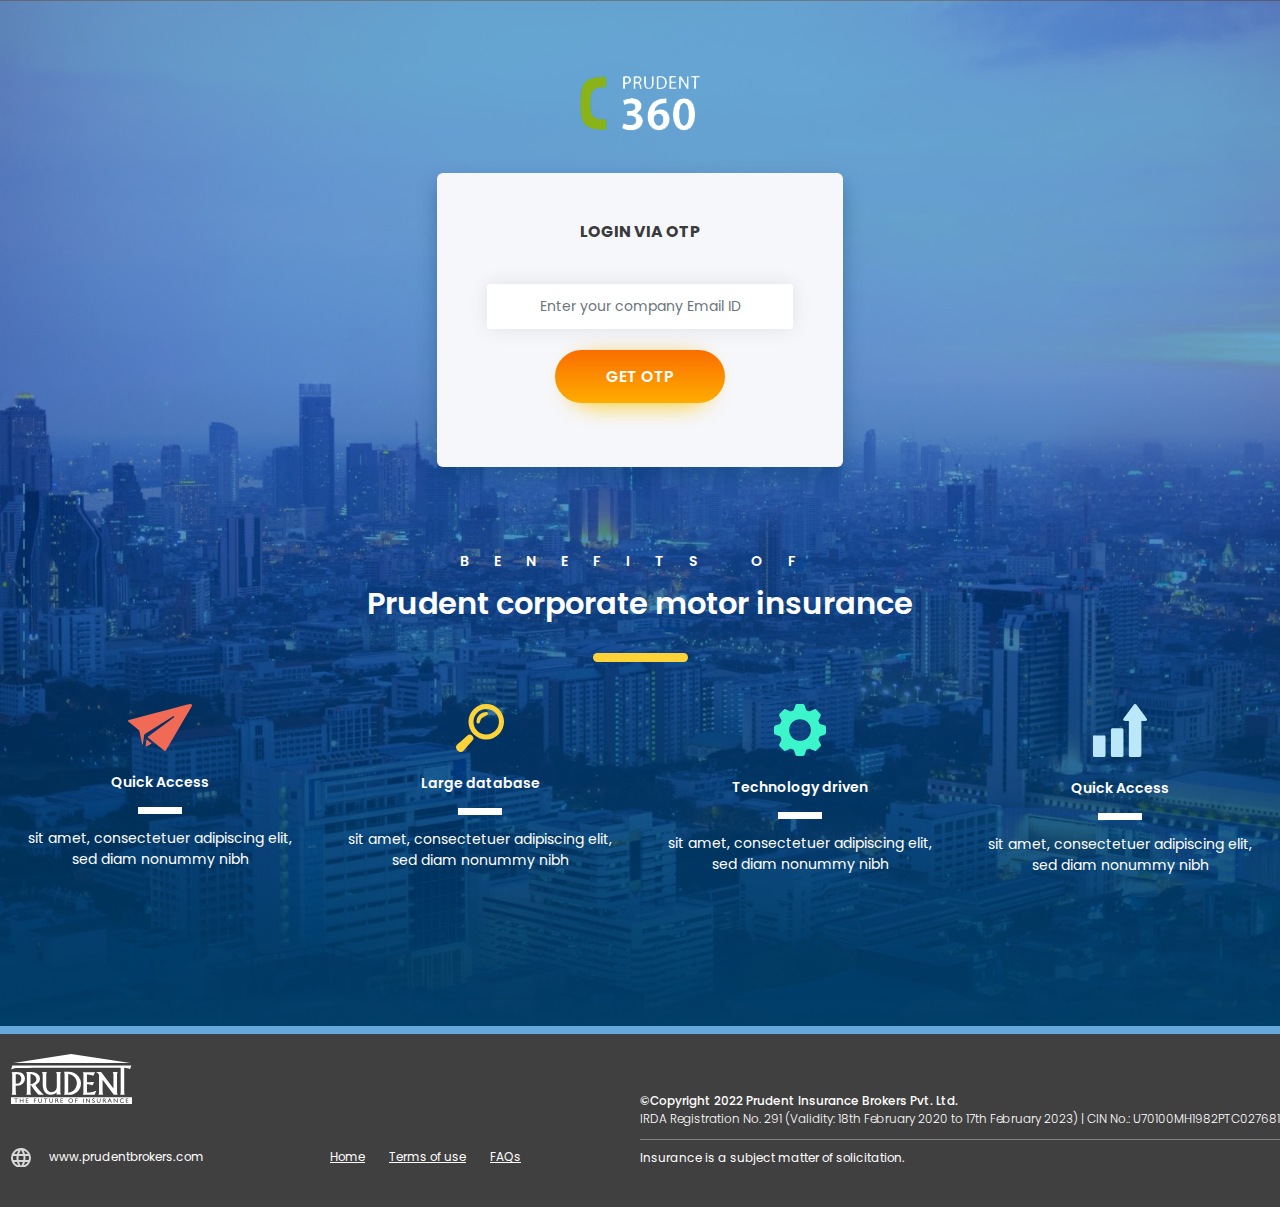
<file: Prudent1/index.html>
<!DOCTYPE html>
<html lang="en">


<!-- Mirrored from 103.35.121.184/Prudent1/ by HTTrack Website Copier/3.x [XR&CO'2014], Tue, 10 May 2022 11:31:05 GMT -->
<head>
    <meta charset="utf-8">
    <meta content="width=device-width, initial-scale=1.0" name="viewport">

    <title>Prudent</title>
    <meta content="" name="descriptison">
    <meta content="" name="keywords">

    <!-- Favicons -->
     
    <link href="assets/img/apple-touch-icon.html" rel="apple-touch-icon">

    <!-- Google Fonts -->
    <link href="https://fonts.googleapis.com/css2?family=Poppins:wght@300;400;500;600;700&amp;display=swap" rel="stylesheet">

    <!-- Vendor CSS Files -->
    <link href="assets/css/bootstrap.min.css" rel="stylesheet">
    <link rel="stylesheet" type="text/css" href="assets/css/material-design-iconic-font.min.css">

    <!-- Template Main CSS File -->
    <link href="assets/css/style.css" rel="stylesheet">
</head>

<body>



    <section class="login_section">
      <div class="container">
        <div class="row">
          <div class="col-xl-4 text-center mx-auto mb-5">
              <a href="index-2.html">
                <img src="assets/img/logo.png" class="img-fluid" alt="logo" />
              </a>
              <div class="login_box text-center mt-5">
                <div id="login">
                  <h6 class="bold-text mb-5 text-uppercase">Login via OTP</h6>
                  <input type="text" class="form-control text-center shadow" placeholder="Enter your company Email ID">
                  <a href="javascript:void(0)" id="send_otp" class="btn btn-primary mt-4 mb-3">
                    <div class="btn-text" style="min-width: 170px;">GET OTP</div>
                  </a>
                </div>
                <div id="otp_login">
                  <h6 class="medium-text mb-4 ">
                    Enter the OTP sent to your company
                    email ID naveen.n@prudentbrokers.com
                  </h6>
                  <div class="row my-5">
                    <div class="col">
                      <input type="text" class="form-control border-radius text-center shadow semibold-text grey-text" maxlength="1">
                    </div>
                    <div class="col">
                      <input type="text" class="form-control border-radius text-center shadow semibold-text grey-text" maxlength="1">
                    </div>
                    <div class="col">
                      <input type="text" class="form-control border-radius text-center shadow semibold-text grey-text" maxlength="1">
                    </div>
                    <div class="col">
                      <input type="text" class="form-control border-radius text-center shadow semibold-text grey-text" maxlength="1">
                    </div>
                  </div>
                  <a href="motor-insurance.html" class="btn btn-primary mb-3">
                    <div class="btn-text" style="min-width: 170px;">LOGIN</div>
                  </a>
                  <p class="font-14 grey-text mt-4">Haven't received an OTP? <a href="javascript:void(0)" class="grey-text">Resend</a></p>
                </div>
              </div>
          </div>       
          <div class="login_advantage mt-5 text-center white-text">
            <p class="semibold-text text-uppercase text-center" style="letter-spacing: 25px;">benefits of</p>
            <h2 class="semibold-text my-3 text-center">Prudent corporate motor insurance</h2>
            <div class="divider mb-5 mx-auto"></div>
            <ul class="row">
              <li class="col-md-6 col-lg-3 ">
                <img src="assets/img/quick.svg" alt="icon" class="img-fluid" />
                <p class="semibold-text mt-4">Quick Access</p>
                <div class="divider mx-auto my-3"></div>
                <p>sit amet, consectetuer adipiscing elit, sed diam nonummy nibh </p>
              </li>
              <li class="col-md-6 col-lg-3 ">
                <img src="assets/img/large.svg" alt="icon" class="img-fluid" />
                <p class="semibold-text mt-4">Large database</p>
                <div class="divider mx-auto my-3"></div>
                <p>sit amet, consectetuer adipiscing elit, sed diam nonummy nibh </p>
              </li>
              <li class="col-md-6 col-lg-3 ">
                <img src="assets/img/technology.svg" alt="icon" class="img-fluid" />
                <p class="semibold-text mt-4">Technology driven</p>
                <div class="divider mx-auto my-3"></div>
                <p>sit amet, consectetuer adipiscing elit, sed diam nonummy nibh </p>
              </li>
              <li class="col-md-6 col-lg-3 ">
                <img src="assets/img/seller.svg" alt="icon" class="img-fluid" />
                <p class="semibold-text mt-4">Quick Access</p>
                <div class="divider mx-auto my-3"></div>
                <p>sit amet, consectetuer adipiscing elit, sed diam nonummy nibh </p>
              </li>
            </ul>
          </div>
        </div>
      </div>
    </section>


    <!-- Footer Section -->
    <footer>
      <div class="container">
        <div class="row align-items-end">
          <div class="col-xl-3 col-md-6">
            <img src="assets/img/footer_logo.svg" class="img-fluid" alt="footer-logo">
            <div class="d-block mt-xl-5 mt-3">
              <svg xmlns="http://www.w3.org/2000/svg" width="20" height="19.953" viewBox="0 0 20 19.953">
                <g id="Group_22" data-name="Group 22" transform="translate(-274.004 -163.363)">
                  <path id="Path_72" data-name="Path 72" d="M276.931,166.29A9.951,9.951,0,1,1,274,173.34,9.637,9.637,0,0,1,276.931,166.29Zm-.679,9.063h3.372a14.534,14.534,0,0,1,0-4.028h-3.372a8.788,8.788,0,0,0,0,4.028Zm3.794-6A14.733,14.733,0,0,1,281.4,165.8a7.583,7.583,0,0,0-4.309,3.559Zm-2.951,7.963a7.579,7.579,0,0,0,4.309,3.56,14.718,14.718,0,0,1-1.358-3.56Zm9.227-1.967a10.936,10.936,0,0,0,0-4.028h-4.684a14.5,14.5,0,0,0,0,4.028Zm-2.342-9.977a13.3,13.3,0,0,0-1.873,3.981H285.9A14.245,14.245,0,0,0,283.981,165.377Zm0,15.925a14.228,14.228,0,0,0,1.92-3.981h-3.794A13.283,13.283,0,0,0,283.981,181.3Zm6.932-11.944A7.585,7.585,0,0,0,286.6,165.8a14.782,14.782,0,0,1,1.358,3.559ZM286.6,180.881a7.581,7.581,0,0,0,4.309-3.56h-2.951A14.767,14.767,0,0,1,286.6,180.881Zm1.733-5.527h3.372a7.357,7.357,0,0,0,0-4.028h-3.372a14.5,14.5,0,0,1,0,4.028Z" fill="#d9d9d9"/>
                </g>
              </svg>              
              <a href="javascript:void(0)" class="ms-3">www.prudentbrokers.com</a>
            </div>
          </div>
          <div class="col-lg-3 col-md-6 mt-4 p-0">
            <ul class="footer_list">
              <li><a href="javascript:void(0)">Home</a></li>
              <li><a href="javascript:void(0)">Terms of use</a></li>
              <li><a href="javascript:void(0)">FAQs</a></li>
            </ul>
          </div>
          <div class="col-xl-6 p-xl-0 mt-4 mt-xl-0">
            <p class="light-text">
             <span class="medium-text d-block"> ©Copyright 2022 Prudent Insurance Brokers Pvt. Ltd.</span>
              IRDA Registration No. 291 (Validity: 18th February 2020 to 17th February 2023) | CIN No.: U70100MH1982PTC027681
            </p>
            <div class="divider-footer"></div>
            <p>Insurance is a subject matter of solicitation.</p>
          </div>
        </div>
      </div>
    </footer>


    <div class="modal fade" id="quote_modal" data-bs-backdrop="static" data-bs-keyboard="false" tabindex="-1" aria-labelledby="staticBackdropLabel" aria-hidden="true">
      <div class="modal-dialog modal-dialog-centered modal-xl">
        <div class="modal-content">
            
            <div class="row">
              <div class="col-xl-4"> 
                <div class="quote_left_bg py-3">
                    <button type="button" class="btn-close mb-3" data-bs-dismiss="modal" aria-label="Close">
                      <svg xmlns="http://www.w3.org/2000/svg" width="29" height="26" viewBox="0 0 29 26" >
                        <text id="_" data-name="" fill="#65aada" font-size="26" font-family="Material-Design-Iconic-Font"><tspan x="0" y="23"></tspan></text>
                      </svg>
                    </button>
                    <h5 class="semibold-text blue-dark-text mt-3">Your car details</h5>
                    <div class="left_divider"></div>
                    <img src="assets/img/quote-car.svg" class="img-fluid" alt="car"  >
                    <div class="car_detail_box my-4">
                      <ul>
                        <li><h5 class="semibold-text">HONDA</h5></li>
                        <li><h5 class="semibold-text">WRV</h5></li>
                        <li>I-DTEC, Diesel</li>
                        <li>KA02 MP4407</li>
                        <li>Registration: 2019</li>
                      </ul>
                    </div>
                </div>
              </div>
              <div class="col-xl-8 px-5">
                <div class="mt-3 text-end d-block">
                  <button type="button" class="btn-close" data-bs-dismiss="modal" aria-label="Close">
                      <svg xmlns="http://www.w3.org/2000/svg" width="16" height="16" viewBox="0 0 17.305 17.305">
                        <g id="Group_479" data-name="Group 479" transform="translate(-132.885 -416.219)">
                          <path id="Path_292" data-name="Path 292" d="M150.19,418.35l-6.5,6.5,6.5,6.5-2.182,2.182-6.5-6.5-6.5,6.5-2.131-2.132,6.5-6.5-6.5-6.5,2.182-2.182,6.5,6.5,6.5-6.5Z" transform="translate(0 0)" fill="#d9d9d9"></path>
                        </g>
                      </svg>                  
                  </button>
                </div>
                <h2 class="blue-dark-text semibold-text mt-3">Just a click away to view quotes</h2>
                <div class="form-group mt-4">
                  <h5 class="semibold-text mb-3">Vehicle Owner Type</h5>
                  <div class="form-check form-check-inline  form-check-radio mt-2 pt-1">
                    <input class="form-check-input" type="radio" name="inlineRadioOptions" id="inlineRadio1" value="option1" checked>
                    <div class="check"></div>
                    <label class="form-check-label" for="inlineRadio1">Individual</label>
                  </div>
                  <div class="form-check form-check-inline  form-check-radio mt-2 pt-1">
                    <input class="form-check-input" type="radio" name="inlineRadioOptions" id="inlineRadio2" value="option2">
                    <div class="check"></div>
                    <label class="form-check-label" for="inlineRadio2">Organisation</label>
                  </div>
                </div>
                <div class="form-group mt-4">
                  <h5 class="semibold-text mb-3">Has your Policy Expired?</h5>
                  <div class="form-check form-check-inline  form-check-radio mt-2 pt-1">
                    <input class="form-check-input" type="radio" name="inlineRadioOptions2" id="inlineRadio3" value="option3" checked>
                    <div class="check"></div>
                    <label class="form-check-label" for="inlineRadio3">Not Expired</label>
                  </div>
                  <div class="form-check form-check-inline  form-check-radio mt-2 pt-1">
                    <input class="form-check-input" type="radio" name="inlineRadioOptions2" id="inlineRadio4" value="option4">
                    <div class="check"></div>
                    <label class="form-check-label" for="inlineRadio4">Expired</label>
                  </div>
                </div>
                <div class="form-group mt-4">
                  <h5 class="semibold-text mb-3">Have you made claim in the previous year?</h5>
                  <div class="form-check form-check-inline  form-check-radio mt-2 pt-1">
                    <input class="form-check-input" type="radio" name="inlineRadioOptions3" id="inlineRadio5" value="option5" checked>
                    <div class="check"></div>
                    <label class="form-check-label" for="inlineRadio5">Yes</label>
                  </div>
                  <div class="form-check form-check-inline  form-check-radio mt-2 pt-1">
                    <input class="form-check-input" type="radio" name="inlineRadioOptions3" id="inlineRadio6" value="option6">
                    <div class="check"></div>
                    <label class="form-check-label" for="inlineRadio6">No</label>
                  </div>
                </div>
                <div class="form-group mt-4">
                  <input type="text" class="form-control phone icon border" placeholder="Enter your Phone number">
                </div>
                
                <a href="result.html" class="btn btn-primary my-5">
                  <div class="btn-text">VIEW QUOTES</div>
                </a>
              </div>
            </div>
         
         
           
           
         
        </div>
      </div>
    </div>


    <!-- Vendor JS Files -->
    <script src="assets/js/jquery.min.js"></script>
    <script src="assets/js/bootstrap.bundle.min.js"></script>


    <!-- Template Main JS File -->
    <script src="assets/js/main.js"></script>

</body>


<!-- Mirrored from 103.35.121.184/Prudent1/ by HTTrack Website Copier/3.x [XR&CO'2014], Tue, 10 May 2022 11:31:12 GMT -->
</html>
</file>
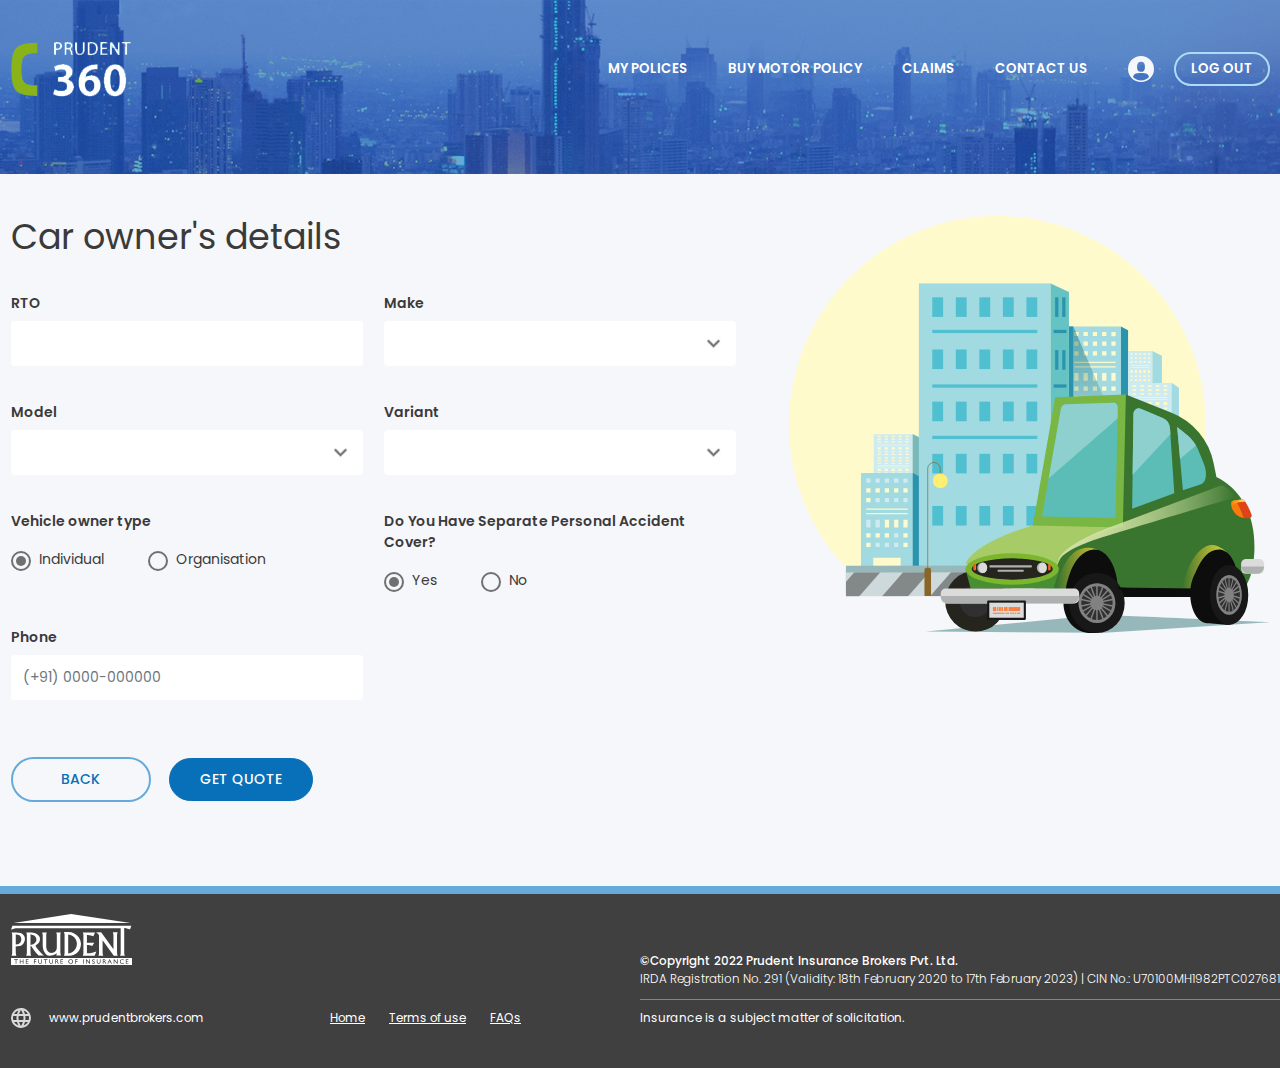
<file: Prudent1/brand-new.html>
<!DOCTYPE html>
<html lang="en">


<!-- Mirrored from 103.35.121.184/Prudent1/brand-new.html by HTTrack Website Copier/3.x [XR&CO'2014], Tue, 10 May 2022 11:32:01 GMT -->
<head>
    <meta charset="utf-8">
    <meta content="width=device-width, initial-scale=1.0" name="viewport">

    <title>Prudent</title>
    <meta content="" name="descriptison">
    <meta content="" name="keywords">

    <!-- Favicons -->
     
    <link href="assets/img/apple-touch-icon.html" rel="apple-touch-icon">

    <!-- Google Fonts -->
    <link href="https://fonts.googleapis.com/css2?family=Poppins:wght@300;400;500;600;700&amp;display=swap" rel="stylesheet">

    <!-- Vendor CSS Files -->
    <link href="assets/css/bootstrap.min.css" rel="stylesheet">
    <link rel="stylesheet" type="text/css" href="assets/css/material-design-iconic-font.min.css">

    <!-- Template Main CSS File -->
    <link href="assets/css/style.css" rel="stylesheet">
</head>

<body>


    

    <!-- Header -->
    <header class="header_image">
        <div class="container">
            <div class="header_box">
                <div class="row">
                    <div class="col-md-12">
                        <nav class="navbar navbar-expand-xl justify-content-between">                            
                              <a class="navbar-brand" href="index-2.html">
                                <img src="assets/img/logo.png" class="img-fluid" alt="logo" />
                              </a>
                              <button class="navbar-toggler" type="button" data-bs-toggle="collapse" data-bs-target="#navbarNav" aria-controls="navbarNav" aria-expanded="false" aria-label="Toggle navigation">
                                <svg xmlns="http://www.w3.org/2000/svg" width="32" height="32" viewBox="0 0 24 24" fill="none" stroke="currentColor" stroke-width="2" stroke-linecap="round" stroke-linejoin="round" class="feather feather-align-right"><line x1="21" y1="10" x2="7" y2="10"></line><line x1="21" y1="6" x2="3" y2="6"></line><line x1="21" y1="14" x2="3" y2="14"></line><line x1="21" y1="18" x2="7" y2="18"></line></svg>
                              </button>
                              <div class="collapse navbar-collapse" id="navbarNav">
                                <ul class="navbar-nav">
                                  <li class="nav-item">
                                    <a class="nav-link" href="policies.html">MY POLICES</a>
                                  </li>
                                  <li class="nav-item">
                                    <a class="nav-link" href="quote.html">BUY MOTOR POLICY</a>
                                  </li>
                                  <li class="nav-item">
                                    <a class="nav-link" href="claim.html">CLAIMS</a>
                                  </li>
                                  <li class="nav-item">
                                    <a class="nav-link" href="contact.html">CONTACT US</a>
                                  </li>
                                  <li class="nav-item dropdown">
                                    <a class="nav-link dropdown-toggle py-1" href="javascript:void(0)" id="navbarDropdown" role="button" data-bs-toggle="dropdown" aria-expanded="false">
                                        <svg xmlns="http://www.w3.org/2000/svg" width="26.002" height="26.001" viewBox="0 0 26.002 26.001">
                                            <path id="Subtraction_9" data-name="Subtraction 9" d="M-8439,5967a12.918,12.918,0,0,1-9.193-3.808A12.919,12.919,0,0,1-8452,5954a12.917,12.917,0,0,1,3.808-9.192A12.918,12.918,0,0,1-8439,5941a12.914,12.914,0,0,1,9.193,3.808A12.917,12.917,0,0,1-8426,5954a12.919,12.919,0,0,1-3.808,9.193A12.914,12.914,0,0,1-8439,5967Zm.018-8.905c-1.134,0-2.282.012-3.413.037a4.827,4.827,0,0,0-4.631,3.871,10.97,10.97,0,0,0,8.026,3.447,10.966,10.966,0,0,0,8.041-3.462,4.955,4.955,0,0,0-4.668-3.856C-8436.72,5958.107-8437.849,5958.1-8438.982,5958.1Zm-.091-11.329a3.783,3.783,0,0,0-3.662,3.005,14.721,14.721,0,0,0-.114,3.509,3.813,3.813,0,0,0,3.54,3.57,3.341,3.341,0,0,0,.354.017,3.814,3.814,0,0,0,3.707-2.976,8.9,8.9,0,0,0,.117-1.434c0-.052,0-.3,0-.543v-.182c0-.162,0-.3,0-.356.013-.312.009-.639-.01-.974a3.913,3.913,0,0,0-3.583-3.621c-.091-.007-.211-.015-.333-.015Z" transform="translate(8452.001 -5940.999)" fill="#f6f7fb"/>
                                          </svg> 
                                    </a>
                                    <ul class="dropdown-menu" aria-labelledby="navbarDropdown">
                                      <li><a class="dropdown-item" href="javascript:void(0)">Action</a></li>
                                      <li><a class="dropdown-item" href="javascript:void(0)">Another action</a></li>
                                      <li><hr class="dropdown-divider"></li>
                                      <li><a class="dropdown-item" href="javascript:void(0)">Something else here</a></li>
                                    </ul>
                                  </li>
                                  <li class="nav-item">
                                    <a class="nav-link logout-btn m-xl-0 mt-2" href="javascript:void(0)">
                                        LOG OUT
                                    </a>
                                  </li>
                                </ul>
                              </div>
                          </nav>
                    </div>
                </div>
            </div>
        </div>
    </header>

    <!-- Middle Section -->

    <section class="py-5 mb-5">
      <div class="container">
        <div class="row">
          <div class="col-xl-5 ps-xl-5 text-center text-xl-left order-xl-2 mb-xl-0 mb-5">
            <img src="assets/img/brand-new.svg" class="img-fluid" alt="Quotes"   />
          </div>
          <div class="col-xl-7">
            <h1 class="regular-text mb-3">Car owner's details</h1>
            <div class="row">
              <div class="col-lg-6">
                <div class="form-group mt-4">
                  <label class="form-label">RTO</label>
                  <input type="text" class="form-control">
                </div>
              </div>
              <div class="col-lg-6">
                <div class="form-group mt-4">
                  <label class="form-label">Make</label>
                  <select class="form-control">
                    <option selected></option>
                    <option>Honda</option>
                    <option>Kia</option>
                  </select>
                </div>
              </div>
              <div class="col-lg-6">
                <div class="form-group mt-4">
                  <label class="form-label">Model</label>
                  <select class="form-control">
                    <option selected></option>
                    <option>Amaze</option>
                    <option>City</option>
                  </select>
                </div>
              </div>
              <div class="col-lg-6">
                <div class="form-group mt-4">
                  <label class="form-label">Variant</label>
                  <select class="form-control">
                    <option selected></option>
                    <option>1.5 Diesel</option>
                    <option>1.2 Petrol</option>
                  </select>
                </div>
              </div>
              <div class="col-lg-6">
                <div class="form-group mt-4">
                  <label class="form-label">Vehicle owner type</label>
                  <div class="form-check form-check-inline form-check-radio mt-2 pt-1">
                    <input class="form-check-input" type="radio" name="inlineRadioOptions1" id="inlineRadio1" value="option5" checked>
                    <div class="check"></div>
                    <label class="form-check-label" for="inlineRadio1">Individual</label>
                  </div>
                  <div class="form-check form-check-inline form-check-radio mt-2 pt-1">
                    <input class="form-check-input" type="radio" name="inlineRadioOptions1" id="inlineRadio2" value="option6">
                    <div class="check"></div>
                    <label class="form-check-label" for="inlineRadio2">Organisation</label>
                  </div>
                </div>
              </div>
              <div class="col-lg-6">
                <div class="form-group mt-4">
                  <label class="form-label">Do You Have Separate Personal Accident Cover?</label>
                  <div class="form-check form-check-inline form-check-radio mt-2 pt-1">
                    <input class="form-check-input" type="radio" name="inlineRadioOptions2" id="inlineRadio3" value="option5" checked>
                    <div class="check"></div>
                    <label class="form-check-label" for="inlineRadio3">Yes</label>
                  </div>
                  <div class="form-check form-check-inline form-check-radio mt-2 pt-1">
                    <input class="form-check-input" type="radio" name="inlineRadioOptions2" id="inlineRadio4" value="option6">
                    <div class="check"></div>
                    <label class="form-check-label" for="inlineRadio4">No</label>
                  </div>
                </div>
              </div>
              <div class="col-lg-6">
                <div class="form-group mt-4">
                  <label class="form-label">Phone</label>
                  <input type="text" class="form-control" placeholder="(+91) 0000-000000">
                </div>
              </div>
              <div class="col-lg-12 mt-4">
                  <a href="quote.html" class="btn btn-secondary border mt-4 text-uppercase me-3">Back</a>
                  <a href="result.html" class="btn btn-secondary mt-4 text-uppercase">Get Quote</a>    
              </div>
            </div>
          </div>
         
        </div>
      </div>
    </section>


    <!-- Footer Section -->
    <footer>
      <div class="container">
        <div class="row align-items-end">
          <div class="col-xl-3 col-md-6">
            <img src="assets/img/footer_logo.svg" class="img-fluid" alt="footer-logo">
            <div class="d-block mt-xl-5 mt-3">
              <svg xmlns="http://www.w3.org/2000/svg" width="20" height="19.953" viewBox="0 0 20 19.953">
                <g id="Group_22" data-name="Group 22" transform="translate(-274.004 -163.363)">
                  <path id="Path_72" data-name="Path 72" d="M276.931,166.29A9.951,9.951,0,1,1,274,173.34,9.637,9.637,0,0,1,276.931,166.29Zm-.679,9.063h3.372a14.534,14.534,0,0,1,0-4.028h-3.372a8.788,8.788,0,0,0,0,4.028Zm3.794-6A14.733,14.733,0,0,1,281.4,165.8a7.583,7.583,0,0,0-4.309,3.559Zm-2.951,7.963a7.579,7.579,0,0,0,4.309,3.56,14.718,14.718,0,0,1-1.358-3.56Zm9.227-1.967a10.936,10.936,0,0,0,0-4.028h-4.684a14.5,14.5,0,0,0,0,4.028Zm-2.342-9.977a13.3,13.3,0,0,0-1.873,3.981H285.9A14.245,14.245,0,0,0,283.981,165.377Zm0,15.925a14.228,14.228,0,0,0,1.92-3.981h-3.794A13.283,13.283,0,0,0,283.981,181.3Zm6.932-11.944A7.585,7.585,0,0,0,286.6,165.8a14.782,14.782,0,0,1,1.358,3.559ZM286.6,180.881a7.581,7.581,0,0,0,4.309-3.56h-2.951A14.767,14.767,0,0,1,286.6,180.881Zm1.733-5.527h3.372a7.357,7.357,0,0,0,0-4.028h-3.372a14.5,14.5,0,0,1,0,4.028Z" fill="#d9d9d9"/>
                </g>
              </svg>              
              <a href="javascript:void(0)" class="ms-3">www.prudentbrokers.com</a>
            </div>
          </div>
          <div class="col-lg-3 col-md-6 mt-4 p-0">
            <ul class="footer_list">
              <li><a href="javascript:void(0)">Home</a></li>
              <li><a href="javascript:void(0)">Terms of use</a></li>
              <li><a href="javascript:void(0)">FAQs</a></li>
            </ul>
          </div>
          <div class="col-xl-6 p-xl-0 mt-4 mt-xl-0">
            <p class="light-text">
             <span class="medium-text d-block"> ©Copyright 2022 Prudent Insurance Brokers Pvt. Ltd.</span>
              IRDA Registration No. 291 (Validity: 18th February 2020 to 17th February 2023) | CIN No.: U70100MH1982PTC027681
            </p>
            <div class="divider-footer"></div>
            <p>Insurance is a subject matter of solicitation.</p>
          </div>
        </div>
      </div>
    </footer>





    <!-- Vendor JS Files -->
    <script src="assets/js/jquery.min.js"></script>
    <script src="assets/js/bootstrap.bundle.min.js"></script>


    <!-- Template Main JS File -->
    <script src="assets/js/main.js"></script>

</body>


<!-- Mirrored from 103.35.121.184/Prudent1/brand-new.html by HTTrack Website Copier/3.x [XR&CO'2014], Tue, 10 May 2022 11:32:01 GMT -->
</html>
</file>
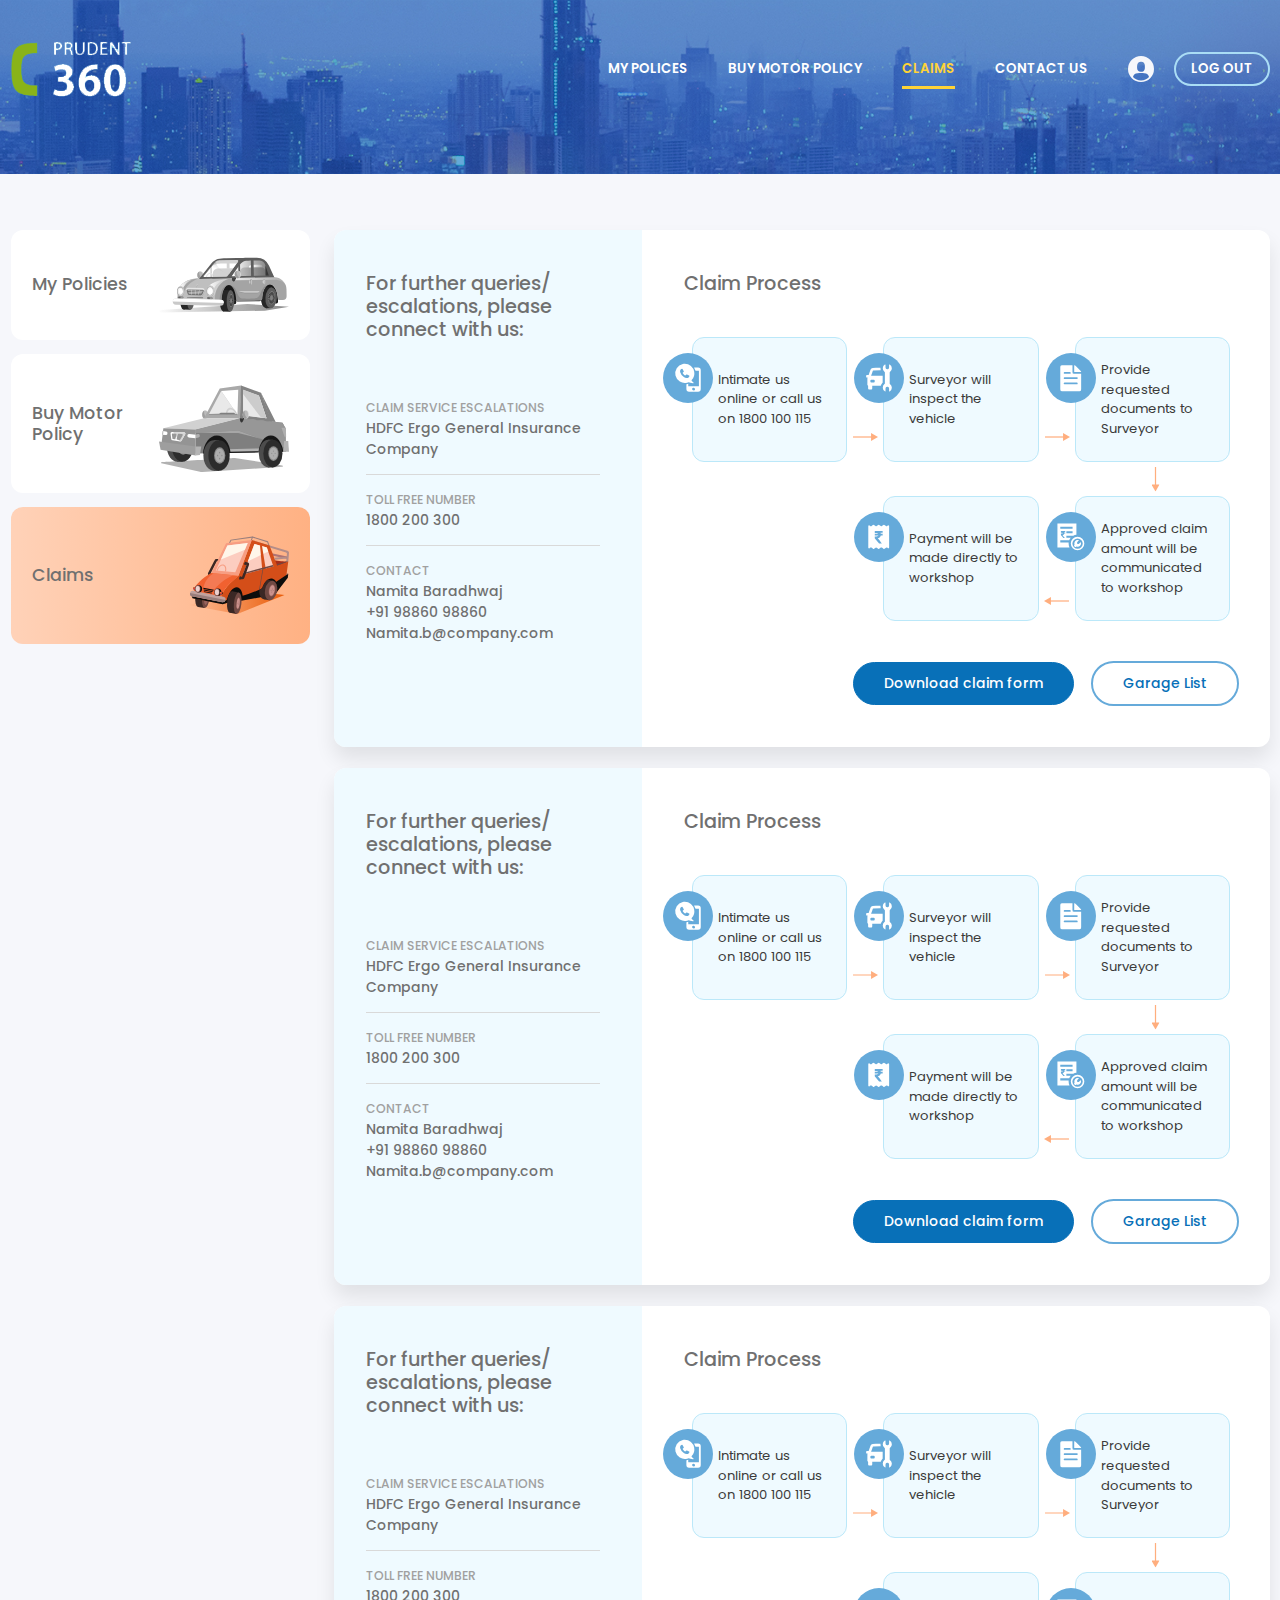
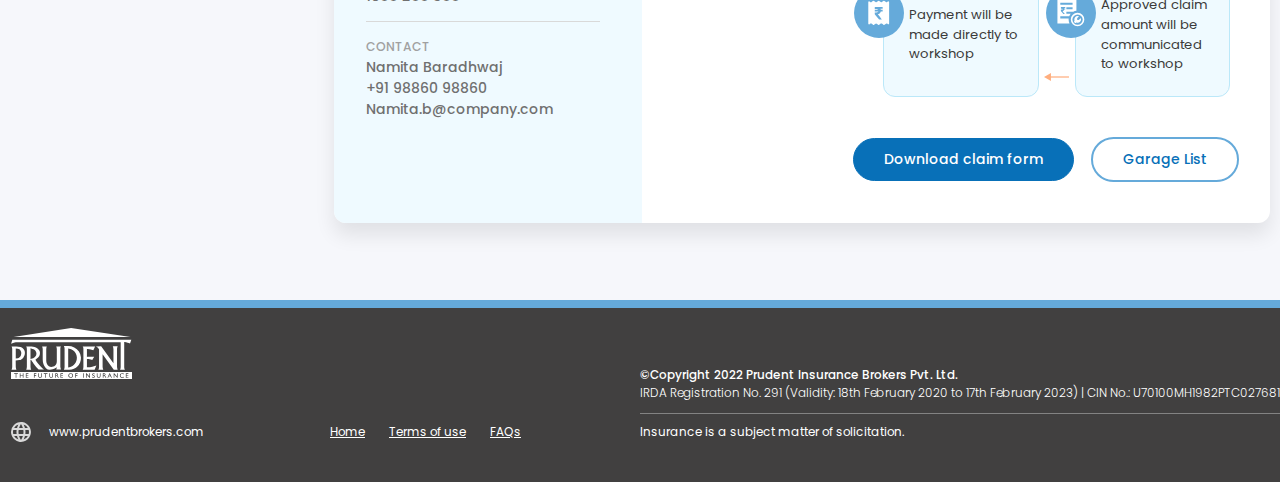
<file: Prudent1/claim.html>
<!DOCTYPE html>
<html lang="en">


<!-- Mirrored from 103.35.121.184/Prudent1/claim.html by HTTrack Website Copier/3.x [XR&CO'2014], Tue, 10 May 2022 11:31:58 GMT -->
<head>
    <meta charset="utf-8">
    <meta content="width=device-width, initial-scale=1.0" name="viewport">

    <title>Prudent</title>
    <meta content="" name="descriptison">
    <meta content="" name="keywords">

    <!-- Favicons -->
     
    <link href="assets/img/apple-touch-icon.html" rel="apple-touch-icon">

    <!-- Google Fonts -->
    <link href="https://fonts.googleapis.com/css2?family=Poppins:wght@300;400;500;600;700&amp;display=swap" rel="stylesheet">

    <!-- Vendor CSS Files -->
    <link href="assets/css/bootstrap.min.css" rel="stylesheet">
    <link rel="stylesheet" type="text/css" href="assets/css/material-design-iconic-font.min.css">

    <!-- Template Main CSS File -->
    <link href="assets/css/style.css" rel="stylesheet">
</head>

<body>


    

    <!-- Header -->
    <header class="header_image">
        <div class="container">
            <div class="header_box">
                <div class="row">
                    <div class="col-md-12">
                        <nav class="navbar navbar-expand-xl justify-content-between">                            
                              <a class="navbar-brand" href="index-2.html">
                                <img src="assets/img/logo.png" class="img-fluid" alt="logo" />
                              </a>
                              <button class="navbar-toggler" type="button" data-bs-toggle="collapse" data-bs-target="#navbarNav" aria-controls="navbarNav" aria-expanded="false" aria-label="Toggle navigation">
                                <svg xmlns="http://www.w3.org/2000/svg" width="32" height="32" viewBox="0 0 24 24" fill="none" stroke="currentColor" stroke-width="2" stroke-linecap="round" stroke-linejoin="round" class="feather feather-align-right"><line x1="21" y1="10" x2="7" y2="10"></line><line x1="21" y1="6" x2="3" y2="6"></line><line x1="21" y1="14" x2="3" y2="14"></line><line x1="21" y1="18" x2="7" y2="18"></line></svg>
                              </button>
                              <div class="collapse navbar-collapse" id="navbarNav">
                                <ul class="navbar-nav">
                                  <li class="nav-item">
                                    <a class="nav-link" href="policies.html">MY POLICES</a>
                                  </li>
                                  <li class="nav-item">
                                    <a class="nav-link" href="quote.html">BUY MOTOR POLICY</a>
                                  </li>
                                  <li class="nav-item">
                                    <a class="nav-link active" href="claim.html">CLAIMS</a>
                                  </li>
                                  <li class="nav-item">
                                    <a class="nav-link" href="contact.html">CONTACT US</a>
                                  </li>
                                  <li class="nav-item dropdown">
                                    <a class="nav-link dropdown-toggle py-1" href="javascript:void(0)" id="navbarDropdown" role="button" data-bs-toggle="dropdown" aria-expanded="false">
                                        <svg xmlns="http://www.w3.org/2000/svg" width="26.002" height="26.001" viewBox="0 0 26.002 26.001">
                                            <path id="Subtraction_9" data-name="Subtraction 9" d="M-8439,5967a12.918,12.918,0,0,1-9.193-3.808A12.919,12.919,0,0,1-8452,5954a12.917,12.917,0,0,1,3.808-9.192A12.918,12.918,0,0,1-8439,5941a12.914,12.914,0,0,1,9.193,3.808A12.917,12.917,0,0,1-8426,5954a12.919,12.919,0,0,1-3.808,9.193A12.914,12.914,0,0,1-8439,5967Zm.018-8.905c-1.134,0-2.282.012-3.413.037a4.827,4.827,0,0,0-4.631,3.871,10.97,10.97,0,0,0,8.026,3.447,10.966,10.966,0,0,0,8.041-3.462,4.955,4.955,0,0,0-4.668-3.856C-8436.72,5958.107-8437.849,5958.1-8438.982,5958.1Zm-.091-11.329a3.783,3.783,0,0,0-3.662,3.005,14.721,14.721,0,0,0-.114,3.509,3.813,3.813,0,0,0,3.54,3.57,3.341,3.341,0,0,0,.354.017,3.814,3.814,0,0,0,3.707-2.976,8.9,8.9,0,0,0,.117-1.434c0-.052,0-.3,0-.543v-.182c0-.162,0-.3,0-.356.013-.312.009-.639-.01-.974a3.913,3.913,0,0,0-3.583-3.621c-.091-.007-.211-.015-.333-.015Z" transform="translate(8452.001 -5940.999)" fill="#f6f7fb"/>
                                          </svg> 
                                    </a>
                                    <ul class="dropdown-menu" aria-labelledby="navbarDropdown">
                                      <li><a class="dropdown-item" href="javascript:void(0)">Action</a></li>
                                      <li><a class="dropdown-item" href="javascript:void(0)">Another action</a></li>
                                      <li><hr class="dropdown-divider"></li>
                                      <li><a class="dropdown-item" href="javascript:void(0)">Something else here</a></li>
                                    </ul>
                                  </li>
                                  <li class="nav-item">
                                    <a class="nav-link logout-btn m-xl-0 mt-2" href="javascript:void(0)">
                                        LOG OUT
                                    </a>
                                  </li>
                                </ul>
                              </div>
                          </nav>
                    </div>
                </div>
            </div>
        </div>
    </header>

    <!-- Middle Section -->

    <section class="policy_sec py-5 my-3">
      <div class="container">
        <div class="row">
          <div class="col-xl-3">
            <div class="policies_tab">
              <ul>
                <li>
                  <a href="policies.html" class="w-100 d-flex justify-content-between align-items-center p-4 grey-text border-radius">
                    <h5 class="text-capitalize">my Policies</h5>
                    <img src="assets/img/policy-tab.svg" alt="icon" class="img-fluid">
                  </a>
                </li>
                <li class="my-3">
                  <a href="quote.html" class="w-100 d-flex justify-content-between align-items-center p-4 grey-text border-radius">
                    <h5 class="text-capitalize">Buy Motor Policy</h5>
                    <img src="assets/img/buy-policy-tab.svg" alt="icon" class="img-fluid">
                  </a>
                </li>
                <li class="mb-5">
                  <a href="claim.html" class="w-100 d-flex justify-content-between align-items-center p-4 grey-text border-radius active claim_tab">
                    <h5 class="text-capitalize">Claims</h5>
                    <img src="assets/img/claim-tab.svg" alt="icon" class="img-fluid">
                  </a>
                </li>
              </ul>
            </div>
          </div>
          <div class="col-xl-9 ps-lg-3">
            <div class="claim_box border-radius overflow-hidden mb-4">
              <div class="row">
                <div class="col-lg-4 p-5 claim_box_left">
                  <h4 class="grey-text medium-text mb-5">
                    For further queries/
                    escalations, please
                    connect with us:
                  </h4>
                  <div class="accordin_list py-3">
                    <label class="font-14 medium-text text-uppercase">claim service escalations</label>
                    <p class="medium-text grey-text">HDFC Ergo General Insurance Company</p>
                  </div>
                  <div class="accordin_list py-3">
                    <label class="font-14 medium-text text-uppercase">Toll free number</label>
                    <p class="medium-text grey-text">1800 200 300</p>
                  </div>
                  <div class="accordin_list py-3">
                    <label class="font-14 medium-text text-uppercase">contact</label>
                    <p class="medium-text grey-text">
                      Namita Baradhwaj <br/>
                      +91 98860 98860 <br/>
                      Namita.b@company.com
                    </p>
                  </div>
                </div>
                <div class="col-lg-8 p-md-5 p-5 pe-4">
                  <h4 class="grey-text medium-text">Claim Process</h4>
                  <div class="claim_item_list mt-5">
                    <ul class="row justify-content-end">
                      <li class="col-md-4">
                        <div class="claim_item_box border-radius">
                          <img src="assets/img/claim-step1.svg" class="img-fluid" alt="icon">
                          <div class="font-15 d-flex align-items-center h-100">
                            Intimate us online or call us on 1800 100 115
                          </div>
                        </div>
                      </li>
                      <li class="col-md-4">
                        <div class="claim_item_box border-radius">
                          <img src="assets/img/claim-step2.svg" class="img-fluid" alt="icon">
                          <div class="font-15 d-flex align-items-center h-100">
                            Surveyor will inspect the vehicle
                          </div>
                        </div>
                      </li>
                      <li class="col-md-4">
                        <div class="claim_item_box border-radius">
                          <img src="assets/img/claim-step3.svg" class="img-fluid" alt="icon">
                          <div class="font-15 d-flex align-items-center h-100">
                            Provide requested documents to Surveyor
                          </div>
                        </div>
                      </li>
                      <li class="col-md-4 order-last">
                        <div class="claim_item_box border-radius">
                          <img src="assets/img/claim-step5.svg" class="img-fluid" alt="icon">
                          <div class="font-15 d-flex align-items-center h-100">
                            Payment will be made directly to workshop
                          </div>
                        </div>
                      </li>
                      <li class="col-md-4 order-md-last">
                        <div class="claim_item_box border-radius">
                          <img src="assets/img/claim-step4.svg" class="img-fluid" alt="icon">
                          <div class="font-15 d-flex align-items-center h-100">
                            Approved claim amount will be communicated to workshop
                          </div>
                        </div>
                      </li>
                    </ul>
                  </div>
                  <div class="d-block text-center text-xl-end">
                    <button class="btn btn-secondary me-3 mt-2">Download claim form</button>
                    <a href="javascript:void(0)" class="btn buy_btn mt-2">
                      <div class="btn-text">Garage List</div>
                    </a>
                  </div>
                </div>
              </div>
            </div> 
            <div class="claim_box border-radius overflow-hidden mb-4">
              <div class="row">
                <div class="col-lg-4 p-5 claim_box_left">
                  <h4 class="grey-text medium-text mb-5">
                    For further queries/
                    escalations, please
                    connect with us:
                  </h4>
                  <div class="accordin_list py-3">
                    <label class="font-14 medium-text text-uppercase">claim service escalations</label>
                    <p class="medium-text grey-text">HDFC Ergo General Insurance Company</p>
                  </div>
                  <div class="accordin_list py-3">
                    <label class="font-14 medium-text text-uppercase">Toll free number</label>
                    <p class="medium-text grey-text">1800 200 300</p>
                  </div>
                  <div class="accordin_list py-3">
                    <label class="font-14 medium-text text-uppercase">contact</label>
                    <p class="medium-text grey-text">
                      Namita Baradhwaj <br/>
                      +91 98860 98860 <br/>
                      Namita.b@company.com
                    </p>
                  </div>
                </div>
                <div class="col-lg-8 p-md-5 p-5 pe-4">
                  <h4 class="grey-text medium-text">Claim Process</h4>
                  <div class="claim_item_list mt-5">
                    <ul class="row justify-content-end">
                      <li class="col-md-4">
                        <div class="claim_item_box border-radius">
                          <img src="assets/img/claim-step1.svg" class="img-fluid" alt="icon">
                          <div class="font-15 d-flex align-items-center h-100">
                            Intimate us online or call us on 1800 100 115
                          </div>
                        </div>
                      </li>
                      <li class="col-md-4">
                        <div class="claim_item_box border-radius">
                          <img src="assets/img/claim-step2.svg" class="img-fluid" alt="icon">
                          <div class="font-15 d-flex align-items-center h-100">
                            Surveyor will inspect the vehicle
                          </div>
                        </div>
                      </li>
                      <li class="col-md-4">
                        <div class="claim_item_box border-radius">
                          <img src="assets/img/claim-step3.svg" class="img-fluid" alt="icon">
                          <div class="font-15 d-flex align-items-center h-100">
                            Provide requested documents to Surveyor
                          </div>
                        </div>
                      </li>
                      <li class="col-md-4 order-last">
                        <div class="claim_item_box border-radius">
                          <img src="assets/img/claim-step5.svg" class="img-fluid" alt="icon">
                          <div class="font-15 d-flex align-items-center h-100">
                            Payment will be made directly to workshop
                          </div>
                        </div>
                      </li>
                      <li class="col-md-4 order-md-last">
                        <div class="claim_item_box border-radius">
                          <img src="assets/img/claim-step4.svg" class="img-fluid" alt="icon">
                          <div class="font-15 d-flex align-items-center h-100">
                            Approved claim amount will be communicated to workshop
                          </div>
                        </div>
                      </li>
                    </ul>
                  </div>
                  <div class="d-block text-center text-xl-end">
                    <button class="btn btn-secondary me-3 mt-2">Download claim form</button>
                    <a href="javascript:void(0)" class="btn buy_btn mt-2">
                      <div class="btn-text">Garage List</div>
                    </a>
                  </div>
                </div>
              </div>
            </div>    
            <div class="claim_box border-radius overflow-hidden mb-4">
              <div class="row">
                <div class="col-lg-4 p-5 claim_box_left">
                  <h4 class="grey-text medium-text mb-5">
                    For further queries/
                    escalations, please
                    connect with us:
                  </h4>
                  <div class="accordin_list py-3">
                    <label class="font-14 medium-text text-uppercase">claim service escalations</label>
                    <p class="medium-text grey-text">HDFC Ergo General Insurance Company</p>
                  </div>
                  <div class="accordin_list py-3">
                    <label class="font-14 medium-text text-uppercase">Toll free number</label>
                    <p class="medium-text grey-text">1800 200 300</p>
                  </div>
                  <div class="accordin_list py-3">
                    <label class="font-14 medium-text text-uppercase">contact</label>
                    <p class="medium-text grey-text">
                      Namita Baradhwaj <br/>
                      +91 98860 98860 <br/>
                      Namita.b@company.com
                    </p>
                  </div>
                </div>
                <div class="col-lg-8 p-md-5 p-5 pe-4">
                  <h4 class="grey-text medium-text">Claim Process</h4>
                  <div class="claim_item_list mt-5">
                    <ul class="row justify-content-end">
                      <li class="col-md-4">
                        <div class="claim_item_box border-radius">
                          <img src="assets/img/claim-step1.svg" class="img-fluid" alt="icon">
                          <div class="font-15 d-flex align-items-center h-100">
                            Intimate us online or call us on 1800 100 115
                          </div>
                        </div>
                      </li>
                      <li class="col-md-4">
                        <div class="claim_item_box border-radius">
                          <img src="assets/img/claim-step2.svg" class="img-fluid" alt="icon">
                          <div class="font-15 d-flex align-items-center h-100">
                            Surveyor will inspect the vehicle
                          </div>
                        </div>
                      </li>
                      <li class="col-md-4">
                        <div class="claim_item_box border-radius">
                          <img src="assets/img/claim-step3.svg" class="img-fluid" alt="icon">
                          <div class="font-15 d-flex align-items-center h-100">
                            Provide requested documents to Surveyor
                          </div>
                        </div>
                      </li>
                      <li class="col-md-4 order-last">
                        <div class="claim_item_box border-radius">
                          <img src="assets/img/claim-step5.svg" class="img-fluid" alt="icon">
                          <div class="font-15 d-flex align-items-center h-100">
                            Payment will be made directly to workshop
                          </div>
                        </div>
                      </li>
                      <li class="col-md-4 order-md-last">
                        <div class="claim_item_box border-radius">
                          <img src="assets/img/claim-step4.svg" class="img-fluid" alt="icon">
                          <div class="font-15 d-flex align-items-center h-100">
                            Approved claim amount will be communicated to workshop
                          </div>
                        </div>
                      </li>
                    </ul>
                  </div>
                  <div class="d-block text-center text-xl-end">
                    <button class="btn btn-secondary me-3 mt-2">Download claim form</button>
                    <a href="javascript:void(0)" class="btn buy_btn mt-2">
                      <div class="btn-text">Garage List</div>
                    </a>
                  </div>
                </div>
              </div>
            </div>  
          </div>
        </div>
      </div>
    </section>


    <!-- Footer Section -->
    <footer>
      <div class="container">
        <div class="row align-items-end">
          <div class="col-xl-3 col-md-6">
            <img src="assets/img/footer_logo.svg" class="img-fluid" alt="footer-logo">
            <div class="d-block mt-xl-5 mt-3">
              <svg xmlns="http://www.w3.org/2000/svg" width="20" height="19.953" viewBox="0 0 20 19.953">
                <g id="Group_22" data-name="Group 22" transform="translate(-274.004 -163.363)">
                  <path id="Path_72" data-name="Path 72" d="M276.931,166.29A9.951,9.951,0,1,1,274,173.34,9.637,9.637,0,0,1,276.931,166.29Zm-.679,9.063h3.372a14.534,14.534,0,0,1,0-4.028h-3.372a8.788,8.788,0,0,0,0,4.028Zm3.794-6A14.733,14.733,0,0,1,281.4,165.8a7.583,7.583,0,0,0-4.309,3.559Zm-2.951,7.963a7.579,7.579,0,0,0,4.309,3.56,14.718,14.718,0,0,1-1.358-3.56Zm9.227-1.967a10.936,10.936,0,0,0,0-4.028h-4.684a14.5,14.5,0,0,0,0,4.028Zm-2.342-9.977a13.3,13.3,0,0,0-1.873,3.981H285.9A14.245,14.245,0,0,0,283.981,165.377Zm0,15.925a14.228,14.228,0,0,0,1.92-3.981h-3.794A13.283,13.283,0,0,0,283.981,181.3Zm6.932-11.944A7.585,7.585,0,0,0,286.6,165.8a14.782,14.782,0,0,1,1.358,3.559ZM286.6,180.881a7.581,7.581,0,0,0,4.309-3.56h-2.951A14.767,14.767,0,0,1,286.6,180.881Zm1.733-5.527h3.372a7.357,7.357,0,0,0,0-4.028h-3.372a14.5,14.5,0,0,1,0,4.028Z" fill="#d9d9d9"/>
                </g>
              </svg>              
              <a href="javascript:void(0)" class="ms-3">www.prudentbrokers.com</a>
            </div>
          </div>
          <div class="col-lg-3 col-md-6 mt-4 p-0">
            <ul class="footer_list">
              <li><a href="javascript:void(0)">Home</a></li>
              <li><a href="javascript:void(0)">Terms of use</a></li>
              <li><a href="javascript:void(0)">FAQs</a></li>
            </ul>
          </div>
          <div class="col-xl-6 p-xl-0 mt-4 mt-xl-0">
            <p class="light-text">
             <span class="medium-text d-block"> ©Copyright 2022 Prudent Insurance Brokers Pvt. Ltd.</span>
              IRDA Registration No. 291 (Validity: 18th February 2020 to 17th February 2023) | CIN No.: U70100MH1982PTC027681
            </p>
            <div class="divider-footer"></div>
            <p>Insurance is a subject matter of solicitation.</p>
          </div>
        </div>
      </div>
    </footer>


    <div class="modal fade" id="quote_modal" data-bs-backdrop="static" data-bs-keyboard="false" tabindex="-1" aria-labelledby="staticBackdropLabel" aria-hidden="true">
      <div class="modal-dialog modal-dialog-centered modal-xl">
        <div class="modal-content">
            
            <div class="row">
              <div class="col-xl-4"> 
                <div class="quote_left_bg py-3">
                    <button type="button" class="btn-close mb-3" data-bs-dismiss="modal" aria-label="Close">
                      <svg xmlns="http://www.w3.org/2000/svg" width="29" height="26" viewBox="0 0 29 26" >
                        <text id="_" data-name="" fill="#65aada" font-size="26" font-family="Material-Design-Iconic-Font"><tspan x="0" y="23"></tspan></text>
                      </svg>
                    </button>
                    <h5 class="semibold-text blue-dark-text mt-3">Your car details</h5>
                    <div class="left_divider"></div>
                    <img src="assets/img/quote-car.svg" class="img-fluid" alt="car"  >
                    <div class="car_detail_box my-4">
                      <ul>
                        <li><h5 class="semibold-text">HONDA</h5></li>
                        <li><h5 class="semibold-text">WRV</h5></li>
                        <li>I-DTEC, Diesel</li>
                        <li>KA02 MP4407</li>
                        <li>Registration: 2019</li>
                      </ul>
                    </div>
                </div>
              </div>
              <div class="col-xl-8 px-5">
                <div class="mt-3 text-end d-block">
                  <button type="button" class="btn-close" data-bs-dismiss="modal" aria-label="Close">
                      <svg xmlns="http://www.w3.org/2000/svg" width="16" height="16" viewBox="0 0 17.305 17.305">
                        <g id="Group_479" data-name="Group 479" transform="translate(-132.885 -416.219)">
                          <path id="Path_292" data-name="Path 292" d="M150.19,418.35l-6.5,6.5,6.5,6.5-2.182,2.182-6.5-6.5-6.5,6.5-2.131-2.132,6.5-6.5-6.5-6.5,2.182-2.182,6.5,6.5,6.5-6.5Z" transform="translate(0 0)" fill="#d9d9d9"></path>
                        </g>
                      </svg>                  
                  </button>
                </div>
                <h2 class="blue-dark-text semibold-text mt-3">Just a click away to view quotes</h2>
                <div class="form-group mt-4">
                  <h5 class="semibold-text mb-3">Vehicle Owner Type</h5>
                  <div class="form-check form-check-inline  form-check-radio mt-2 pt-1">
                    <input class="form-check-input" type="radio" name="inlineRadioOptions" id="inlineRadio1" value="option1" checked>
                    <div class="check"></div>
                    <label class="form-check-label" for="inlineRadio1">Individual</label>
                  </div>
                  <div class="form-check form-check-inline  form-check-radio mt-2 pt-1">
                    <input class="form-check-input" type="radio" name="inlineRadioOptions" id="inlineRadio2" value="option2">
                    <div class="check"></div>
                    <label class="form-check-label" for="inlineRadio2">Organisation</label>
                  </div>
                </div>
                <div class="form-group mt-4">
                  <h5 class="semibold-text mb-3">Has your Policy Expired?</h5>
                  <div class="form-check form-check-inline  form-check-radio mt-2 pt-1">
                    <input class="form-check-input" type="radio" name="inlineRadioOptions2" id="inlineRadio3" value="option3" checked>
                    <div class="check"></div>
                    <label class="form-check-label" for="inlineRadio3">Not Expired</label>
                  </div>
                  <div class="form-check form-check-inline  form-check-radio mt-2 pt-1">
                    <input class="form-check-input" type="radio" name="inlineRadioOptions2" id="inlineRadio4" value="option4">
                    <div class="check"></div>
                    <label class="form-check-label" for="inlineRadio4">Expired</label>
                  </div>
                </div>
                <div class="form-group mt-4">
                  <h5 class="semibold-text mb-3">Have you made claim in the previous year?</h5>
                  <div class="form-check form-check-inline  form-check-radio mt-2 pt-1">
                    <input class="form-check-input" type="radio" name="inlineRadioOptions3" id="inlineRadio5" value="option5" checked>
                    <div class="check"></div>
                    <label class="form-check-label" for="inlineRadio5">Yes</label>
                  </div>
                  <div class="form-check form-check-inline  form-check-radio mt-2 pt-1">
                    <input class="form-check-input" type="radio" name="inlineRadioOptions3" id="inlineRadio6" value="option6">
                    <div class="check"></div>
                    <label class="form-check-label" for="inlineRadio6">No</label>
                  </div>
                </div>
                <div class="form-group mt-4">
                  <input type="text" class="form-control phone icon border" placeholder="Enter your Phone number">
                </div>
                
                <a href="result.html" class="btn btn-primary my-5">
                  <div class="btn-text">VIEW QUOTES</div>
                </a>
              </div>
            </div>
         
         
           
           
         
        </div>
      </div>
    </div>


    <!-- Vendor JS Files -->
    <script src="assets/js/jquery.min.js"></script>
    <script src="assets/js/bootstrap.bundle.min.js"></script>


    <!-- Template Main JS File -->
    <script src="assets/js/main.js"></script>

</body>


<!-- Mirrored from 103.35.121.184/Prudent1/claim.html by HTTrack Website Copier/3.x [XR&CO'2014], Tue, 10 May 2022 11:31:59 GMT -->
</html>
</file>
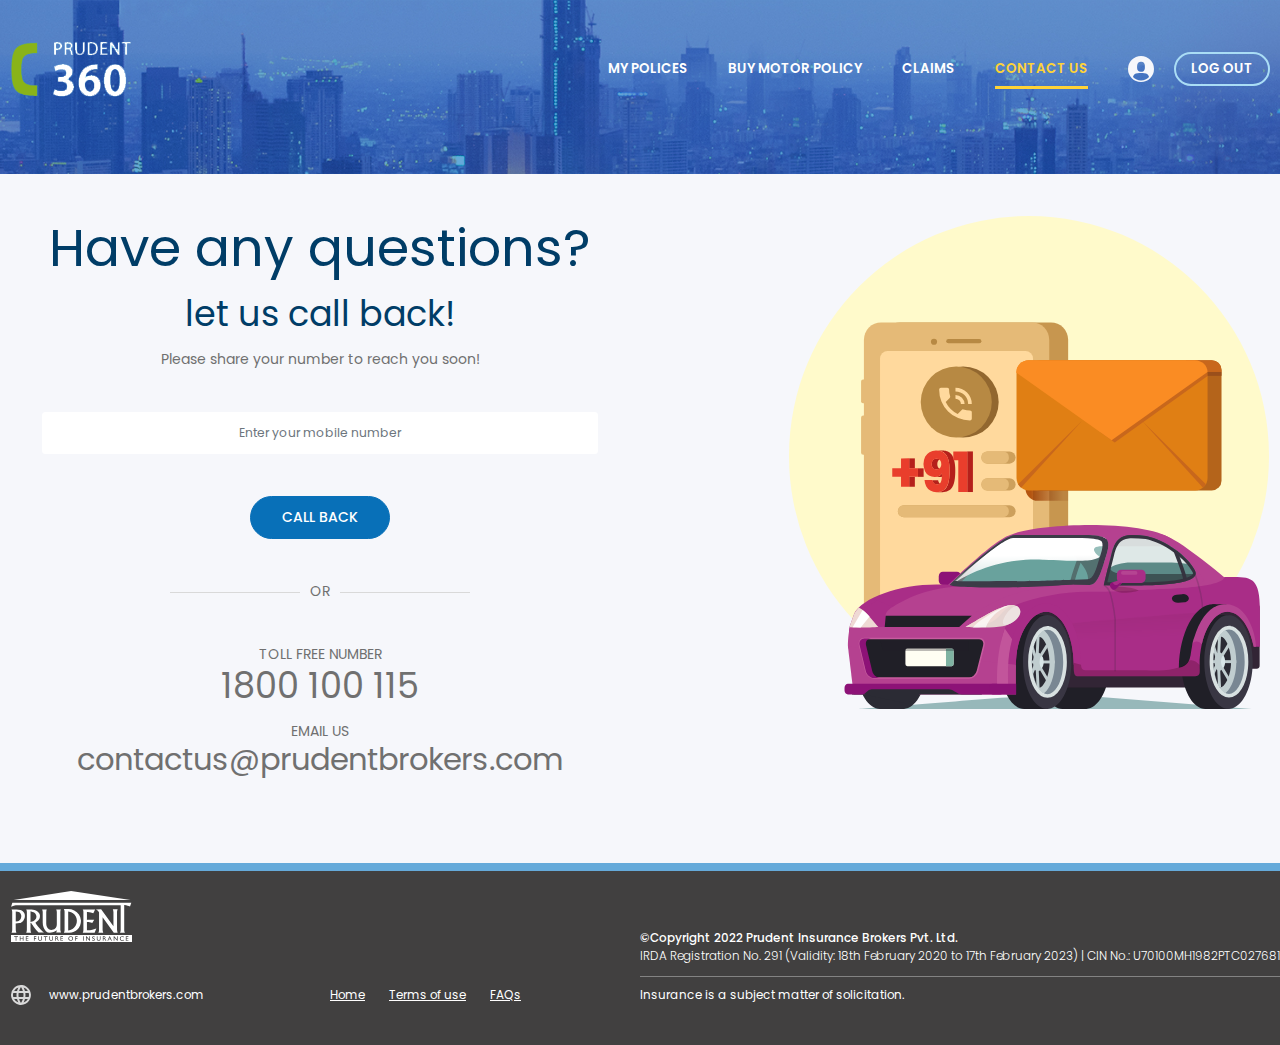
<file: Prudent1/contact.html>
<!DOCTYPE html>
<html lang="en">


<!-- Mirrored from 103.35.121.184/Prudent1/contact.html by HTTrack Website Copier/3.x [XR&CO'2014], Tue, 10 May 2022 11:31:59 GMT -->
<head>
    <meta charset="utf-8">
    <meta content="width=device-width, initial-scale=1.0" name="viewport">

    <title>Prudent</title>
    <meta content="" name="descriptison">
    <meta content="" name="keywords">

    <!-- Favicons -->
     
    <link href="assets/img/apple-touch-icon.html" rel="apple-touch-icon">

    <!-- Google Fonts -->
    <link href="https://fonts.googleapis.com/css2?family=Poppins:wght@300;400;500;600;700&amp;display=swap" rel="stylesheet">

    <!-- Vendor CSS Files -->
    <link href="assets/css/bootstrap.min.css" rel="stylesheet">
    <link rel="stylesheet" type="text/css" href="assets/css/material-design-iconic-font.min.css">

    <!-- Template Main CSS File -->
    <link href="assets/css/style.css" rel="stylesheet">
</head>

<body>


    

    <!-- Header -->
    <header class="header_image">
        <div class="container">
            <div class="header_box">
                <div class="row">
                    <div class="col-md-12">
                        <nav class="navbar navbar-expand-xl justify-content-between">                            
                              <a class="navbar-brand" href="index-2.html">
                                <img src="assets/img/logo.png" class="img-fluid" alt="logo" />
                              </a>
                              <button class="navbar-toggler" type="button" data-bs-toggle="collapse" data-bs-target="#navbarNav" aria-controls="navbarNav" aria-expanded="false" aria-label="Toggle navigation">
                                <svg xmlns="http://www.w3.org/2000/svg" width="32" height="32" viewBox="0 0 24 24" fill="none" stroke="currentColor" stroke-width="2" stroke-linecap="round" stroke-linejoin="round" class="feather feather-align-right"><line x1="21" y1="10" x2="7" y2="10"></line><line x1="21" y1="6" x2="3" y2="6"></line><line x1="21" y1="14" x2="3" y2="14"></line><line x1="21" y1="18" x2="7" y2="18"></line></svg>
                              </button>
                              <div class="collapse navbar-collapse" id="navbarNav">
                                <ul class="navbar-nav">
                                  <li class="nav-item">
                                    <a class="nav-link" href="policies.html">MY POLICES</a>
                                  </li>
                                  <li class="nav-item">
                                    <a class="nav-link" href="quote.html">BUY MOTOR POLICY</a>
                                  </li>
                                  <li class="nav-item">
                                    <a class="nav-link" href="claim.html">CLAIMS</a>
                                  </li>
                                  <li class="nav-item">
                                    <a class="nav-link active" href="contact.html">CONTACT US</a>
                                  </li>
                                  <li class="nav-item dropdown">
                                    <a class="nav-link dropdown-toggle py-1" href="javascript:void(0)" id="navbarDropdown" role="button" data-bs-toggle="dropdown" aria-expanded="false">
                                        <svg xmlns="http://www.w3.org/2000/svg" width="26.002" height="26.001" viewBox="0 0 26.002 26.001">
                                            <path id="Subtraction_9" data-name="Subtraction 9" d="M-8439,5967a12.918,12.918,0,0,1-9.193-3.808A12.919,12.919,0,0,1-8452,5954a12.917,12.917,0,0,1,3.808-9.192A12.918,12.918,0,0,1-8439,5941a12.914,12.914,0,0,1,9.193,3.808A12.917,12.917,0,0,1-8426,5954a12.919,12.919,0,0,1-3.808,9.193A12.914,12.914,0,0,1-8439,5967Zm.018-8.905c-1.134,0-2.282.012-3.413.037a4.827,4.827,0,0,0-4.631,3.871,10.97,10.97,0,0,0,8.026,3.447,10.966,10.966,0,0,0,8.041-3.462,4.955,4.955,0,0,0-4.668-3.856C-8436.72,5958.107-8437.849,5958.1-8438.982,5958.1Zm-.091-11.329a3.783,3.783,0,0,0-3.662,3.005,14.721,14.721,0,0,0-.114,3.509,3.813,3.813,0,0,0,3.54,3.57,3.341,3.341,0,0,0,.354.017,3.814,3.814,0,0,0,3.707-2.976,8.9,8.9,0,0,0,.117-1.434c0-.052,0-.3,0-.543v-.182c0-.162,0-.3,0-.356.013-.312.009-.639-.01-.974a3.913,3.913,0,0,0-3.583-3.621c-.091-.007-.211-.015-.333-.015Z" transform="translate(8452.001 -5940.999)" fill="#f6f7fb"/>
                                          </svg> 
                                    </a>
                                    <ul class="dropdown-menu" aria-labelledby="navbarDropdown">
                                      <li><a class="dropdown-item" href="javascript:void(0)">Action</a></li>
                                      <li><a class="dropdown-item" href="javascript:void(0)">Another action</a></li>
                                      <li><hr class="dropdown-divider"></li>
                                      <li><a class="dropdown-item" href="javascript:void(0)">Something else here</a></li>
                                    </ul>
                                  </li>
                                  <li class="nav-item">
                                    <a class="nav-link logout-btn m-xl-0 mt-2" href="javascript:void(0)">
                                        LOG OUT
                                    </a>
                                  </li>
                                </ul>
                              </div>
                          </nav>
                    </div>
                </div>
            </div>
        </div>
    </header>

    <!-- Middle Section -->

    <section class="py-5 mb-5 contact_box">
      <div class="container">
        <div class="row">
          
          <div class="col-xl-6 px-5 text-center">
            <h1 class="regular-text mb-3 blue-dark-text" style="font-size: 3.75rem;">Have any questions?</h1>
            <h1 class="regular-text mb-3 blue-dark-text">let us call back!</h1>
            <p class="grey-text">Please share your number to reach you soon!</p>
            <input type="text" class="form-control font-14 text-center mt-5" placeholder="Enter your mobile number">
            <a href="result.html" class="btn btn-secondary mt-5 text-uppercase">CALL BACK</a>    
            <div class="or text-center my-5">
              <span class="bg-color grey-text">OR</span>
            </div>
            <p class="grey-text">TOLL FREE NUMBER</p>
            <h1 class="grey-text regular-text">1800 100 115</h1>
            <p class="grey-text mt-3">EMAIL US</p>
            <h2 class="grey-text regular-text" style="word-break: break-all;">contactus@prudentbrokers.com</h2>
          </div>
          <div class="col-xl-5 offset-xl-1 ps-xl-5 text-center text-xl-left mb-xl-0 mb-5">
            <img src="assets/img/contact-us.svg" class="img-fluid" alt="Quotes"   />
          </div>
         
        </div>
      </div>
    </section>


    <!-- Footer Section -->
    <footer>
      <div class="container">
        <div class="row align-items-end">
          <div class="col-xl-3 col-md-6">
            <img src="assets/img/footer_logo.svg" class="img-fluid" alt="footer-logo">
            <div class="d-block mt-xl-5 mt-3">
              <svg xmlns="http://www.w3.org/2000/svg" width="20" height="19.953" viewBox="0 0 20 19.953">
                <g id="Group_22" data-name="Group 22" transform="translate(-274.004 -163.363)">
                  <path id="Path_72" data-name="Path 72" d="M276.931,166.29A9.951,9.951,0,1,1,274,173.34,9.637,9.637,0,0,1,276.931,166.29Zm-.679,9.063h3.372a14.534,14.534,0,0,1,0-4.028h-3.372a8.788,8.788,0,0,0,0,4.028Zm3.794-6A14.733,14.733,0,0,1,281.4,165.8a7.583,7.583,0,0,0-4.309,3.559Zm-2.951,7.963a7.579,7.579,0,0,0,4.309,3.56,14.718,14.718,0,0,1-1.358-3.56Zm9.227-1.967a10.936,10.936,0,0,0,0-4.028h-4.684a14.5,14.5,0,0,0,0,4.028Zm-2.342-9.977a13.3,13.3,0,0,0-1.873,3.981H285.9A14.245,14.245,0,0,0,283.981,165.377Zm0,15.925a14.228,14.228,0,0,0,1.92-3.981h-3.794A13.283,13.283,0,0,0,283.981,181.3Zm6.932-11.944A7.585,7.585,0,0,0,286.6,165.8a14.782,14.782,0,0,1,1.358,3.559ZM286.6,180.881a7.581,7.581,0,0,0,4.309-3.56h-2.951A14.767,14.767,0,0,1,286.6,180.881Zm1.733-5.527h3.372a7.357,7.357,0,0,0,0-4.028h-3.372a14.5,14.5,0,0,1,0,4.028Z" fill="#d9d9d9"/>
                </g>
              </svg>              
              <a href="javascript:void(0)" class="ms-3">www.prudentbrokers.com</a>
            </div>
          </div>
          <div class="col-lg-3 col-md-6 mt-4 p-0">
            <ul class="footer_list">
              <li><a href="javascript:void(0)">Home</a></li>
              <li><a href="javascript:void(0)">Terms of use</a></li>
              <li><a href="javascript:void(0)">FAQs</a></li>
            </ul>
          </div>
          <div class="col-xl-6 p-xl-0 mt-4 mt-xl-0">
            <p class="light-text">
             <span class="medium-text d-block"> ©Copyright 2022 Prudent Insurance Brokers Pvt. Ltd.</span>
              IRDA Registration No. 291 (Validity: 18th February 2020 to 17th February 2023) | CIN No.: U70100MH1982PTC027681
            </p>
            <div class="divider-footer"></div>
            <p>Insurance is a subject matter of solicitation.</p>
          </div>
        </div>
      </div>
    </footer>





    <!-- Vendor JS Files -->
    <script src="assets/js/jquery.min.js"></script>
    <script src="assets/js/bootstrap.bundle.min.js"></script>


    <!-- Template Main JS File -->
    <script src="assets/js/main.js"></script>

</body>


<!-- Mirrored from 103.35.121.184/Prudent1/contact.html by HTTrack Website Copier/3.x [XR&CO'2014], Tue, 10 May 2022 11:31:59 GMT -->
</html>
</file>
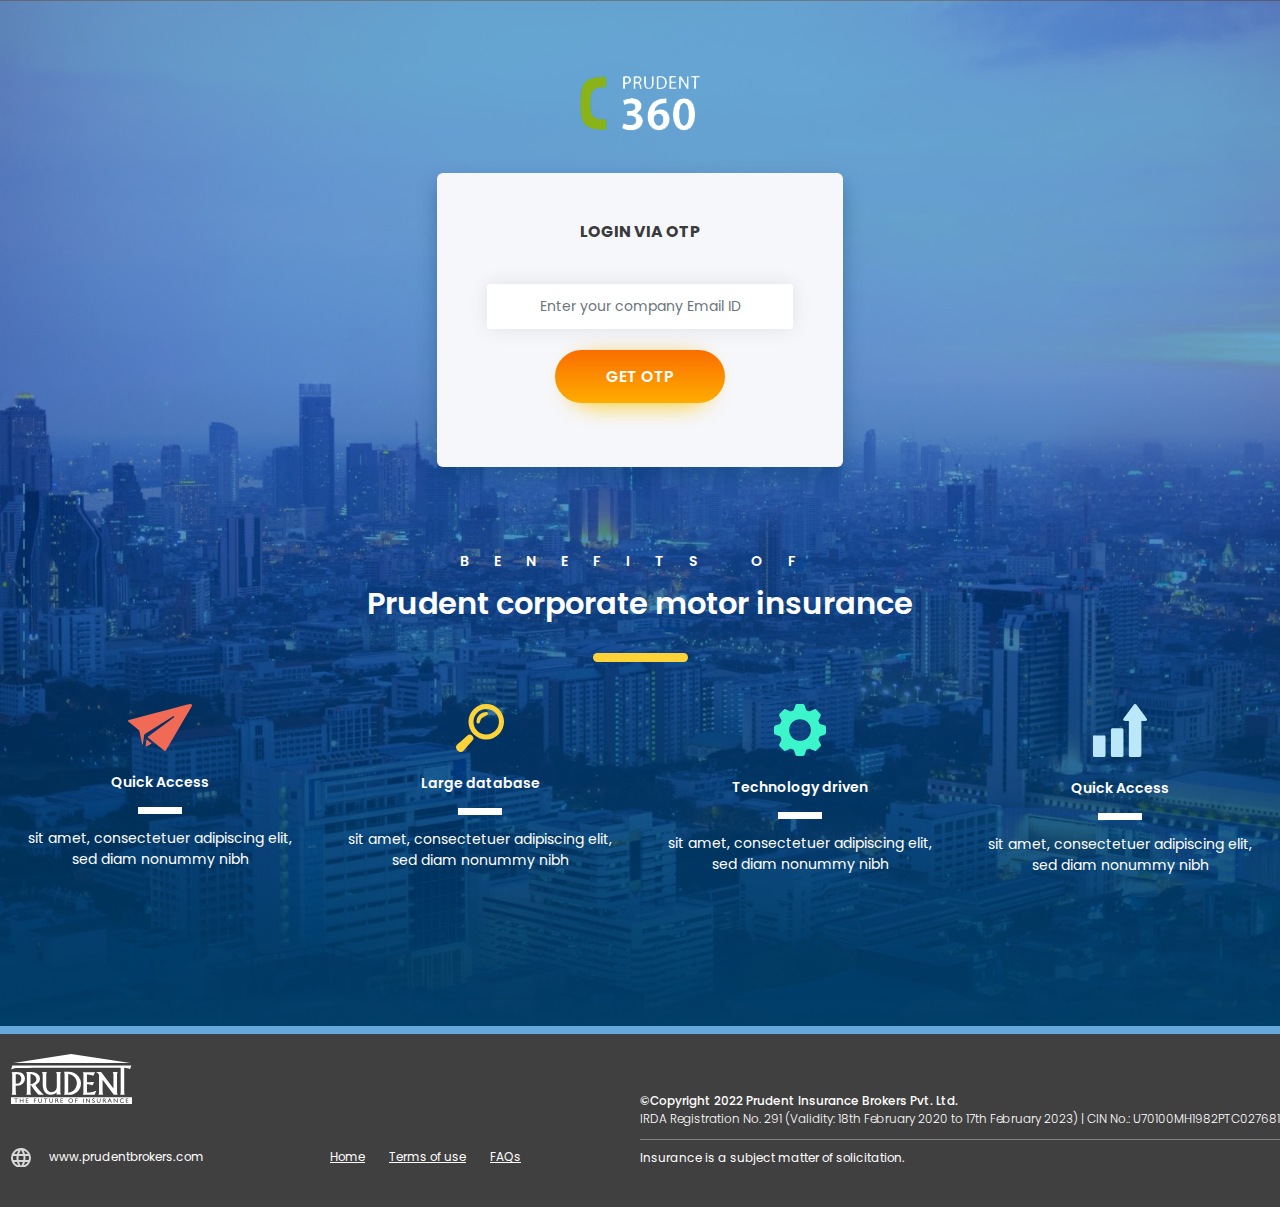
<file: Prudent1/index-2.html>
<!DOCTYPE html>
<html lang="en">


<!-- Mirrored from 103.35.121.184/Prudent1/index.html by HTTrack Website Copier/3.x [XR&CO'2014], Tue, 10 May 2022 11:31:24 GMT -->
<head>
    <meta charset="utf-8">
    <meta content="width=device-width, initial-scale=1.0" name="viewport">

    <title>Prudent</title>
    <meta content="" name="descriptison">
    <meta content="" name="keywords">

    <!-- Favicons -->
     
    <link href="assets/img/apple-touch-icon.html" rel="apple-touch-icon">

    <!-- Google Fonts -->
    <link href="https://fonts.googleapis.com/css2?family=Poppins:wght@300;400;500;600;700&amp;display=swap" rel="stylesheet">

    <!-- Vendor CSS Files -->
    <link href="assets/css/bootstrap.min.css" rel="stylesheet">
    <link rel="stylesheet" type="text/css" href="assets/css/material-design-iconic-font.min.css">

    <!-- Template Main CSS File -->
    <link href="assets/css/style.css" rel="stylesheet">
</head>

<body>



    <section class="login_section">
      <div class="container">
        <div class="row">
          <div class="col-xl-4 text-center mx-auto mb-5">
              <a href="index-2.html">
                <img src="assets/img/logo.png" class="img-fluid" alt="logo" />
              </a>
              <div class="login_box text-center mt-5">
                <div id="login">
                  <h6 class="bold-text mb-5 text-uppercase">Login via OTP</h6>
                  <input type="text" class="form-control text-center shadow" placeholder="Enter your company Email ID">
                  <a href="javascript:void(0)" id="send_otp" class="btn btn-primary mt-4 mb-3">
                    <div class="btn-text" style="min-width: 170px;">GET OTP</div>
                  </a>
                </div>
                <div id="otp_login">
                  <h6 class="medium-text mb-4 ">
                    Enter the OTP sent to your company
                    email ID naveen.n@prudentbrokers.com
                  </h6>
                  <div class="row my-5">
                    <div class="col">
                      <input type="text" class="form-control border-radius text-center shadow semibold-text grey-text" maxlength="1">
                    </div>
                    <div class="col">
                      <input type="text" class="form-control border-radius text-center shadow semibold-text grey-text" maxlength="1">
                    </div>
                    <div class="col">
                      <input type="text" class="form-control border-radius text-center shadow semibold-text grey-text" maxlength="1">
                    </div>
                    <div class="col">
                      <input type="text" class="form-control border-radius text-center shadow semibold-text grey-text" maxlength="1">
                    </div>
                  </div>
                  <a href="motor-insurance.html" class="btn btn-primary mb-3">
                    <div class="btn-text" style="min-width: 170px;">LOGIN</div>
                  </a>
                  <p class="font-14 grey-text mt-4">Haven't received an OTP? <a href="javascript:void(0)" class="grey-text">Resend</a></p>
                </div>
              </div>
          </div>       
          <div class="login_advantage mt-5 text-center white-text">
            <p class="semibold-text text-uppercase text-center" style="letter-spacing: 25px;">benefits of</p>
            <h2 class="semibold-text my-3 text-center">Prudent corporate motor insurance</h2>
            <div class="divider mb-5 mx-auto"></div>
            <ul class="row">
              <li class="col-md-6 col-lg-3 ">
                <img src="assets/img/quick.svg" alt="icon" class="img-fluid" />
                <p class="semibold-text mt-4">Quick Access</p>
                <div class="divider mx-auto my-3"></div>
                <p>sit amet, consectetuer adipiscing elit, sed diam nonummy nibh </p>
              </li>
              <li class="col-md-6 col-lg-3 ">
                <img src="assets/img/large.svg" alt="icon" class="img-fluid" />
                <p class="semibold-text mt-4">Large database</p>
                <div class="divider mx-auto my-3"></div>
                <p>sit amet, consectetuer adipiscing elit, sed diam nonummy nibh </p>
              </li>
              <li class="col-md-6 col-lg-3 ">
                <img src="assets/img/technology.svg" alt="icon" class="img-fluid" />
                <p class="semibold-text mt-4">Technology driven</p>
                <div class="divider mx-auto my-3"></div>
                <p>sit amet, consectetuer adipiscing elit, sed diam nonummy nibh </p>
              </li>
              <li class="col-md-6 col-lg-3 ">
                <img src="assets/img/seller.svg" alt="icon" class="img-fluid" />
                <p class="semibold-text mt-4">Quick Access</p>
                <div class="divider mx-auto my-3"></div>
                <p>sit amet, consectetuer adipiscing elit, sed diam nonummy nibh </p>
              </li>
            </ul>
          </div>
        </div>
      </div>
    </section>


    <!-- Footer Section -->
    <footer>
      <div class="container">
        <div class="row align-items-end">
          <div class="col-xl-3 col-md-6">
            <img src="assets/img/footer_logo.svg" class="img-fluid" alt="footer-logo">
            <div class="d-block mt-xl-5 mt-3">
              <svg xmlns="http://www.w3.org/2000/svg" width="20" height="19.953" viewBox="0 0 20 19.953">
                <g id="Group_22" data-name="Group 22" transform="translate(-274.004 -163.363)">
                  <path id="Path_72" data-name="Path 72" d="M276.931,166.29A9.951,9.951,0,1,1,274,173.34,9.637,9.637,0,0,1,276.931,166.29Zm-.679,9.063h3.372a14.534,14.534,0,0,1,0-4.028h-3.372a8.788,8.788,0,0,0,0,4.028Zm3.794-6A14.733,14.733,0,0,1,281.4,165.8a7.583,7.583,0,0,0-4.309,3.559Zm-2.951,7.963a7.579,7.579,0,0,0,4.309,3.56,14.718,14.718,0,0,1-1.358-3.56Zm9.227-1.967a10.936,10.936,0,0,0,0-4.028h-4.684a14.5,14.5,0,0,0,0,4.028Zm-2.342-9.977a13.3,13.3,0,0,0-1.873,3.981H285.9A14.245,14.245,0,0,0,283.981,165.377Zm0,15.925a14.228,14.228,0,0,0,1.92-3.981h-3.794A13.283,13.283,0,0,0,283.981,181.3Zm6.932-11.944A7.585,7.585,0,0,0,286.6,165.8a14.782,14.782,0,0,1,1.358,3.559ZM286.6,180.881a7.581,7.581,0,0,0,4.309-3.56h-2.951A14.767,14.767,0,0,1,286.6,180.881Zm1.733-5.527h3.372a7.357,7.357,0,0,0,0-4.028h-3.372a14.5,14.5,0,0,1,0,4.028Z" fill="#d9d9d9"/>
                </g>
              </svg>              
              <a href="javascript:void(0)" class="ms-3">www.prudentbrokers.com</a>
            </div>
          </div>
          <div class="col-lg-3 col-md-6 mt-4 p-0">
            <ul class="footer_list">
              <li><a href="javascript:void(0)">Home</a></li>
              <li><a href="javascript:void(0)">Terms of use</a></li>
              <li><a href="javascript:void(0)">FAQs</a></li>
            </ul>
          </div>
          <div class="col-xl-6 p-xl-0 mt-4 mt-xl-0">
            <p class="light-text">
             <span class="medium-text d-block"> ©Copyright 2022 Prudent Insurance Brokers Pvt. Ltd.</span>
              IRDA Registration No. 291 (Validity: 18th February 2020 to 17th February 2023) | CIN No.: U70100MH1982PTC027681
            </p>
            <div class="divider-footer"></div>
            <p>Insurance is a subject matter of solicitation.</p>
          </div>
        </div>
      </div>
    </footer>


    <div class="modal fade" id="quote_modal" data-bs-backdrop="static" data-bs-keyboard="false" tabindex="-1" aria-labelledby="staticBackdropLabel" aria-hidden="true">
      <div class="modal-dialog modal-dialog-centered modal-xl">
        <div class="modal-content">
            
            <div class="row">
              <div class="col-xl-4"> 
                <div class="quote_left_bg py-3">
                    <button type="button" class="btn-close mb-3" data-bs-dismiss="modal" aria-label="Close">
                      <svg xmlns="http://www.w3.org/2000/svg" width="29" height="26" viewBox="0 0 29 26" >
                        <text id="_" data-name="" fill="#65aada" font-size="26" font-family="Material-Design-Iconic-Font"><tspan x="0" y="23"></tspan></text>
                      </svg>
                    </button>
                    <h5 class="semibold-text blue-dark-text mt-3">Your car details</h5>
                    <div class="left_divider"></div>
                    <img src="assets/img/quote-car.svg" class="img-fluid" alt="car"  >
                    <div class="car_detail_box my-4">
                      <ul>
                        <li><h5 class="semibold-text">HONDA</h5></li>
                        <li><h5 class="semibold-text">WRV</h5></li>
                        <li>I-DTEC, Diesel</li>
                        <li>KA02 MP4407</li>
                        <li>Registration: 2019</li>
                      </ul>
                    </div>
                </div>
              </div>
              <div class="col-xl-8 px-5">
                <div class="mt-3 text-end d-block">
                  <button type="button" class="btn-close" data-bs-dismiss="modal" aria-label="Close">
                      <svg xmlns="http://www.w3.org/2000/svg" width="16" height="16" viewBox="0 0 17.305 17.305">
                        <g id="Group_479" data-name="Group 479" transform="translate(-132.885 -416.219)">
                          <path id="Path_292" data-name="Path 292" d="M150.19,418.35l-6.5,6.5,6.5,6.5-2.182,2.182-6.5-6.5-6.5,6.5-2.131-2.132,6.5-6.5-6.5-6.5,2.182-2.182,6.5,6.5,6.5-6.5Z" transform="translate(0 0)" fill="#d9d9d9"></path>
                        </g>
                      </svg>                  
                  </button>
                </div>
                <h2 class="blue-dark-text semibold-text mt-3">Just a click away to view quotes</h2>
                <div class="form-group mt-4">
                  <h5 class="semibold-text mb-3">Vehicle Owner Type</h5>
                  <div class="form-check form-check-inline  form-check-radio mt-2 pt-1">
                    <input class="form-check-input" type="radio" name="inlineRadioOptions" id="inlineRadio1" value="option1" checked>
                    <div class="check"></div>
                    <label class="form-check-label" for="inlineRadio1">Individual</label>
                  </div>
                  <div class="form-check form-check-inline  form-check-radio mt-2 pt-1">
                    <input class="form-check-input" type="radio" name="inlineRadioOptions" id="inlineRadio2" value="option2">
                    <div class="check"></div>
                    <label class="form-check-label" for="inlineRadio2">Organisation</label>
                  </div>
                </div>
                <div class="form-group mt-4">
                  <h5 class="semibold-text mb-3">Has your Policy Expired?</h5>
                  <div class="form-check form-check-inline  form-check-radio mt-2 pt-1">
                    <input class="form-check-input" type="radio" name="inlineRadioOptions2" id="inlineRadio3" value="option3" checked>
                    <div class="check"></div>
                    <label class="form-check-label" for="inlineRadio3">Not Expired</label>
                  </div>
                  <div class="form-check form-check-inline  form-check-radio mt-2 pt-1">
                    <input class="form-check-input" type="radio" name="inlineRadioOptions2" id="inlineRadio4" value="option4">
                    <div class="check"></div>
                    <label class="form-check-label" for="inlineRadio4">Expired</label>
                  </div>
                </div>
                <div class="form-group mt-4">
                  <h5 class="semibold-text mb-3">Have you made claim in the previous year?</h5>
                  <div class="form-check form-check-inline  form-check-radio mt-2 pt-1">
                    <input class="form-check-input" type="radio" name="inlineRadioOptions3" id="inlineRadio5" value="option5" checked>
                    <div class="check"></div>
                    <label class="form-check-label" for="inlineRadio5">Yes</label>
                  </div>
                  <div class="form-check form-check-inline  form-check-radio mt-2 pt-1">
                    <input class="form-check-input" type="radio" name="inlineRadioOptions3" id="inlineRadio6" value="option6">
                    <div class="check"></div>
                    <label class="form-check-label" for="inlineRadio6">No</label>
                  </div>
                </div>
                <div class="form-group mt-4">
                  <input type="text" class="form-control phone icon border" placeholder="Enter your Phone number">
                </div>
                
                <a href="result.html" class="btn btn-primary my-5">
                  <div class="btn-text">VIEW QUOTES</div>
                </a>
              </div>
            </div>
         
         
           
           
         
        </div>
      </div>
    </div>


    <!-- Vendor JS Files -->
    <script src="assets/js/jquery.min.js"></script>
    <script src="assets/js/bootstrap.bundle.min.js"></script>


    <!-- Template Main JS File -->
    <script src="assets/js/main.js"></script>

</body>


<!-- Mirrored from 103.35.121.184/Prudent1/index.html by HTTrack Website Copier/3.x [XR&CO'2014], Tue, 10 May 2022 11:31:24 GMT -->
</html>
</file>
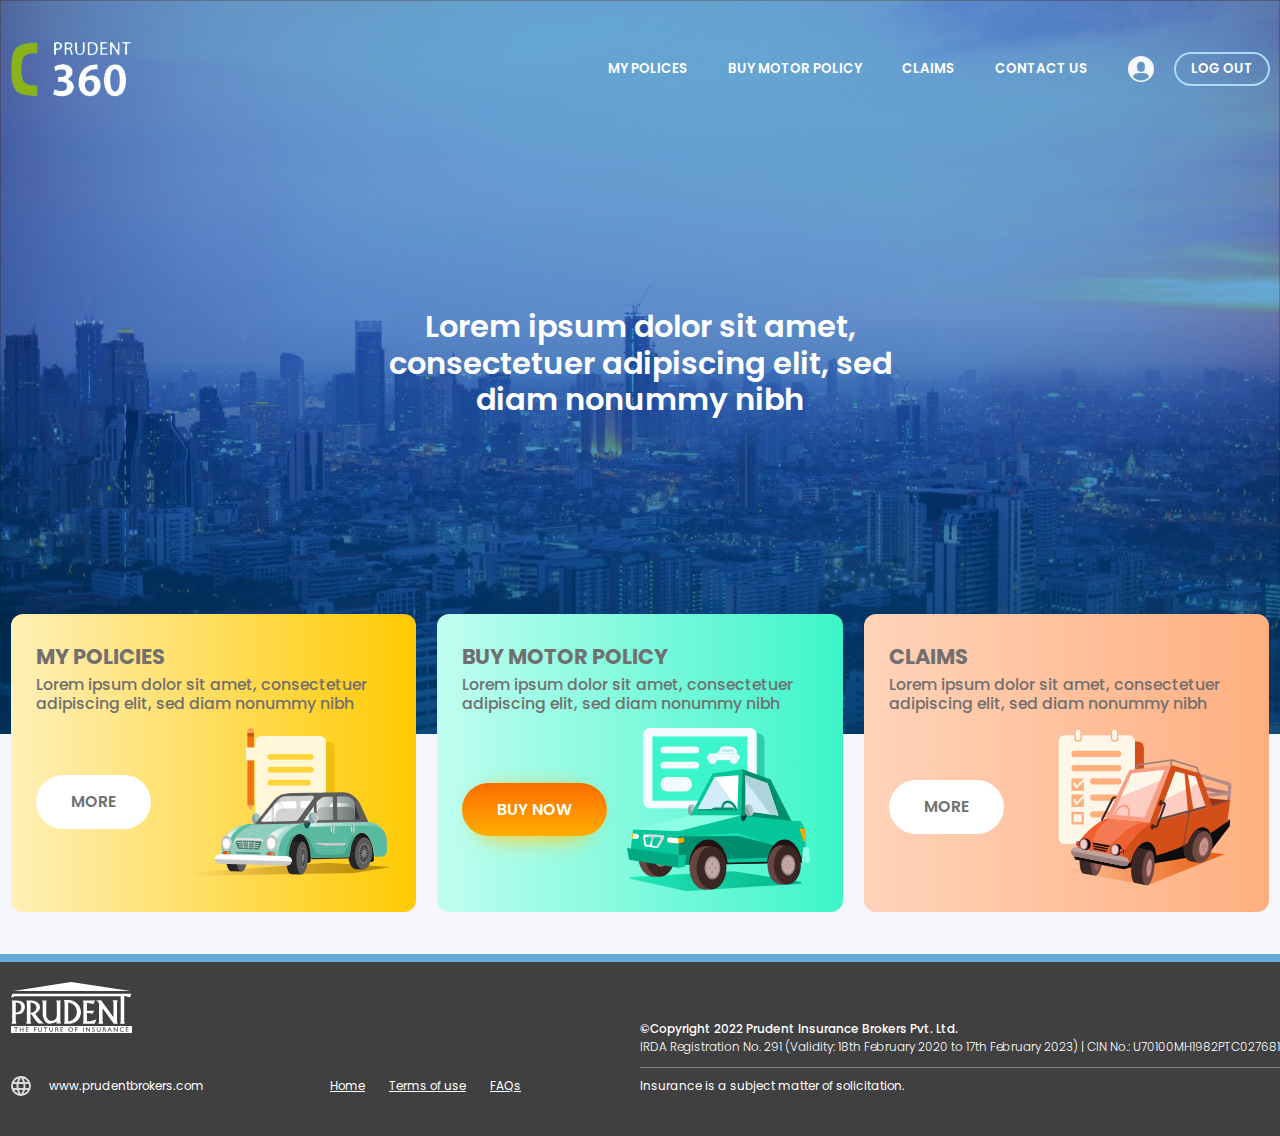
<file: Prudent1/motor-insurance.html>
<!DOCTYPE html>
<html lang="en">


<!-- Mirrored from 103.35.121.184/Prudent1/motor-insurance.html by HTTrack Website Copier/3.x [XR&CO'2014], Tue, 10 May 2022 11:31:24 GMT -->
<head>
    <meta charset="utf-8">
    <meta content="width=device-width, initial-scale=1.0" name="viewport">

    <title>Prudent</title>
    <meta content="" name="descriptison">
    <meta content="" name="keywords">

    <!-- Favicons -->
     
    <link href="assets/img/apple-touch-icon.html" rel="apple-touch-icon">

    <!-- Google Fonts -->
    <link href="https://fonts.googleapis.com/css2?family=Poppins:wght@300;400;500;600;700&amp;display=swap" rel="stylesheet">

    <!-- Vendor CSS Files -->
    <link href="assets/css/bootstrap.min.css" rel="stylesheet">
    <link rel="stylesheet" type="text/css" href="assets/css/material-design-iconic-font.min.css">

    <!-- Template Main CSS File -->
    <link href="assets/css/style.css" rel="stylesheet">
</head>

<body>


    

    <!-- Header -->
    <header class="header_image motor_insurance">
        <div class="container">
            <div class="header_box">
                <div class="row">
                    <div class="col-md-12">
                        <nav class="navbar navbar-expand-xl justify-content-between">                            
                              <a class="navbar-brand" href="index-2.html">
                                <img src="assets/img/logo.png" class="img-fluid" alt="logo" />
                              </a>
                              <button class="navbar-toggler" type="button" data-bs-toggle="collapse" data-bs-target="#navbarNav" aria-controls="navbarNav" aria-expanded="false" aria-label="Toggle navigation">
                                <svg xmlns="http://www.w3.org/2000/svg" width="32" height="32" viewBox="0 0 24 24" fill="none" stroke="currentColor" stroke-width="2" stroke-linecap="round" stroke-linejoin="round" class="feather feather-align-right"><line x1="21" y1="10" x2="7" y2="10"></line><line x1="21" y1="6" x2="3" y2="6"></line><line x1="21" y1="14" x2="3" y2="14"></line><line x1="21" y1="18" x2="7" y2="18"></line></svg>
                              </button>
                              <div class="collapse navbar-collapse" id="navbarNav">
                                <ul class="navbar-nav">
                                  <li class="nav-item">
                                    <a class="nav-link" href="policies.html">MY POLICES</a>
                                  </li>
                                  <li class="nav-item">
                                    <a class="nav-link" href="quote.html">BUY MOTOR POLICY</a>
                                  </li>
                                  <li class="nav-item">
                                    <a class="nav-link" href="claim.html">CLAIMS</a>
                                  </li>
                                  <li class="nav-item">
                                    <a class="nav-link" href="contact.html">CONTACT US</a>
                                  </li>
                                  <li class="nav-item dropdown">
                                    <a class="nav-link dropdown-toggle py-1" href="javascript:void(0)" id="navbarDropdown" role="button" data-bs-toggle="dropdown" aria-expanded="false">
                                        <svg xmlns="http://www.w3.org/2000/svg" width="26.002" height="26.001" viewBox="0 0 26.002 26.001">
                                            <path id="Subtraction_9" data-name="Subtraction 9" d="M-8439,5967a12.918,12.918,0,0,1-9.193-3.808A12.919,12.919,0,0,1-8452,5954a12.917,12.917,0,0,1,3.808-9.192A12.918,12.918,0,0,1-8439,5941a12.914,12.914,0,0,1,9.193,3.808A12.917,12.917,0,0,1-8426,5954a12.919,12.919,0,0,1-3.808,9.193A12.914,12.914,0,0,1-8439,5967Zm.018-8.905c-1.134,0-2.282.012-3.413.037a4.827,4.827,0,0,0-4.631,3.871,10.97,10.97,0,0,0,8.026,3.447,10.966,10.966,0,0,0,8.041-3.462,4.955,4.955,0,0,0-4.668-3.856C-8436.72,5958.107-8437.849,5958.1-8438.982,5958.1Zm-.091-11.329a3.783,3.783,0,0,0-3.662,3.005,14.721,14.721,0,0,0-.114,3.509,3.813,3.813,0,0,0,3.54,3.57,3.341,3.341,0,0,0,.354.017,3.814,3.814,0,0,0,3.707-2.976,8.9,8.9,0,0,0,.117-1.434c0-.052,0-.3,0-.543v-.182c0-.162,0-.3,0-.356.013-.312.009-.639-.01-.974a3.913,3.913,0,0,0-3.583-3.621c-.091-.007-.211-.015-.333-.015Z" transform="translate(8452.001 -5940.999)" fill="#f6f7fb"/>
                                          </svg> 
                                    </a>
                                    <ul class="dropdown-menu" aria-labelledby="navbarDropdown">
                                      <li><a class="dropdown-item" href="javascript:void(0)">Action</a></li>
                                      <li><a class="dropdown-item" href="javascript:void(0)">Another action</a></li>
                                      <li><hr class="dropdown-divider"></li>
                                      <li><a class="dropdown-item" href="javascript:void(0)">Something else here</a></li>
                                    </ul>
                                  </li>
                                  <li class="nav-item">
                                    <a class="nav-link logout-btn m-xl-0 mt-2" href="javascript:void(0)">
                                        LOG OUT
                                    </a>
                                  </li>
                                </ul>
                              </div>
                          </nav>
                    </div>
                </div>
            </div>
            <div class="row">
              <div class="col-md-6 mx-auto">
                <div class="banner_txt text-center">
                  <h2 class="semibold-text white-text"> Lorem ipsum dolor sit amet, consectetuer adipiscing elit, sed diam nonummy nibh</h2> 
                </div>
              </div>
            </div>
        </div>
    </header>

    <!-- Middle Section -->

    <section class="motor_section mb-5">
      <div class="container">
        <div class="row">
          <div class="col-xl-4">
            <div class="box h-xl-100 border-radius pb-5 pb-xl-0 text-xl-start text-center policy_box mb-4">
              <h3 class="bold-text grey-text">MY POLICIES</h3>
              <h6 class="grey-text my-2">Lorem ipsum dolor sit amet, consectetuer adipiscing elit, sed diam nonummy nibh </h6>
              <div class="row mt-3 align-items-center">
                <div class="col-xl-5 order-2 mt-4 mt-xl-0">
                  <a href="policies.html" class="btn btn-primary me-3  more_btn">
                    <div class="btn-text text-uppercase">More</div>
                  </a>
                </div>
                <div class="col-xl-7 text-xl-end order-xl-2">
                  <img src="assets/img/policies.svg" class="img-fluid" alt="image" />
                </div>
              </div>
            </div>
          </div>
          <div class="col-xl-4">
            <div class="box h-xl-100 border-radius pb-5 pb-xl-0 text-xl-start text-center buy_policy_box mb-4">
              <h3 class="bold-text grey-text">BUY MOTOR POLICY</h3>
              <h6 class="grey-text my-2">Lorem ipsum dolor sit amet, consectetuer adipiscing elit, sed diam nonummy nibh </h6>
              <div class="row mt-3 align-items-center">
                <div class="col-xl-5 order-2 mt-4 mt-xl-0 pe-xl-0">
                  <a href="quote.html" class="btn btn-primary mx-0 ">
                    <div class="btn-text text-uppercase">Buy now</div>
                  </a>
                </div>
                <div class="col-xl-7 text-xl-end order-xl-2">
                  <img src="assets/img/motor.svg" class="img-fluid" alt="image" />
                </div>
              </div>
            </div>
          </div>
          <div class="col-xl-4">
            <div class="box h-xl-100 border-radius pb-5 pb-xl-0 text-xl-start text-center claim_policy_box mb-4">
              <h3 class="bold-text grey-text">CLAIMS</h3>
              <h6 class="grey-text my-2">Lorem ipsum dolor sit amet, consectetuer adipiscing elit, sed diam nonummy nibh </h6>
              <div class="row mt-3 align-items-center">
                <div class="col-xl-5 order-2 mt-4 mt-xl-0">
                  <a href="claim.html" class="btn btn-primary me-3  more_btn">
                    <div class="btn-text text-uppercase">More</div>
                  </a>
                </div>
                <div class="col-xl-7 text-xl-end order-xl-2">
                  <img src="assets/img/claim.svg" class="img-fluid" alt="image" />
                </div>
              </div>
            </div>
          </div>
        </div>
      </div>
    </section>


    <!-- Footer Section -->
    <footer>
      <div class="container">
        <div class="row align-items-end">
          <div class="col-xl-3 col-md-6">
            <img src="assets/img/footer_logo.svg" class="img-fluid" alt="footer-logo">
            <div class="d-block mt-xl-5 mt-3">
              <svg xmlns="http://www.w3.org/2000/svg" width="20" height="19.953" viewBox="0 0 20 19.953">
                <g id="Group_22" data-name="Group 22" transform="translate(-274.004 -163.363)">
                  <path id="Path_72" data-name="Path 72" d="M276.931,166.29A9.951,9.951,0,1,1,274,173.34,9.637,9.637,0,0,1,276.931,166.29Zm-.679,9.063h3.372a14.534,14.534,0,0,1,0-4.028h-3.372a8.788,8.788,0,0,0,0,4.028Zm3.794-6A14.733,14.733,0,0,1,281.4,165.8a7.583,7.583,0,0,0-4.309,3.559Zm-2.951,7.963a7.579,7.579,0,0,0,4.309,3.56,14.718,14.718,0,0,1-1.358-3.56Zm9.227-1.967a10.936,10.936,0,0,0,0-4.028h-4.684a14.5,14.5,0,0,0,0,4.028Zm-2.342-9.977a13.3,13.3,0,0,0-1.873,3.981H285.9A14.245,14.245,0,0,0,283.981,165.377Zm0,15.925a14.228,14.228,0,0,0,1.92-3.981h-3.794A13.283,13.283,0,0,0,283.981,181.3Zm6.932-11.944A7.585,7.585,0,0,0,286.6,165.8a14.782,14.782,0,0,1,1.358,3.559ZM286.6,180.881a7.581,7.581,0,0,0,4.309-3.56h-2.951A14.767,14.767,0,0,1,286.6,180.881Zm1.733-5.527h3.372a7.357,7.357,0,0,0,0-4.028h-3.372a14.5,14.5,0,0,1,0,4.028Z" fill="#d9d9d9"/>
                </g>
              </svg>              
              <a href="javascript:void(0)" class="ms-3">www.prudentbrokers.com</a>
            </div>
          </div>
          <div class="col-lg-3 col-md-6 mt-4 p-0">
            <ul class="footer_list">
              <li><a href="javascript:void(0)">Home</a></li>
              <li><a href="javascript:void(0)">Terms of use</a></li>
              <li><a href="javascript:void(0)">FAQs</a></li>
            </ul>
          </div>
          <div class="col-xl-6 p-xl-0 mt-4 mt-xl-0">
            <p class="light-text">
             <span class="medium-text d-block"> ©Copyright 2022 Prudent Insurance Brokers Pvt. Ltd.</span>
              IRDA Registration No. 291 (Validity: 18th February 2020 to 17th February 2023) | CIN No.: U70100MH1982PTC027681
            </p>
            <div class="divider-footer"></div>
            <p>Insurance is a subject matter of solicitation.</p>
          </div>
        </div>
      </div>
    </footer>


    <div class="modal fade" id="quote_modal" data-bs-backdrop="static" data-bs-keyboard="false" tabindex="-1" aria-labelledby="staticBackdropLabel" aria-hidden="true">
      <div class="modal-dialog modal-dialog-centered modal-xl">
        <div class="modal-content">
            
            <div class="row">
              <div class="col-xl-4"> 
                <div class="quote_left_bg py-3">
                    <button type="button" class="btn-close mb-3" data-bs-dismiss="modal" aria-label="Close">
                      <svg xmlns="http://www.w3.org/2000/svg" width="29" height="26" viewBox="0 0 29 26" >
                        <text id="_" data-name="" fill="#65aada" font-size="26" font-family="Material-Design-Iconic-Font"><tspan x="0" y="23"></tspan></text>
                      </svg>
                    </button>
                    <h5 class="semibold-text blue-dark-text mt-3">Your car details</h5>
                    <div class="left_divider"></div>
                    <img src="assets/img/quote-car.svg" class="img-fluid" alt="car"  >
                    <div class="car_detail_box my-4">
                      <ul>
                        <li><h5 class="semibold-text">HONDA</h5></li>
                        <li><h5 class="semibold-text">WRV</h5></li>
                        <li>I-DTEC, Diesel</li>
                        <li>KA02 MP4407</li>
                        <li>Registration: 2019</li>
                      </ul>
                    </div>
                </div>
              </div>
              <div class="col-xl-8 px-5">
                <div class="mt-3 text-end d-block">
                  <button type="button" class="btn-close" data-bs-dismiss="modal" aria-label="Close">
                      <svg xmlns="http://www.w3.org/2000/svg" width="16" height="16" viewBox="0 0 17.305 17.305">
                        <g id="Group_479" data-name="Group 479" transform="translate(-132.885 -416.219)">
                          <path id="Path_292" data-name="Path 292" d="M150.19,418.35l-6.5,6.5,6.5,6.5-2.182,2.182-6.5-6.5-6.5,6.5-2.131-2.132,6.5-6.5-6.5-6.5,2.182-2.182,6.5,6.5,6.5-6.5Z" transform="translate(0 0)" fill="#d9d9d9"></path>
                        </g>
                      </svg>                  
                  </button>
                </div>
                <h2 class="blue-dark-text semibold-text mt-3">Just a click away to view quotes</h2>
                <div class="form-group mt-4">
                  <h5 class="semibold-text mb-3">Vehicle Owner Type</h5>
                  <div class="form-check form-check-inline  form-check-radio mt-2 pt-1">
                    <input class="form-check-input" type="radio" name="inlineRadioOptions" id="inlineRadio1" value="option1" checked>
                    <div class="check"></div>
                    <label class="form-check-label" for="inlineRadio1">Individual</label>
                  </div>
                  <div class="form-check form-check-inline  form-check-radio mt-2 pt-1">
                    <input class="form-check-input" type="radio" name="inlineRadioOptions" id="inlineRadio2" value="option2">
                    <div class="check"></div>
                    <label class="form-check-label" for="inlineRadio2">Organisation</label>
                  </div>
                </div>
                <div class="form-group mt-4">
                  <h5 class="semibold-text mb-3">Has your Policy Expired?</h5>
                  <div class="form-check form-check-inline  form-check-radio mt-2 pt-1">
                    <input class="form-check-input" type="radio" name="inlineRadioOptions2" id="inlineRadio3" value="option3" checked>
                    <div class="check"></div>
                    <label class="form-check-label" for="inlineRadio3">Not Expired</label>
                  </div>
                  <div class="form-check form-check-inline  form-check-radio mt-2 pt-1">
                    <input class="form-check-input" type="radio" name="inlineRadioOptions2" id="inlineRadio4" value="option4">
                    <div class="check"></div>
                    <label class="form-check-label" for="inlineRadio4">Expired</label>
                  </div>
                </div>
                <div class="form-group mt-4">
                  <h5 class="semibold-text mb-3">Have you made claim in the previous year?</h5>
                  <div class="form-check form-check-inline  form-check-radio mt-2 pt-1">
                    <input class="form-check-input" type="radio" name="inlineRadioOptions3" id="inlineRadio5" value="option5" checked>
                    <div class="check"></div>
                    <label class="form-check-label" for="inlineRadio5">Yes</label>
                  </div>
                  <div class="form-check form-check-inline  form-check-radio mt-2 pt-1">
                    <input class="form-check-input" type="radio" name="inlineRadioOptions3" id="inlineRadio6" value="option6">
                    <div class="check"></div>
                    <label class="form-check-label" for="inlineRadio6">No</label>
                  </div>
                </div>
                <div class="form-group mt-4">
                  <input type="text" class="form-control phone icon border" placeholder="Enter your Phone number">
                </div>
                
                <a href="result.html" class="btn btn-primary my-5">
                  <div class="btn-text">VIEW QUOTES</div>
                </a>
              </div>
            </div>
         
         
           
           
         
        </div>
      </div>
    </div>


    <!-- Vendor JS Files -->
    <script src="assets/js/jquery.min.js"></script>
    <script src="assets/js/bootstrap.bundle.min.js"></script>


    <!-- Template Main JS File -->
    <script src="assets/js/main.js"></script>

</body>


<!-- Mirrored from 103.35.121.184/Prudent1/motor-insurance.html by HTTrack Website Copier/3.x [XR&CO'2014], Tue, 10 May 2022 11:31:28 GMT -->
</html>
</file>
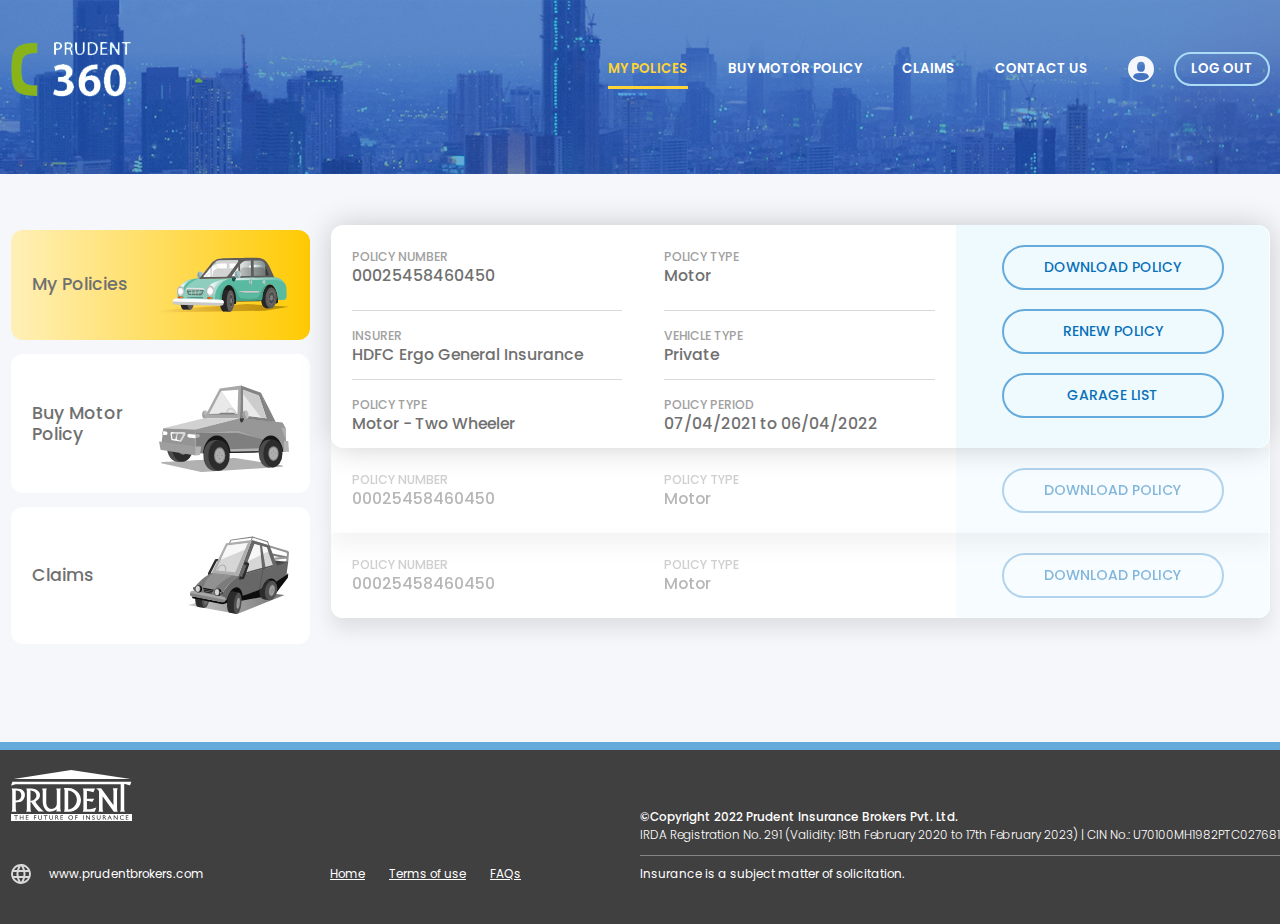
<file: Prudent1/policies.html>
<!DOCTYPE html>
<html lang="en">


<!-- Mirrored from 103.35.121.184/Prudent1/policies.html by HTTrack Website Copier/3.x [XR&CO'2014], Tue, 10 May 2022 11:31:54 GMT -->
<head>
    <meta charset="utf-8">
    <meta content="width=device-width, initial-scale=1.0" name="viewport">

    <title>Prudent</title>
    <meta content="" name="descriptison">
    <meta content="" name="keywords">

    <!-- Favicons -->
     
    <link href="assets/img/apple-touch-icon.html" rel="apple-touch-icon">

    <!-- Google Fonts -->
    <link href="https://fonts.googleapis.com/css2?family=Poppins:wght@300;400;500;600;700&amp;display=swap" rel="stylesheet">

    <!-- Vendor CSS Files -->
    <link href="assets/css/bootstrap.min.css" rel="stylesheet">
    <link rel="stylesheet" type="text/css" href="assets/css/material-design-iconic-font.min.css">

    <!-- Template Main CSS File -->
    <link href="assets/css/style.css" rel="stylesheet">
</head>

<body>

    <!-- Header -->
    <header class="header_image">
        <div class="container">
            <div class="header_box">
                <div class="row">
                    <div class="col-md-12">
                        <nav class="navbar navbar-expand-xl justify-content-between">                            
                              <a class="navbar-brand" href="index-2.html">
                                <img src="assets/img/logo.png" class="img-fluid" alt="logo" />
                              </a>
                              <button class="navbar-toggler" type="button" data-bs-toggle="collapse" data-bs-target="#navbarNav" aria-controls="navbarNav" aria-expanded="false" aria-label="Toggle navigation">
                                <svg xmlns="http://www.w3.org/2000/svg" width="32" height="32" viewBox="0 0 24 24" fill="none" stroke="currentColor" stroke-width="2" stroke-linecap="round" stroke-linejoin="round" class="feather feather-align-right"><line x1="21" y1="10" x2="7" y2="10"></line><line x1="21" y1="6" x2="3" y2="6"></line><line x1="21" y1="14" x2="3" y2="14"></line><line x1="21" y1="18" x2="7" y2="18"></line></svg>
                              </button>
                              <div class="collapse navbar-collapse" id="navbarNav">
                                <ul class="navbar-nav">
                                  <li class="nav-item">
                                    <a class="nav-link active" href="policies.html">MY POLICES</a>
                                  </li>
                                  <li class="nav-item">
                                    <a class="nav-link" href="quote.html">BUY MOTOR POLICY</a>
                                  </li>
                                  <li class="nav-item">
                                    <a class="nav-link" href="claim.html">CLAIMS</a>
                                  </li>
                                  <li class="nav-item">
                                    <a class="nav-link" href="contact.html">CONTACT US</a>
                                  </li>
                                  <li class="nav-item dropdown">
                                    <a class="nav-link dropdown-toggle py-1" href="javascript:void(0)" id="navbarDropdown" role="button" data-bs-toggle="dropdown" aria-expanded="false">
                                        <svg xmlns="http://www.w3.org/2000/svg" width="26.002" height="26.001" viewBox="0 0 26.002 26.001">
                                            <path id="Subtraction_9" data-name="Subtraction 9" d="M-8439,5967a12.918,12.918,0,0,1-9.193-3.808A12.919,12.919,0,0,1-8452,5954a12.917,12.917,0,0,1,3.808-9.192A12.918,12.918,0,0,1-8439,5941a12.914,12.914,0,0,1,9.193,3.808A12.917,12.917,0,0,1-8426,5954a12.919,12.919,0,0,1-3.808,9.193A12.914,12.914,0,0,1-8439,5967Zm.018-8.905c-1.134,0-2.282.012-3.413.037a4.827,4.827,0,0,0-4.631,3.871,10.97,10.97,0,0,0,8.026,3.447,10.966,10.966,0,0,0,8.041-3.462,4.955,4.955,0,0,0-4.668-3.856C-8436.72,5958.107-8437.849,5958.1-8438.982,5958.1Zm-.091-11.329a3.783,3.783,0,0,0-3.662,3.005,14.721,14.721,0,0,0-.114,3.509,3.813,3.813,0,0,0,3.54,3.57,3.341,3.341,0,0,0,.354.017,3.814,3.814,0,0,0,3.707-2.976,8.9,8.9,0,0,0,.117-1.434c0-.052,0-.3,0-.543v-.182c0-.162,0-.3,0-.356.013-.312.009-.639-.01-.974a3.913,3.913,0,0,0-3.583-3.621c-.091-.007-.211-.015-.333-.015Z" transform="translate(8452.001 -5940.999)" fill="#f6f7fb"/>
                                          </svg> 
                                    </a>
                                    <ul class="dropdown-menu" aria-labelledby="navbarDropdown">
                                      <li><a class="dropdown-item" href="javascript:void(0)">Action</a></li>
                                      <li><a class="dropdown-item" href="javascript:void(0)">Another action</a></li>
                                      <li><hr class="dropdown-divider"></li>
                                      <li><a class="dropdown-item" href="javascript:void(0)">Something else here</a></li>
                                    </ul>
                                  </li>
                                  <li class="nav-item">
                                    <a class="nav-link logout-btn m-xl-0 mt-2" href="javascript:void(0)">
                                        LOG OUT
                                    </a>
                                  </li>
                                </ul>
                              </div>
                          </nav>
                    </div>
                </div>
            </div>
        </div>
    </header>

    <!-- Middle Section -->
    <section class="policy_sec py-5 my-3">
      <div class="container">
        <div class="row">
          <div class="col-xl-3">
            <div class="policies_tab">
              <ul>
                <li>
                  <a href="policies.html" class="w-100 d-flex justify-content-between align-items-center p-4 grey-text border-radius active">
                    <h5 class="text-capitalize">my Policies</h5>
                    <img src="assets/img/policy-tab.svg" alt="icon" class="img-fluid">
                  </a>
                </li>
                <li class="my-3">
                  <a href="quote.html" class="w-100 d-flex justify-content-between align-items-center p-4 grey-text border-radius">
                    <h5 class="text-capitalize">Buy Motor Policy</h5>
                    <img src="assets/img/buy-policy-tab.svg" alt="icon" class="img-fluid">
                  </a>
                </li>
                <li class="mb-5">
                  <a href="claim.html" class="w-100 d-flex justify-content-between align-items-center p-4 grey-text border-radius">
                    <h5 class="text-capitalize">Claims</h5>
                    <img src="assets/img/claim-tab.svg" alt="icon" class="img-fluid">
                  </a>
                </li>
              </ul>
            </div>
          </div>
          <div class="col-xl-9">
            <div class="accordion border-radius" id="accordionExample">
                <div class="accordion_item active">
                  <button  class="accordion-button p-0" type="button" data-bs-toggle="collapse" data-bs-target="#collapseOne">
                    <div class="row w-100 m-0">
                      <div class="col-xl-8">
                        <div class="row">
                          <div class="col-xl-6 p-4">
                            <div class="accordin_list">
                              <label class="font-14 medium-text text-uppercase">Policy number</label>
                              <h6 class="medium-text grey-text">00025458460450</h6>
                            </div>
                          </div>
                          <div class="col-xl-6 p-4">
                            <div class="accordin_list">
                              <label class="font-14 medium-text text-uppercase">policy type</label>
                              <h6 class="medium-text grey-text">Motor</h6>
                            </div>
                          </div>
                        </div>
                      </div>
                      <div class="col-xl-4 accordin_btn_box text-center d-none d-xl-block">
                        <a href="javascript:void(0)" class="btn buy_btn text-uppercase my-4">
                          <div class="btn-text">download policy</div>
                        </a>
                      </div>
                    </div>
                  </button>                
                  <div id="collapseOne" class="accordion-collapse collapse show" data-bs-parent="#accordionExample">
                    <div class="row w-100 m-0">
                      <div class="col-xl-8">
                        <div class="row">
                          <div class="col-xl-6  px-4">
                            <div class="accordin_list py-3">
                              <label class="font-14 medium-text text-uppercase">insurer</label>
                              <h6 class="medium-text grey-text">HDFC Ergo General Insurance</h6>
                            </div>
                          </div>
                          <div class="col-xl-6  px-4">
                            <div class="accordin_list py-3">
                              <label class="font-14 medium-text text-uppercase">Vehicle type</label>
                              <h6 class="medium-text grey-text">Private</h6>
                            </div>
                          </div>
                          <div class="col-xl-6  px-4">
                            <div class="accordin_list py-3">
                              <label class="font-14 medium-text text-uppercase">policy type</label>
                              <h6 class="medium-text grey-text">Motor - Two Wheeler</h6>
                            </div>
                          </div>
                          <div class="col-xl-6  px-4">
                            <div class="accordin_list py-3">
                              <label class="font-14 medium-text text-uppercase">policy period</label>
                              <h6 class="medium-text grey-text">07/04/2021 to 06/04/2022</h6>
                            </div>
                          </div>
                        </div>                         
                      </div>
                      <div class="col-xl-4 accordin_btn_box text-center d-flex flex-column d-xl-block px-4">
                        <a href="javascript:void(0)" class="btn buy_btn text-uppercase my-4 d-xl-none">
                          <div class="btn-text">download policy</div>
                        </a>
                        <!-- <a href="javascript:void(0)" class="btn buy_btn text-uppercase">
                          <div class="btn-text">CLAIMS</div>
                        </a> -->
                        <a href="javascript:void(0)" class="btn buy_btn text-uppercase mb-4">
                          <div class="btn-text">RENEW POLICY</div>
                        </a>
                        <a href="javascript:void(0)" class="btn buy_btn text-uppercase mb-4">
                          <div class="btn-text">Garage List</div>
                        </a>
                      </div>
                    </div>
                  </div>
                </div>
                
                <div class="accordion_item">
                  <button class="accordion-button p-0 collapsed" type="button" data-bs-toggle="collapse" data-bs-target="#collapseTwo">
                    <div class="row w-100 m-0">
                      <div class="col-xl-8">
                        <div class="row">
                          <div class="col-xl-6 p-4">
                            <div class="accordin_list">
                              <label class="font-14 medium-text text-uppercase">Policy number</label>
                              <h6 class="medium-text grey-text">00025458460450</h6>
                            </div>
                          </div>
                          <div class="col-xl-6 p-4">
                            <div class="accordin_list">
                              <label class="font-14 medium-text text-uppercase">policy type</label>
                              <h6 class="medium-text grey-text">Motor</h6>
                            </div>
                          </div>
                        </div>
                      </div>
                      <div class="col-xl-4 accordin_btn_box text-center d-none d-xl-block">
                        <a href="javascript:void(0)" class="btn buy_btn text-uppercase my-4">
                          <div class="btn-text">download policy</div>
                        </a>
                      </div>
                    </div>
                  </button>
                  <div id="collapseTwo" class="accordion-collapse collapse" data-bs-parent="#accordionExample">
                    <div class="row w-100 m-0">
                      <div class="col-xl-8">
                        <div class="row">
                          <div class="col-xl-6  px-4">
                            <div class="accordin_list py-3">
                              <label class="font-14 medium-text text-uppercase">insurer</label>
                              <h6 class="medium-text grey-text">HDFC Ergo General Insurance</h6>
                            </div>
                          </div>
                          <div class="col-xl-6  px-4">
                            <div class="accordin_list py-3">
                              <label class="font-14 medium-text text-uppercase">Vehicle type</label>
                              <h6 class="medium-text grey-text">Private</h6>
                            </div>
                          </div>
                          <div class="col-xl-6  px-4">
                            <div class="accordin_list py-3">
                              <label class="font-14 medium-text text-uppercase">policy type</label>
                              <h6 class="medium-text grey-text">Motor - Two Wheeler</h6>
                            </div>
                          </div>
                          <div class="col-xl-6  px-4">
                            <div class="accordin_list py-3">
                              <label class="font-14 medium-text text-uppercase">policy period</label>
                              <h6 class="medium-text grey-text">07/04/2021 to 06/04/2022</h6>
                            </div>
                          </div>
                        </div>                         
                      </div>
                      <div class="col-xl-4 accordin_btn_box text-center d-flex flex-column d-xl-block px-4">
                        <a href="javascript:void(0)" class="btn buy_btn text-uppercase my-4 d-xl-none">
                          <div class="btn-text">download policy</div>
                        </a>
                        <!-- <a href="javascript:void(0)" class="btn buy_btn text-uppercase">
                          <div class="btn-text">CLAIMS</div>
                        </a> -->
                        <a href="javascript:void(0)" class="btn buy_btn text-uppercase mb-4">
                          <div class="btn-text">RENEW POLICY</div>
                        </a>
                        <a href="javascript:void(0)" class="btn buy_btn text-uppercase mb-4">
                          <div class="btn-text">Garage List</div>
                        </a>
                      </div>
                    </div>
                  </div>
                </div>
                <div class="accordion_item">
                  <button class="accordion-button p-0 collapsed" type="button" data-bs-toggle="collapse" data-bs-target="#collapseThree">
                    <div class="row w-100 m-0">
                      <div class="col-xl-8">
                        <div class="row">
                          <div class="col-xl-6 p-4">
                            <div class="accordin_list">
                              <label class="font-14 medium-text text-uppercase">Policy number</label>
                              <h6 class="medium-text grey-text">00025458460450</h6>
                            </div>
                          </div>
                          <div class="col-xl-6 p-4">
                            <div class="accordin_list">
                              <label class="font-14 medium-text text-uppercase">policy type</label>
                              <h6 class="medium-text grey-text">Motor</h6>
                            </div>
                          </div>
                        </div>
                      </div>
                      <div class="col-xl-4 accordin_btn_box text-center d-none d-xl-block">
                        <a href="javascript:void(0)" class="btn buy_btn text-uppercase my-4">
                          <div class="btn-text">download policy</div>
                        </a>
                      </div>
                    </div>
                  </button>
                  <div id="collapseThree" class="accordion-collapse collapse" data-bs-parent="#accordionExample">
                    <div class="row w-100 m-0">
                      <div class="col-xl-8">
                        <div class="row">
                          <div class="col-xl-6  px-4">
                            <div class="accordin_list py-3">
                              <label class="font-14 medium-text text-uppercase">insurer</label>
                              <h6 class="medium-text grey-text">HDFC Ergo General Insurance</h6>
                            </div>
                          </div>
                          <div class="col-xl-6  px-4">
                            <div class="accordin_list py-3">
                              <label class="font-14 medium-text text-uppercase">Vehicle type</label>
                              <h6 class="medium-text grey-text">Private</h6>
                            </div>
                          </div>
                          <div class="col-xl-6  px-4">
                            <div class="accordin_list py-3">
                              <label class="font-14 medium-text text-uppercase">policy type</label>
                              <h6 class="medium-text grey-text">Motor - Two Wheeler</h6>
                            </div>
                          </div>
                          <div class="col-xl-6  px-4">
                            <div class="accordin_list py-3">
                              <label class="font-14 medium-text text-uppercase">policy period</label>
                              <h6 class="medium-text grey-text">07/04/2021 to 06/04/2022</h6>
                            </div>
                          </div>
                        </div>                         
                      </div>
                      <div class="col-xl-4 accordin_btn_box text-center d-flex flex-column d-xl-block px-4">
                        <a href="javascript:void(0)" class="btn buy_btn text-uppercase my-4 d-xl-none">
                          <div class="btn-text">download policy</div>
                        </a>
                        <!-- <a href="javascript:void(0)" class="btn buy_btn text-uppercase">
                          <div class="btn-text">CLAIMS</div>
                        </a> -->
                        <a href="javascript:void(0)" class="btn buy_btn text-uppercase mb-4">
                          <div class="btn-text">RENEW POLICY</div>
                        </a>
                        <a href="javascript:void(0)" class="btn buy_btn text-uppercase mb-4">
                          <div class="btn-text">Garage List</div>
                        </a>
                      </div>
                    </div>
                  </div>
                </div>

              
                 

            </div>
          </div>
        </div>
      </div>
    </section>


    <!-- Footer Section -->
    <footer>
      <div class="container">
        <div class="row align-items-end">
          <div class="col-xl-3 col-md-6">
            <img src="assets/img/footer_logo.svg" class="img-fluid" alt="footer-logo">
            <div class="d-block mt-xl-5 mt-3">
              <svg xmlns="http://www.w3.org/2000/svg" width="20" height="19.953" viewBox="0 0 20 19.953">
                <g id="Group_22" data-name="Group 22" transform="translate(-274.004 -163.363)">
                  <path id="Path_72" data-name="Path 72" d="M276.931,166.29A9.951,9.951,0,1,1,274,173.34,9.637,9.637,0,0,1,276.931,166.29Zm-.679,9.063h3.372a14.534,14.534,0,0,1,0-4.028h-3.372a8.788,8.788,0,0,0,0,4.028Zm3.794-6A14.733,14.733,0,0,1,281.4,165.8a7.583,7.583,0,0,0-4.309,3.559Zm-2.951,7.963a7.579,7.579,0,0,0,4.309,3.56,14.718,14.718,0,0,1-1.358-3.56Zm9.227-1.967a10.936,10.936,0,0,0,0-4.028h-4.684a14.5,14.5,0,0,0,0,4.028Zm-2.342-9.977a13.3,13.3,0,0,0-1.873,3.981H285.9A14.245,14.245,0,0,0,283.981,165.377Zm0,15.925a14.228,14.228,0,0,0,1.92-3.981h-3.794A13.283,13.283,0,0,0,283.981,181.3Zm6.932-11.944A7.585,7.585,0,0,0,286.6,165.8a14.782,14.782,0,0,1,1.358,3.559ZM286.6,180.881a7.581,7.581,0,0,0,4.309-3.56h-2.951A14.767,14.767,0,0,1,286.6,180.881Zm1.733-5.527h3.372a7.357,7.357,0,0,0,0-4.028h-3.372a14.5,14.5,0,0,1,0,4.028Z" fill="#d9d9d9"/>
                </g>
              </svg>              
              <a href="javascript:void(0)" class="ms-3">www.prudentbrokers.com</a>
            </div>
          </div>
          <div class="col-lg-3 col-md-6 mt-4 p-0">
            <ul class="footer_list">
              <li><a href="javascript:void(0)">Home</a></li>
              <li><a href="javascript:void(0)">Terms of use</a></li>
              <li><a href="javascript:void(0)">FAQs</a></li>
            </ul>
          </div>
          <div class="col-xl-6 p-xl-0 mt-4 mt-xl-0">
            <p class="light-text">
             <span class="medium-text d-block"> ©Copyright 2022 Prudent Insurance Brokers Pvt. Ltd.</span>
              IRDA Registration No. 291 (Validity: 18th February 2020 to 17th February 2023) | CIN No.: U70100MH1982PTC027681
            </p>
            <div class="divider-footer"></div>
            <p>Insurance is a subject matter of solicitation.</p>
          </div>
        </div>
      </div>
    </footer>


    <div class="modal fade" id="quote_modal" data-bs-backdrop="static" data-bs-keyboard="false" tabindex="-1" aria-labelledby="staticBackdropLabel" aria-hidden="true">
      <div class="modal-dialog modal-dialog-centered modal-xl">
        <div class="modal-content">
            
            <div class="row">
              <div class="col-xl-4"> 
                <div class="quote_left_bg py-3">
                    <button type="button" class="btn-close mb-3" data-bs-dismiss="modal" aria-label="Close">
                      <svg xmlns="http://www.w3.org/2000/svg" width="29" height="26" viewBox="0 0 29 26" >
                        <text id="_" data-name="" fill="#65aada" font-size="26" font-family="Material-Design-Iconic-Font"><tspan x="0" y="23"></tspan></text>
                      </svg>
                    </button>
                    <h5 class="semibold-text blue-dark-text mt-3">Your car details</h5>
                    <div class="left_divider"></div>
                    <img src="assets/img/quote-car.svg" class="img-fluid" alt="car"  >
                    <div class="car_detail_box my-4">
                      <ul>
                        <li><h5 class="semibold-text">HONDA</h5></li>
                        <li><h5 class="semibold-text">WRV</h5></li>
                        <li>I-DTEC, Diesel</li>
                        <li>KA02 MP4407</li>
                        <li>Registration: 2019</li>
                      </ul>
                    </div>
                </div>
              </div>
              <div class="col-xl-8 px-5">
                <div class="mt-3 text-end d-block">
                  <button type="button" class="btn-close" data-bs-dismiss="modal" aria-label="Close">
                      <svg xmlns="http://www.w3.org/2000/svg" width="16" height="16" viewBox="0 0 17.305 17.305">
                        <g id="Group_479" data-name="Group 479" transform="translate(-132.885 -416.219)">
                          <path id="Path_292" data-name="Path 292" d="M150.19,418.35l-6.5,6.5,6.5,6.5-2.182,2.182-6.5-6.5-6.5,6.5-2.131-2.132,6.5-6.5-6.5-6.5,2.182-2.182,6.5,6.5,6.5-6.5Z" transform="translate(0 0)" fill="#d9d9d9"></path>
                        </g>
                      </svg>                  
                  </button>
                </div>
                <h2 class="blue-dark-text semibold-text mt-3">Just a click away to view quotes</h2>
                <div class="form-group mt-4">
                  <h5 class="semibold-text mb-3">Vehicle Owner Type</h5>
                  <div class="form-check form-check-inline  form-check-radio mt-2 pt-1">
                    <input class="form-check-input" type="radio" name="inlineRadioOptions" id="inlineRadio1" value="option1" checked>
                    <div class="check"></div>
                    <label class="form-check-label" for="inlineRadio1">Individual</label>
                  </div>
                  <div class="form-check form-check-inline  form-check-radio mt-2 pt-1">
                    <input class="form-check-input" type="radio" name="inlineRadioOptions" id="inlineRadio2" value="option2">
                    <div class="check"></div>
                    <label class="form-check-label" for="inlineRadio2">Organisation</label>
                  </div>
                </div>
                <div class="form-group mt-4">
                  <h5 class="semibold-text mb-3">Has your Policy Expired?</h5>
                  <div class="form-check form-check-inline  form-check-radio mt-2 pt-1">
                    <input class="form-check-input" type="radio" name="inlineRadioOptions2" id="inlineRadio3" value="option3" checked>
                    <div class="check"></div>
                    <label class="form-check-label" for="inlineRadio3">Not Expired</label>
                  </div>
                  <div class="form-check form-check-inline  form-check-radio mt-2 pt-1">
                    <input class="form-check-input" type="radio" name="inlineRadioOptions2" id="inlineRadio4" value="option4">
                    <div class="check"></div>
                    <label class="form-check-label" for="inlineRadio4">Expired</label>
                  </div>
                </div>
                <div class="form-group mt-4">
                  <h5 class="semibold-text mb-3">Have you made claim in the previous year?</h5>
                  <div class="form-check form-check-inline  form-check-radio mt-2 pt-1">
                    <input class="form-check-input" type="radio" name="inlineRadioOptions3" id="inlineRadio5" value="option5" checked>
                    <div class="check"></div>
                    <label class="form-check-label" for="inlineRadio5">Yes</label>
                  </div>
                  <div class="form-check form-check-inline  form-check-radio mt-2 pt-1">
                    <input class="form-check-input" type="radio" name="inlineRadioOptions3" id="inlineRadio6" value="option6">
                    <div class="check"></div>
                    <label class="form-check-label" for="inlineRadio6">No</label>
                  </div>
                </div>
                <div class="form-group mt-4">
                  <input type="text" class="form-control phone icon border" placeholder="Enter your Phone number">
                </div>
                
                <a href="result.html" class="btn btn-primary my-5">
                  <div class="btn-text">VIEW QUOTES</div>
                </a>
              </div>
            </div>
         
         
           
           
         
        </div>
      </div>
    </div>


    <!-- Vendor JS Files -->
    <script src="assets/js/jquery.min.js"></script>
    <script src="assets/js/bootstrap.bundle.min.js"></script>


    <!-- Template Main JS File -->
    <script src="assets/js/main.js"></script>

</body>


<!-- Mirrored from 103.35.121.184/Prudent1/policies.html by HTTrack Website Copier/3.x [XR&CO'2014], Tue, 10 May 2022 11:31:55 GMT -->
</html>
</file>
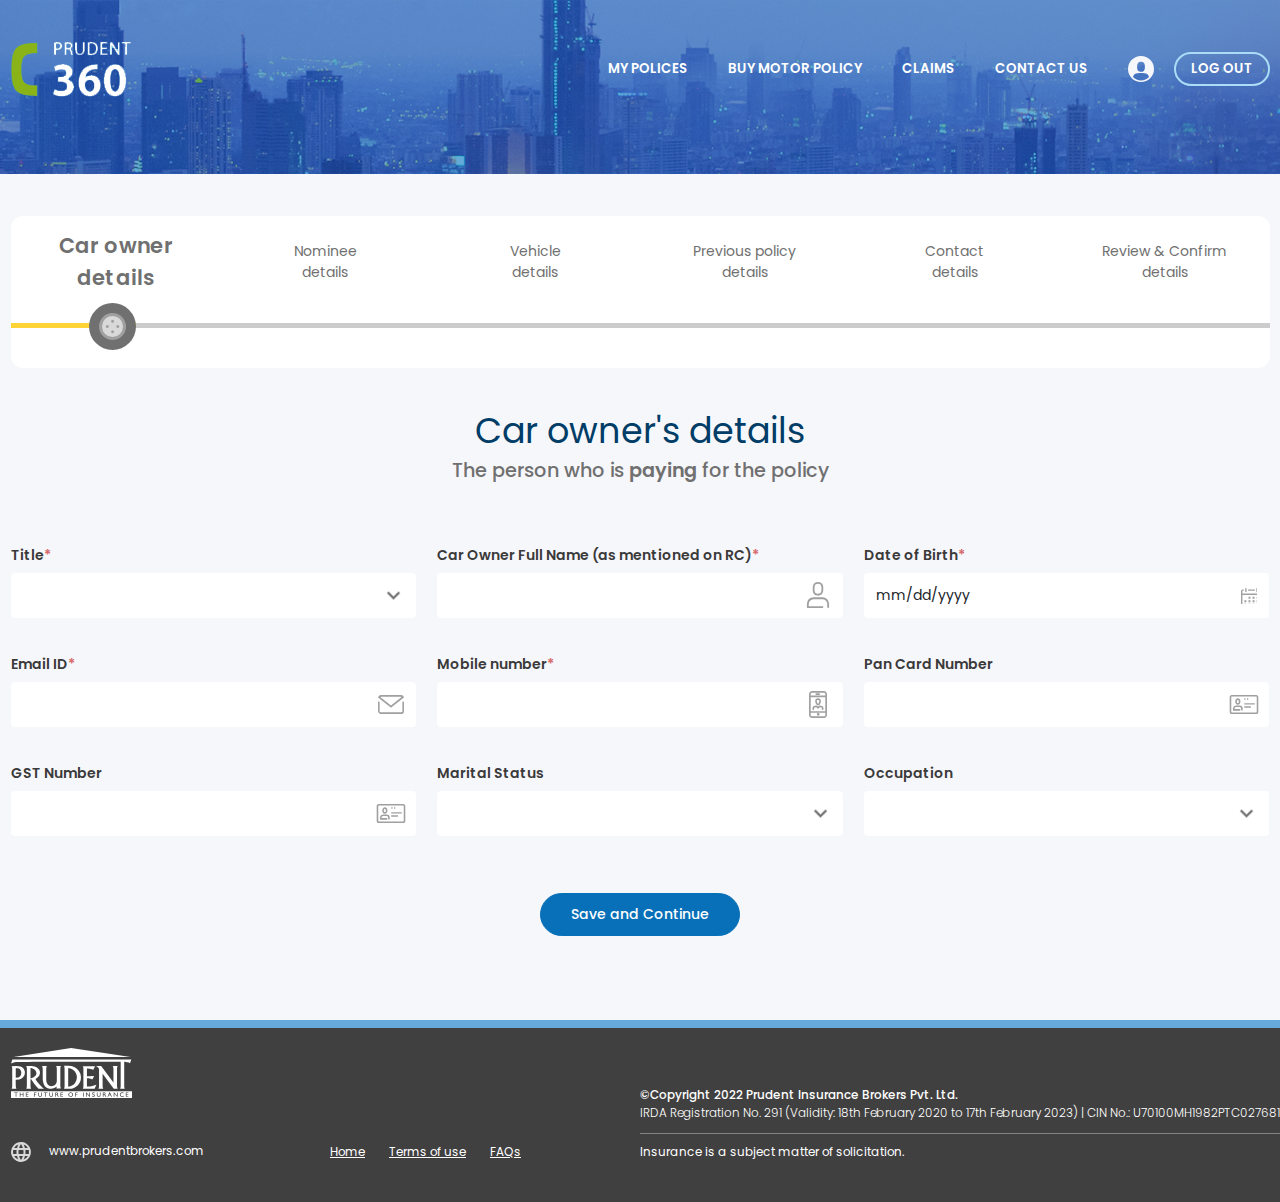
<file: Prudent1/proposal.html>
<!DOCTYPE html>
<html lang="en">


<!-- Mirrored from 103.35.121.184/Prudent1/proposal.html by HTTrack Website Copier/3.x [XR&CO'2014], Tue, 10 May 2022 11:32:00 GMT -->
<head>
  <meta charset="utf-8">
  <meta content="width=device-width, initial-scale=1.0" name="viewport">

  <title>Prudent</title>
  <meta content="" name="descriptison">
  <meta content="" name="keywords">

  <!-- Favicons -->

  <link href="assets/img/apple-touch-icon.html" rel="apple-touch-icon">

  <!-- Google Fonts -->
  <link href="https://fonts.googleapis.com/css2?family=Poppins:wght@300;400;500;600;700&amp;display=swap" rel="stylesheet">

  <!-- Vendor CSS Files -->
  <link href="assets/css/bootstrap.min.css" rel="stylesheet">
  <link rel="stylesheet" type="text/css" href="assets/css/material-design-iconic-font.min.css">

  <!-- Template Main CSS File -->
  <link href="assets/css/style.css" rel="stylesheet">
</head>

<body>
  <!-- Header -->
  <header class="header_image">
    <div class="container">
      <div class="header_box">
        <div class="row">
          <div class="col-md-12">
            <nav class="navbar navbar-expand-xl justify-content-between">
              <a class="navbar-brand" href="index-2.html">
                <img src="assets/img/logo.png" class="img-fluid" alt="logo" />
              </a>
              <button class="navbar-toggler" type="button" data-bs-toggle="collapse" data-bs-target="#navbarNav"
                aria-controls="navbarNav" aria-expanded="false" aria-label="Toggle navigation">
                <svg xmlns="http://www.w3.org/2000/svg" width="32" height="32" viewBox="0 0 24 24" fill="none"
                  stroke="currentColor" stroke-width="2" stroke-linecap="round" stroke-linejoin="round"
                  class="feather feather-align-right">
                  <line x1="21" y1="10" x2="7" y2="10"></line>
                  <line x1="21" y1="6" x2="3" y2="6"></line>
                  <line x1="21" y1="14" x2="3" y2="14"></line>
                  <line x1="21" y1="18" x2="7" y2="18"></line>
                </svg>
              </button>
              <div class="collapse navbar-collapse" id="navbarNav">
                <ul class="navbar-nav">
                  <li class="nav-item">
                    <a class="nav-link" href="policies.html">MY POLICES</a>
                  </li>
                  <li class="nav-item">
                    <a class="nav-link" href="quote.html">BUY MOTOR POLICY</a>
                  </li>
                  <li class="nav-item">
                    <a class="nav-link" href="claim.html">CLAIMS</a>
                  </li>
                  <li class="nav-item">
                    <a class="nav-link" href="contact.html">CONTACT US</a>
                  </li>
                  <li class="nav-item dropdown">
                    <a class="nav-link dropdown-toggle py-1" href="javascript:void(0)" id="navbarDropdown" role="button"
                      data-bs-toggle="dropdown" aria-expanded="false">
                      <svg xmlns="http://www.w3.org/2000/svg" width="26.002" height="26.001"
                        viewBox="0 0 26.002 26.001">
                        <path id="Subtraction_9" data-name="Subtraction 9"
                          d="M-8439,5967a12.918,12.918,0,0,1-9.193-3.808A12.919,12.919,0,0,1-8452,5954a12.917,12.917,0,0,1,3.808-9.192A12.918,12.918,0,0,1-8439,5941a12.914,12.914,0,0,1,9.193,3.808A12.917,12.917,0,0,1-8426,5954a12.919,12.919,0,0,1-3.808,9.193A12.914,12.914,0,0,1-8439,5967Zm.018-8.905c-1.134,0-2.282.012-3.413.037a4.827,4.827,0,0,0-4.631,3.871,10.97,10.97,0,0,0,8.026,3.447,10.966,10.966,0,0,0,8.041-3.462,4.955,4.955,0,0,0-4.668-3.856C-8436.72,5958.107-8437.849,5958.1-8438.982,5958.1Zm-.091-11.329a3.783,3.783,0,0,0-3.662,3.005,14.721,14.721,0,0,0-.114,3.509,3.813,3.813,0,0,0,3.54,3.57,3.341,3.341,0,0,0,.354.017,3.814,3.814,0,0,0,3.707-2.976,8.9,8.9,0,0,0,.117-1.434c0-.052,0-.3,0-.543v-.182c0-.162,0-.3,0-.356.013-.312.009-.639-.01-.974a3.913,3.913,0,0,0-3.583-3.621c-.091-.007-.211-.015-.333-.015Z"
                          transform="translate(8452.001 -5940.999)" fill="#f6f7fb" />
                      </svg>
                    </a>
                    <ul class="dropdown-menu" aria-labelledby="navbarDropdown">
                      <li><a class="dropdown-item" href="javascript:void(0)">Action</a></li>
                      <li><a class="dropdown-item" href="javascript:void(0)">Another action</a></li>
                      <li>
                        <hr class="dropdown-divider">
                      </li>
                      <li><a class="dropdown-item" href="javascript:void(0)">Something else here</a></li>
                    </ul>
                  </li>
                  <li class="nav-item">
                    <a class="nav-link logout-btn m-xl-0 mt-2" href="javascript:void(0)">
                      LOG OUT
                    </a>
                  </li>
                </ul>
              </div>
            </nav>
          </div>
        </div>
      </div>
    </div>
  </header>

  <!-- Middle Section -->
  <section class="my-5">
    <div class="container">
      <div class="proposal_header border-radius d-none d-lg-block">
        <ul class="d-flex align-items-center">
          <li class="bar_list active">
            Car owner<br />details
          </li>
          <li class="bar_list">
            Nominee<br />details
          </li>
          <li class="bar_list">
            Vehicle<br />details
          </li>
          <li class="bar_list">
            Previous policy<br />details
          </li>
          <li class="bar_list">
            Contact<br />details
          </li>
          <li class="bar_list">
            Review & Confirm<br />details
          </li>
        </ul>
        <div class="proposal_bar" style="width: 10%;">
          <svg id="spin" xmlns="http://www.w3.org/2000/svg" width="47" height="47" viewBox="0 0 47 47">
            <g id="Group_117" data-name="Group 117" transform="translate(-265.946 -391.946)">
              <circle id="Ellipse_96" data-name="Ellipse 96" cx="23.5" cy="23.5" r="23.5"
                transform="translate(265.946 391.946)" fill="#707070" />
              <circle id="Ellipse_122" data-name="Ellipse 122" cx="13.5" cy="13.5" r="13.5"
                transform="translate(275.946 401.946)" fill="#a0a0a0" />
              <circle id="Ellipse_123" data-name="Ellipse 123" cx="10.5" cy="10.5" r="10.5"
                transform="translate(278.946 404.946)" fill="#d9d9d9" />
              <g id="Group_116" data-name="Group 116" transform="translate(282.17 415.446) rotate(-45)">
                <circle id="Ellipse_124" data-name="Ellipse 124" cx="1.485" cy="1.485" r="1.485"
                  transform="translate(0 0)" fill="#a0a0a0" />
                <circle id="Ellipse_127" data-name="Ellipse 127" cx="1.485" cy="1.485" r="1.485"
                  transform="translate(0 7.423)" fill="#a0a0a0" />
                <circle id="Ellipse_125" data-name="Ellipse 125" cx="1.485" cy="1.485" r="1.485"
                  transform="translate(7.423 0)" fill="#a0a0a0" />
                <circle id="Ellipse_126" data-name="Ellipse 126" cx="1.485" cy="1.485" r="1.485"
                  transform="translate(7.423 7.423)" fill="#a0a0a0" />
              </g>
            </g>
          </svg>
        </div>
      </div>
      <div id="car_detail" class="mt-5 show-hide">
        <div class="col-lg-12 text-center">
          <h1 class="blue-dark-text regular-text">Car owner's details</h1>
          <h4 class="grey-text mt-2">The person who is <span class="semibold-text">paying</span> for the policy</h4>
        </div>
        <div class="row mt-5">
          <div class="col-lg-4">
            <div class="form-group mt-4">
              <label class="form-label">Title<span class="astrik">*</span></label>
              <select class="form-control">
                <option selected></option>
                <option>Mr</option>
                <option>Mrs</option>
              </select>
            </div>
          </div>
          <div class="col-lg-4">
            <div class="form-group mt-4">
              <label class="form-label">Car Owner Full Name (as mentioned on RC)<span class="astrik">*</span></label>
              <input type="text" class="form-control icon name">
            </div>
          </div>
          <div class="col-lg-4">
            <div class="form-group mt-4">
              <label class="form-label">Date of Birth<span class="astrik">*</span></label>
              <input type="date" class="form-control">
            </div>
          </div>
          <div class="col-lg-4">
            <div class="form-group mt-4">
              <label class="form-label">Email ID<span class="astrik">*</span></label>
              <input type="text" class="form-control icon email">
            </div>
          </div>
          <div class="col-lg-4">
            <div class="form-group mt-4">
              <label class="form-label">Mobile number<span class="astrik">*</span></label>
              <input type="text" class="form-control icon phone">
            </div>
          </div>
          <div class="col-lg-4">
            <div class="form-group mt-4">
              <label class="form-label">Pan Card Number</label>
              <input type="text" class="form-control icon pan-card">
            </div>
          </div>
          <div class="col-lg-4">
            <div class="form-group mt-4">
              <label class="form-label">GST Number</label>
              <input type="text" class="form-control icon pan-card">
            </div>
          </div>
          <div class="col-lg-4">
            <div class="form-group mt-4">
              <label class="form-label">Marital Status</label>
              <select class="form-control">
                <option selected></option>
                <option>Single</option>
                <option>Married</option>
                <option>Divorced</option>
                <option>Widower</option>
              </select>
            </div>
          </div>
          <div class="col-lg-4">
            <div class="form-group mt-4">
              <label class="form-label">Occupation</label>
              <select class="form-control">
                <option selected></option>
                <option>Student</option>
                <option>Retired</option>
                <option>Govt. Service</option>
                <option>Private Service</option>
                <option>Self Employed</option>
                <option>Not Working</option>
                <option>Other</option>
              </select>
            </div>
          </div>
          <div class="col-lg-12 text-center">
            <button class="btn btn-secondary my-5" id="next_nominee_detail">
              Save and Continue
            </button>
          </div>
        </div>
      </div>
      <div id="nominee_detail" class="mt-5 show-hide">
        <div class="col-lg-12 text-center">
          <h1 class="blue-dark-text regular-text">Nominee details</h1>

        </div>
        <div class="row mt-5">
          <div class="col-lg-4">
            <div class="form-group mt-4">
              <label class="form-label">Nominee Full Name<span class="astrik">*</span></label>
              <input type="text" class="form-control icon name">
            </div>
          </div>
          <div class="col-lg-4">
            <div class="form-group mt-4">
              <label class="form-label">Date of Birth<span class="astrik">*</span></label>
              <input type="date" class="form-control">
            </div>
          </div>
          <div class="col-lg-4">
            <div class="form-group mt-4">
              <label class="form-label">Relationship with vehicle owner<span class="astrik">*</span></label>
              <select class="form-control">
                <option selected></option>
                <option>Father</option>
                <option>Mother</option>
                <option>Guardian</option>
                <option>Spouse</option>
                <option>Son</option>
                <option>Daughter</option>
                <option>Sibling</option>
                <option>Other</option>
              </select>
            </div>
          </div>
          <div class="col-lg-12 text-center">
            <button class="btn btn-secondary border my-5 mx-3" id="pre_car_detail">
              Back
            </button>
            <button class="btn btn-secondary my-5" id="next_vehicle_detail">
              Save and Continue
            </button>
          </div>
        </div>
      </div>
      <div id="vehicle_detail" class="mt-5 show-hide">
        <div class="col-lg-12 text-center">
          <h1 class="blue-dark-text regular-text">Vehicle details</h1>

        </div>
        <div class="row mt-5">
          <div class="col-lg-4">
            <div class="form-group mt-4">
              <label class="form-label">RTO<span class="astrik">*</span></label>
              <input type="text" class="form-control">
            </div>
          </div>
          <div class="col-lg-4">
            <div class="form-group mt-4">
              <label class="form-label">Registration Date<span class="astrik">*</span></label>
              <input type="date" class="form-control">
            </div>
          </div>
          <div class="col-lg-4">
            <div class="form-group mt-4">
              <label class="form-label">Engine Number<span class="astrik">*</span></label>
              <input type="text" class="form-control">
            </div>
          </div>
          <div class="col-lg-4">
            <div class="form-group mt-4">
              <label class="form-label">Chassis Number<span class="astrik">*</span></label>
              <input type="text" class="form-control">
            </div>
          </div>
          <div class="col-lg-8">
            <div class="form-group mt-4">
              <label class="form-label">Is your vehicle financed by a Bank/Financial Institution ?</label>
              <div class="form-check form-check-inline form-check-radio mt-2 pt-1">
                <input class="form-check-input" type="radio" name="inlineRadioOptions1" id="inlineRadio1"
                  value="option5" checked="">
                <div class="check"></div>
                <label class="form-check-label" for="inlineRadio1">Yes</label>
              </div>
              <div class="form-check form-check-inline form-check-radio mt-2 pt-1">
                <input class="form-check-input" type="radio" name="inlineRadioOptions1" id="inlineRadio2"
                  value="option6">
                <div class="check"></div>
                <label class="form-check-label" for="inlineRadio2">No</label>
              </div>
            </div>
          </div>
          <div class="clearfix"></div>
          <div class="col-lg-4">
            <div class="form-group mt-4">
              <label class="form-label">Financier Name<span class="astrik">*</span></label>
              <input type="text" class="form-control">
            </div>
          </div>
          <div class="col-lg-4">
            <div class="form-group mt-4">
              <label class="form-label">Financier City<span class="astrik">*</span></label>
              <input type="text" class="form-control">
            </div>
          </div>
          <div class="clearfix"></div>
          <div class="col-lg-4">
            <div class="form-group mt-4">
              <label class="form-label">Is Valid PUC Available</label>
              <select class="form-control">
                <option selected></option>
                <option>Yes</option>
                <option>No</option>
              </select>
            </div>
          </div>
          <div class="col-lg-4">
            <div class="form-group mt-4">
              <label class="form-label">PUC Certificate Number</label>
              <input type="text" class="form-control">
            </div>
          </div>
          <div class="col-lg-4">
            <div class="form-group mt-4">
              <label class="form-label">PUC Expiry Date</label>
              <input type="date" class="form-control">
            </div>
          </div>
          <div class="col-lg-12 text-center">
            <button class="btn btn-secondary border my-5 mx-3" id="pre_nominee_detail">
              Back
            </button>
            <button class="btn btn-secondary my-5" id="next_policy_detail">
              Save and Continue
            </button>
          </div>
        </div>
      </div>
      <div id="policy_detail" class="mt-5 show-hide">
        <div class="col-lg-12 text-center">
          <h1 class="blue-dark-text regular-text">Previous policy details</h1>

        </div>
        <div class="row mt-5">
          <div class="col-lg-4">
            <div class="form-group mt-4">
              <label class="form-label">Previous Insurer<span class="astrik">*</span></label>
              <select class="form-control">
                <option selected></option>
                <option>Bajaj Allianz General Insurance</option>
                <option>Bharti AXA General Insurance</option>
                <option>Cholamandalam MS General Insurance</option>
                <option>Future Generali India Insurance</option>
                <option>ICICI Lombard General Insurance</option>
                <option>IFFCO-Tokio General Insurance</option>
                <option>Liberty General Insurance</option>
                <option>Magma HDI General Insurance</option>
              </select>
            </div>
          </div>
          <div class="col-lg-4">
            <div class="form-group mt-4">
              <label class="form-label">Previous Policy Number<span class="astrik">*</span></label>
              <input type="text" class="form-control">
            </div>
          </div>
          <div class="col-lg-4">
            <div class="form-group mt-4">
              <label class="form-label">Previous Policy Expiry Date<span class="astrik">*</span></label>
              <input type="date" class="form-control">
            </div>
          </div>
          <div class="col-lg-4">
            <div class="form-group mt-4">
              <label class="form-label">Previous Policy Type<span class="astrik">*</span></label>
              <input type="text" class="form-control">
            </div>
          </div>
          <div class="col-lg-12 text-center">
            <button class="btn btn-secondary border my-5 mx-3" id="pre_vehicle_detail">
              Back
            </button>
            <button class="btn btn-secondary my-5" id="next_contact_detail">
              Save and Continue
            </button>
          </div>
        </div>
      </div>
      <div id="contact_detail" class="mt-5 show-hide">
        <div class="col-lg-12 text-center">
          <h1 class="blue-dark-text regular-text">Contact details</h1>

        </div>
        <div class="row mt-5">
          <div class="col-lg-6">
            <div class="form-group mt-4">
              <label class="form-label">Address Line<span class="astrik">*</span></label>
              <textarea id="" cols="30" rows="5" class="form-control"></textarea>
            </div>
          </div>
          <div class="col-lg-6">
            <div class="form-group mt-4">
              <label class="form-label">Address Line 2<span class="astrik">*</span></label>
              <textarea id="" cols="30" rows="5" class="form-control"></textarea>
            </div>
          </div>
          <div class="col-lg-4">
            <div class="form-group mt-4">
              <label class="form-label">State<span class="astrik">*</span></label>
              <input type="text" class="form-control">
            </div>
          </div>
          <div class="col-lg-4">
            <div class="form-group mt-4">
              <label class="form-label">City<span class="astrik">*</span></label>
              <input type="text" class="form-control">
            </div>
          </div>
          <div class="col-lg-4">
            <div class="form-group mt-4">
              <label class="form-label">Pincode<span class="astrik">*</span></label>
              <input type="text" class="form-control">
            </div>
          </div>
          <div class="col-lg-12 text-center">
            <button class="btn btn-secondary border my-5 mx-3" id="pre_policy_detail">
              Back
            </button>
            <button class="btn btn-secondary my-5" id="next_confirm_detail">
              Save and Continue
            </button>
          </div>
        </div>
      </div>
      <div id="confirm_detail" class="mt-5 show-hide">
        <div class="row confirm_detail_cont">
          <div class="confirm_detail_box col">
            <div class="card">
              <div class="card-header d-flex justify-content-between align-items-center">
                <h3 class="semibold-text py-2">Car Owner Detail</h3>
                <a href="javascript:void(0)">
                  <svg xmlns="http://www.w3.org/2000/svg" width="29" height="29" viewBox="0 0 29 29">
                    <g id="Group_488" data-name="Group 488" transform="translate(-1483 -242)">
                      <circle id="Ellipse_369" data-name="Ellipse 369" cx="14.5" cy="14.5" r="14.5"
                        transform="translate(1483 242)" fill="#e6f8ff"></circle>
                      <path id="Path_876" data-name="Path 876"
                        d="M244.59,54.322a2.533,2.533,0,0,0-1.783-.769,2.642,2.642,0,0,0-1.915.844l-8.243,8.224a.924.924,0,0,0-.066.075.414.414,0,0,0-.046.075.159.159,0,0,0-.019.075q-.281,1.012-1.314,4.374a.93.93,0,0,0-.019.187.435.435,0,0,0,.038.179.339.339,0,0,0,.112.139.484.484,0,0,0,.357.151.594.594,0,0,0,.149-.019q2.461-.824,4.3-1.37a.533.533,0,0,0,.207-.131q8.017-7.9,8.28-8.185a2.443,2.443,0,0,0-.038-3.85ZM234.452,65.747q-.788.255-1.708.554c.441-1.444.729-2.413.87-2.924l2.009,2-.006.006C235.365,65.455,234.977,65.578,234.452,65.747Zm9.313-8.421c-.327.338-2.767,2.756-7.28,7.211l-2.036-2.023,7.288-7.272a1.489,1.489,0,0,1,1.07-.487,1.39,1.39,0,0,1,.958.45,1.606,1.606,0,0,1,.582,1.033A1.677,1.677,0,0,1,243.765,57.326Z"
                        transform="translate(1259.815 195.447)" fill="#a0a0a0"></path>
                    </g>
                  </svg></a>
              </div>
              <div class="card-body bg-color">
                <div class="row">
                  <div class="col-lg-6">
                    <div class="form-group mt-4">
                      <label class="form-label">Title<span class="astrik">*</span></label>
                      <select disabled class="form-control">
                        <option selected></option>
                        <option>Mr</option>
                        <option>Mrs</option>
                      </select>
                    </div>
                  </div>
                  <div class="col-lg-6">
                    <div class="form-group mt-4">
                      <label class="form-label">Car Owner Full Name (as mentioned on RC)<span
                          class="astrik">*</span></label>
                      <input type="text" disabled class="form-control icon name">
                    </div>
                  </div>
                  <div class="col-lg-6">
                    <div class="form-group mt-4">
                      <label class="form-label">Date of Birth<span class="astrik">*</span></label>
                      <input type="date" disabled class="form-control">
                    </div>
                  </div>
                  <div class="col-lg-6">
                    <div class="form-group mt-4">
                      <label class="form-label">Email ID<span class="astrik">*</span></label>
                      <input type="text" disabled class="form-control icon email">
                    </div>
                  </div>
                  <div class="col-lg-6">
                    <div class="form-group mt-4">
                      <label class="form-label">Mobile number<span class="astrik">*</span></label>
                      <input type="text" disabled class="form-control icon phone">
                    </div>
                  </div>
                  <div class="col-lg-6">
                    <div class="form-group mt-4">
                      <label class="form-label">Pan Card Number</label>
                      <input type="text" disabled class="form-control icon pan-card">
                    </div>
                  </div>
                  <div class="col-lg-6">
                    <div class="form-group mt-4">
                      <label class="form-label">GST Number</label>
                      <input type="text" disabled class="form-control icon pan-card">
                    </div>
                  </div>
                  <div class="col-lg-6">
                    <div class="form-group mt-4">
                      <label class="form-label">Marital Status</label>
                      <select disabled class="form-control">
                        <option selected></option>
                        <option>Single</option>
                        <option>Married</option>
                        <option>Divorced</option>
                        <option>Widower</option>
                      </select>
                    </div>
                  </div>
                  <div class="col-lg-6">
                    <div class="form-group mt-4">
                      <label class="form-label">Occupation</label>
                      <select disabled class="form-control">
                        <option selected></option>
                        <option>Student</option>
                        <option>Retired</option>
                        <option>Govt. Service</option>
                        <option>Private Service</option>
                        <option>Self Employed</option>
                        <option>Not Working</option>
                        <option>Other</option>
                      </select>
                    </div>
                  </div>
                </div>
              </div>
            </div>
            <div class="card mt-5">
              <div class="card-header d-flex justify-content-between align-items-center">
                <h3 class="semibold-text py-2">Nominee details</h3>
                <a href="javascript:void(0)">
                  <svg xmlns="http://www.w3.org/2000/svg" width="29" height="29" viewBox="0 0 29 29">
                    <g id="Group_488" data-name="Group 488" transform="translate(-1483 -242)">
                      <circle id="Ellipse_369" data-name="Ellipse 369" cx="14.5" cy="14.5" r="14.5"
                        transform="translate(1483 242)" fill="#e6f8ff"></circle>
                      <path id="Path_876" data-name="Path 876"
                        d="M244.59,54.322a2.533,2.533,0,0,0-1.783-.769,2.642,2.642,0,0,0-1.915.844l-8.243,8.224a.924.924,0,0,0-.066.075.414.414,0,0,0-.046.075.159.159,0,0,0-.019.075q-.281,1.012-1.314,4.374a.93.93,0,0,0-.019.187.435.435,0,0,0,.038.179.339.339,0,0,0,.112.139.484.484,0,0,0,.357.151.594.594,0,0,0,.149-.019q2.461-.824,4.3-1.37a.533.533,0,0,0,.207-.131q8.017-7.9,8.28-8.185a2.443,2.443,0,0,0-.038-3.85ZM234.452,65.747q-.788.255-1.708.554c.441-1.444.729-2.413.87-2.924l2.009,2-.006.006C235.365,65.455,234.977,65.578,234.452,65.747Zm9.313-8.421c-.327.338-2.767,2.756-7.28,7.211l-2.036-2.023,7.288-7.272a1.489,1.489,0,0,1,1.07-.487,1.39,1.39,0,0,1,.958.45,1.606,1.606,0,0,1,.582,1.033A1.677,1.677,0,0,1,243.765,57.326Z"
                        transform="translate(1259.815 195.447)" fill="#a0a0a0"></path>
                    </g>
                  </svg></a>
              </div>
              <div class="card-body bg-color">
                <div class="row">
                  <div class="col-lg-6">
                    <div class="form-group mt-4">
                      <label class="form-label">Nominee Full Name<span class="astrik">*</span></label>
                      <input type="text" disabled class="form-control icon name">
                    </div>
                  </div>
                  <div class="col-lg-6">
                    <div class="form-group mt-4">
                      <label class="form-label">Date of Birth<span class="astrik">*</span></label>
                      <input type="date" disabled class="form-control">
                    </div>
                  </div>
                  <div class="col-lg-6">
                    <div class="form-group mt-4">
                      <label class="form-label">Relationship with vehicle owner<span class="astrik">*</span></label>
                      <select disabled class="form-control">
                        <option selected></option>
                        <option>Father</option>
                        <option>Mother</option>
                        <option>Guardian</option>
                        <option>Spouse</option>
                        <option>Son</option>
                        <option>Daughter</option>
                        <option>Sibling</option>
                        <option>Other</option>
                      </select>
                    </div>
                  </div>
                </div>
              </div>
            </div>
            <div class="card mt-5">
              <div class="card-header d-flex justify-content-between align-items-center">
                <h3 class="semibold-text py-2">Vehicle details</h3>
                <a href="javascript:void(0)">
                  <svg xmlns="http://www.w3.org/2000/svg" width="29" height="29" viewBox="0 0 29 29">
                    <g id="Group_488" data-name="Group 488" transform="translate(-1483 -242)">
                      <circle id="Ellipse_369" data-name="Ellipse 369" cx="14.5" cy="14.5" r="14.5"
                        transform="translate(1483 242)" fill="#e6f8ff"></circle>
                      <path id="Path_876" data-name="Path 876"
                        d="M244.59,54.322a2.533,2.533,0,0,0-1.783-.769,2.642,2.642,0,0,0-1.915.844l-8.243,8.224a.924.924,0,0,0-.066.075.414.414,0,0,0-.046.075.159.159,0,0,0-.019.075q-.281,1.012-1.314,4.374a.93.93,0,0,0-.019.187.435.435,0,0,0,.038.179.339.339,0,0,0,.112.139.484.484,0,0,0,.357.151.594.594,0,0,0,.149-.019q2.461-.824,4.3-1.37a.533.533,0,0,0,.207-.131q8.017-7.9,8.28-8.185a2.443,2.443,0,0,0-.038-3.85ZM234.452,65.747q-.788.255-1.708.554c.441-1.444.729-2.413.87-2.924l2.009,2-.006.006C235.365,65.455,234.977,65.578,234.452,65.747Zm9.313-8.421c-.327.338-2.767,2.756-7.28,7.211l-2.036-2.023,7.288-7.272a1.489,1.489,0,0,1,1.07-.487,1.39,1.39,0,0,1,.958.45,1.606,1.606,0,0,1,.582,1.033A1.677,1.677,0,0,1,243.765,57.326Z"
                        transform="translate(1259.815 195.447)" fill="#a0a0a0"></path>
                    </g>
                  </svg></a>
              </div>
              <div class="card-body bg-color">
                <div class="row">
                  <div class="col-lg-6">
                    <div class="form-group mt-4">
                      <label class="form-label">RTO<span class="astrik">*</span></label>
                      <input type="text" disabled class="form-control">
                    </div>
                  </div>
                  <div class="col-lg-6">
                    <div class="form-group mt-4">
                      <label class="form-label">Registration Date<span class="astrik">*</span></label>
                      <input type="date" disabled class="form-control">
                    </div>
                  </div>
                  <div class="col-lg-6">
                    <div class="form-group mt-4">
                      <label class="form-label">Engine Number<span class="astrik">*</span></label>
                      <input type="text" disabled class="form-control">
                    </div>
                  </div>
                  <div class="col-lg-6">
                    <div class="form-group mt-4">
                      <label class="form-label">Chassis Number<span class="astrik">*</span></label>
                      <input type="text" disabled class="form-control">
                    </div>
                  </div>
                  <div class="col-lg-8">
                    <div class="form-group mt-4">
                      <label class="form-label">Is your vehicle financed by a Bank/Financial Institution ?</label>
                      <div class="form-check form-check-inline form-check-radio mt-2 pt-1">
                        <input class="form-check-input" type="radio" name="inlineRadioOptions1" id="inlineRadio1"
                          value="option5" checked="">
                        <div class="check"></div>
                        <label class="form-check-label" for="inlineRadio1">Yes</label>
                      </div>
                      <div class="form-check form-check-inline form-check-radio mt-2 pt-1">
                        <input class="form-check-input" type="radio" name="inlineRadioOptions1" id="inlineRadio2"
                          value="option6">
                        <div class="check"></div>
                        <label class="form-check-label" for="inlineRadio2">No</label>
                      </div>
                    </div>
                  </div>
                  <div class="clearfix"></div>
                  <div class="col-lg-6">
                    <div class="form-group mt-4">
                      <label class="form-label">Financier Name<span class="astrik">*</span></label>
                      <input type="text" disabled class="form-control">
                    </div>
                  </div>
                  <div class="col-lg-6">
                    <div class="form-group mt-4">
                      <label class="form-label">Financier City<span class="astrik">*</span></label>
                      <input type="text" disabled class="form-control">
                    </div>
                  </div>
                  <div class="clearfix"></div>
                  <div class="col-lg-6">
                    <div class="form-group mt-4">
                      <label class="form-label">Is Valid PUC Available</label>
                      <select disabled class="form-control">
                        <option selected></option>
                        <option>Yes</option>
                        <option>No</option>
                      </select>
                    </div>
                  </div>
                  <div class="col-lg-6">
                    <div class="form-group mt-4">
                      <label class="form-label">PUC Certificate Number</label>
                      <input type="text" disabled class="form-control">
                    </div>
                  </div>
                  <div class="col-lg-6">
                    <div class="form-group mt-4">
                      <label class="form-label">PUC Expiry Date</label>
                      <input type="date" disabled class="form-control">
                    </div>
                  </div>
                </div>
              </div>
            </div>
            <div class="card mt-5">
              <div class="card-header d-flex justify-content-between align-items-center">
                <h3 class="semibold-text py-2">Previous policy details</h3>
                <a href="javascript:void(0)">
                  <svg xmlns="http://www.w3.org/2000/svg" width="29" height="29" viewBox="0 0 29 29">
                    <g id="Group_488" data-name="Group 488" transform="translate(-1483 -242)">
                      <circle id="Ellipse_369" data-name="Ellipse 369" cx="14.5" cy="14.5" r="14.5"
                        transform="translate(1483 242)" fill="#e6f8ff"></circle>
                      <path id="Path_876" data-name="Path 876"
                        d="M244.59,54.322a2.533,2.533,0,0,0-1.783-.769,2.642,2.642,0,0,0-1.915.844l-8.243,8.224a.924.924,0,0,0-.066.075.414.414,0,0,0-.046.075.159.159,0,0,0-.019.075q-.281,1.012-1.314,4.374a.93.93,0,0,0-.019.187.435.435,0,0,0,.038.179.339.339,0,0,0,.112.139.484.484,0,0,0,.357.151.594.594,0,0,0,.149-.019q2.461-.824,4.3-1.37a.533.533,0,0,0,.207-.131q8.017-7.9,8.28-8.185a2.443,2.443,0,0,0-.038-3.85ZM234.452,65.747q-.788.255-1.708.554c.441-1.444.729-2.413.87-2.924l2.009,2-.006.006C235.365,65.455,234.977,65.578,234.452,65.747Zm9.313-8.421c-.327.338-2.767,2.756-7.28,7.211l-2.036-2.023,7.288-7.272a1.489,1.489,0,0,1,1.07-.487,1.39,1.39,0,0,1,.958.45,1.606,1.606,0,0,1,.582,1.033A1.677,1.677,0,0,1,243.765,57.326Z"
                        transform="translate(1259.815 195.447)" fill="#a0a0a0"></path>
                    </g>
                  </svg></a>
              </div>
              <div class="card-body bg-color">
                <div class="row">
                  <div class="col-lg-6">
                    <div class="form-group mt-4">
                      <label class="form-label">Previous Insurer<span class="astrik">*</span></label>
                      <select disabled class="form-control">
                        <option selected></option>
                        <option>Bajaj Allianz General Insurance</option>
                        <option>Bharti AXA General Insurance</option>
                        <option>Cholamandalam MS General Insurance</option>
                        <option>Future Generali India Insurance</option>
                        <option>ICICI Lombard General Insurance</option>
                        <option>IFFCO-Tokio General Insurance</option>
                        <option>Liberty General Insurance</option>
                        <option>Magma HDI General Insurance</option>
                      </select>
                    </div>
                  </div>
                  <div class="col-lg-6">
                    <div class="form-group mt-4">
                      <label class="form-label">Previous Policy Number<span class="astrik">*</span></label>
                      <input type="text" disabled class="form-control">
                    </div>
                  </div>
                  <div class="col-lg-6">
                    <div class="form-group mt-4">
                      <label class="form-label">Previous Policy Expiry Date<span class="astrik">*</span></label>
                      <input type="date" disabled class="form-control">
                    </div>
                  </div>
                  <div class="col-lg-6">
                    <div class="form-group mt-4">
                      <label class="form-label">Previous Policy Type<span class="astrik">*</span></label>
                      <input type="text" disabled class="form-control">
                    </div>
                  </div>
                </div>
              </div>
            </div>
            <div class="card mt-5">
              <div class="card-header d-flex justify-content-between align-items-center">
                <h3 class="semibold-text py-2">Contact details</h3>
                <a href="javascript:void(0)">
                  <svg xmlns="http://www.w3.org/2000/svg" width="29" height="29" viewBox="0 0 29 29">
                    <g id="Group_488" data-name="Group 488" transform="translate(-1483 -242)">
                      <circle id="Ellipse_369" data-name="Ellipse 369" cx="14.5" cy="14.5" r="14.5"
                        transform="translate(1483 242)" fill="#e6f8ff"></circle>
                      <path id="Path_876" data-name="Path 876"
                        d="M244.59,54.322a2.533,2.533,0,0,0-1.783-.769,2.642,2.642,0,0,0-1.915.844l-8.243,8.224a.924.924,0,0,0-.066.075.414.414,0,0,0-.046.075.159.159,0,0,0-.019.075q-.281,1.012-1.314,4.374a.93.93,0,0,0-.019.187.435.435,0,0,0,.038.179.339.339,0,0,0,.112.139.484.484,0,0,0,.357.151.594.594,0,0,0,.149-.019q2.461-.824,4.3-1.37a.533.533,0,0,0,.207-.131q8.017-7.9,8.28-8.185a2.443,2.443,0,0,0-.038-3.85ZM234.452,65.747q-.788.255-1.708.554c.441-1.444.729-2.413.87-2.924l2.009,2-.006.006C235.365,65.455,234.977,65.578,234.452,65.747Zm9.313-8.421c-.327.338-2.767,2.756-7.28,7.211l-2.036-2.023,7.288-7.272a1.489,1.489,0,0,1,1.07-.487,1.39,1.39,0,0,1,.958.45,1.606,1.606,0,0,1,.582,1.033A1.677,1.677,0,0,1,243.765,57.326Z"
                        transform="translate(1259.815 195.447)" fill="#a0a0a0"></path>
                    </g>
                  </svg></a>
              </div>
              <div class="card-body bg-color">
                <div class="row">
                  <div class="col-lg-6">
                    <div class="form-group mt-4">
                      <label class="form-label">Address Line<span class="astrik">*</span></label>
                      <textarea id="" cols="30" rows="5" disabled class="form-control"></textarea>
                    </div>
                  </div>
                  <div class="col-lg-6">
                    <div class="form-group mt-4">
                      <label class="form-label">Address Line 2<span class="astrik">*</span></label>
                      <textarea id="" cols="30" rows="5" disabled class="form-control"></textarea>
                    </div>
                  </div>
                  <div class="col-lg-6">
                    <div class="form-group mt-4">
                      <label class="form-label">State<span class="astrik">*</span></label>
                      <input type="text" disabled class="form-control">
                    </div>
                  </div>
                  <div class="col-lg-6">
                    <div class="form-group mt-4">
                      <label class="form-label">City<span class="astrik">*</span></label>
                      <input type="text" disabled class="form-control">
                    </div>
                  </div>
                  <div class="col-lg-6">
                    <div class="form-group mt-4">
                      <label class="form-label">Pincode<span class="astrik">*</span></label>
                      <input type="text" disabled class="form-control">
                    </div>
                  </div>
                </div>
              </div>
            </div>
          </div>
          <div class="col">
            <div class="quote_left_bg pt-3 px-0 text-center">
              <h5 class="semibold-text blue-dark-text text-start px-3">Policy details</h5>
              <div class="left_divider"></div>
              <img src="assets/img/quote-car.svg" class="img-fluid" alt="car">
              <div class="car_detail_box my-4 px-3 text-start">
                <ul>
                  <li>
                    <h5 class="semibold-text">HONDA</h5>
                  </li>
                  <li>
                    <h5 class="semibold-text">WRV</h5>
                  </li>
                  <li>I-DTEC, Diesel</li>
                  <li><b>IDV:</b> 7,44,000</li>
                  <li><b>Registration Date:</b> 20/03/2019</li>
                  <li><b>Registration No:</b> CH01 BS 2638</li>
                  <li><b>NCB:</b> 25%</li>
                  <li><b>Policy Expiry Date:</b> 30/03/2022</li>
                  <li><b>Policy Start Date:</b> 30/03/2021</li>
                </ul>
              </div>
              <div class="premium_box px-3 pb-3">
                <div class="premium_isurer text-center my-3 d-inline-block w-100">
                  <img src="assets/img/sbi.jpg" class="img-fluid" alt="logo">
                </div>
                <div class="d-flex justify-content-between">
                  <h6>Total Premium:</h6>
                  <h3 class="text-end"> 20,000 <span class="font-12 d-block">*Including GST</span>
                  </h3>
                </div>
              </div>
            </div>
          </div>
        </div>
        <div class="row mt-5">
          <div class="col-xl-12">
            <div class="form-check mt-3">
              <input class="form-check-input" type="checkbox" value="" id="flexCheckDefault">
              <label class="form-check-label" for="flexCheckDefault">
                I agree to the <a href="#" class="text-decoration-none">Terms & Conditions</a> and confirm my car is not
                a commercial vehicle, my previous policy is a 1+3 bundled comprehensive policy with 0 % NCB and there
                are no claims, and my car has a valid PUC certificate.
              </label>
            </div>
          </div>
          <div class="col-xl-12 text-center">
            <button class="btn btn-secondary border  mx-2 mt-3" id="pre_contact_detail">
              Back
            </button>
            <button data-bs-toggle="modal" data-bs-target="#comfirm_modal" class="btn btn-secondary  mx-2 mt-3">
              Save and Continue
            </button>
          </div>
        </div>

      </div>
    </div>
  </section>

  <!-- Footer Section -->
  <footer>
    <div class="container">
      <div class="row align-items-end">
        <div class="col-xl-3 col-md-6">
          <img src="assets/img/footer_logo.svg" class="img-fluid" alt="footer-logo">
          <div class="d-block mt-xl-5 mt-3">
            <svg xmlns="http://www.w3.org/2000/svg" width="20" height="19.953" viewBox="0 0 20 19.953">
              <g id="Group_22" data-name="Group 22" transform="translate(-274.004 -163.363)">
                <path id="Path_72" data-name="Path 72"
                  d="M276.931,166.29A9.951,9.951,0,1,1,274,173.34,9.637,9.637,0,0,1,276.931,166.29Zm-.679,9.063h3.372a14.534,14.534,0,0,1,0-4.028h-3.372a8.788,8.788,0,0,0,0,4.028Zm3.794-6A14.733,14.733,0,0,1,281.4,165.8a7.583,7.583,0,0,0-4.309,3.559Zm-2.951,7.963a7.579,7.579,0,0,0,4.309,3.56,14.718,14.718,0,0,1-1.358-3.56Zm9.227-1.967a10.936,10.936,0,0,0,0-4.028h-4.684a14.5,14.5,0,0,0,0,4.028Zm-2.342-9.977a13.3,13.3,0,0,0-1.873,3.981H285.9A14.245,14.245,0,0,0,283.981,165.377Zm0,15.925a14.228,14.228,0,0,0,1.92-3.981h-3.794A13.283,13.283,0,0,0,283.981,181.3Zm6.932-11.944A7.585,7.585,0,0,0,286.6,165.8a14.782,14.782,0,0,1,1.358,3.559ZM286.6,180.881a7.581,7.581,0,0,0,4.309-3.56h-2.951A14.767,14.767,0,0,1,286.6,180.881Zm1.733-5.527h3.372a7.357,7.357,0,0,0,0-4.028h-3.372a14.5,14.5,0,0,1,0,4.028Z"
                  fill="#d9d9d9" />
              </g>
            </svg>
            <a href="javascript:void(0)" class="ms-3">www.prudentbrokers.com</a>
          </div>
        </div>
        <div class="col-lg-3 col-md-6 mt-4 p-0">
          <ul class="footer_list">
            <li><a href="javascript:void(0)">Home</a></li>
            <li><a href="javascript:void(0)">Terms of use</a></li>
            <li><a href="javascript:void(0)">FAQs</a></li>
          </ul>
        </div>
        <div class="col-xl-6 p-xl-0 mt-4 mt-xl-0">
          <p class="light-text">
            <span class="medium-text d-block"> ©Copyright 2022 Prudent Insurance Brokers Pvt. Ltd.</span>
            IRDA Registration No. 291 (Validity: 18th February 2020 to 17th February 2023) | CIN No.:
            U70100MH1982PTC027681
          </p>
          <div class="divider-footer"></div>
          <p>Insurance is a subject matter of solicitation.</p>
        </div>
      </div>
    </div>
  </footer>


  <div class="modal fade" id="comfirm_modal" data-bs-backdrop="static" data-bs-keyboard="false" tabindex="-1"
    aria-labelledby="staticBackdropLabel" aria-hidden="true">
    <div class="modal-dialog modal-dialog-centered modal-lg">
      <div class="modal-content">
        <div class="cont_box border-radius p-4 position-relative">
          <div class="mt-3 text-end d-block position-absolute end-0 top-0 me-3 z-index-10">
            <button type="button" class="btn-close" data-bs-dismiss="modal" aria-label="Close">
                <svg xmlns="http://www.w3.org/2000/svg" width="16" height="16" viewBox="0 0 17.305 17.305">
                  <g id="Group_479" data-name="Group 479" transform="translate(-132.885 -416.219)">
                    <path id="Path_292" data-name="Path 292" d="M150.19,418.35l-6.5,6.5,6.5,6.5-2.182,2.182-6.5-6.5-6.5,6.5-2.131-2.132,6.5-6.5-6.5-6.5,2.182-2.182,6.5,6.5,6.5-6.5Z" transform="translate(0 0)" fill="#d9d9d9"></path>
                  </g>
                </svg>                  
            </button>
          </div>
          <div class="row position-relative">
            <div class="col-xl-6 p-3 p-xl-5">
              <div class="form-check mt-3">
                <input class="form-check-input" type="checkbox" value="" id="check_payment">
                <label class="form-check-label" for="check_payment">
                  By clicking on the hyper-link, you will be leaving Prudentinsurance.com and entering website operated
                  by Insurance company. Prudent does not control or endorse such website, and bears no responsibility
                  for them. Once the payment is processed, you will be redirected to Prudent page for policy document.
                </label>
              </div>
              <!-- <button class="btn btn-secondary border  mx-3 mt-3" id="pre_confirm_detail">
                      Back
                    </button> -->
              <a href="thank-you.html" class="btn btn-secondary  mx-3 mt-3">
                Make Payment
              </a>
            </div>
          </div>
        </div>
      </div>
    </div>
  </div>


  <!-- Vendor JS Files -->
  <script src="assets/js/jquery.min.js"></script>
  <script src="assets/js/bootstrap.bundle.min.js"></script>


  <!-- Template Main JS File -->
  <script src="assets/js/main.js"></script>

</body>


<!-- Mirrored from 103.35.121.184/Prudent1/proposal.html by HTTrack Website Copier/3.x [XR&CO'2014], Tue, 10 May 2022 11:32:00 GMT -->
</html>
</file>
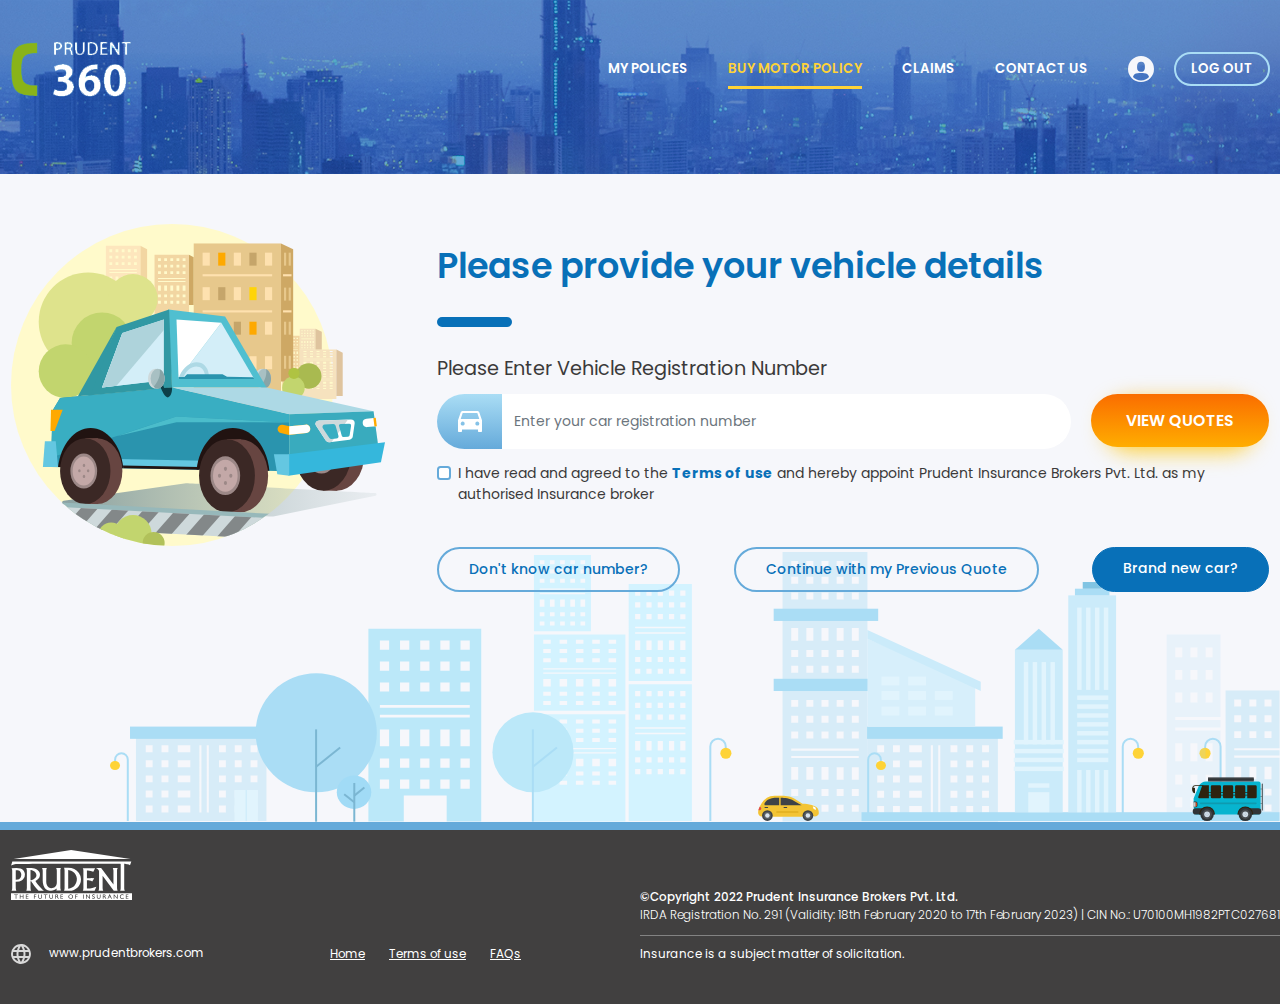
<file: Prudent1/quote.html>
<!DOCTYPE html>
<html lang="en">


<!-- Mirrored from 103.35.121.184/Prudent1/quote.html by HTTrack Website Copier/3.x [XR&CO'2014], Tue, 10 May 2022 11:31:56 GMT -->
<head>
    <meta charset="utf-8">
    <meta content="width=device-width, initial-scale=1.0" name="viewport">

    <title>Prudent</title>
    <meta content="" name="descriptison">
    <meta content="" name="keywords">

    <!-- Favicons -->
     
    <link href="assets/img/apple-touch-icon.html" rel="apple-touch-icon">

    <!-- Google Fonts -->
    <link href="https://fonts.googleapis.com/css2?family=Poppins:wght@300;400;500;600;700&amp;display=swap" rel="stylesheet">

    <!-- Vendor CSS Files -->
    <link href="assets/css/bootstrap.min.css" rel="stylesheet">
    <link rel="stylesheet" type="text/css" href="assets/css/material-design-iconic-font.min.css">

    <!-- Template Main CSS File -->
    <link href="assets/css/style.css" rel="stylesheet">
</head>

<body>


    

    <!-- Header -->
    <header class="header_image">
        <div class="container">
            <div class="header_box">
                <div class="row">
                    <div class="col-md-12">
                        <nav class="navbar navbar-expand-xl justify-content-between">                            
                              <a class="navbar-brand" href="index-2.html">
                                <img src="assets/img/logo.png" class="img-fluid" alt="logo" />
                              </a>
                              <button class="navbar-toggler" type="button" data-bs-toggle="collapse" data-bs-target="#navbarNav" aria-controls="navbarNav" aria-expanded="false" aria-label="Toggle navigation">
                                <svg xmlns="http://www.w3.org/2000/svg" width="32" height="32" viewBox="0 0 24 24" fill="none" stroke="currentColor" stroke-width="2" stroke-linecap="round" stroke-linejoin="round" class="feather feather-align-right"><line x1="21" y1="10" x2="7" y2="10"></line><line x1="21" y1="6" x2="3" y2="6"></line><line x1="21" y1="14" x2="3" y2="14"></line><line x1="21" y1="18" x2="7" y2="18"></line></svg>
                              </button>
                              <div class="collapse navbar-collapse" id="navbarNav">
                                <ul class="navbar-nav">
                                  <li class="nav-item">
                                    <a class="nav-link" href="policies.html">MY POLICES</a>
                                  </li>
                                  <li class="nav-item">
                                    <a class="nav-link active" href="quote.html">BUY MOTOR POLICY</a>
                                  </li>
                                  <li class="nav-item">
                                    <a class="nav-link" href="claim.html">CLAIMS</a>
                                  </li>
                                  <li class="nav-item">
                                    <a class="nav-link" href="contact.html">CONTACT US</a>
                                  </li>
                                  <li class="nav-item dropdown">
                                    <a class="nav-link dropdown-toggle py-1" href="javascript:void(0)" id="navbarDropdown" role="button" data-bs-toggle="dropdown" aria-expanded="false">
                                        <svg xmlns="http://www.w3.org/2000/svg" width="26.002" height="26.001" viewBox="0 0 26.002 26.001">
                                            <path id="Subtraction_9" data-name="Subtraction 9" d="M-8439,5967a12.918,12.918,0,0,1-9.193-3.808A12.919,12.919,0,0,1-8452,5954a12.917,12.917,0,0,1,3.808-9.192A12.918,12.918,0,0,1-8439,5941a12.914,12.914,0,0,1,9.193,3.808A12.917,12.917,0,0,1-8426,5954a12.919,12.919,0,0,1-3.808,9.193A12.914,12.914,0,0,1-8439,5967Zm.018-8.905c-1.134,0-2.282.012-3.413.037a4.827,4.827,0,0,0-4.631,3.871,10.97,10.97,0,0,0,8.026,3.447,10.966,10.966,0,0,0,8.041-3.462,4.955,4.955,0,0,0-4.668-3.856C-8436.72,5958.107-8437.849,5958.1-8438.982,5958.1Zm-.091-11.329a3.783,3.783,0,0,0-3.662,3.005,14.721,14.721,0,0,0-.114,3.509,3.813,3.813,0,0,0,3.54,3.57,3.341,3.341,0,0,0,.354.017,3.814,3.814,0,0,0,3.707-2.976,8.9,8.9,0,0,0,.117-1.434c0-.052,0-.3,0-.543v-.182c0-.162,0-.3,0-.356.013-.312.009-.639-.01-.974a3.913,3.913,0,0,0-3.583-3.621c-.091-.007-.211-.015-.333-.015Z" transform="translate(8452.001 -5940.999)" fill="#f6f7fb"/>
                                          </svg> 
                                    </a>
                                    <ul class="dropdown-menu" aria-labelledby="navbarDropdown">
                                      <li><a class="dropdown-item" href="javascript:void(0)">Action</a></li>
                                      <li><a class="dropdown-item" href="javascript:void(0)">Another action</a></li>
                                      <li><hr class="dropdown-divider"></li>
                                      <li><a class="dropdown-item" href="javascript:void(0)">Something else here</a></li>
                                    </ul>
                                  </li>
                                  <li class="nav-item">
                                    <a class="nav-link logout-btn m-xl-0 mt-2" href="javascript:void(0)">
                                        LOG OUT
                                    </a>
                                  </li>
                                </ul>
                              </div>
                          </nav>
                    </div>
                </div>
            </div>
        </div>
    </header>

    <!-- Middle Section -->

    <section class="quote_section">
      <div class="container">
        <div class="row">
          <div class="col-xxl-5 col-xl-4 pe-xl-5 text-center text-xl-left">
            <img src="assets/img/quote_img.svg" class="img-fluid" alt="Quotes"   />
          </div>
          <div class="col-xxl-7 col-xl-8">
            <h1 class="blue-text semibold-text mt-4">Please provide your vehicle details</h1>
            <div class="divider"></div>
            <h4 class="regular-text">Please Enter Vehicle Registration Number</h4>
            <div class="quote_input_cont d-block d-md-flex mt-3">            
              <div class="quote_input_box">
                  <div class="car_input_box">
                    <svg xmlns="http://www.w3.org/2000/svg" width="24" height="21.313" viewBox="0 0 24 21.313">
                      <g id="Group_20" data-name="Group 20" transform="translate(-274.004 -173.09)">
                        <path id="Path_71" data-name="Path 71" d="M295.254,174.4l2.75,8V193.09a1.4,1.4,0,0,1-1.313,1.313h-1.375A1.394,1.394,0,0,1,294,193.09v-1.375H278v1.375a1.4,1.4,0,0,1-1.312,1.313h-1.375A1.4,1.4,0,0,1,274,193.09V182.4l2.75-8a1.9,1.9,0,0,1,1.938-1.313h14.625A1.9,1.9,0,0,1,295.254,174.4Zm-18.562,6.688h18.625l-2-6H278.691Zm.562,6.063a1.909,1.909,0,0,0,1.406.562,2.017,2.017,0,0,0,1.438-.562,1.859,1.859,0,0,0,.594-1.406,2.027,2.027,0,0,0-2.031-2.031,1.858,1.858,0,0,0-1.406.594,2.015,2.015,0,0,0-.562,1.438A1.908,1.908,0,0,0,277.254,187.153Zm14.656,0a2.015,2.015,0,0,0,1.438.562,1.923,1.923,0,0,0,1.969-1.969,2.016,2.016,0,0,0-.563-1.438,1.856,1.856,0,0,0-1.406-.594,2.027,2.027,0,0,0-2.031,2.031A1.856,1.856,0,0,0,291.91,187.153Z" fill="#fff"/>
                      </g>
                    </svg>                        
                  </div>
                  <input type="text" placeholder="Enter your car registration number" class="form-control quote_input">
              </div>             
              <a href="renew.html" class="btn btn-primary mt-4 mt-md-0">
                  <div class="btn-text">VIEW QUOTES</div>
              </a>            
            </div>
            <div class="form-check mt-3">
              <input class="form-check-input" type="checkbox" value="" id="flexCheckDefault">
              <label class="form-check-label" for="flexCheckDefault">
                I have read and agreed to the <a href="#" class="bold-text text-decoration-none">Terms of use</a> and hereby appoint Prudent Insurance Brokers Pvt. Ltd. as my authorised Insurance broker
              </label>
            </div>
            <div class="btn-box mt-4">
              <a class="btn btn-secondary border mt-4" href="renew.html">Don't know car number?</a> 
              <a class="btn btn-secondary border mt-4" href="proposal.html">Continue with my Previous Quote</a> 
              <a class="btn btn-secondary mt-4" href="brand-new.html">Brand new car?</a>    
            </div>
          </div>
        </div>
      </div>
    </section>


    <!-- Footer Section -->
    <footer>
      <div class="container">
        <div class="row align-items-end">
          <div class="col-xl-3 col-md-6">
            <img src="assets/img/footer_logo.svg" class="img-fluid" alt="footer-logo">
            <div class="d-block mt-xl-5 mt-3">
              <svg xmlns="http://www.w3.org/2000/svg" width="20" height="19.953" viewBox="0 0 20 19.953">
                <g id="Group_22" data-name="Group 22" transform="translate(-274.004 -163.363)">
                  <path id="Path_72" data-name="Path 72" d="M276.931,166.29A9.951,9.951,0,1,1,274,173.34,9.637,9.637,0,0,1,276.931,166.29Zm-.679,9.063h3.372a14.534,14.534,0,0,1,0-4.028h-3.372a8.788,8.788,0,0,0,0,4.028Zm3.794-6A14.733,14.733,0,0,1,281.4,165.8a7.583,7.583,0,0,0-4.309,3.559Zm-2.951,7.963a7.579,7.579,0,0,0,4.309,3.56,14.718,14.718,0,0,1-1.358-3.56Zm9.227-1.967a10.936,10.936,0,0,0,0-4.028h-4.684a14.5,14.5,0,0,0,0,4.028Zm-2.342-9.977a13.3,13.3,0,0,0-1.873,3.981H285.9A14.245,14.245,0,0,0,283.981,165.377Zm0,15.925a14.228,14.228,0,0,0,1.92-3.981h-3.794A13.283,13.283,0,0,0,283.981,181.3Zm6.932-11.944A7.585,7.585,0,0,0,286.6,165.8a14.782,14.782,0,0,1,1.358,3.559ZM286.6,180.881a7.581,7.581,0,0,0,4.309-3.56h-2.951A14.767,14.767,0,0,1,286.6,180.881Zm1.733-5.527h3.372a7.357,7.357,0,0,0,0-4.028h-3.372a14.5,14.5,0,0,1,0,4.028Z" fill="#d9d9d9"/>
                </g>
              </svg>              
              <a href="javascript:void(0)" class="ms-3">www.prudentbrokers.com</a>
            </div>
          </div>
          <div class="col-lg-3 col-md-6 mt-4 p-0">
            <ul class="footer_list">
              <li><a href="javascript:void(0)">Home</a></li>
              <li><a href="javascript:void(0)">Terms of use</a></li>
              <li><a href="javascript:void(0)">FAQs</a></li>
            </ul>
          </div>
          <div class="col-xl-6 p-xl-0 mt-4 mt-xl-0">
            <p class="light-text">
             <span class="medium-text d-block"> ©Copyright 2022 Prudent Insurance Brokers Pvt. Ltd.</span>
              IRDA Registration No. 291 (Validity: 18th February 2020 to 17th February 2023) | CIN No.: U70100MH1982PTC027681
            </p>
            <div class="divider-footer"></div>
            <p>Insurance is a subject matter of solicitation.</p>
          </div>
        </div>
      </div>
    </footer>


    <div class="modal fade" id="quote_modal" data-bs-backdrop="static" data-bs-keyboard="false" tabindex="-1" aria-labelledby="staticBackdropLabel" aria-hidden="true">
      <div class="modal-dialog modal-dialog-centered modal-xl">
        <div class="modal-content">
            
            <div class="row">
              <div class="col-xl-4"> 
                <div class="quote_left_bg py-3">
                    <button type="button" class="btn-close mb-3" data-bs-dismiss="modal" aria-label="Close">
                      <svg xmlns="http://www.w3.org/2000/svg" width="29" height="26" viewBox="0 0 29 26" >
                        <text id="_" data-name="" fill="#65aada" font-size="26" font-family="Material-Design-Iconic-Font"><tspan x="0" y="23"></tspan></text>
                      </svg>
                    </button>
                    <h5 class="semibold-text blue-dark-text mt-3">Your car details</h5>
                    <div class="left_divider"></div>
                    <img src="assets/img/quote-car.svg" class="img-fluid" alt="car"  >
                    <div class="car_detail_box my-4">
                      <ul>
                        <li><h5 class="semibold-text">HONDA</h5></li>
                        <li><h5 class="semibold-text">WRV</h5></li>
                        <li>I-DTEC, Diesel</li>
                        <li>KA02 MP4407</li>
                        <li>Registration: 2019</li>
                      </ul>
                    </div>
                </div>
              </div>
              <div class="col-xl-8 px-5">
                <div class="mt-3 text-end d-block">
                  <button type="button" class="btn-close" data-bs-dismiss="modal" aria-label="Close">
                      <svg xmlns="http://www.w3.org/2000/svg" width="16" height="16" viewBox="0 0 17.305 17.305">
                        <g id="Group_479" data-name="Group 479" transform="translate(-132.885 -416.219)">
                          <path id="Path_292" data-name="Path 292" d="M150.19,418.35l-6.5,6.5,6.5,6.5-2.182,2.182-6.5-6.5-6.5,6.5-2.131-2.132,6.5-6.5-6.5-6.5,2.182-2.182,6.5,6.5,6.5-6.5Z" transform="translate(0 0)" fill="#d9d9d9"></path>
                        </g>
                      </svg>                  
                  </button>
                </div>
                <h2 class="blue-dark-text semibold-text mt-3">Just a click away to view quotes</h2>
                <form action="http://103.35.121.184/Prudent1/result.html">
                  <div class="form-group mt-4">
                    <h5 class="semibold-text mb-3">Vehicle Owner Type</h5>
                    <div class="form-check form-check-inline  form-check-radio mt-2 pt-1">
                      <input class="form-check-input" type="radio" name="inlineRadioOptions" id="inlineRadio1" value="option1" checked>
                      <div class="check"></div>
                      <label class="form-check-label" for="inlineRadio1">Individual</label>
                    </div>
                    <div class="form-check form-check-inline  form-check-radio mt-2 pt-1">
                      <input class="form-check-input" type="radio" name="inlineRadioOptions" id="inlineRadio2" value="option2">
                      <div class="check"></div>
                      <label class="form-check-label" for="inlineRadio2">Organisation</label>
                    </div>
                  </div>
                  <div class="form-group mt-4">
                    <h5 class="semibold-text mb-3">Has your Policy Expired?</h5>
                    <div class="form-check form-check-inline  form-check-radio mt-2 pt-1">
                      <input class="form-check-input" type="radio" name="inlineRadioOptions2" id="not_expired" value="option3" checked>
                      <div class="check"></div>
                      <label class="form-check-label" for="not_expired">Not Expired</label>
                    </div>
                    <div class="form-check form-check-inline  form-check-radio mt-2 pt-1">
                      <input class="form-check-input" type="radio" name="inlineRadioOptions2" id="expired" value="option4">
                      <div class="check"></div>
                      <label class="form-check-label" for="expired">Expired</label>
                    </div>
                  </div>
                  <p id="expired_policy">For Expired Policy, please mail us your policy copy at <a href="mailto:contactus@prudentbrokers.com">contactus@prudentbrokers.com</a></p>
                  <div class="form-group mt-4">
                    <h5 class="semibold-text mb-3">Have you made claim in the previous year?</h5>
                    <div class="form-check form-check-inline  form-check-radio mt-2 pt-1">
                      <input class="form-check-input" type="radio" name="inlineRadioOptions3" id="inlineRadio5" value="option5" checked>
                      <div class="check"></div>
                      <label class="form-check-label" for="inlineRadio5">Yes</label>
                    </div>
                    <div class="form-check form-check-inline  form-check-radio mt-2 pt-1">
                      <input class="form-check-input" type="radio" name="inlineRadioOptions3" id="inlineRadio6" value="option6">
                      <div class="check"></div>
                      <label class="form-check-label" for="inlineRadio6">No</label>
                    </div>
                  </div>
                  <div class="form-group mt-4">
                    <input type="number" class="form-control phone icon border" placeholder="Enter your Phone number" required>
                  </div>
                  
                  <button type="submit" href="result.html" class="btn btn-primary my-5">
                    <div class="btn-text">VIEW QUOTES</div>
                  </button>
                </form>
              </div>
            </div>
         
         
           
           
         
        </div>
      </div>
    </div>


    <!-- Vendor JS Files -->
    <script src="assets/js/jquery.min.js"></script>
    <script src="assets/js/bootstrap.bundle.min.js"></script>


    <!-- Template Main JS File -->
    <script src="assets/js/main.js"></script>

</body>


<!-- Mirrored from 103.35.121.184/Prudent1/quote.html by HTTrack Website Copier/3.x [XR&CO'2014], Tue, 10 May 2022 11:31:57 GMT -->
</html>
</file>
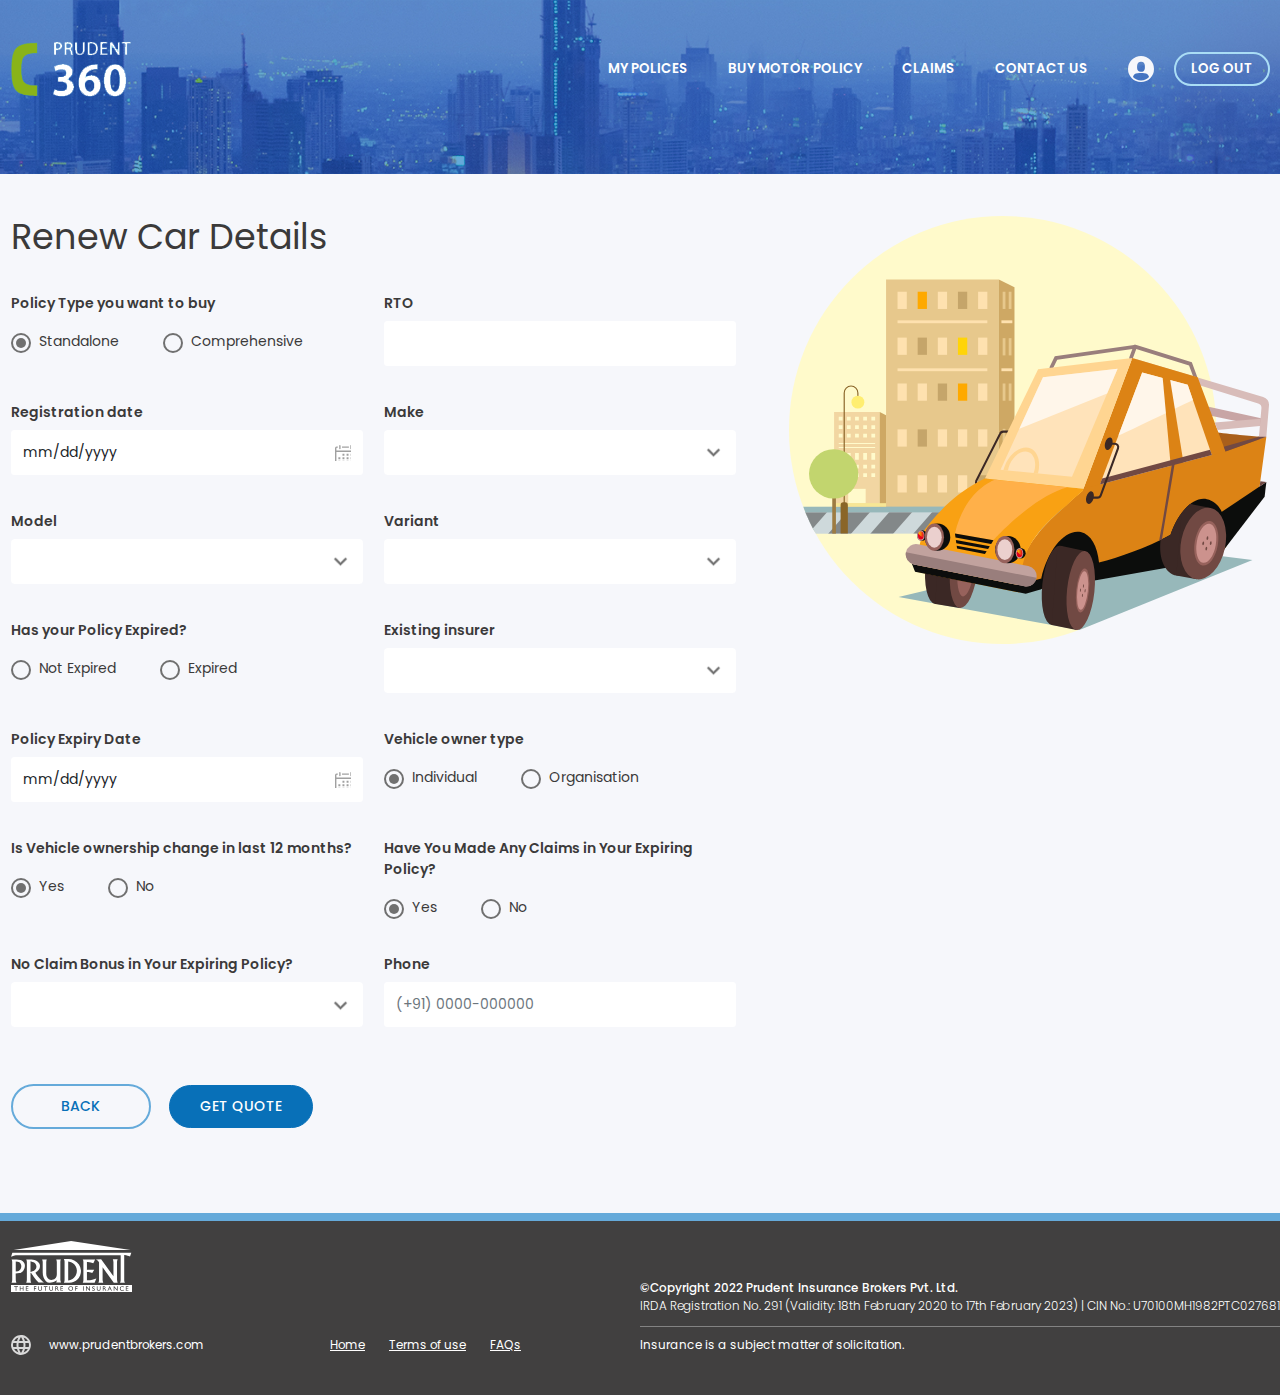
<file: Prudent1/renew.html>
<!DOCTYPE html>
<html lang="en">


<!-- Mirrored from 103.35.121.184/Prudent1/renew.html by HTTrack Website Copier/3.x [XR&CO'2014], Tue, 10 May 2022 11:32:01 GMT -->
<head>
  <meta charset="utf-8">
  <meta content="width=device-width, initial-scale=1.0" name="viewport">

  <title>Prudent</title>
  <meta content="" name="descriptison">
  <meta content="" name="keywords">

  <!-- Favicons -->

  <link href="assets/img/apple-touch-icon.html" rel="apple-touch-icon">

  <!-- Google Fonts -->
  <link href="https://fonts.googleapis.com/css2?family=Poppins:wght@300;400;500;600;700&amp;display=swap" rel="stylesheet">

  <!-- Vendor CSS Files -->
  <link href="assets/css/bootstrap.min.css" rel="stylesheet">
  <link rel="stylesheet" type="text/css" href="assets/css/material-design-iconic-font.min.css">

  <!-- Template Main CSS File -->
  <link href="assets/css/style.css" rel="stylesheet">
</head>

<body>




  <!-- Header -->
  <header class="header_image">
    <div class="container">
      <div class="header_box">
        <div class="row">
          <div class="col-md-12">
            <nav class="navbar navbar-expand-xl justify-content-between">
              <a class="navbar-brand" href="index-2.html">
                <img src="assets/img/logo.png" class="img-fluid" alt="logo" />
              </a>
              <button class="navbar-toggler" type="button" data-bs-toggle="collapse" data-bs-target="#navbarNav"
                aria-controls="navbarNav" aria-expanded="false" aria-label="Toggle navigation">
                <svg xmlns="http://www.w3.org/2000/svg" width="32" height="32" viewBox="0 0 24 24" fill="none"
                  stroke="currentColor" stroke-width="2" stroke-linecap="round" stroke-linejoin="round"
                  class="feather feather-align-right">
                  <line x1="21" y1="10" x2="7" y2="10"></line>
                  <line x1="21" y1="6" x2="3" y2="6"></line>
                  <line x1="21" y1="14" x2="3" y2="14"></line>
                  <line x1="21" y1="18" x2="7" y2="18"></line>
                </svg>
              </button>
              <div class="collapse navbar-collapse" id="navbarNav">
                <ul class="navbar-nav">
                  <li class="nav-item">
                    <a class="nav-link" href="policies.html">MY POLICES</a>
                  </li>
                  <li class="nav-item">
                    <a class="nav-link" href="quote.html">BUY MOTOR POLICY</a>
                  </li>
                  <li class="nav-item">
                    <a class="nav-link" href="claim.html">CLAIMS</a>
                  </li>
                  <li class="nav-item">
                    <a class="nav-link" href="contact.html">CONTACT US</a>
                  </li>
                  <li class="nav-item dropdown">
                    <a class="nav-link dropdown-toggle py-1" href="javascript:void(0)" id="navbarDropdown" role="button"
                      data-bs-toggle="dropdown" aria-expanded="false">
                      <svg xmlns="http://www.w3.org/2000/svg" width="26.002" height="26.001"
                        viewBox="0 0 26.002 26.001">
                        <path id="Subtraction_9" data-name="Subtraction 9"
                          d="M-8439,5967a12.918,12.918,0,0,1-9.193-3.808A12.919,12.919,0,0,1-8452,5954a12.917,12.917,0,0,1,3.808-9.192A12.918,12.918,0,0,1-8439,5941a12.914,12.914,0,0,1,9.193,3.808A12.917,12.917,0,0,1-8426,5954a12.919,12.919,0,0,1-3.808,9.193A12.914,12.914,0,0,1-8439,5967Zm.018-8.905c-1.134,0-2.282.012-3.413.037a4.827,4.827,0,0,0-4.631,3.871,10.97,10.97,0,0,0,8.026,3.447,10.966,10.966,0,0,0,8.041-3.462,4.955,4.955,0,0,0-4.668-3.856C-8436.72,5958.107-8437.849,5958.1-8438.982,5958.1Zm-.091-11.329a3.783,3.783,0,0,0-3.662,3.005,14.721,14.721,0,0,0-.114,3.509,3.813,3.813,0,0,0,3.54,3.57,3.341,3.341,0,0,0,.354.017,3.814,3.814,0,0,0,3.707-2.976,8.9,8.9,0,0,0,.117-1.434c0-.052,0-.3,0-.543v-.182c0-.162,0-.3,0-.356.013-.312.009-.639-.01-.974a3.913,3.913,0,0,0-3.583-3.621c-.091-.007-.211-.015-.333-.015Z"
                          transform="translate(8452.001 -5940.999)" fill="#f6f7fb" />
                      </svg>
                    </a>
                    <ul class="dropdown-menu" aria-labelledby="navbarDropdown">
                      <li><a class="dropdown-item" href="javascript:void(0)">Action</a></li>
                      <li><a class="dropdown-item" href="javascript:void(0)">Another action</a></li>
                      <li>
                        <hr class="dropdown-divider">
                      </li>
                      <li><a class="dropdown-item" href="javascript:void(0)">Something else here</a></li>
                    </ul>
                  </li>
                  <li class="nav-item">
                    <a class="nav-link logout-btn m-xl-0 mt-2" href="javascript:void(0)">
                      LOG OUT
                    </a>
                  </li>
                </ul>
              </div>
            </nav>
          </div>
        </div>
      </div>
    </div>
  </header>

  <!-- Middle Section -->

  <section class="py-5 mb-5">
    <div class="container">
      <div class="row">
        <div class="col-xl-5 ps-xl-5 text-center text-xl-left order-xl-2 mb-xl-0 mb-5">
          <img src="assets/img/renew.svg" class="img-fluid" alt="Quotes" />
        </div>
        <div class="col-xl-7">
          <h1 class="regular-text mb-3">Renew Car Details</h1>
          <div class="row">
            <div class="col-lg-6">
              <div class="form-group mt-4">
                <label class="form-label">Policy Type you want to buy</label>
                <div class="form-check form-check-inline form-check-radio mt-2 pt-1">
                  <input class="form-check-input" type="radio" name="inlineRadioOptions1" id="inlineRadio1"
                    value="option5" checked>
                  <div class="check"></div>
                  <label class="form-check-label" for="inlineRadio1">Standalone</label>
                </div>
                <div class="form-check form-check-inline form-check-radio mt-2 pt-1">
                  <input class="form-check-input" type="radio" name="inlineRadioOptions1" id="inlineRadio2"
                    value="option6">
                  <div class="check"></div>
                  <label class="form-check-label" for="inlineRadio2">Comprehensive</label>
                </div>
              </div>
            </div>
            <div class="col-lg-6">
              <div class="form-group mt-4">
                <label class="form-label">RTO</label>
                <input type="text" class="form-control">
              </div>
            </div>
            <div class="col-lg-6">
              <div class="form-group mt-4">
                <label class="form-label">Registration date</label>
                <input type="date" class="form-control">
              </div>
            </div>
            <div class="col-lg-6">
              <div class="form-group mt-4">
                <label class="form-label">Make</label>
                <select class="form-control">
                  <option selected></option>
                  <option>Honda</option>
                  <option>Kia</option>
                </select>
              </div>
            </div>
            <div class="col-lg-6">
              <div class="form-group mt-4">
                <label class="form-label">Model</label>
                <select class="form-control">
                  <option selected></option>
                  <option>Amaze</option>
                  <option>City</option>
                </select>
              </div>
            </div>
            <div class="col-lg-6">
              <div class="form-group mt-4">
                <label class="form-label">Variant</label>
                <select class="form-control">
                  <option selected></option>
                  <option>1.5 Diesel</option>
                  <option>1.2 Petrol</option>
                </select>
              </div>
            </div>
            <div class="col-lg-6">
              <div class="form-group mt-4">
                <label class="form-label">Has your Policy Expired?</label>
                <div class="form-check form-check-inline  form-check-radio mt-2 pt-1">
                  <input class="form-check-input" type="radio" name="inlineRadioOptions2" id="not_expired"
                    value="option3" checked>
                  <div class="check"></div>
                  <label class="form-check-label" for="not_expired">Not Expired</label>
                </div>
                <div class="form-check form-check-inline  form-check-radio mt-2 pt-1">
                  <input class="form-check-input" type="radio" name="inlineRadioOptions2" id="expired" value="option4">
                  <div class="check"></div>
                  <label class="form-check-label" for="expired">Expired</label>
                </div>
              </div>
              <p id="expired_policy">For Expired Policy, please mail us your policy copy at <a
                  href="mailto:contactus@prudentbrokers.com">contactus@prudentbrokers.com</a> and we will share the quotation for the same.</p>
            </div>

            <div id="existing_insurer" class="col-lg-6">
              <div class="form-group mt-4">
                <label class="form-label">Existing insurer</label>
                <select class="form-control">
                  <option selected></option>
                  <option>1.5 Diesel</option>
                  <option>1.2 Petrol</option>
                </select>
              </div>
            </div>
            <div id="other_details" class="col-lg-12">
              <div class="row">
                <div class="col-lg-6">
                  <div class="form-group mt-4">
                    <label class="form-label">Policy Expiry Date</label>
                    <input type="date" class="form-control">
                  </div>
                </div>
                <div class="col-lg-6">
                  <div class="form-group mt-4">
                    <label class="form-label">Vehicle owner type</label>
                    <div class="form-check form-check-inline form-check-radio mt-2 pt-1">
                      <input class="form-check-input" type="radio" name="inlineRadioOptions3" id="Individual"
                        value="option5" checked>
                      <div class="check"></div>
                      <label class="form-check-label" for="Individual">Individual</label>
                    </div>
                    <div class="form-check form-check-inline form-check-radio mt-2 pt-1">
                      <input class="form-check-input" type="radio" name="inlineRadioOptions3" id="Organisation"
                        value="option6">
                      <div class="check"></div>
                      <label class="form-check-label" for="Organisation">Organisation</label>
                    </div>
                  </div>
                </div>
                <div class="col-lg-6">
                  <div class="form-group mt-4">
                    <label class="form-label">Is Vehicle ownership change in last 12 months?</label>
                    <div class="form-check form-check-inline form-check-radio mt-2 pt-1">
                      <input class="form-check-input" type="radio" name="inlineRadioOptions2" id="inlineRadio3"
                        value="option5" checked>
                      <div class="check"></div>
                      <label class="form-check-label" for="inlineRadio3">Yes</label>
                    </div>
                    <div class="form-check form-check-inline form-check-radio mt-2 pt-1">
                      <input class="form-check-input" type="radio" name="inlineRadioOptions2" id="inlineRadio4"
                        value="option6">
                      <div class="check"></div>
                      <label class="form-check-label" for="inlineRadio4">No</label>
                    </div>
                  </div>
                </div>
                <div class="col-lg-6">
                  <div class="form-group mt-4">
                    <label class="form-label">Have You Made Any Claims in Your Expiring Policy?</label>
                    <div class="form-check form-check-inline form-check-radio mt-2 pt-1">
                      <input class="form-check-input" type="radio" name="inlineRadioOptions4" id="inlineRadio5"
                        value="option5" checked>
                      <div class="check"></div>
                      <label class="form-check-label" for="inlineRadio5">Yes</label>
                    </div>
                    <div class="form-check form-check-inline form-check-radio mt-2 pt-1">
                      <input class="form-check-input" type="radio" name="inlineRadioOptions4" id="inlineRadio6"
                        value="option6">
                      <div class="check"></div>
                      <label class="form-check-label" for="inlineRadio6">No</label>
                    </div>
                  </div>
                </div>
                <div class="col-lg-6">
                  <div class="form-group mt-4">
                    <label class="form-label">No Claim Bonus in Your Expiring Policy?</label>
                    <select class="form-control">
                      <option selected></option>
                      <option>0%</option>
                      <option>20%</option>
                      <option>25%</option>
                      <option>45%</option>
                      <option>50%</option>
                    </select>
                  </div>
                </div>
                <div class="col-lg-6">
                  <div class="form-group mt-4">
                    <label class="form-label">Phone</label>
                    <input type="text" class="form-control" placeholder="(+91) 0000-000000">
                  </div>
                </div>
                <div class="col-lg-12 mt-4">
                  <a href="quote.html" class="btn btn-secondary border mt-4 text-uppercase me-3">Back</a>
                  <a href="result.html" class="btn btn-secondary mt-4 text-uppercase">Get Quote</a>
                </div>
              </div>
            </div>

            <div id="go_to_home" class="col-lg-12 mt-4">
              <a href="index-2.html" class="btn btn-secondary mt-4 text-uppercase">Go to Home</a>
            </div>
          </div>
        </div>

      </div>
    </div>
  </section>


  <!-- Footer Section -->
  <footer>
    <div class="container">
      <div class="row align-items-end">
        <div class="col-xl-3 col-md-6">
          <img src="assets/img/footer_logo.svg" class="img-fluid" alt="footer-logo">
          <div class="d-block mt-xl-5 mt-3">
            <svg xmlns="http://www.w3.org/2000/svg" width="20" height="19.953" viewBox="0 0 20 19.953">
              <g id="Group_22" data-name="Group 22" transform="translate(-274.004 -163.363)">
                <path id="Path_72" data-name="Path 72"
                  d="M276.931,166.29A9.951,9.951,0,1,1,274,173.34,9.637,9.637,0,0,1,276.931,166.29Zm-.679,9.063h3.372a14.534,14.534,0,0,1,0-4.028h-3.372a8.788,8.788,0,0,0,0,4.028Zm3.794-6A14.733,14.733,0,0,1,281.4,165.8a7.583,7.583,0,0,0-4.309,3.559Zm-2.951,7.963a7.579,7.579,0,0,0,4.309,3.56,14.718,14.718,0,0,1-1.358-3.56Zm9.227-1.967a10.936,10.936,0,0,0,0-4.028h-4.684a14.5,14.5,0,0,0,0,4.028Zm-2.342-9.977a13.3,13.3,0,0,0-1.873,3.981H285.9A14.245,14.245,0,0,0,283.981,165.377Zm0,15.925a14.228,14.228,0,0,0,1.92-3.981h-3.794A13.283,13.283,0,0,0,283.981,181.3Zm6.932-11.944A7.585,7.585,0,0,0,286.6,165.8a14.782,14.782,0,0,1,1.358,3.559ZM286.6,180.881a7.581,7.581,0,0,0,4.309-3.56h-2.951A14.767,14.767,0,0,1,286.6,180.881Zm1.733-5.527h3.372a7.357,7.357,0,0,0,0-4.028h-3.372a14.5,14.5,0,0,1,0,4.028Z"
                  fill="#d9d9d9" />
              </g>
            </svg>
            <a href="javascript:void(0)" class="ms-3">www.prudentbrokers.com</a>
          </div>
        </div>
        <div class="col-lg-3 col-md-6 mt-4 p-0">
          <ul class="footer_list">
            <li><a href="javascript:void(0)">Home</a></li>
            <li><a href="javascript:void(0)">Terms of use</a></li>
            <li><a href="javascript:void(0)">FAQs</a></li>
          </ul>
        </div>
        <div class="col-xl-6 p-xl-0 mt-4 mt-xl-0">
          <p class="light-text">
            <span class="medium-text d-block"> ©Copyright 2022 Prudent Insurance Brokers Pvt. Ltd.</span>
            IRDA Registration No. 291 (Validity: 18th February 2020 to 17th February 2023) | CIN No.:
            U70100MH1982PTC027681
          </p>
          <div class="divider-footer"></div>
          <p>Insurance is a subject matter of solicitation.</p>
        </div>
      </div>
    </div>
  </footer>





  <!-- Vendor JS Files -->
  <script src="assets/js/jquery.min.js"></script>
  <script src="assets/js/bootstrap.bundle.min.js"></script>


  <!-- Template Main JS File -->
  <script src="assets/js/main.js"></script>

</body>


<!-- Mirrored from 103.35.121.184/Prudent1/renew.html by HTTrack Website Copier/3.x [XR&CO'2014], Tue, 10 May 2022 11:32:01 GMT -->
</html>
</file>
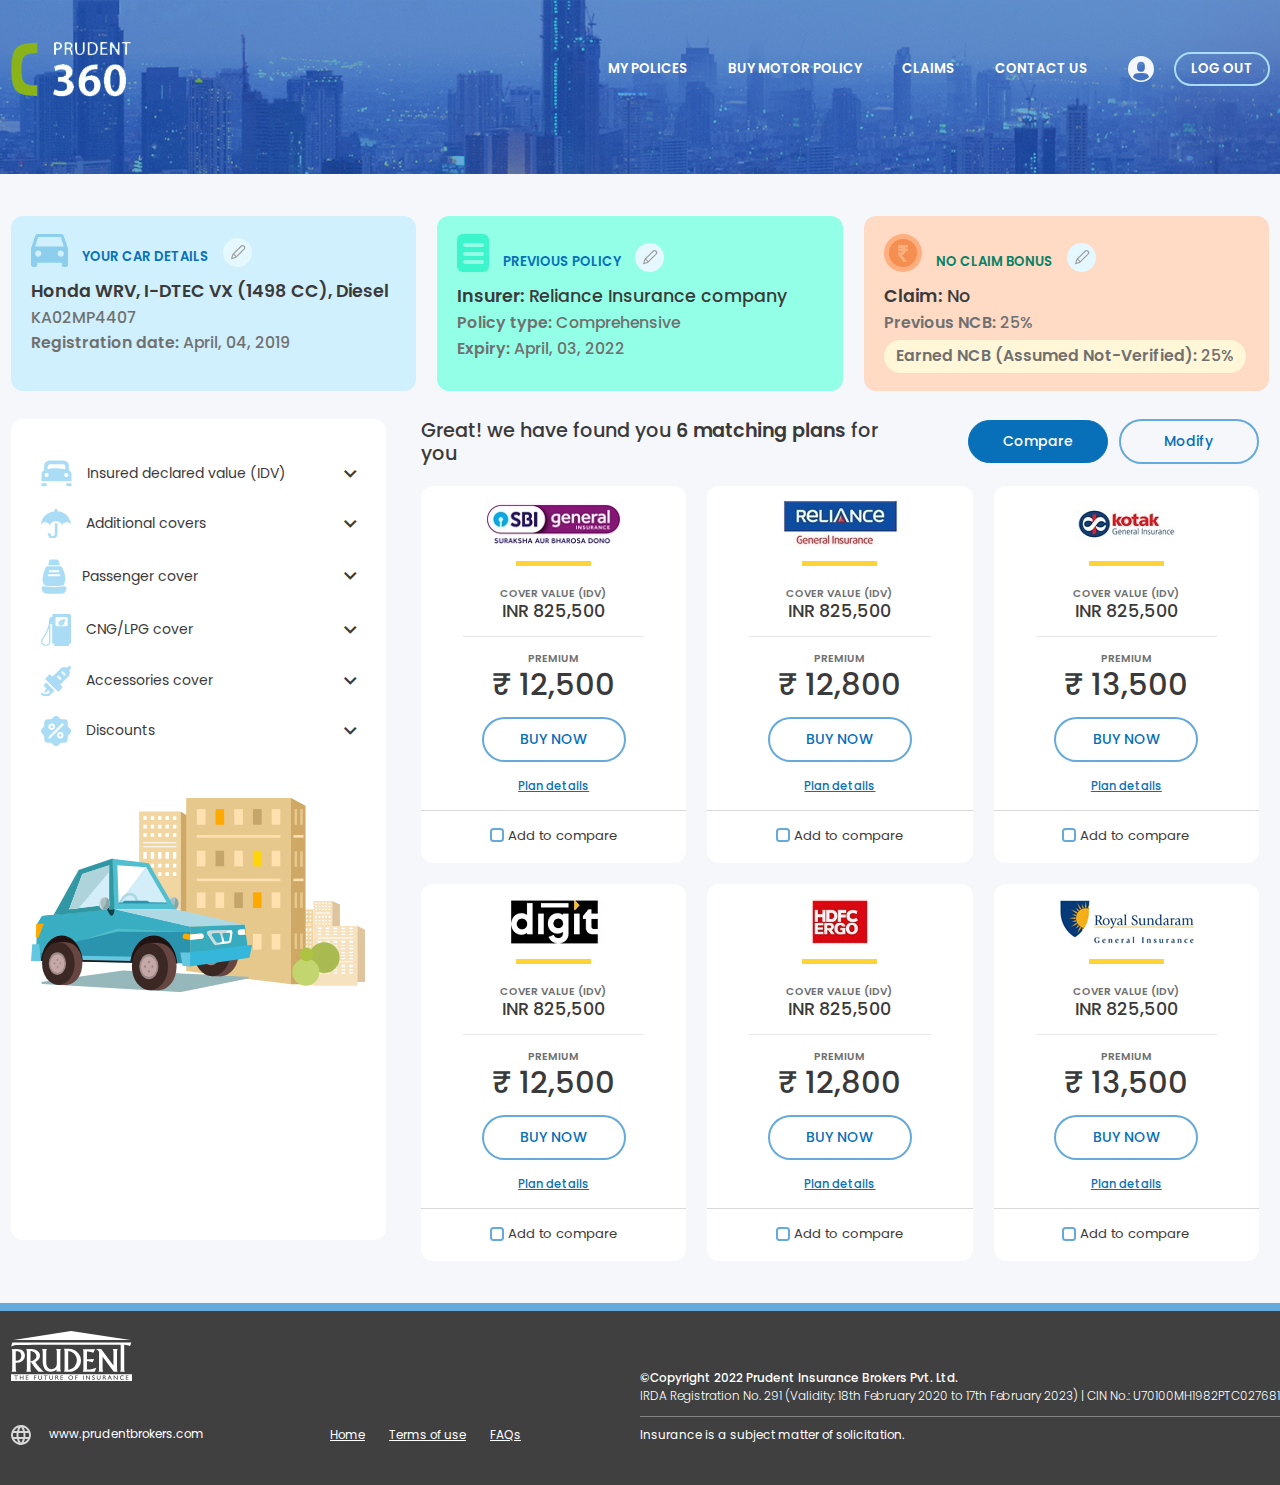
<file: Prudent1/result.html>
<!DOCTYPE html>
<html lang="en">


<!-- Mirrored from 103.35.121.184/Prudent1/result.html by HTTrack Website Copier/3.x [XR&CO'2014], Tue, 10 May 2022 11:31:28 GMT -->
<head>
    <meta charset="utf-8">
    <meta content="width=device-width, initial-scale=1.0" name="viewport">

    <title>Prudent</title>
    <meta content="" name="descriptison">
    <meta content="" name="keywords">

    <!-- Favicons -->
     
    <link href="assets/img/apple-touch-icon.html" rel="apple-touch-icon">

    <!-- Google Fonts -->
    <link href="https://fonts.googleapis.com/css2?family=Poppins:wght@300;400;500;600;700&amp;display=swap" rel="stylesheet">

    <!-- Vendor CSS Files -->
    <link href="assets/css/bootstrap.min.css" rel="stylesheet">
    <link rel="stylesheet" type="text/css" href="assets/css/material-design-iconic-font.min.css">

    <!-- Template Main CSS File -->
    <link href="assets/css/style.css" rel="stylesheet">
</head>

<body>


    

    <!-- Header -->
    <header class="header_image">
        <div class="container">
            <div class="header_box">
                <div class="row">
                    <div class="col-md-12">
                        <nav class="navbar navbar-expand-xl justify-content-between">                            
                              <a class="navbar-brand" href="index-2.html">
                                <img src="assets/img/logo.png" class="img-fluid" alt="logo" />
                              </a>
                              <button class="navbar-toggler" type="button" data-bs-toggle="collapse" data-bs-target="#navbarNav" aria-controls="navbarNav" aria-expanded="false" aria-label="Toggle navigation">
                                <svg xmlns="http://www.w3.org/2000/svg" width="32" height="32" viewBox="0 0 24 24" fill="none" stroke="currentColor" stroke-width="2" stroke-linecap="round" stroke-linejoin="round" class="feather feather-align-right"><line x1="21" y1="10" x2="7" y2="10"></line><line x1="21" y1="6" x2="3" y2="6"></line><line x1="21" y1="14" x2="3" y2="14"></line><line x1="21" y1="18" x2="7" y2="18"></line></svg>
                              </button>
                              <div class="collapse navbar-collapse" id="navbarNav">
                                <ul class="navbar-nav">
                                  <li class="nav-item">
                                    <a class="nav-link" href="policies.html">MY POLICES</a>
                                  </li>
                                  <li class="nav-item">
                                    <a class="nav-link" href="quote.html">BUY MOTOR POLICY</a>
                                  </li>
                                  <li class="nav-item">
                                    <a class="nav-link" href="claim.html">CLAIMS</a>
                                  </li>
                                  <li class="nav-item">
                                    <a class="nav-link" href="contact.html">CONTACT US</a>
                                  </li>
                                  <li class="nav-item dropdown">
                                    <a class="nav-link dropdown-toggle py-1" href="javascript:void(0)" id="navbarDropdown" role="button" data-bs-toggle="dropdown" aria-expanded="false">
                                        <svg xmlns="http://www.w3.org/2000/svg" width="26.002" height="26.001" viewBox="0 0 26.002 26.001">
                                            <path id="Subtraction_9" data-name="Subtraction 9" d="M-8439,5967a12.918,12.918,0,0,1-9.193-3.808A12.919,12.919,0,0,1-8452,5954a12.917,12.917,0,0,1,3.808-9.192A12.918,12.918,0,0,1-8439,5941a12.914,12.914,0,0,1,9.193,3.808A12.917,12.917,0,0,1-8426,5954a12.919,12.919,0,0,1-3.808,9.193A12.914,12.914,0,0,1-8439,5967Zm.018-8.905c-1.134,0-2.282.012-3.413.037a4.827,4.827,0,0,0-4.631,3.871,10.97,10.97,0,0,0,8.026,3.447,10.966,10.966,0,0,0,8.041-3.462,4.955,4.955,0,0,0-4.668-3.856C-8436.72,5958.107-8437.849,5958.1-8438.982,5958.1Zm-.091-11.329a3.783,3.783,0,0,0-3.662,3.005,14.721,14.721,0,0,0-.114,3.509,3.813,3.813,0,0,0,3.54,3.57,3.341,3.341,0,0,0,.354.017,3.814,3.814,0,0,0,3.707-2.976,8.9,8.9,0,0,0,.117-1.434c0-.052,0-.3,0-.543v-.182c0-.162,0-.3,0-.356.013-.312.009-.639-.01-.974a3.913,3.913,0,0,0-3.583-3.621c-.091-.007-.211-.015-.333-.015Z" transform="translate(8452.001 -5940.999)" fill="#f6f7fb"/>
                                          </svg> 
                                    </a>
                                    <ul class="dropdown-menu" aria-labelledby="navbarDropdown">
                                      <li><a class="dropdown-item" href="javascript:void(0)">Action</a></li>
                                      <li><a class="dropdown-item" href="javascript:void(0)">Another action</a></li>
                                      <li><hr class="dropdown-divider"></li>
                                      <li><a class="dropdown-item" href="javascript:void(0)">Something else here</a></li>
                                    </ul>
                                  </li>
                                  <li class="nav-item">
                                    <a class="nav-link logout-btn m-xl-0 mt-2" href="javascript:void(0)">
                                        LOG OUT
                                    </a>
                                  </li>
                                </ul>
                              </div>
                          </nav>
                    </div>
                </div>
            </div>
        </div>
    </header>

    <!-- Middle Section -->

    <section class="my-5">
      <div class="container">
        <div class="row">
          <div class="col-xl-4 mb-3">
            <div class="result-header-box border-radius blue">
              <div class="d-flex align-items-end">
                <img src="assets/img/car-detail-icon.svg" class="img-fluid" alt="car">
                <div class="semibold-text font-15 blue-text mx-3">YOUR CAR DETAILS</div>
                <a href="javascript:void(0)" data-bs-toggle="modal" data-bs-target="#modify_modal">
                  <svg xmlns="http://www.w3.org/2000/svg" width="29" height="29" viewBox="0 0 29 29">
                    <g id="Group_488" data-name="Group 488" transform="translate(-1483 -242)">
                      <circle id="Ellipse_369" data-name="Ellipse 369" cx="14.5" cy="14.5" r="14.5" transform="translate(1483 242)" fill="#e6f8ff"/>
                      <path id="Path_876" data-name="Path 876" d="M244.59,54.322a2.533,2.533,0,0,0-1.783-.769,2.642,2.642,0,0,0-1.915.844l-8.243,8.224a.924.924,0,0,0-.066.075.414.414,0,0,0-.046.075.159.159,0,0,0-.019.075q-.281,1.012-1.314,4.374a.93.93,0,0,0-.019.187.435.435,0,0,0,.038.179.339.339,0,0,0,.112.139.484.484,0,0,0,.357.151.594.594,0,0,0,.149-.019q2.461-.824,4.3-1.37a.533.533,0,0,0,.207-.131q8.017-7.9,8.28-8.185a2.443,2.443,0,0,0-.038-3.85ZM234.452,65.747q-.788.255-1.708.554c.441-1.444.729-2.413.87-2.924l2.009,2-.006.006C235.365,65.455,234.977,65.578,234.452,65.747Zm9.313-8.421c-.327.338-2.767,2.756-7.28,7.211l-2.036-2.023,7.288-7.272a1.489,1.489,0,0,1,1.07-.487,1.39,1.39,0,0,1,.958.45,1.606,1.606,0,0,1,.582,1.033A1.677,1.677,0,0,1,243.765,57.326Z" transform="translate(1259.815 195.447)" fill="#a0a0a0"/>
                    </g>
                  </svg>   
                </a>                 
              </div>
              <h5 class="semibold-text mt-3">Honda WRV, I-DTEC VX (1498 CC), Diesel</h5>
              <h6 class="grey-text my-2">KA02MP4407</h6>
              <h6 class="grey-text mb-3"><span class="semibold-text">Registration date:</span> April, 04, 2019</h6>
            </div>
          </div>
          <div class="col-xl-4 mb-3">
            <div class="result-header-box border-radius green">
              <div class="d-flex align-items-end">
                <img src="assets/img/policy-icon.svg" class="img-fluid" alt="car">
                <div class="semibold-text font-15 blue-text mx-3">PREVIOUS POLICY</div>
                <a href="javascript:void(0)" data-bs-toggle="modal" data-bs-target="#modify_modal">
                  <svg xmlns="http://www.w3.org/2000/svg" width="29" height="29" viewBox="0 0 29 29">
                    <g id="Group_488" data-name="Group 488" transform="translate(-1483 -242)">
                      <circle id="Ellipse_369" data-name="Ellipse 369" cx="14.5" cy="14.5" r="14.5" transform="translate(1483 242)" fill="#e6f8ff"/>
                      <path id="Path_876" data-name="Path 876" d="M244.59,54.322a2.533,2.533,0,0,0-1.783-.769,2.642,2.642,0,0,0-1.915.844l-8.243,8.224a.924.924,0,0,0-.066.075.414.414,0,0,0-.046.075.159.159,0,0,0-.019.075q-.281,1.012-1.314,4.374a.93.93,0,0,0-.019.187.435.435,0,0,0,.038.179.339.339,0,0,0,.112.139.484.484,0,0,0,.357.151.594.594,0,0,0,.149-.019q2.461-.824,4.3-1.37a.533.533,0,0,0,.207-.131q8.017-7.9,8.28-8.185a2.443,2.443,0,0,0-.038-3.85ZM234.452,65.747q-.788.255-1.708.554c.441-1.444.729-2.413.87-2.924l2.009,2-.006.006C235.365,65.455,234.977,65.578,234.452,65.747Zm9.313-8.421c-.327.338-2.767,2.756-7.28,7.211l-2.036-2.023,7.288-7.272a1.489,1.489,0,0,1,1.07-.487,1.39,1.39,0,0,1,.958.45,1.606,1.606,0,0,1,.582,1.033A1.677,1.677,0,0,1,243.765,57.326Z" transform="translate(1259.815 195.447)" fill="#a0a0a0"/>
                    </g>
                  </svg>   
                </a>                 
              </div>
              <h5 class="mt-3"><span class="semibold-text">Insurer:</span> Reliance Insurance company</h5>
              <h6 class="grey-text my-2"><span class="semibold-text">Policy type:</span> Comprehensive</h6>
              <h6 class="grey-text mb-3"><span class="semibold-text">Expiry:</span> April, 03, 2022</h6>
            </div>
          </div>
          <div class="col-xl-4 mb-3">
            <div class="result-header-box border-radius orange">
              <div class="d-flex align-items-end">
                <img src="assets/img/claim-bonus-icon.svg" class="img-fluid" alt="car">
                <div class="semibold-text font-15 green-text mx-3">NO CLAIM BONUS</div>
                <a href="javascript:void(0)" data-bs-toggle="modal" data-bs-target="#modify_modal">
                  <svg xmlns="http://www.w3.org/2000/svg" width="29" height="29" viewBox="0 0 29 29">
                    <g id="Group_488" data-name="Group 488" transform="translate(-1483 -242)">
                      <circle id="Ellipse_369" data-name="Ellipse 369" cx="14.5" cy="14.5" r="14.5" transform="translate(1483 242)" fill="#e6f8ff"/>
                      <path id="Path_876" data-name="Path 876" d="M244.59,54.322a2.533,2.533,0,0,0-1.783-.769,2.642,2.642,0,0,0-1.915.844l-8.243,8.224a.924.924,0,0,0-.066.075.414.414,0,0,0-.046.075.159.159,0,0,0-.019.075q-.281,1.012-1.314,4.374a.93.93,0,0,0-.019.187.435.435,0,0,0,.038.179.339.339,0,0,0,.112.139.484.484,0,0,0,.357.151.594.594,0,0,0,.149-.019q2.461-.824,4.3-1.37a.533.533,0,0,0,.207-.131q8.017-7.9,8.28-8.185a2.443,2.443,0,0,0-.038-3.85ZM234.452,65.747q-.788.255-1.708.554c.441-1.444.729-2.413.87-2.924l2.009,2-.006.006C235.365,65.455,234.977,65.578,234.452,65.747Zm9.313-8.421c-.327.338-2.767,2.756-7.28,7.211l-2.036-2.023,7.288-7.272a1.489,1.489,0,0,1,1.07-.487,1.39,1.39,0,0,1,.958.45,1.606,1.606,0,0,1,.582,1.033A1.677,1.677,0,0,1,243.765,57.326Z" transform="translate(1259.815 195.447)" fill="#a0a0a0"/>
                    </g>
                  </svg>   
                </a>             
              </div>
              <h5 class="mt-3"><span class="semibold-text">Claim:</span> No</h5>
              <div class="row">
                <div class="col-xl-12">
                  <h6 class="grey-text my-2">
                    <span class="semibold-text">Previous <span data-toggle="tooltip" title="No Claim Bonus (NCB) is a discount offered by insurance companies to reward a vehicle owner who has not made a claim in the previous policy. NCB moves in fixed slabs of 0%, 20%, 25%, 35%, 45% and 50% and it jumps to a higher slab every subsequent year without claim. When a claim is made, NCB is reset to 0%.">NCB:</span></span>
                    25%
                  </h6>
                </div>
                <div class="col-xl-12">
                  <div class="notify">
                    <h6 class="grey-text my-2">
                      <span class="semibold-text">Earned <span data-toggle="tooltip" title="No Claim Bonus (NCB) is a discount offered by insurance companies to reward a vehicle owner who has not made a claim in the previous policy. NCB moves in fixed slabs of 0%, 20%, 25%, 35%, 45% and 50% and it jumps to a higher slab every subsequent year without claim. When a claim is made, NCB is reset to 0%.">NCB</span> (Assumed Not-Verified):</span>
                      25%
                    </h6>
                  </div>
                </div>
              </div>          
             
            </div>
          </div>
        </div>
        <div class="row mt-3 mx-0 justify-content-between">
          <div class="result_left_box border-radius mb-0 mb-lg-4">

            <div class="accordion" id="accordionPanelsStayOpenExample">
              <div class="accordion-item p-0">
                <h2 class="accordion-header" id="panelsStayOpen-headingOne">
                  <button class="accordion-button collapsed" type="button" data-bs-toggle="collapse" data-bs-target="#panelsStayOpen-collapseOne" aria-expanded="false">
                    <svg xmlns="http://www.w3.org/2000/svg" width="31" height="26.859" viewBox="0 0 31 26.859">
                      <path id="Union_1" data-name="Union 1" d="M1680.823,1384.2c.011-.7.013-1.409,0-2.114,0-.263.078-.348.343-.342.755.016,1.51.006,2.265.006.721,0,1.443.013,2.164-.006.291-.008.418.045.406.379-.029.687-.014,1.375-.007,2.063,0,.458-.2.677-.668.673q-1.913-.01-3.826,0h-.012C1681.032,1384.859,1680.815,1384.666,1680.823,1384.2Zm-24.217.657a.525.525,0,0,1-.593-.586c0-.739.008-1.477-.006-2.214,0-.244.076-.316.315-.312.756.014,1.51.006,2.266.006.738,0,1.476.01,2.215-.006.275-.006.383.062.374.359-.02.72-.007,1.443-.007,2.164a.521.521,0,0,1-.587.589l-2.33,0Zm28.879-5.148c-4.826-.017-9.653-.01-14.479-.01s-9.653-.006-14.48.009c-.408,0-.531-.078-.526-.51.025-2.287.038-4.575,0-6.86a3.076,3.076,0,0,1,.983-2.334,3.785,3.785,0,0,1,1.07-.833.922.922,0,0,0,.555-1.032c-.021-1.277-.032-2.557.02-3.833a5.329,5.329,0,0,1,5.352-5.266q7.012-.076,14.025,0a5.345,5.345,0,0,1,5.371,5.356c.038,1.327.024,2.656.012,3.984a.629.629,0,0,0,.374.676,4.969,4.969,0,0,1,1.278.974,3.062,3.062,0,0,1,.961,2.295c-.031,2.287-.021,4.574,0,6.86,0,.406-.08.526-.5.526Zm-24.339-8.281a2.039,2.039,0,0,0-2.024,2.066,2.06,2.06,0,0,0,2.036,2.066,2.066,2.066,0,1,0,.01-4.132Zm17.6,2.085a2.092,2.092,0,0,0,2.071,2.046,2.065,2.065,0,1,0-2.071-2.046Zm-13.769-10.864a3.97,3.97,0,0,0-1.571.314,1.793,1.793,0,0,0-1.193,1.71c-.016,1.024,0,2.051,0,3.135a24.857,24.857,0,0,1,5.871-.954,36.115,36.115,0,0,1,11.361.861c.365.1.347-.054.345-.3-.007-.823,0-1.648,0-2.472a1.906,1.906,0,0,0-1.6-2.116,4.053,4.053,0,0,0-1.141-.176h-12.06Z" transform="translate(-1655.5 -1358.5)" fill="#AADDF5" stroke="rgba(0,0,0,0)" stroke-miterlimit="10" stroke-width="1"/>
                    </svg>
                    Insured declared value (IDV)
                  </button>
                </h2>
                <div id="panelsStayOpen-collapseOne" class="accordion-collapse collapse">
                  <div class="accordion-body bg-color border-radius">
                    <p>Drag to select your IDV</p>
                    <div>
                      <input type="range" value="825500" min="300000" max="1000000" oninput="rangevalue.value=value"/>
                      <output id="rangevalue">825500</output>                       
                    </div>
                    <div class="or font-14 semibold-text text-center mt-2">
                      <span class="bg-color">OR</span>
                    </div>
                    <input type="text" class="form-control border  mt-3 font-13" placeholder="Enter your insured declared value">                    
                    <div class="mt-3">
                      <button class="btn btn-secondary me-2">Update</button>    
                      <button class="btn btn-secondary border">Reset</button>                
                    </div>
                  </div>                  
                </div>
              </div>
              <div class="accordion-item p-0">
                <h2 class="accordion-header" id="panelsStayOpen-headingTwo">
                  <button class="accordion-button collapsed" type="button" data-bs-toggle="collapse" data-bs-target="#panelsStayOpen-collapseTwo">
                    <svg xmlns="http://www.w3.org/2000/svg" width="30" height="29.851" viewBox="0 0 30 29.851">
                      <g id="Group_102" data-name="Group 102" transform="translate(-121.469 -117.436)">
                        <path id="Path_230" data-name="Path 230" d="M135.2,119.62v-2.184h2.582c0,.567,0,1.121,0,1.675,0,.538,0,.518.515.581a14.785,14.785,0,0,1,10.574,5.966,13.767,13.767,0,0,1,2.6,7.332,5.05,5.05,0,0,0-8.884.545,6.736,6.736,0,0,0-12.257,0,5,5,0,0,0-4.232-2.927,4.937,4.937,0,0,0-4.589,2.293c-.256-1.156.857-4.689,2.089-6.61a14,14,0,0,1,5.03-4.7A16.278,16.278,0,0,1,135.2,119.62Z" transform="translate(0 0)" fill="#aaddf5"/>
                        <path id="Path_231" data-name="Path 231" d="M215.855,313.642h2.675c0,.207,0,.4,0,.6a2.178,2.178,0,1,0,4.348,0q.008-4.671,0-9.342c0-.4,0-.808,0-1.287h2.653c.014.179.029.29.029.4,0,3.444.013,6.889,0,10.333a4.856,4.856,0,0,1-9.7.356C215.84,314.361,215.855,314.02,215.855,313.642Z" transform="translate(-87.551 -171.968)" fill="#aaddf5"/>
                      </g>
                    </svg>                    
                    Additional covers
                  </button>
                </h2>
                <div id="panelsStayOpen-collapseTwo" class="accordion-collapse collapse">
                  <div class="accordion-body bg-color border-radius">
                    <ul class="result_left_list">
                      <li class="form-check mb-2">
                        <input class="form-check-input" type="checkbox" value="" id="flexCheckDefault">
                        <label class="form-check-label" for="flexCheckDefault">
                          Zero Depreciation
                        </label>
                      </li>
                      <li class="form-check mb-2">
                        <input class="form-check-input" type="checkbox" value="" id="flexCheckDefault2">
                        <label class="form-check-label" for="flexCheckDefault2">
                          Engine Protector
                        </label>
                      </li>
                      <li class="form-check mb-2">
                        <input class="form-check-input" type="checkbox" value="" id="flexCheckDefault3">
                        <label class="form-check-label" for="flexCheckDefault3">
                          Consumables
                        </label>
                      </li>
                      <li class="form-check mb-2">
                        <input class="form-check-input" type="checkbox" value="" id="flexCheckDefault4">
                        <label class="form-check-label" for="flexCheckDefault4">
                          Key Replacement
                        </label>
                      </li>
                      <li class="form-check mb-2">
                        <input class="form-check-input" type="checkbox" value="" id="flexCheckDefault5">
                        <label class="form-check-label" for="flexCheckDefault5">
                          24x7 Road Side Assistance
                        </label>
                      </li>
                      <li class="form-check mb-2">
                        <input class="form-check-input" type="checkbox" value="" id="flexCheckDefault6">
                        <label class="form-check-label" for="flexCheckDefault6">
                          Passenger Cover
                        </label>
                      </li>
                      <li class="form-check mb-2">
                        <input class="form-check-input" type="checkbox" value="" id="flexCheckDefault7">
                        <label class="form-check-label" for="flexCheckDefault7">
                          Externally fitted CNG kit?
                        </label>
                      </li>
                    </ul>
                  </div>
                </div>
              </div>
              <div class="accordion-item p-0">
                <h2 class="accordion-header" id="panelsStayOpen-headingThree">
                  <button class="accordion-button collapsed" type="button" data-bs-toggle="collapse" data-bs-target="#panelsStayOpen-collapseThree">
                    <svg xmlns="http://www.w3.org/2000/svg" width="26.008" height="35.342" viewBox="0 0 26.008 35.342">
                      <path id="Subtraction_6" data-name="Subtraction 6" d="M1584.5,34.342c-.944,0-1.725-.006-2.46-.019-3.312-.06-4.628-.9-5.418-3.439l-.036-.116c-.178-.571-.36-1.156-.508-1.737a1.852,1.852,0,0,1,.244-1.644,2.146,2.146,0,0,1,1.752-.7,4.516,4.516,0,0,1,.846.085,48.226,48.226,0,0,0,9.163.81c2.508,0,5.177-.147,8.4-.462a5.9,5.9,0,0,0,.929-.193,7.173,7.173,0,0,1,.771-.174,4.666,4.666,0,0,1,.677-.052,2.235,2.235,0,0,1,1.829.717,1.7,1.7,0,0,1,.227,1.517,30.514,30.514,0,0,1-.931,2.91,3.551,3.551,0,0,1-3.43,2.309c-.959.038-1.992.056-3.253.056-.8,0-1.619-.007-2.409-.014s-1.607-.014-2.409-.014v.149h-.271c-.576,0-1.158,0-1.721.005C1585.845,34.339,1585.171,34.342,1584.5,34.342Zm3.974-7.721a71.463,71.463,0,0,1-7.47-.394,3.363,3.363,0,0,1-2.834-1.749c-1.285-2.381-1.5-5.076-.672-8.479a61.733,61.733,0,0,1,2.071-6.419l.024-.067.282-.777c.478-1.324,1.334-1.829,3.158-1.865.632-.013,1.309-.018,2.131-.018.552,0,1.112,0,1.653.005s1.1.005,1.652.005,1.119,0,1.664-.005,1.109-.005,1.664-.005c.812,0,1.482.005,2.107.017,1.837.035,2.654.522,3.239,1.931,1.529,3.681,2.887,7.3,2.712,11.055a16.562,16.562,0,0,1-1,4.285l-.129.394c-.306.937-1.273,1.537-2.723,1.689A72.045,72.045,0,0,1,1588.479,26.621Zm-5.207-11.955a1,1,0,0,0,0,2h10.546a1,1,0,1,0,0-2Zm1.046-4a1,1,0,0,0,0,2h8.456a1,1,0,0,0,0-2Zm8.151-4.8h-4.04V5.861h-2.422c-.624,0-1.136,0-1.614-.006a1.675,1.675,0,0,1-1.329-.451.9.9,0,0,1-.137-.793,25.894,25.894,0,0,1,1.1-3.779,1.8,1.8,0,0,1,1.326-.77C1586.434.022,1587.5,0,1588.529,0c1.049,0,2.089.023,3.091.069a1.917,1.917,0,0,1,1.368.858,22.059,22.059,0,0,1,1.067,3.582,1.01,1.01,0,0,1-.145.89A1.807,1.807,0,0,1,1592.47,5.868Z" transform="translate(-1575.495 0.5)" fill="#aaddf5" stroke="rgba(0,0,0,0)" stroke-miterlimit="10" stroke-width="1"/>
                    </svg>                                      
                    Passenger cover
                  </button>
                </h2>
                <div id="panelsStayOpen-collapseThree" class="accordion-collapse collapse">
                  <div class="accordion-body bg-color border-radius">
                    <ul class="result_left_list">
                      <li class="form-check mb-2">
                        <input class="form-check-input" type="checkbox" value="" id="flexCheckDefault8">
                        <label class="form-check-label" for="flexCheckDefault8">
                          Cover for Paid Driver?
                        </label>
                      </li>
                      <li class="form-check mb-2">
                        <input class="form-check-input" type="checkbox" value="" id="flexCheckDefault9">
                        <label class="form-check-label" for="flexCheckDefault9">
                          Passenger Cover
                        </label>
                      </li>
                    </ul>
                  </div>
                </div>
              </div>
              <div class="accordion-item p-0">
                <h2 class="accordion-header" id="panelsStayOpen-headingFour">
                  <button class="accordion-button collapsed" type="button" data-bs-toggle="collapse" data-bs-target="#panelsStayOpen-collapseFour" aria-expanded="false">
                    <svg xmlns="http://www.w3.org/2000/svg" width="30" height="31.925" viewBox="0 0 30 31.925">
                      <g id="Group_106" data-name="Group 106" transform="translate(-423.453 -294.716)">
                        <path id="Path_238" data-name="Path 238" d="M451.828,294.716H436.211a1.557,1.557,0,0,0-1.625,1.477V297.7h-1.324a4.339,4.339,0,0,0-1.778,3.158V304.2c-.862,4.974-3.358,9.07-5.565,12.685-.576.945-1.12,1.836-1.623,2.72-1.3,2.286-.857,3.866-.256,4.788a5.557,5.557,0,0,0,4.164,2.233h.05l.05-.005c3.4-.407,4.421-2.6,4.49-3.74V304.655h1.794v19.68h2.061v2.306h14.824v-2.306h1.982V296.193A1.556,1.556,0,0,0,451.828,294.716Zm-23.641,30.738a4.238,4.238,0,0,1-3.036-1.655c-.632-.971-.534-2.2.292-3.65.494-.869,1.034-1.753,1.605-2.689a50.7,50.7,0,0,0,4.453-8.508v13.9C431.495,322.939,431.294,325.058,428.187,325.454Zm9.759-26.162a1.557,1.557,0,0,1,1.625-1.477h8.9a1.556,1.556,0,0,1,1.625,1.477v6.27a1.556,1.556,0,0,1-1.625,1.477h-8.9a1.556,1.556,0,0,1-1.625-1.477Z" transform="translate(0)" fill="#aaddf5"/>
                        <path id="Path_239" data-name="Path 239" d="M470.469,308.29l-5.337,5.215c6.221,1.875,6.225-6.452,6.225-6.452a11.01,11.01,0,0,0-4.754,1.521,3.907,3.907,0,0,0-1.752,4.561Z" transform="translate(-23.803 -7.287)" fill="#aaddf5"/>
                      </g>
                    </svg>                    
                    CNG/LPG cover
                  </button>
                </h2>
                <div id="panelsStayOpen-collapseFour" class="accordion-collapse collapse">
                  <div class="accordion-body bg-color border-radius">
                    <div class="form-group">
                      <input type="text" class="form-control border" placeholder="Externally fitted CNG/LPG">    
                    </div>                
                    <div class="mt-3">
                      <button class="btn btn-secondary me-2">Update</button>    
                      <button class="btn btn-secondary border">Reset</button>                
                    </div>
                  </div>                  
                </div>
              </div>
              <div class="accordion-item p-0">
                <h2 class="accordion-header" id="panelsStayOpen-headingFive">
                  <button class="accordion-button collapsed" type="button" data-bs-toggle="collapse" data-bs-target="#panelsStayOpen-collapseFive" aria-expanded="false">
                    <svg xmlns="http://www.w3.org/2000/svg" width="30" height="29.978" viewBox="0 0 30 29.978">
                      <g id="Group_108" data-name="Group 108" transform="translate(-213.056 -201.067)">
                        <path id="Path_240" data-name="Path 240" d="M218.548,329.289c-.238-.239-.378-.235-.6,0-.525.553-1.078,1.078-1.612,1.622a1.148,1.148,0,0,0-.008,1.905c.68.692,1.359,1.386,2.063,2.053.268.254.272.405,0,.657-.542.5-1.058,1.033-1.57,1.565a1.112,1.112,0,1,0,1.549,1.578c.551-.526,1.087-1.069,1.617-1.617.192-.2.332-.271.556-.028.391.424.8.83,1.225,1.224.22.206.2.331,0,.559-.8.956-1.674,1.678-3.048,1.4a5.974,5.974,0,0,0-1.176-.011c-1,0-2.012.175-2.728-.859a.89.89,0,0,0-1.265-.051,1.047,1.047,0,0,0-.467,1.145,3.667,3.667,0,0,0,2.516,1.984c.809,0,1.617,0,2.426,0,.878,0,1.756-.01,2.633,0a1.374,1.374,0,0,0,1.052-.428q2.227-2.233,4.465-4.453c.221-.219.267-.353.015-.6Q222.355,333.126,218.548,329.289Z" transform="translate(0 -111.373)" fill="#aaddf5"/>
                        <path id="Path_241" data-name="Path 241" d="M270.036,201.564a1.568,1.568,0,0,0-2.261-.03c-.364.323-.708.67-1.045,1.021a.428.428,0,0,1-.564.127,5.547,5.547,0,0,0-6.59,1.4c-2.431,2.455-4.9,4.875-7.332,7.326-.319.321-.508.361-.819,0-.421-.483-.894-.922-1.356-1.368a1.069,1.069,0,0,0-1.729-.026q-1.494,1.466-2.96,2.96a1.061,1.061,0,0,0,.012,1.728q5.726,5.738,11.462,11.466a1.24,1.24,0,0,0,.865.429,1.157,1.157,0,0,0,.823-.378c1.019-1.017,2.047-2.025,3.051-3.056a1.026,1.026,0,0,0,.01-1.586,17.285,17.285,0,0,0-1.413-1.4c-.421-.359-.409-.572-.008-.966q3.8-3.72,7.539-7.495a4.939,4.939,0,0,0,1.512-5.143,2.2,2.2,0,0,1,.773-2.818A1.465,1.465,0,0,0,270.036,201.564Zm-9.673,13.191a.907.907,0,0,1-1.118-.065c-.821-.772-1.631-1.562-2.385-2.4a1.037,1.037,0,0,1,1.432-1.452c.853.769,1.643,1.607,2.444,2.433a.689.689,0,0,1,.187.406A1.164,1.164,0,0,1,260.363,214.754Zm4.8-5.159a1.062,1.062,0,0,1-.565.912.914.914,0,0,1-1.117-.086c-.806-.758-1.6-1.531-2.343-2.349a.933.933,0,0,1,.1-1.374.914.914,0,0,1,1.321-.107c.836.756,1.614,1.576,2.4,2.384A.809.809,0,0,1,265.166,209.6Z" transform="translate(-27.456)" fill="#aaddf5"/>
                      </g>
                    </svg>                    
                    Accessories cover
                  </button>
                </h2>
                <div id="panelsStayOpen-collapseFive" class="accordion-collapse collapse">
                  <div class="accordion-body bg-color border-radius">
                    <div class="form-group">
                      <input type="text" class="form-control border" placeholder="Enter Electronics Amount">    
                    </div>
                    <div class="form-group">
                      <input type="text" class="form-control border" placeholder="Enter Non Electronics Amount">    
                    </div>             
                    <div class="mt-3">
                      <button class="btn btn-secondary me-2">Update</button>    
                      <button class="btn btn-secondary border">Reset</button>                
                    </div>
                  </div>                  
                </div>
              </div>
              <div class="accordion-item p-0">
                <h2 class="accordion-header" id="panelsStayOpen-headingSix">
                  <button class="accordion-button collapsed" type="button" data-bs-toggle="collapse" data-bs-target="#panelsStayOpen-collapseSix">
                    <svg xmlns="http://www.w3.org/2000/svg" width="30" height="30" viewBox="0 0 30 30">
                      <g id="Group_109" data-name="Group 109" transform="translate(-289.779 -148.077)">
                        <path id="Path_242" data-name="Path 242" d="M311.646,174.858c-.513,0-1.026,0-1.539,0a1.418,1.418,0,0,0-1.051.431c-.581.571-1.167,1.136-1.752,1.7a3.474,3.474,0,0,1-5.055-.007c-.576-.56-1.156-1.116-1.727-1.68a1.49,1.49,0,0,0-1.112-.449c-.937.009-1.874.005-2.811,0a3.49,3.49,0,0,1-3.6-3.616c0-.926-.007-1.852,0-2.778a1.521,1.521,0,0,0-.46-1.142c-.557-.563-1.1-1.136-1.657-1.7a3.473,3.473,0,0,1-.006-5.077c.544-.56,1.082-1.127,1.634-1.678a1.577,1.577,0,0,0,.489-1.2c-.013-.926-.006-1.852,0-2.778a3.486,3.486,0,0,1,3.591-3.59c.926,0,1.852-.01,2.777,0a1.58,1.58,0,0,0,1.2-.489c.568-.567,1.148-1.124,1.727-1.68a3.464,3.464,0,0,1,4.981,0c.587.565,1.174,1.129,1.751,1.7a1.515,1.515,0,0,0,1.141.461c.937-.01,1.874-.006,2.811,0a3.485,3.485,0,0,1,3.582,3.566c.005.948.007,1.9,0,2.844a1.486,1.486,0,0,0,.449,1.112q.871.88,1.725,1.777a3.464,3.464,0,0,1,.006,4.957c-.555.58-1.11,1.161-1.68,1.727a1.6,1.6,0,0,0-.5,1.226c.015.914.007,1.829,0,2.744a3.489,3.489,0,0,1-3.608,3.608C312.516,174.859,312.081,174.858,311.646,174.858ZM298.26,170.57a1.27,1.27,0,0,0,.989-.446q6.28-6.286,12.564-12.567a2.784,2.784,0,0,0,.23-.243,1.067,1.067,0,0,0-.618-1.709,1.079,1.079,0,0,0-1.031.342q-6.364,6.368-12.73,12.733a1.451,1.451,0,0,0-.178.2,1.025,1.025,0,0,0-.082,1.107A1.012,1.012,0,0,0,298.26,170.57Zm5.447-11.776a3.212,3.212,0,1,0-3.212,3.211A3.221,3.221,0,0,0,303.707,158.794Zm5.361,11.779a3.212,3.212,0,1,0-3.217-3.207A3.223,3.223,0,0,0,309.068,170.573Z" transform="translate(0 0)" fill="#aaddf5"/>
                        <path id="Path_243" data-name="Path 243" d="M436.349,293.394a1.225,1.225,0,1,1-1.236-1.206A1.236,1.236,0,0,1,436.349,293.394Z" transform="translate(-134.581 -134.572)" fill="#aaddf5"/>
                        <path id="Path_244" data-name="Path 244" d="M563.131,420.186a1.226,1.226,0,1,1-1.237,1.2A1.235,1.235,0,0,1,563.131,420.186Z" transform="translate(-254.104 -254.099)" fill="#aaddf5"/>
                      </g>
                    </svg>                                                       
                    Discounts
                  </button>
                </h2>
                <div id="panelsStayOpen-collapseSix" class="accordion-collapse collapse">
                  <div class="accordion-body bg-color border-radius">
                    <ul class="result_left_list">
                      <li class="form-check mb-2">
                        <input class="form-check-input" type="checkbox" value="" id="flexCheckDefault20">
                        <label class="form-check-label" for="flexCheckDefault20">
                          ARAI anti theft device installed?
                        </label>
                      </li>
                    </ul>
                  </div>
                </div>
              </div>
            </div>

            <img src="assets/img/result-left-img.svg" class="img-fluid mt-5" alt="Quotes" />
          </div>
          <div class="result_cont">
            <div class="row align-items-center">
              <div class="col-lg-7">
                <h4>Great! we have found you <span class="semibold-text">6 matching plans</span> for you</h4>
              </div>
              <div class="col-lg-5 text-lg-end mt-lg-0 mt-3">
                <button class="btn btn-secondary semibold-text me-2" data-bs-toggle="modal" data-bs-target="#compare_modal">Compare</button>    
                <button class="btn btn-secondary border" data-bs-toggle="modal" data-bs-target="#modify_modal">Modify</button>                
              </div>
            </div>
            <div class="row">
              <div class="col-xl-4 col-md-6">
                <div class="result_box position-relative border-radius text-center mt-4">
                  <div class="result_top_box px-4">
                    <svg class="result_hover_ico" xmlns="http://www.w3.org/2000/svg" width="20.302" height="36.069" viewBox="0 0 20.302 36.069">
                      <path id="Path_211" data-name="Path 211" d="M1311.885,534.707l-10.151-7.89-10.151,7.89V498.638h20.3Z" transform="translate(-1291.584 -498.638)" fill="#fed337"/>
                    </svg>                    
                    <img src="assets/img/sbi.jpg" class="img-fluid" alt="logo">
                    <div class="col-12"><div class="divider mx-0 d-inline-block  my-3"></div></div>
                    <div class="col-12"><div class="font-12 semibold-text grey-text text-uppercase">cover value (idv)</div></div>
                    <h5 class="">INR 825,500</h5>
                    <div class="col-12 px-4"><div class="divider2 my-3"></div></div>
                    <div class="font-12 semibold-text grey-text">PREMIUM</div>
                    <h2>₹ 12,500</h2>
                    <a href="proposal.html" class="btn buy_btn text-uppercase my-3">
                      <div class="btn-text">Buy Now</div>
                    </a>
                    <div class="col-12"><a href="javascript:void(0)" data-bs-toggle="modal" data-bs-target="#plan_detail_modal" class="font-13 medium-text blue-text">Plan details</a></div>
                  </div>
                  <div class="result_footer_box  mt-3 pt-3">
                    <div class="form-check">
                      <input class="form-check-input float-none " type="checkbox" value="" id="flexCheckDefault21">
                      <label class="form-check-label font-15" for="flexCheckDefault21">
                        Add to compare
                      </label>
                    </div>
                  </div>
                </div>                
              </div>
              <div class="col-xl-4 col-md-6">
                <div class="result_box position-relative border-radius text-center mt-4">
                  <div class="result_top_box px-4">
                    <svg class="result_hover_ico" xmlns="http://www.w3.org/2000/svg" width="20.302" height="36.069" viewBox="0 0 20.302 36.069">
                      <path id="Path_211" data-name="Path 211" d="M1311.885,534.707l-10.151-7.89-10.151,7.89V498.638h20.3Z" transform="translate(-1291.584 -498.638)" fill="#fed337"/>
                    </svg>     
                    <img src="assets/img/relience.jpg" class="img-fluid" alt="logo">
                    <div class="col-12"><div class="divider mx-0 d-inline-block  my-3"></div></div>
                    <div class="col-12"><div class="font-12 semibold-text grey-text text-uppercase">cover value (idv)</div></div>
                    <h5 class="">INR 825,500</h5>
                    <div class="col-12 px-4"><div class="divider2 my-3"></div></div>
                    <div class="font-12 semibold-text grey-text">PREMIUM</div>
                    <h2>₹ 12,800</h2>
                    <a href="proposal.html" class="btn buy_btn text-uppercase my-3">
                      <div class="btn-text">Buy Now</div>
                    </a>
                    <div class="col-12"><a href="javascript:void(0)" data-bs-toggle="modal" data-bs-target="#plan_detail_modal" class="font-13 medium-text blue-text">Plan details</a></div>
                  </div>
                  <div class="result_footer_box  mt-3 pt-3">
                    <div class="form-check">
                      <input class="form-check-input float-none " type="checkbox" value="" id="flexCheckDefault22">
                      <label class="form-check-label font-15" for="flexCheckDefault22">
                        Add to compare
                      </label>
                    </div>
                  </div>
                </div>                
              </div>
              <div class="col-xl-4 col-md-6">
                <div class="result_box position-relative border-radius text-center mt-4">
                  <div class="result_top_box px-4">
                    <svg class="result_hover_ico" xmlns="http://www.w3.org/2000/svg" width="20.302" height="36.069" viewBox="0 0 20.302 36.069">
                      <path id="Path_211" data-name="Path 211" d="M1311.885,534.707l-10.151-7.89-10.151,7.89V498.638h20.3Z" transform="translate(-1291.584 -498.638)" fill="#fed337"/>
                    </svg>
                    <img src="assets/img/kotak.jpg" class="img-fluid" alt="logo">
                    <div class="col-12"><div class="divider mx-0 d-inline-block  my-3"></div></div>
                    <div class="col-12"><div class="font-12 semibold-text grey-text text-uppercase">cover value (idv)</div></div>
                    <h5 class="">INR 825,500</h5>
                    <div class="col-12 px-4"><div class="divider2 my-3"></div></div>
                    <div class="font-12 semibold-text grey-text">PREMIUM</div>
                    <h2>₹ 13,500</h2>
                    <a href="proposal.html" class="btn buy_btn text-uppercase my-3">
                      <div class="btn-text">Buy Now</div>
                    </a>
                    <div class="col-12"><a href="javascript:void(0)" data-bs-toggle="modal" data-bs-target="#plan_detail_modal" class="font-13 medium-text blue-text">Plan details</a></div>
                  </div>
                  <div class="result_footer_box  mt-3 pt-3">
                    <div class="form-check">
                      <input class="form-check-input float-none " type="checkbox" value="" id="flexCheckDefault23">
                      <label class="form-check-label font-15" for="flexCheckDefault23">
                        Add to compare
                      </label>
                    </div>
                  </div>
                </div>                
              </div>
              <div class="col-xl-4 col-md-6">
                <div class="result_box position-relative border-radius text-center mt-4">
                  <div class="result_top_box px-4">
                    <svg class="result_hover_ico" xmlns="http://www.w3.org/2000/svg" width="20.302" height="36.069" viewBox="0 0 20.302 36.069">
                      <path id="Path_211" data-name="Path 211" d="M1311.885,534.707l-10.151-7.89-10.151,7.89V498.638h20.3Z" transform="translate(-1291.584 -498.638)" fill="#fed337"/>
                    </svg>
                    <img src="assets/img/digit.jpg" class="img-fluid" alt="logo">
                    <div class="col-12"><div class="divider mx-0 d-inline-block  my-3"></div></div>
                    <div class="col-12"><div class="font-12 semibold-text grey-text text-uppercase">cover value (idv)</div></div>
                    <h5 class="">INR 825,500</h5>
                    <div class="col-12 px-4"><div class="divider2 my-3"></div></div>
                    <div class="font-12 semibold-text grey-text">PREMIUM</div>
                    <h2>₹ 12,500</h2>
                    <a href="proposal.html" class="btn buy_btn text-uppercase my-3">
                      <div class="btn-text">Buy Now</div>
                    </a>
                    <div class="col-12"><a href="javascript:void(0)" data-bs-toggle="modal" data-bs-target="#plan_detail_modal" class="font-13 medium-text blue-text">Plan details</a></div>
                  </div>
                  <div class="result_footer_box  mt-3 pt-3">
                    <div class="form-check">
                      <input class="form-check-input float-none " type="checkbox" value="" id="flexCheckDefault24">
                      <label class="form-check-label font-15" for="flexCheckDefault24">
                        Add to compare
                      </label>
                    </div>
                  </div>
                </div>                
              </div>
              <div class="col-xl-4 col-md-6">
                <div class="result_box position-relative border-radius text-center mt-4">
                  <div class="result_top_box px-4">
                    <svg class="result_hover_ico" xmlns="http://www.w3.org/2000/svg" width="20.302" height="36.069" viewBox="0 0 20.302 36.069">
                      <path id="Path_211" data-name="Path 211" d="M1311.885,534.707l-10.151-7.89-10.151,7.89V498.638h20.3Z" transform="translate(-1291.584 -498.638)" fill="#fed337"/>
                    </svg>
                    <img src="assets/img/hdfc.jpg" class="img-fluid" alt="logo">
                    <div class="col-12"><div class="divider mx-0 d-inline-block  my-3"></div></div>
                    <div class="col-12"><div class="font-12 semibold-text grey-text text-uppercase">cover value (idv)</div></div>
                    <h5 class="">INR 825,500</h5>
                    <div class="col-12 px-4"><div class="divider2 my-3"></div></div>
                    <div class="font-12 semibold-text grey-text">PREMIUM</div>
                    <h2>₹ 12,800</h2>
                    <a href="proposal.html" class="btn buy_btn text-uppercase my-3">
                      <div class="btn-text">Buy Now</div>
                    </a>
                    <div class="col-12"><a href="javascript:void(0)" data-bs-toggle="modal" data-bs-target="#plan_detail_modal" class="font-13 medium-text blue-text">Plan details</a></div>
                  </div>
                  <div class="result_footer_box  mt-3 pt-3">
                    <div class="form-check">
                      <input class="form-check-input float-none " type="checkbox" value="" id="flexCheckDefault25">
                      <label class="form-check-label font-15" for="flexCheckDefault25">
                        Add to compare
                      </label>
                    </div>
                  </div>
                </div>                
              </div>
              <div class="col-xl-4 col-md-6">
                <div class="result_box position-relative border-radius text-center mt-4">
                  <div class="result_top_box px-4">
                    <svg class="result_hover_ico" xmlns="http://www.w3.org/2000/svg" width="20.302" height="36.069" viewBox="0 0 20.302 36.069">
                      <path id="Path_211" data-name="Path 211" d="M1311.885,534.707l-10.151-7.89-10.151,7.89V498.638h20.3Z" transform="translate(-1291.584 -498.638)" fill="#fed337"/>
                    </svg>
                    <img src="assets/img/royal.jpg" class="img-fluid" alt="logo">
                    <div class="col-12"><div class="divider mx-0 d-inline-block  my-3"></div></div>
                    <div class="col-12"><div class="font-12 semibold-text grey-text text-uppercase">cover value (idv)</div></div>
                    <h5 class="">INR 825,500</h5>
                    <div class="col-12 px-4"><div class="divider2 my-3"></div></div>
                    <div class="font-12 semibold-text  grey-text">PREMIUM</div>
                    <h2>₹ 13,500</h2>
                    <a href="proposal.html" class="btn buy_btn text-uppercase my-3">
                      <div class="btn-text">Buy Now</div>
                    </a>
                    <div class="col-12"><a href="javascript:void(0)" data-bs-toggle="modal" data-bs-target="#plan_detail_modal" class="font-13 medium-text blue-text">Plan details</a></div>
                  </div>
                  <div class="result_footer_box  mt-3 pt-3">
                    <div class="form-check">
                      <input class="form-check-input float-none " type="checkbox" value="" id="flexCheckDefault26">
                      <label class="form-check-label font-15" for="flexCheckDefault26">
                        Add to compare
                      </label>
                    </div>
                  </div>
                </div>                
              </div>
            </div>
          </div>
        </div>
      </div>
    </section>
    


    <!-- Footer Section -->
    <footer>
      <div class="container">
        <div class="row align-items-end">
          <div class="col-xl-3 col-md-6">
            <img src="assets/img/footer_logo.svg" class="img-fluid" alt="footer-logo">
            <div class="d-block mt-xl-5 mt-3">
              <svg xmlns="http://www.w3.org/2000/svg" width="20" height="19.953" viewBox="0 0 20 19.953">
                <g id="Group_22" data-name="Group 22" transform="translate(-274.004 -163.363)">
                  <path id="Path_72" data-name="Path 72" d="M276.931,166.29A9.951,9.951,0,1,1,274,173.34,9.637,9.637,0,0,1,276.931,166.29Zm-.679,9.063h3.372a14.534,14.534,0,0,1,0-4.028h-3.372a8.788,8.788,0,0,0,0,4.028Zm3.794-6A14.733,14.733,0,0,1,281.4,165.8a7.583,7.583,0,0,0-4.309,3.559Zm-2.951,7.963a7.579,7.579,0,0,0,4.309,3.56,14.718,14.718,0,0,1-1.358-3.56Zm9.227-1.967a10.936,10.936,0,0,0,0-4.028h-4.684a14.5,14.5,0,0,0,0,4.028Zm-2.342-9.977a13.3,13.3,0,0,0-1.873,3.981H285.9A14.245,14.245,0,0,0,283.981,165.377Zm0,15.925a14.228,14.228,0,0,0,1.92-3.981h-3.794A13.283,13.283,0,0,0,283.981,181.3Zm6.932-11.944A7.585,7.585,0,0,0,286.6,165.8a14.782,14.782,0,0,1,1.358,3.559ZM286.6,180.881a7.581,7.581,0,0,0,4.309-3.56h-2.951A14.767,14.767,0,0,1,286.6,180.881Zm1.733-5.527h3.372a7.357,7.357,0,0,0,0-4.028h-3.372a14.5,14.5,0,0,1,0,4.028Z" fill="#d9d9d9"/>
                </g>
              </svg>              
              <a href="javascript:void(0)" class="ms-3">www.prudentbrokers.com</a>
            </div>
          </div>
          <div class="col-lg-3 col-md-6 mt-4 p-0">
            <ul class="footer_list">
              <li><a href="javascript:void(0)">Home</a></li>
              <li><a href="javascript:void(0)">Terms of use</a></li>
              <li><a href="javascript:void(0)">FAQs</a></li>
            </ul>
          </div>
          <div class="col-xl-6 p-xl-0 mt-4 mt-xl-0">
            <p class="light-text">
             <span class="medium-text d-block"> ©Copyright 2022 Prudent Insurance Brokers Pvt. Ltd.</span>
              IRDA Registration No. 291 (Validity: 18th February 2020 to 17th February 2023) | CIN No.: U70100MH1982PTC027681
            </p>
            <div class="divider-footer"></div>
            <p>Insurance is a subject matter of solicitation.</p>
          </div>
        </div>
      </div>
    </footer>


    <div class="modal fade" id="compare_modal" data-bs-backdrop="static" data-bs-keyboard="false" tabindex="-1" aria-labelledby="staticBackdropLabel" aria-hidden="true">
      <div class="modal-dialog modal-dialog-centered modal-xl">
        <div class="modal-content px-5 bg-color">
            <div class="row">
              <div class="col-xl-12">
                <div class="mt-3 text-end d-block">
                  <button type="button" class="btn-close" data-bs-dismiss="modal" aria-label="Close">
                      <svg xmlns="http://www.w3.org/2000/svg" width="16" height="16" viewBox="0 0 17.305 17.305">
                        <g id="Group_479" data-name="Group 479" transform="translate(-132.885 -416.219)">
                          <path id="Path_292" data-name="Path 292" d="M150.19,418.35l-6.5,6.5,6.5,6.5-2.182,2.182-6.5-6.5-6.5,6.5-2.131-2.132,6.5-6.5-6.5-6.5,2.182-2.182,6.5,6.5,6.5-6.5Z" transform="translate(0 0)" fill="#d9d9d9"></path>
                        </g>
                      </svg>                  
                  </button>
                </div>
                <h3 class="grey-text semibold-text mt-3">Compare plans</h3>
                <div class="table-responsive my-4">
                  <table class="compare-grid w-100">
                    <tbody>
                      <tr valign="top">
                        <td class="p-0 compare-left-bar">
                          <table class="w-100">
                            <thead>
                              <tr>
                                <td>Insurer</td>
                              </tr>
                            </thead>
                            <tbody>
                              <tr>
                                <td>IDV</td>
                              </tr>
                              <tr>
                                <td>Own Damage Premium	</td>
                              </tr>
                              <tr>
                                <td>No Claim Bonus	</td>
                              </tr>
                              <tr>
                                <td>Own Damage Discount	</td>
                              </tr>
                              <tr>
                                <td>Electronic Accessories	</td>
                              </tr>
                              <tr>
                                <td>Non-Electronic Accessories	</td>
                              </tr>
                              <tr>
                                <td>Total Third party Premium	</td>
                              </tr>
                              <tr>
                                <td>PA Owner Driver	</td>
                              </tr>
                              <tr>
                                <td>PA Paid Driver	</td>
                              </tr>
                              <tr>
                                <td>LL to Paid Driver	</td>
                              </tr>
                              <tr>
                                <td>Co-Passenger Cover	</td>
                              </tr>
                              <tr>
                                <td>Antitheft Discount	</td>
                              </tr>
                              <tr>
                                <td>Passenger Cover	</td>
                              </tr>
                              <tr>
                                <td>Net premium	</td>
                              </tr>
                            </tbody>
                            <tfoot>
                              <tr>
                                <td>GST</td>
                              </tr>
                              <tr>
                                <td>Total Payable Premium	</td>
                              </tr>
                              <tr>
                                <td>
                                  &nbsp;
                                </td>
                              </tr>
                            </tfoot>
                          </table>
                        </td>
                        <td class="lowest p-0">
                          <table class="w-100">
                            <tbody>
                              <thead>
                                <tr>
                                  <td>SBI General Insurance			</td>
                                </tr>
                              </thead>
                              <tr>
                                <td>₹ 4,90,928</td>
                              </tr>
                              <tr>
                                <td>₹ 9,670.29	</td>
                              </tr>
                              <tr>
                                <td>-	</td>
                              </tr>
                              <tr>
                                <td>-	</td>
                              </tr>
                              <tr>
                                <td>-	</td>
                              </tr>
                              <tr>
                                <td>-	</td>
                              </tr>
                              <tr>
                                <td>₹ 3,221</td>
                              </tr>
                              <tr>
                                <td>₹ 0	</td>
                              </tr>
                              <tr>
                                <td>-	</td>
                              </tr>
                              <tr>
                                <td>-	</td>
                              </tr>
                              <tr>
                                <td>-	</td>
                              </tr>
                              <tr>
                                <td>-	</td>
                              </tr>
                              <tr>
                                <td>-	</td>
                              </tr>  
                              <tr>
                                <td>₹ 12,891.29	</td>
                              </tr>
                            </tbody>
                            <tfoot>
                              <tr>
                                <td>₹ 2,320.44</td>
                              </tr>
                              <tr>
                                <td>₹ 15,212	</td>
                              </tr>
                              <tr>
                                 <td>
                                  <button class="btn buy_btn text-uppercase mb-3">
                                    <div class="btn-text">Buy Now</div>
                                  </button>
                                 </td>
                              </tr>
                            </tfoot>
                          </table>
                        </td>
                        <td class="p-0">
                          <table class="w-100">
                            <tbody>
                              <thead>
                                <tr>
                                  <td>Kotak Mahindra General Insurance		</td>
                                </tr>
                              </thead>
                              <tr>
                                <td>₹ 5,32,683</td>
                              </tr>
                              <tr>
                                <td>₹ 5,089.25</td>
                              </tr>
                              <tr>
                                <td>-	</td>
                              </tr>
                              <tr>
                                <td>-	</td>
                              </tr>
                              <tr>
                                <td>-	</td>
                              </tr>
                              <tr>
                                <td>-	</td>
                              </tr>
                              <tr>
                                <td>₹ 9,534</td>
                              </tr>
                              <tr>
                                <td>₹ 0	</td>
                              </tr>
                              <tr>
                                <td>-	</td>
                              </tr>
                              <tr>
                                <td>-	</td>
                              </tr>
                              <tr>
                                <td>-	</td>
                              </tr>
                              <tr>
                                <td>-	</td>
                              </tr>
                              <tr>
                                <td>-	</td>
                              </tr>  
                              <tr>
                                <td>₹ 14,623.25	</td>
                              </tr>
                            </tbody>
                            <tfoot>
                              <tr>
                                <td>₹ 2,632.18</td>
                              </tr>
                              <tr>
                                <td>₹ 17,255	</td>
                              </tr>
                              <tr>
                                 <td>
                                  <button class="btn buy_btn text-uppercase mb-3">
                                    <div class="btn-text">Buy Now</div>
                                  </button>
                                 </td>
                              </tr>
                            </tfoot>
                          </table>
                        </td>
                        <td class="p-0">
                          <table class="w-100">
                            <tbody>
                              <thead>
                                <tr>
                                  <td>Kotak Mahindra General Insurance		</td>
                                </tr>
                              </thead>
                              <tr>
                                <td>₹ 5,32,683</td>
                              </tr>
                              <tr>
                                <td>₹ 5,089.25</td>
                              </tr>
                              <tr>
                                <td>-	</td>
                              </tr>
                              <tr>
                                <td>-	</td>
                              </tr>
                              <tr>
                                <td>-	</td>
                              </tr>
                              <tr>
                                <td>-	</td>
                              </tr>
                              <tr>
                                <td>₹ 9,534</td>
                              </tr>
                              <tr>
                                <td>₹ 0	</td>
                              </tr>
                              <tr>
                                <td>-	</td>
                              </tr>
                              <tr>
                                <td>-	</td>
                              </tr>
                              <tr>
                                <td>-	</td>
                              </tr>
                              <tr>
                                <td>-	</td>
                              </tr>
                              <tr>
                                <td>-	</td>
                              </tr>  
                              <tr>
                                <td>₹ 14,623.25	</td>
                              </tr>
                            </tbody>
                            <tfoot>
                              <tr>
                                <td>₹ 2,632.18</td>
                              </tr>
                              <tr>
                                <td>₹ 17,255	</td>
                              </tr>
                              <tr>
                                 <td>
                                  <button class="btn buy_btn text-uppercase mb-3">
                                    <div class="btn-text">Buy Now</div>
                                  </button>
                                 </td>
                              </tr>
                            </tfoot>
                          </table>
                        </td>
                      </tr>
                    </tbody>
                  </table>
                </div>
                <p class="font-14 mb-4">*Lowest premium</p>
              </div>
            </div>
        </div>
      </div>
    </div>

    <div class="modal fade" id="modify_modal" data-bs-backdrop="static" data-bs-keyboard="false" tabindex="-1" aria-labelledby="staticBackdropLabel" aria-hidden="true">
      <div class="modal-dialog modal-dialog-centered modal-xl">
        <div class="modal-content px-5 bg-color">
            <div class="row">
              <div class="col-xl-12">
                <div class="mt-3 text-end d-block">
                  <button type="button" class="btn-close" data-bs-dismiss="modal" aria-label="Close">
                      <svg xmlns="http://www.w3.org/2000/svg" width="16" height="16" viewBox="0 0 17.305 17.305">
                        <g id="Group_479" data-name="Group 479" transform="translate(-132.885 -416.219)">
                          <path id="Path_292" data-name="Path 292" d="M150.19,418.35l-6.5,6.5,6.5,6.5-2.182,2.182-6.5-6.5-6.5,6.5-2.131-2.132,6.5-6.5-6.5-6.5,2.182-2.182,6.5,6.5,6.5-6.5Z" transform="translate(0 0)" fill="#d9d9d9"></path>
                        </g>
                      </svg>                  
                  </button>
                </div>
                <h2 class="blue-dark-text semibold-text mt-3">Modify your policy details</h2>
                <div class="row mt-3">
                  <div class="col-xl-6">
                    <div class="form-group mt-4">
                      <label class="form-label">Registration date</label>
                      <input type="date" class="form-control" value="2019-04-04">
                    </div>
                  </div>
                  <div class="col-xl-6">
                    <div class="form-group mt-4">
                      <label class="form-label">Previous policy type</label>
                      <ul class="nav nav-pills flex-column flex-xl-row">
                        <li class="nav-item mb-3 mb-xl-0 me-xl-3">
                          <input type="radio" class="nav-pills-check"  name="policy-type" checked>
                          <a class="nav-link text-center" href="javascript:void(0)">Comprehensive</a>
                        </li>
                        <li class="nav-item mb-3 mb-xl-0 me-xl-3">
                          <input type="radio" class="nav-pills-check"  name="policy-type">
                          <a class="nav-link text-center" href="javascript:void(0)">Stand Alone</a>
                        </li>
                      </ul>
                    </div>
                  </div>
                  <div class="col-xl-6">
                    <div class="form-group mt-4">
                      <label class="form-label">Expiry date of own damage</label>
                      <input type="date" class="form-control" value="2022-04-03">
                    </div>
                  </div>
                  <div class="col-xl-6">
                    <div class="form-group mt-4">
                      <label class="form-label">Expiry date of third party</label>
                      <input type="date" class="form-control" value="2022-04-03">
                    </div>
                  </div>
                  <div class="col-xl-6">
                    <div class="form-group mt-4">
                      <label class="form-label">Claim in previous policy</label>
                      <ul class="nav nav-pills flex-column flex-xl-row">
                        <li class="nav-item mb-3 mb-xl-0 me-xl-3">
                          <input type="radio" class="nav-pills-check" name="previous-policy">
                          <a class="nav-link text-center" aria-current="page" href="javascript:void(0)"  style="min-width: 150px;">Yes</a>
                        </li>
                        <li class="nav-item mb-3 mb-xl-0 me-xl-3">
                          <input type="radio" class="nav-pills-check"  name="previous-policy" checked>
                          <a class="nav-link text-center" href="javascript:void(0)" style="min-width: 150px;">No</a>
                        </li>
                      </ul>
                    </div>
                  </div>
                  <div class="col-xl-6">
                    <div class="form-group mt-4">
                      <label class="form-label">Previous no claim bonus (NCB)</label>
                      <select class="form-control">
                        <option>0%</option>
                        <option selected>25%</option>
                      </select>
                    </div>
                  </div>
                </div>
                <div class="text-center d-block">
                  <a href="result.html" class="btn btn-primary my-5">
                    <div class="btn-text">VIEW QUOTES</div>
                  </a>
                </div>
              </div>
            </div>
         
         
           
           
         
        </div>
      </div>
    </div>


    <div class="modal fade" id="plan_detail_modal" data-bs-backdrop="static" data-bs-keyboard="false" tabindex="-1" aria-labelledby="staticBackdropLabel" aria-hidden="true">
      <div class="modal-dialog modal-dialog-centered modal-xl">
        <div class="modal-content bg-color">
            <div class="row">
              <div class="col-lg-4 order-2">
                <div class="plan_detail_left h-100 p-4">
                  <div class="d-block my-3">
                    <img src="assets/img/sbi.jpg" class="img-fluid" alt="logo-img" />
                  </div>
                  <ul class="plan_detail_list">
                    <li>
                      Insured Declared Value
                      <h4 class="white-text">₹ 4,90,928</h4>
                    </li>
                    <li>
                      Registered City
                      <h4 class="white-text">MH01 (Mumbai)</h4>
                    </li>
                    <li>
                      Premium
                      <h4 class="white-text">₹ 14,228</h4>
                    </li>
                    <li>
                      Service tax / GST
                      <h4 class="white-text">₹ 2,562</h4>
                    </li>
                    <li>
                      Total Premium
                      <h4 class="white-text">₹ 16,790</h4>
                    </li>
                  </ul>
                  <h4 class="regular-text mt-5 white-text">Downloads</h4>
                  <div class="d-block mt-3">
                    <a href="result.html" class="btn btn-secondary yellow">
                      Garage list
                    </a>
                  </div>
                  <div class="d-block mt-3">
                    <a href="result.html" class="btn btn-secondary border white-text">
                      Claim form
                    </a>
                  </div>
                </div>
              </div>
              <div class="col-lg-8 pe-lg-5 px-5 order-lg-2  pb-5">
                <div class="mt-3 text-end d-block">
                  <button type="button" class="btn-close" data-bs-dismiss="modal" aria-label="Close">
                      <svg xmlns="http://www.w3.org/2000/svg" width="16" height="16" viewBox="0 0 17.305 17.305">
                        <g id="Group_479" data-name="Group 479" transform="translate(-132.885 -416.219)">
                          <path id="Path_292" data-name="Path 292" d="M150.19,418.35l-6.5,6.5,6.5,6.5-2.182,2.182-6.5-6.5-6.5,6.5-2.131-2.132,6.5-6.5-6.5-6.5,2.182-2.182,6.5,6.5,6.5-6.5Z" transform="translate(0 0)" fill="#d9d9d9"></path>
                        </g>
                      </svg>                  
                  </button>
                </div>
                <h3 class="grey-text semibold-text mt-3">Premium breakup and coverages</h3>
                <ul class="nav nav-tabs my-4" id="myTab" role="tablist">
                  <li class="nav-item" role="presentation">
                    <button class="nav-link active" id="home-tab" data-bs-toggle="tab" data-bs-target="#home" type="button" role="tab" aria-controls="home" aria-selected="true">
                      Premium breakup
                    </button>
                  </li>
                  <li class="nav-item" role="presentation">
                    <button class="nav-link" id="profile-tab" data-bs-toggle="tab" data-bs-target="#profile" type="button" role="tab" aria-controls="profile" aria-selected="false">
                      Coverages
                    </button>
                  </li>
                </ul>
                <div class="tab-content" id="myTabContent">
                  <div class="tab-pane fade show active" id="home" role="tabpanel" aria-labelledby="home-tab">
                    <ul class="premium_list">
                      <li>
                        <div class="row">
                          <div class="col-md-9">
                            Own-Damage Premium
                          </div>
                          <div class="col-md-3">
                            ₹ 4,694
                          </div>
                        </div>
                      </li>
                      <li>
                        <div class="row">
                          <div class="col-md-9">
                            Third Party & Liability Premium
                          </div>
                          <div class="col-md-3">
                            ₹ 9,534
                          </div>
                        </div>
                      </li>
                      <li>
                        <div class="row">
                          <div class="col-md-9">
                            Net Premium
                          </div>
                          <div class="col-md-3">
                            ₹ 14,228
                          </div>
                        </div>
                      </li>
                      <li>
                        <div class="row">
                          <div class="col-md-9">
                            Goods & Services Tax (GST 18%)
                          </div>
                          <div class="col-md-3">
                            ₹ 2,562
                          </div>
                        </div>
                      </li>
                      <li>
                        <div class="row">
                          <div class="col-md-9">
                            Final Premium Amount
                          </div>
                          <div class="col-md-3">
                            ₹ 16,790
                          </div>
                        </div>
                      </li>
                    </ul>
                  </div>
                  <div class="tab-pane fade" id="profile" role="tabpanel" aria-labelledby="profile-tab">
                    <div class="row">
                      <div class="col-md-6">
                        <p class="blue-dark-text bold-text">What's Covered?</p>
                        <ul class="coverage_list">
                          <li>
                            <svg xmlns="http://www.w3.org/2000/svg" width="12" height="13" viewBox="0 0 12 13">
                              <path id="Polygon_2" data-name="Polygon 2" d="M6.5,0,13,12H0Z" transform="translate(12) rotate(90)" fill="#65aada"/>
                            </svg>
                            <div>
                              <p class="m-0 grey-text medium-text">Own Car Damage</p> 
                              <p>Covers your car in case of road accidents.</p>   
                            </div>                        
                          </li>
                          <li>
                            <svg xmlns="http://www.w3.org/2000/svg" width="12" height="13" viewBox="0 0 12 13">
                              <path id="Polygon_2" data-name="Polygon 2" d="M6.5,0,13,12H0Z" transform="translate(12) rotate(90)" fill="#65aada"/>
                            </svg>
                            <div>
                              <p class="m-0 grey-text medium-text">Personal Accident</p> 
                              <p>Covers you in case of an unfortunate accident that may be lethal or cause mutilation/disability.</p>   
                            </div>                        
                          </li>
                          <li>
                            <svg xmlns="http://www.w3.org/2000/svg" width="12" height="13" viewBox="0 0 12 13">
                              <path id="Polygon_2" data-name="Polygon 2" d="M6.5,0,13,12H0Z" transform="translate(12) rotate(90)" fill="#65aada"/>
                            </svg>
                            <div>
                              <p class="m-0 grey-text medium-text">Theft</p> 
                              <p>Covers your car against theft/burglary/robbery.</p>   
                            </div>                        
                          </li>
                          <li>
                            <svg xmlns="http://www.w3.org/2000/svg" width="12" height="13" viewBox="0 0 12 13">
                              <path id="Polygon_2" data-name="Polygon 2" d="M6.5,0,13,12H0Z" transform="translate(12) rotate(90)" fill="#65aada"/>
                            </svg>
                            <div>
                              <p class="m-0 grey-text medium-text">Natural Calamities</p> 
                              <p>Covers damages done to your car due to natural calamities like earthquake, floods, thunderstorms etc.</p>   
                            </div>                        
                          </li>
                        </ul>
                      </div>
                      <div class="col-md-6">
                        <p class="blue-dark-text bold-text">What's Not Covered?</p>
                        <ul class="coverage_list">
                          <li>
                            <svg xmlns="http://www.w3.org/2000/svg" width="12" height="13" viewBox="0 0 12 13">
                              <path id="Polygon_2" data-name="Polygon 2" d="M6.5,0,13,12H0Z" transform="translate(12) rotate(90)" fill="#65aada"/>
                            </svg>
                            <div>
                              <p class="m-0 grey-text regular-text">General aging, wear and tear.</p>
                            </div>                        
                          </li>
                          <li>
                            <svg xmlns="http://www.w3.org/2000/svg" width="12" height="13" viewBox="0 0 12 13">
                              <path id="Polygon_2" data-name="Polygon 2" d="M6.5,0,13,12H0Z" transform="translate(12) rotate(90)" fill="#65aada"/>
                            </svg>
                            <div>
                              <p class="m-0 grey-text regular-text">Damage by a person driving without a valid license.</p>
                            </div>                        
                          </li>
                          <li>
                            <svg xmlns="http://www.w3.org/2000/svg" width="12" height="13" viewBox="0 0 12 13">
                              <path id="Polygon_2" data-name="Polygon 2" d="M6.5,0,13,12H0Z" transform="translate(12) rotate(90)" fill="#65aada"/>
                            </svg>
                            <div>
                              <p class="m-0 grey-text regular-text">Mechanical or electrical breakdown failure.</p>
                            </div>                        
                          </li>
                          <li>
                            <svg xmlns="http://www.w3.org/2000/svg" width="12" height="13" viewBox="0 0 12 13">
                              <path id="Polygon_2" data-name="Polygon 2" d="M6.5,0,13,12H0Z" transform="translate(12) rotate(90)" fill="#65aada"/>
                            </svg>
                            <div>
                              <p class="m-0 grey-text regular-text">Damage while driving under the influence.</p>
                            </div>                        
                          </li>
                        </ul>
                      </div>
                    </div>
                  </div>
                </div>
              </div>
            </div>
        </div>
      </div>
    </div>


    <!-- Vendor JS Files -->
    <script src="assets/js/jquery.min.js"></script>
    <script src="assets/js/bootstrap.bundle.min.js"></script>


    <!-- Template Main JS File -->
    <script src="assets/js/main.js"></script>

</body>


<!-- Mirrored from 103.35.121.184/Prudent1/result.html by HTTrack Website Copier/3.x [XR&CO'2014], Tue, 10 May 2022 11:31:37 GMT -->
</html>
</file>
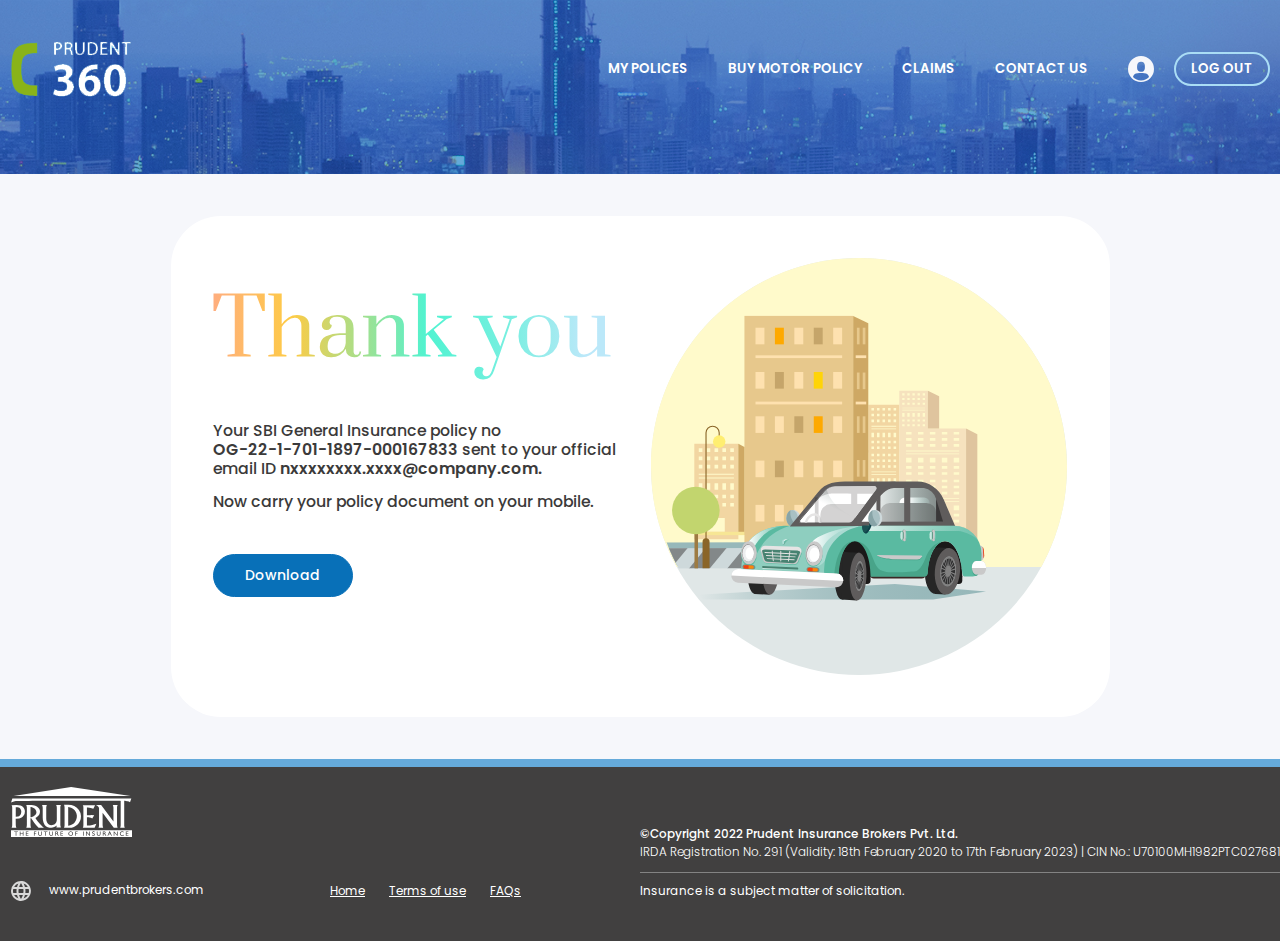
<file: Prudent1/thank-you.html>
<!DOCTYPE html>
<html lang="en">


<!-- Mirrored from 103.35.121.184/Prudent1/thank-you.html by HTTrack Website Copier/3.x [XR&CO'2014], Tue, 10 May 2022 11:32:01 GMT -->
<head>
    <meta charset="utf-8">
    <meta content="width=device-width, initial-scale=1.0" name="viewport">

    <title>Prudent</title>
    <meta content="" name="descriptison">
    <meta content="" name="keywords">

    <!-- Favicons -->
     
    <link href="assets/img/apple-touch-icon.html" rel="apple-touch-icon">

    <!-- Google Fonts -->
    <link href="https://fonts.googleapis.com/css2?family=Poppins:wght@300;400;500;600;700&amp;display=swap" rel="stylesheet">

    <!-- Vendor CSS Files -->
    <link href="assets/css/bootstrap.min.css" rel="stylesheet">
    <link rel="stylesheet" type="text/css" href="assets/css/material-design-iconic-font.min.css">

    <!-- Template Main CSS File -->
    <link href="assets/css/style.css" rel="stylesheet">
</head>

<body>
    <!-- Header -->
    <header class="header_image">
        <div class="container">
            <div class="header_box">
                <div class="row">
                    <div class="col-md-12">
                        <nav class="navbar navbar-expand-xl justify-content-between">                            
                              <a class="navbar-brand" href="index-2.html">
                                <img src="assets/img/logo.png" class="img-fluid" alt="logo" />
                              </a>
                              <button class="navbar-toggler" type="button" data-bs-toggle="collapse" data-bs-target="#navbarNav" aria-controls="navbarNav" aria-expanded="false" aria-label="Toggle navigation">
                                <svg xmlns="http://www.w3.org/2000/svg" width="32" height="32" viewBox="0 0 24 24" fill="none" stroke="currentColor" stroke-width="2" stroke-linecap="round" stroke-linejoin="round" class="feather feather-align-right"><line x1="21" y1="10" x2="7" y2="10"></line><line x1="21" y1="6" x2="3" y2="6"></line><line x1="21" y1="14" x2="3" y2="14"></line><line x1="21" y1="18" x2="7" y2="18"></line></svg>
                              </button>
                              <div class="collapse navbar-collapse" id="navbarNav">
                                <ul class="navbar-nav">
                                  <li class="nav-item">
                                    <a class="nav-link" href="policies.html">MY POLICES</a>
                                  </li>
                                  <li class="nav-item">
                                    <a class="nav-link" href="quote.html">BUY MOTOR POLICY</a>
                                  </li>
                                  <li class="nav-item">
                                    <a class="nav-link" href="claim.html">CLAIMS</a>
                                  </li>
                                  <li class="nav-item">
                                    <a class="nav-link" href="contact.html">CONTACT US</a>
                                  </li>
                                  <li class="nav-item dropdown">
                                    <a class="nav-link dropdown-toggle py-1" href="javascript:void(0)" id="navbarDropdown" role="button" data-bs-toggle="dropdown" aria-expanded="false">
                                        <svg xmlns="http://www.w3.org/2000/svg" width="26.002" height="26.001" viewBox="0 0 26.002 26.001">
                                            <path id="Subtraction_9" data-name="Subtraction 9" d="M-8439,5967a12.918,12.918,0,0,1-9.193-3.808A12.919,12.919,0,0,1-8452,5954a12.917,12.917,0,0,1,3.808-9.192A12.918,12.918,0,0,1-8439,5941a12.914,12.914,0,0,1,9.193,3.808A12.917,12.917,0,0,1-8426,5954a12.919,12.919,0,0,1-3.808,9.193A12.914,12.914,0,0,1-8439,5967Zm.018-8.905c-1.134,0-2.282.012-3.413.037a4.827,4.827,0,0,0-4.631,3.871,10.97,10.97,0,0,0,8.026,3.447,10.966,10.966,0,0,0,8.041-3.462,4.955,4.955,0,0,0-4.668-3.856C-8436.72,5958.107-8437.849,5958.1-8438.982,5958.1Zm-.091-11.329a3.783,3.783,0,0,0-3.662,3.005,14.721,14.721,0,0,0-.114,3.509,3.813,3.813,0,0,0,3.54,3.57,3.341,3.341,0,0,0,.354.017,3.814,3.814,0,0,0,3.707-2.976,8.9,8.9,0,0,0,.117-1.434c0-.052,0-.3,0-.543v-.182c0-.162,0-.3,0-.356.013-.312.009-.639-.01-.974a3.913,3.913,0,0,0-3.583-3.621c-.091-.007-.211-.015-.333-.015Z" transform="translate(8452.001 -5940.999)" fill="#f6f7fb"/>
                                          </svg> 
                                    </a>
                                    <ul class="dropdown-menu" aria-labelledby="navbarDropdown">
                                      <li><a class="dropdown-item" href="javascript:void(0)">Action</a></li>
                                      <li><a class="dropdown-item" href="javascript:void(0)">Another action</a></li>
                                      <li><hr class="dropdown-divider"></li>
                                      <li><a class="dropdown-item" href="javascript:void(0)">Something else here</a></li>
                                    </ul>
                                  </li>
                                  <li class="nav-item">
                                    <a class="nav-link logout-btn m-xl-0 mt-2" href="javascript:void(0)">
                                        LOG OUT
                                    </a>
                                  </li>
                                </ul>
                              </div>
                          </nav>
                    </div>
                </div>
            </div>
        </div>
    </header>

    <!-- Middle Section -->
    <section class="my-5">
      <div class="container">
          <div class="row mt-5">            
            <div class="col-lg-9 mx-auto">
              <div class="thank_box p-5">
                <div class="row align-items-center">
                  <div class="col-lg-6">                    
                    <img src="assets/img/thank-text.svg" alt="img" class="img-fluid">
                    <h6 class="mt-5">
                      Your SBI General Insurance policy no <br/>
                      <span class="semibold-text">OG-22-1-701-1897-000167833</span>
                      sent to your official email ID <span class="semibold-text">nxxxxxxxx.xxxx@company.com.</span>
                    </h6>
                    <h6 class="mt-3">Now carry your policy document on your mobile. </h6>
                    <a href="thank-you.html" class="btn btn-secondary my-5">
                      Download
                    </a> 
                  </div>
                  <div class="col-lg-6">                    
                    <img src="assets/img/thank-img.svg" alt="img" class="img-fluid">
                  </div>
                </div>
              </div>
            </div>
          </div>
      </div>
    </section>
    
    <!-- Footer Section -->
    <footer>
      <div class="container">
        <div class="row align-items-end">
          <div class="col-xl-3 col-md-6">
            <img src="assets/img/footer_logo.svg" class="img-fluid" alt="footer-logo">
            <div class="d-block mt-xl-5 mt-3">
              <svg xmlns="http://www.w3.org/2000/svg" width="20" height="19.953" viewBox="0 0 20 19.953">
                <g id="Group_22" data-name="Group 22" transform="translate(-274.004 -163.363)">
                  <path id="Path_72" data-name="Path 72" d="M276.931,166.29A9.951,9.951,0,1,1,274,173.34,9.637,9.637,0,0,1,276.931,166.29Zm-.679,9.063h3.372a14.534,14.534,0,0,1,0-4.028h-3.372a8.788,8.788,0,0,0,0,4.028Zm3.794-6A14.733,14.733,0,0,1,281.4,165.8a7.583,7.583,0,0,0-4.309,3.559Zm-2.951,7.963a7.579,7.579,0,0,0,4.309,3.56,14.718,14.718,0,0,1-1.358-3.56Zm9.227-1.967a10.936,10.936,0,0,0,0-4.028h-4.684a14.5,14.5,0,0,0,0,4.028Zm-2.342-9.977a13.3,13.3,0,0,0-1.873,3.981H285.9A14.245,14.245,0,0,0,283.981,165.377Zm0,15.925a14.228,14.228,0,0,0,1.92-3.981h-3.794A13.283,13.283,0,0,0,283.981,181.3Zm6.932-11.944A7.585,7.585,0,0,0,286.6,165.8a14.782,14.782,0,0,1,1.358,3.559ZM286.6,180.881a7.581,7.581,0,0,0,4.309-3.56h-2.951A14.767,14.767,0,0,1,286.6,180.881Zm1.733-5.527h3.372a7.357,7.357,0,0,0,0-4.028h-3.372a14.5,14.5,0,0,1,0,4.028Z" fill="#d9d9d9"/>
                </g>
              </svg>              
              <a href="javascript:void(0)" class="ms-3">www.prudentbrokers.com</a>
            </div>
          </div>
          <div class="col-lg-3 col-md-6 mt-4 p-0">
            <ul class="footer_list">
              <li><a href="javascript:void(0)">Home</a></li>
              <li><a href="javascript:void(0)">Terms of use</a></li>
              <li><a href="javascript:void(0)">FAQs</a></li>
            </ul>
          </div>
          <div class="col-xl-6 p-xl-0 mt-4 mt-xl-0">
            <p class="light-text">
             <span class="medium-text d-block"> ©Copyright 2022 Prudent Insurance Brokers Pvt. Ltd.</span>
              IRDA Registration No. 291 (Validity: 18th February 2020 to 17th February 2023) | CIN No.: U70100MH1982PTC027681
            </p>
            <div class="divider-footer"></div>
            <p>Insurance is a subject matter of solicitation.</p>
          </div>
        </div>
      </div>
    </footer>


    <!-- Vendor JS Files -->
    <script src="assets/js/jquery.min.js"></script>
    <script src="assets/js/bootstrap.bundle.min.js"></script>


    <!-- Template Main JS File -->
    <script src="assets/js/main.js"></script>

</body>


<!-- Mirrored from 103.35.121.184/Prudent1/thank-you.html by HTTrack Website Copier/3.x [XR&CO'2014], Tue, 10 May 2022 11:32:02 GMT -->
</html>
</file>
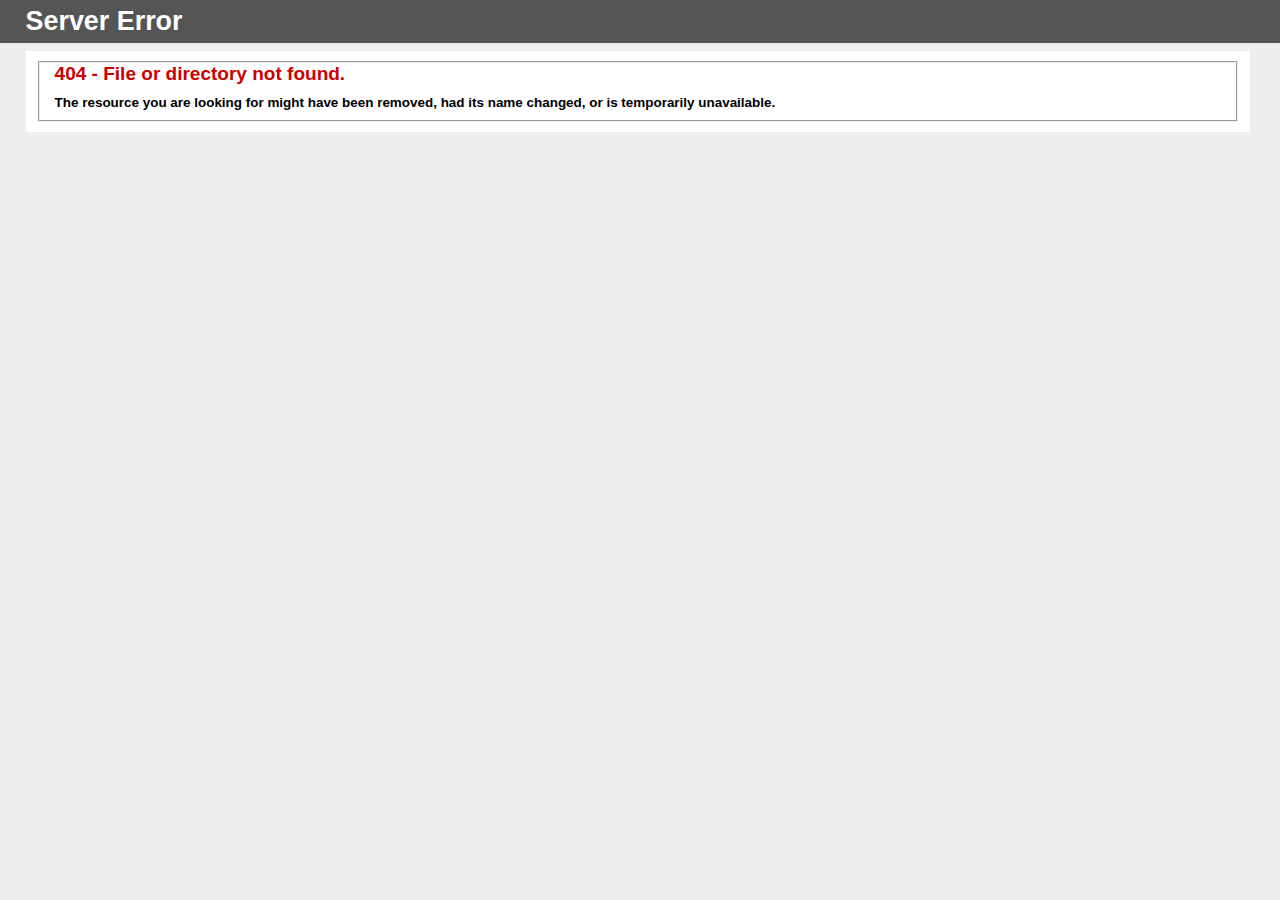
<file: Prudent1/assets/img/apple-touch-icon.html>
<!DOCTYPE html PUBLIC "-//W3C//DTD XHTML 1.0 Strict//EN" "http://www.w3.org/TR/xhtml1/DTD/xhtml1-strict.dtd">
<html xmlns="http://www.w3.org/1999/xhtml">
<head>
<meta http-equiv="Content-Type" content="text/html; charset=iso-8859-1"/>
<title>404 - File or directory not found.</title>
<style type="text/css">
<!--
body{margin:0;font-size:.7em;font-family:Verdana, Arial, Helvetica, sans-serif;background:#EEEEEE;}
fieldset{padding:0 15px 10px 15px;} 
h1{font-size:2.4em;margin:0;color:#FFF;}
h2{font-size:1.7em;margin:0;color:#CC0000;} 
h3{font-size:1.2em;margin:10px 0 0 0;color:#000000;} 
#header{width:96%;margin:0 0 0 0;padding:6px 2% 6px 2%;font-family:"trebuchet MS", Verdana, sans-serif;color:#FFF;
background-color:#555555;}
#content{margin:0 0 0 2%;position:relative;}
.content-container{background:#FFF;width:96%;margin-top:8px;padding:10px;position:relative;}
-->
</style>
</head>
<body>
<div id="header"><h1>Server Error</h1></div>
<div id="content">
 <div class="content-container"><fieldset>
  <h2>404 - File or directory not found.</h2>
  <h3>The resource you are looking for might have been removed, had its name changed, or is temporarily unavailable.</h3>
 </fieldset></div>
</div>
</body>
</html>
</file>
<file: Prudent1/assets/css/style.css>
html,body {
    font-family: 'Poppins', sans-serif;
    color: #3B3A3A;
    font-size: 14px;
    background-color: #F6F7FB;
    margin: 0px;
    padding: 0px;
}
a {
    color: #0870B8;
    transition: all 0.3s;
}
a:hover {
    color: #FED337 !important;
    text-decoration: none;
}
ul {
    margin: 0px;
    padding: 0px;
}
ul li {
    list-style: none;
}
.bg-color {
    background-color: #F6F7FB !important;
}
.bg-yellow {
    background-color: #FED337 !important;
}
.blue-text {
    color: #0870B8 !important;
}
.blue-dark-text {
    color: #003D67 !important;
}
.grey-text {
    color: #707070 !important;
}
.white-text {
    color: #fff !important;
}
.green-text {
    color: #088265 !important;
}
.orange-text {
    color: #E36216 !important;
}
.light-text {
    font-weight: 300;
}
.regular-text {
    font-weight: 400;
}
.medium-text {
    font-weight: 500;
}
.semibold-text {
    font-weight: 600;
}
.bold-text {
    font-weight: 700;
}
.font-12 {
    font-size: 0.75rem; /* 12px */
}
.font-13 {
    font-size: 0.815rem; /* 13px */
}
.font-14 {
    font-size: 0.875rem;  /* 14px */
} 

.font-15 {
    font-size: 0.94rem; /* 15px */
}
h1, h2, h3, h4, h5, h6, p, ul {
    margin: 0px;
    padding: 0px;
}
h1 {
    font-size: 2.5rem; /* 40px */
}
h2 {
    font-size: 2.189rem; /* 35px */
}
h3 {
    font-size: 1.5rem; /* 24px */
}
h4 {
    font-size: 1.375rem; /* 22px */
}
h5 {
    font-size: 1.25rem; /* 20px */
}
h6 {
    font-size: 1.125rem; /* 18px */
}
b {
    font-weight: 600;
}
.form-control {
    box-shadow: none !important;
    outline: none !important;
    padding: 12px;
    background-color: #fff;
    border: none !important;
    transition: all 0.3s;
}
.form-control.shadow {
    box-shadow: 0px 0px 20px rgb(0 0 0 / 9%) !important;
}
.form-control.icon {
    background-position: right center;
    padding-right: 50px;
    background-repeat: no-repeat;
}
.form-control.border {
    border: 2px solid #A0A0A0 !important;
}
.form-group {
    margin-bottom: 15px;
}
select {
    background: url(../img/select-arrow.png) no-repeat right center;
    padding-right: 40px !important;
    background-size: 45px;
}
label.form-label {
    width: 100%;
    font-weight: 600;
}
.form-check-input {
    border: 2px solid #65AADA;
}
.form-check-input:checked {
    background-color: #65AADA;
    border-color: #65AADA;
}
.form-control:hover, .form-control:focus {
    box-shadow: 0px 12px 20px rgb(0 0 0 / 6%) !important;
}
.form-check-radio {
    margin: 0px;
    padding-left: 0px;
    padding-right: 40px;
}
.form-check-radio .form-check-label {
    padding-left: 28px;
    z-index: 9;
    position: relative;
    cursor: pointer;
}
.form-check-radio {
    position: relative;
}
.form-check-radio input[type=radio] {
    position: absolute;
    visibility: hidden;
}
.form-check-radio .check {
    display: block;
    position: absolute;
    border: 2px solid #707070;
    border-radius: 100%;
    height: 20px;
    width: 20px;
    top: 5px;
    left: 0px;
    z-index: 5;
    transition: border .25s linear;
    -webkit-transition: border .25s linear;
}
.form-check-radio .check::before {
    display: block;
    position: absolute;
    content: '';
    border-radius: 100%;
    height: 10px;
    width: 10px;
    top: 3px;
    left: 3px;
    margin: auto;
    transition: background 0.25s linear;
    -webkit-transition: background 0.25s linear;
}
.form-check-radio input[type=radio]:checked ~ .check {
    border: 2px solid #707070;
}
.form-check-radio input[type=radio]:checked ~ .check::before {
    background: #707070;
}
.border-radius {
    border-radius: 12px;
}
.btn.btn-primary {
    background: transparent !important;
    outline: none !important;
    box-shadow: none !important;
    position: relative;
    margin: 0px;
    padding: 0px;
    border: none !important;
}
.btn.btn-primary .btn-text {
    background-image: -moz-linear-gradient( 90deg, rgb(255,173,0) 0%, rgb(250,109,0) 100%);
    background-image: -webkit-linear-gradient( 90deg, rgb(255,173,0) 0%, rgb(250,109,0) 100%);
    background-image: -ms-linear-gradient( 90deg, rgb(255,173,0) 0%, rgb(250,109,0) 100%);
    background-color: transparent;
    border-radius: 50px;
    border: none;
    font-size: 1.12rem;
    padding: 15px 35px;
    font-weight: 600;
    text-transform: uppercase;
    transition: all 0.3s;
    position: relative;
    z-index: 1;
}
.btn.btn-primary:after {
    content: "";
    position: absolute;
    top: 8px;
    left: 0px;
    right: 0px;
    margin: auto;
    height: 90%;
    border-radius: 50px;
    width: calc(100% - 30px);
    filter: blur(11px);
    background-image: -moz-linear-gradient( 90deg, rgb(254,211,55) 0%, rgb(250,175,0) 100%);
    background-image: -webkit-linear-gradient( 90deg, rgb(254,211,55) 0%, rgb(250,175,0) 100%);
    background-image: -ms-linear-gradient( 90deg, rgb(254,211,55) 0%, rgb(250,175,0) 100%);
}
.btn.btn-primary .btn-text:hover {
    background-image: -moz-linear-gradient( 90deg, rgb(250,109,0)  0%, rgb(255,173,0) 100%);
    background-image: -webkit-linear-gradient( 90deg,  rgb(250,109,0)  0%, rgb(255,173,0) 100%);
    background-image: -ms-linear-gradient( 90deg,  rgb(250,109,0)  0%, rgb(255,173,0) 100%);
    color: #fff;
}  
.btn.btn-secondary {
    color: #fff;
    background-color: #0870B8;
    border: 1px solid #0870B8;
    border-radius: 50px;
    font-size: 1rem;
    padding: 10px 30px;
    font-weight: 600;
    position: relative;
    transition: all 0.3s;
    font-weight: 500;
    outline: none !important;
    box-shadow: none !important;
    min-width: 140px;
}
.btn.btn-secondary:hover {
    color: #3B3A3A !important;
    background-color: #FED337;
    border-color: #FED337;
}
.btn.btn-secondary.border {
    color: #0870B8;
    background-color: transparent;
    border: 2px solid #65AADA !important;
}
.btn.btn-secondary.border:hover {
    color: #fff !important;
    background-color: #0870B8;
}
.btn.btn-secondary.yellow {
    color: #003D67;
    background-color: #FED337;
    border: 1px solid #FED337;
}
.btn.btn-secondary.yellow:hover {
    color: #fff !important;
}
/*------------------------------------------------ Login ---------------------------------------------------*/
.login_section {
    background: url(../img/bg.jpg) no-repeat center;
    padding: 75px 0px 150px;
    background-size: cover;
}
.login_box {
    background-color: #F6F7FB;
    padding: 50px;
    border-radius: 6px;
    box-shadow: 0px 10px 20px rgb(0 61 103 / 37%) !important;
}
.login_advantage .divider {
    background-color: #FED337;
    width: 95px;
    height: 9px;
}
.login_advantage ul li {
    flex: 1;
    padding: 0px 20px;
}
.login_advantage ul li .divider {
    background-color: #fff;
    border-radius: 0px;
    width: 44px;
    height: 7px;
}
#otp_login .form-control {
    font-size: 1.9rem;
}
/*------------------------------------------------ Car Insurance ---------------------------------------------------*/
.header_image.motor_insurance {
    background: url(../img/bg.jpg) no-repeat;
    background-size: cover;
}
.banner_txt {
    padding: 200px 20px 250px;
}
section.motor_section {
    margin-top: -120px;
}
.motor_section .box {
    padding: 30px 25px 0px;
}
.policy_box {
    background-image: -moz-linear-gradient( 180deg,  rgb(255,202,3)  0%, rgb(255,240,184) 100%);
    background-image: -webkit-linear-gradient( 180deg,  rgb(255,202,3)  0%, rgb(255,240,184) 100%);
    background-image: -ms-linear-gradient( 180deg,  rgb(255,202,3)  0%, rgb(255,240,184) 100%);
}
.buy_policy_box {
    background-image: -moz-linear-gradient( 180deg,  rgb(61,245,202)  0%, rgb(192,254,240) 100%);
    background-image: -webkit-linear-gradient( 180deg,  rgb(61,245,202)  0%, rgb(192,254,240) 100%);
    background-image: -ms-linear-gradient( 180deg,  rgb(61,245,202)  0%, rgb(192,254,240) 100%);
}
.claim_policy_box {
    background-image: -moz-linear-gradient( 180deg,  rgb(255,175,127)  0%, rgb(255,211,186) 100%);
    background-image: -webkit-linear-gradient( 180deg,  rgb(255,175,127)  0%, rgb(255,211,186) 100%);
    background-image: -ms-linear-gradient( 180deg,  rgb(255,175,127)  0%, rgb(255,211,186) 100%);
}
.btn.btn-primary.more_btn .btn-text {
    background-image: none;
    background-color: #fff;
    color: #707070;
}
.btn.btn-primary.more_btn::after {
    content: none;
} 
.btn.btn-primary.more_btn .btn-text:hover {
    background-color: #ffad00;
    color: #fff;
}
.h-xl-100 {
    height: 100%;
}
/*------------------------------------------------ Header ---------------------------------------------------*/
.header_image {
    background: url(../img/header.jpg) no-repeat center;
    padding: 30px 0px 65px;
    background-size: cover;
}
.navbar .navbar-collapse {
    flex-grow: inherit;
}
ul.navbar-nav li a.nav-link {
    color: #fff;
    font-size: 0.95rem;
    font-weight: 600;
    margin: 0px 20px;
    text-transform: uppercase;
    position: relative;
    padding-left: 0px !important;
    padding-right: 0px !important;
}
ul.navbar-nav li a.nav-link.logout-btn {
    border: 2px solid #AADDF5;
    padding: 5px 15px !important;
    border-radius: 50px;
    transition: all 0.3s;
}
ul.navbar-nav li a.nav-link.logout-btn:hover {
    background-color: #AADDF5;
}
ul.navbar-nav li a.nav-link.dropdown-toggle::after {
    content: none;
}
ul.navbar-nav li a.nav-link:before, ul.navbar-nav li a.nav-link.active:before {
    transform-origin: 100% 50%;
    transform: scale3d(0, 1, 1);
    transition: transform 0.3s;
    content: "";
    position: absolute;
    width: 100%;
    height: 3px;
    background: #FED337;
    top: 100%;
    left: 0;
    pointer-events: none;
}
button.navbar-toggler {
    background-color: #fff;
    border: none !important;
    outline: none !important;
    box-shadow: none !important;
    padding: 5px 7px;
    line-height: 0px;
}
ul.navbar-nav li a.nav-link:hover:before, ul.navbar-nav li a.nav-link.active:before   {
    transform-origin: 0% 50%;
    transform: scale3d(1, 1, 1);
}
ul.navbar-nav li a.nav-link.active {
    color: #FED337;
}
ul.navbar-nav li.dropdown a.nav-link:before, ul.navbar-nav li:last-child a.nav-link:before {
    content: none;
}
/*------------------------------------------------ Footer ---------------------------------------------------*/
footer {
    background-color: #414040;
    border-top: 8px solid #65AADA;
    padding: 20px 0px 40px;
}
footer p, footer a {
    font-size: 0.85rem;
    color: #fff;
    text-decoration: none;
}
ul.footer_list {
    font-size: 14px;
}
ul.footer_list li {
    display: inline;
    margin: 0px 10px;
}
ul.footer_list li a {
    text-decoration: underline;
}
.divider-footer {
    background-color: #838383;
    height: 1px;
    width: 100%;
    margin: 10px 0px;
}
/*------------------------------------------------ policies Page ---------------------------------------------------*/
.policy_sec .accordion {
    background-color: #fff;
}
.policy_sec .accordion-button::after, .policy_sec .accordion-button:not(.collapsed)::after {
    content: none;
}
.policy_sec .accordion_item.active {
    box-shadow: 0px 0px 30px rgb(0 0 0 / 19%);
    z-index: 99;
    position: relative;
    opacity: 1;
    border-radius: 12px !important;
    margin-top: -5px;
}
.policy_sec .accordion_item {
    opacity: 0.5;
    box-shadow: 0px 12px 20px rgb(0 0 0 / 19%);
    z-index: 9;
    position: relative;
    background-color: #fff;
    transition: all 0.3s;
}
.policy_sec .accordin_btn_box {
    background-color: #EFFAFF;
}
.policy_sec .accordin_list label {
    color: #A0A0A0;
}
.policy_sec .accordion_item .btn.btn-primary .btn-text  {
    padding: 8px 25px;
}
.policy_sec .accordion-collapse .accordin_list {
    border-top: 1px solid #D9D9D9;
}
.policy_sec .accordin_btn_box .buy_btn {
    min-width: 220px;
}
.policy_sec .accordin_btn_box .btn {
    position: relative;
    z-index: 9;
}
.policy_sec .accordion .accordion_item:first-child .accordion-button .accordin_btn_box, .policy_sec .active .accordion-button .accordin_btn_box {
    border-radius: 0px 12px 0px 0px;
}
.policy_sec .accordion .accordion_item:last-child .accordion-collapse .accordin_btn_box, .policy_sec .active .accordion-collapse .accordin_btn_box, .policy_sec .accordion .accordion_item:last-child .accordion-button .accordin_btn_box {
    border-radius: 0px 0px 12px 0px;
}
.policy_sec .accordin_btn_box .btn {
    pointer-events: none;
}
.policy_sec .active .accordin_btn_box .btn {
    pointer-events: all;
}
.policy_sec .accordion .accordion_item:first-child .accordion-button, .accordion .accordion_item:first-child {
    border-radius: 12px 12px 0px 0px;
}
.policy_sec .accordion .accordion_item:last-child .accordion-button, .accordion .accordion_item:last-child {
    border-radius: 0px 0px 12px 12px;
}
.policies_tab li a img{
    filter: grayscale(1);
}
.policies_tab li a {
    background-color: #fff;
    text-decoration: none;
}
.policies_tab li a:hover img, .policies_tab li a.active img {
    filter: grayscale(0);
}
.policies_tab li a.active {
    background-image: -moz-linear-gradient( 180deg,  rgb(255,202,3)  0%, rgb(255,240,184) 100%);
    background-image: -webkit-linear-gradient( 180deg,  rgb(255,202,3)  0%, rgb(255,240,184) 100%);
    background-image: -ms-linear-gradient( 180deg,  rgb(255,202,3)  0%, rgb(255,240,184) 100%);
    pointer-events: none;
}
/*------------------------------------------------ Claim Page ---------------------------------------------------*/

.claim_box {
    box-shadow: 0px 12px 20px rgb(0 0 0 / 9%);
    background-color: #fff;
}
.claim_box_left {
    background-color: #EFFAFF;
}
.claim_item_list li {
    padding: 0px 18px;
    margin-bottom: 34px;
}
.claim_item_box img {
    position: absolute;
    left: -30px;
    top: 15px;
    width: 50px;
}
.claim_item_box {
    background-color: #EFFAFF;
    border: 1px solid #BBE8F9;
    display: inline-block;
    height: 125px;
    padding: 10px 15px 10px 25px;
    position: relative;
}
.claim_item_list li .claim_item_box:after {
    background: url(../img/arrow-claim.svg) no-repeat;
    width: 40px;
    position: absolute;
    right: -47px;
    height: 13px;
    content: "";
    bottom: 15px;
    background-size: 25px;
}
.claim_item_list li:nth-child(3) .claim_item_box:after {
    transform: rotate(90deg);
    right: 0px;
    left: 0px;
    margin: auto;
    bottom: -32px;
}
.claim_item_list li:last-child .claim_item_box:after {
    transform: rotate(180deg);
    right: auto;
    left: -47px;
    margin: auto;
}
.claim_item_list li:nth-child(4) .claim_item_box:after {
    content: none;
}
.claim_box .accordin_list:last-child {
    border: none;
}
.claim_box .accordin_list {
    border-bottom: 1px solid #D9D9D9;
}
.policies_tab li a.claim_tab.active {
    background-image: -moz-linear-gradient( 180deg,  rgb(255,177,131)  0%, rgb(255,210,184) 100%);
    background-image: -webkit-linear-gradient( 180deg,  rgb(255,177,131)  0%, rgb(255,210,184) 100%);
    background-image: -ms-linear-gradient( 180deg,  rgb(255,177,131)  0%, rgb(255,210,184) 100%);
}

/*------------------------------------------------ Quote Page ---------------------------------------------------*/
.quote_section {
    background: url(../img/quote-bottom.svg) no-repeat;
    background-position: right bottom;
    padding: 50px 0px 230px;
    max-width: 1920px;
    margin: auto;
}
.divider {
    background-color: #0870B8;
    height: 10px;
    border-radius: 50px;
    width: 75px;
    margin: 30px 0;
}
.quote_input_box {
    overflow: hidden;
    background-color: #fff;
    position: relative;
    padding: 5px 5px 5px 65px;
    border-radius: 50px;
    flex: 1;
    margin-right: 20px;
}
.car_input_box {
    position: absolute;
    left: 0px;
    top: 0px;
    display: flex;
    align-items: center;
    justify-content: center;
    width: 65px;
    height: 100%;
    background-image: -moz-linear-gradient( 90deg,  #65AADA 0%, #AADDF5 100%);
    background-image: -webkit-linear-gradient( 90deg,  #65AADA 0%, #AADDF5 100%);
    background-image: -ms-linear-gradient( 90deg,  #65AADA  0%, #AADDF5 100%);
}
.btn-box {
    display: flex;
    flex-wrap: wrap;
    justify-content: space-between;
}
.quote_input_box .form-control {
    border: none;
}
input.form-control.quote_input {
    box-shadow: none !important;
}
/*------------------------------------------------ Quote Modal ---------------------------------------------------*/
.quote_left_bg {
    background-color: #fff;
    position: sticky;
    top: 0px;
}
.btn-close {
    background-image: none;
    height: auto;
    width: auto;
    outline: none !important;
    box-shadow: none !important;
    opacity: 1;
}
.phone {
    background-image: url(../img/phn.svg);
}
#quote_modal .phone {
    max-width: 450px;
}
.left_divider {
    background-color: #AADDF5;
    width: 100%;
    height: 1px;
    margin: 20px 0px;
}
.car_detail_box li {
    border-bottom: 1px solid #D9D9D9;
    padding: 4px 0px;
}
.premium_box {
    background-color: #AADDF5;
}
/*------------------------------------------------ Result Page ---------------------------------------------------*/
.result-header-box {
    padding: 18px 20px;
    height: 100%;
}
.result-header-box.blue {
    background-color: #D0F0FD;
}
.result-header-box.green {
    background-color: #93FFE6;
}
.result-header-box.orange {
    background-color: #FFDBC6;
}
.result-header-box a:hover svg circle {
    fill: #0870B8;
}
.result-header-box a:hover svg path {
    fill: #fff;
}
.notify {
    background-color: #FFF7D8;
    display: inline-block;
    padding: 0px 12px;
    border-radius: 50px;
}
.result_left_box {
    width: 375px;
    background-color: #fff;
    padding: 30px 20px;
    display: inline-block;
}
.result_cont {
    display: inline-block;
    width: calc(100% - 400px);
}
.accordion-item, .accordion-button {
    border: none !important;
    box-shadow: none !important;
    padding: 10px;
    color: #3B3A3A;
}
.accordion-button:not(.collapsed) {
    color: #3B3A3A;
    background-color: transparent;
    font-weight: 600;
}
.accordion-button:not(.collapsed) svg path {
    fill: #65aada;
}
.accordion-button svg {
    margin-right: 15px;
}
.accordion-button::after, .accordion-button:not(.collapsed)::after {
    background-image: none;
    width: 12px;
    font-family: 'Material-Design-Iconic-Font';
    content: "";
    font-size: 25px;
    height: auto;
    font-weight: 400;
}
.accordion-body {
    padding: 20px;
} 
.result_box:hover {
    box-shadow: 0px 0px 30px rgb(204 204 204 / 68%);
}
.result_box {
    background-color: #fff;
    padding: 15px 0px;
    transition: all 0.3s;
    overflow: hidden;
}
.result_top_box .divider {
    background-color: #FED337;
    border-radius: 0px;
    height: 5px;
}
.divider2 {
    background-color: #E8E8E8;
    height: 1px;
}
.result_footer_box {
    border-top: 1px solid #D9D9D9;
}
.buy_btn  {
    position: relative;
    box-shadow: none !important;
    padding: 0px;
}
.buy_btn .btn-text {
    outline: 2px solid #65AADA !important;
    border: none !important;
    color: #0870B8;
    background-color: transparent;
    border-radius: 50px;
    font-size: 1rem;
    padding: 10px 30px;
    font-weight: 600;
    position: relative;
    z-index: 1;
    transition: all 0.3s;
    font-weight: 500;
    box-shadow: none !important;
    min-width: 140px;
}
.buy_btn:hover .btn-text {
    background-image: -moz-linear-gradient( 90deg, rgb(255,173,0) 0%, rgb(250,109,0) 100%);
    background-image: -webkit-linear-gradient( 90deg, rgb(255,173,0) 0%, rgb(250,109,0) 100%);
    background-image: -ms-linear-gradient( 90deg, rgb(255,173,0) 0%, rgb(250,109,0) 100%);
    background-color: transparent;
    outline: none !important;
    color: #fff;
}
.buy_btn:hover:after {
    content: "";
    position: absolute;
    top: 15px;
    left: 0px;
    right: 0px;
    margin: auto;
    height: 65%;
    border-radius: 50px;
    width: calc(100% - 60px);
    filter: blur(11px);
    background-image: -moz-linear-gradient( 90deg, rgb(254,211,55) 0%, rgb(250,175,0) 100%);
    background-image: -webkit-linear-gradient( 90deg, rgb(254,211,55) 0%, rgb(250,175,0) 100%);
    background-image: -ms-linear-gradient( 90deg, rgb(254,211,55) 0%, rgb(250,175,0) 100%);
}
.result_box .grey-text {
    color: #A0A0A0;
}
.result_box:hover .result_hover_ico {
    transform: translateY(0px);
    opacity: 1;
}
.result_hover_ico {
    position: absolute;
    top: 0px;
    transform: translateY(-15px);
    transition: all 0.3s;
    opacity: 0;
    left: 30px;
}
.accordion .btn.btn-secondary   {
    min-width: inherit;
    font-size: 0.815rem;
}
output {
    padding: 0px;
    border-radius: 3px;
    position: relative;
}  

input[type="range"] {
    -webkit-appearance: none;
    margin-right: 15px;
    width: 100%;
    height: 7px;
    background: #AADDF5;
    border-radius: 5px;
    background-image: linear-gradient(#FED337, #FED337);
    background-size: 70% 100%;
    background-repeat: no-repeat;
}  
input[type="range"]::-webkit-slider-thumb {
    -webkit-appearance: none;
    height: 20px;
    width: 20px;
    border-radius: 50%;
    background: #0870B8;
    cursor: ew-resize;
    box-shadow: 0 0 2px 0 #555;
    transition: background .3s ease-in-out;
}  
input[type="range"]::-moz-range-thumb {
    -webkit-appearance: none;
    height: 20px;
    width: 20px;
    border-radius: 50%;
    background: #ff4500;
    cursor: ew-resize;
    box-shadow: 0 0 2px 0 #555;
    transition: background .3s ease-in-out;
}  
input[type="range"]::-ms-thumb {
    -webkit-appearance: none;
    height: 20px;
    width: 20px;
    border-radius: 50%;
    background: #ff4500;
    cursor: ew-resize;
    box-shadow: 0 0 2px 0 #555;
    transition: background .3s ease-in-out;
}  
input[type=range]::-webkit-slider-runnable-track  {
    -webkit-appearance: none;
    box-shadow: none;
    border: none;
    background: transparent;
}  
input[type=range]::-moz-range-track {
    -webkit-appearance: none;
    box-shadow: none;
    border: none;
    background: transparent;
}  
input[type="range"]::-ms-track {
    -webkit-appearance: none;
    box-shadow: none;
    border: none;
    background: transparent;
}  
.accordion .form-control.border {
    border: 1px solid #D9D9D9 !important;
    padding: 7px;
    text-align: center;
}  
.accordion .form-control.border::-webkit-input-placeholder, .accordion .form-control.border::-moz-placeholder, .accordion .form-control.border:-ms-input-placeholder, .accordion .form-control.border:-moz-placeholder { 
    color: #C9C9C9;
}
.or {
    color: #C0C0C0;
    width: 100px;
    margin: auto;
    position: relative;
}
.or:after {
    content: "";
    position: absolute;
    left: 0px;
    width: 100%;
    height: 1px;
    background-color: #C0C0C0;
    top: 9px;
}
.or span {
    padding: 0px 10px;
    position: relative;
    z-index: 1;
}

/*------------------------------------------------ Modify Modal ---------------------------------------------------*/
.nav-pills .nav-item {
    position: relative;
}
.nav-pills .nav-item input[type="radio"]:checked ~ .nav-link {
    background-color: #FED337;
    font-weight: 600;
}
.nav-pills .nav-item .nav-link {
    background-color: #fff;
    padding: 12px 25px;
    color: #3B3A3A;
    border-radius: 6px;
}
.nav-pills-check {
    position: absolute;
    left: 15px;
    right: 0px;
    width: calc(100% - 30px);
    height: 100%;
    opacity: 0;
    cursor: pointer;
}
/*------------------------------------------------ Compare Modal ---------------------------------------------------*/
#compare_modal .table-responsive {
    max-height: calc(100vh - 200px);
}
#compare_modal .modal-dialog {
    max-width: 90%;
    max-height: 80%;
}
.compare-grid table td {
    padding: 8px 25px;
    text-align: center;
    background-color: #F3FBFF;
    white-space: nowrap;
}
.compare-grid  table thead td {
    background-color: #003D67;
    font-weight: 600 !important;
    color: #fff;
    position: sticky;
    top: 0;
}
.compare-grid  table tbody tr:nth-child(1) td {
    background-color: #AADDF5;
    border: none;
}
.compare-grid .compare-left-bar td {
    text-align: left;
    font-weight: 500;
}
.compare-grid table tbody td {
    border-top: 1px solid #D9D9D9;
}
.compare-grid table tfoot td {
    background-color: #FFF7D8 !important;
}
.compare-grid table tfoot tr:last-child td {
    height: 80px;
}
.compare-grid table tfoot tr:nth-child(2) td {
    position: sticky;
    bottom: 0px;
    font-weight: 700;
    background-color: #FFF7D8;
    border-top: 1px solid #D9D9D9;
}
.compare-grid table tbody tr:last-child td {
    border-top: 2px solid #707070;
    font-weight: 600;
}
.compare-grid .lowest td {
    background-color: #FFFCF3;
}
.compare-grid .lowest thead td {
    background-color: #FED337;
    color: #3B3A3A;
}
.compare-grid .lowest tbody tr:nth-child(1) td {
    background-color: #DBF0FA;
}
/*------------------------------------------------ Plan Detail Modal ---------------------------------------------------*/
.plan_detail_left {
    background-color: #0870B8;
}
.plan_detail_list li {
    color: #AADDF5;
    margin-top: 25px;
}
.plan_detail_left .btn.btn-secondary.border:hover {
    border-color: #fed337 !important;
}
.nav-tabs {
    border: none;
}
.nav-tabs li {
    border: 2px solid #AADDF5;
    flex: 1;
}
.nav-tabs li button {
    text-align: center;
    width: 100%;
    border-radius: 0px !important;
    border: none !important;
    color: #003D67 !important;
    font-weight: 600 !important;
    display: table-cell;
    height: 100%;
}
.nav-tabs .nav-link.active {
    background-color: #AADDF5;
}
ul.premium_list li {
    padding: 15px 0px;
    border-top: 1px solid #D9D9D9;
}
ul.premium_list li:first-child {
    border: none;
}
ul.premium_list li:last-child {
    border-top: 3px solid #FED337;
    border-bottom: 3px solid #FED337;
    font-weight: 700;
}
.coverage_list li {
    display: flex;
    color: #A0A0A0;
    padding-left: 30px;
    position: relative;
    margin: 25px 0px;
}
.coverage_list li svg {
    position: absolute;
    top: 6px;
    left: 0px;
}
/*------------------------------------------------ Proposal Page ---------------------------------------------------*/
.card-header {
    background-color: #fff;
}

.astrik {
    color: #d76b6b;
}
.proposal_header {
    background-color: #fff;
    padding: 25px 0px 40px;
    position: relative;
}
.proposal_header ul li {
    flex: 1;
    text-align: center;
}
.proposal_header:before {
    content: "";
    position: absolute;
    left: 0px;
    bottom: 40px;
    background-color: #ccc;
    height: 5px;
    width: 100%;
}
.proposal_bar {
    height: 5px;
    position: relative;
    background-color: #FED337;
    text-align: right;
    overflow: inherit !important;
    margin-top: 40px;
}
.proposal_bar svg {
    position: relative;
    top: -20px;
    margin: auto;
}
.proposal_header ul li {
    text-decoration: none;
    color: #707070;
    transition: all 0.3s;
}
.proposal_header ul li.active {
    font-weight: 600;
    pointer-events: none;
    transform: scale(1.5);
}
.spin {
    animation-name: spin;
    animation-duration: 800ms;
    animation-iteration-count: infinite;
    animation-timing-function: linear; 
}
@keyframes spin {
    from {
        transform:rotate(0deg);
    }
    to {
        transform:rotate(360deg);
    }
}
.name {
    background-image: url(../img/name-icon.svg);
}
input[type="date"]::-webkit-calendar-picker-indicator {
    background-image: url(../img/calender-icon.svg);
    background-size: 21px;
}
.email {
    background-image: url(../img/email.svg);
}
.pan-card {
    background-image: url(../img/pan-icon.svg);
}
.cont_box {
    background-color: #fff;
    box-shadow: 0px 12px 30px rgb(0 0 0 / 6%);
}
.cont_box:after {
    content: "";
    position: absolute;
    right: 0px;
    top: 0px;
    background: url(../img/comfirm-img.svg) no-repeat right;
    width: 45%;
    height: 100%;
    background-size: 100%;
}
.cont_box:before {
    background-color: #E1F4FD;
    content: "";
    position: absolute;
    left: 20px;
    top: 20px;
    height: calc(100% - 40px);
    width: 65%;
}
.thank_box {
    background-color: #fff;
    border-radius: 50px;
}
.form-control:disabled, .form-control[readonly] {
    background-color: #f0f0f0;
}
.z-index-10
{
    z-index: 10;
}
/*------------------------------------------------ Contact Page ---------------------------------------------------*/
.or {
    width: 300px;
}
.or:after {
    background-color: #d9d9d9;
    top: 11px;
}

/*------------------------------------------------ Responsive ---------------------------------------------------*/
@media (max-width: 766px)  {
    .claim_item_box {
        height: 100px;
        width: 100%;
    }
    .claim_item_list li .claim_item_box:after {
        transform: rotate(90deg) !important;
        right: 0px !important;
        left: 0px !important;
        margin: auto;
        bottom: -32px !important;
    }
}
@media (min-width: 767px)  {
    .compare-grid .compare-left-bar {
        position: sticky;
        left: 0px;
        top: 0px;
        z-index: 9;
        pointer-events: none;
    }
    .compare-grid .compare-left-bar {
        position: sticky;
        left: 0px;
        top: 0px;
        z-index: 9;
        pointer-events: none;
    }
}
@media (max-width: 1199px)  {
    .navbar .navbar-collapse {
        position: absolute;
        top: 90px;
        background-color: #5a87ca;
        width: 100%;
        padding: 15px 0px;
        border-radius: 15px;
    }
    .result_cont, .result_left_box {
        width: 100%;
    } 
    .h-xl-100 {
        height: auto;
    }
    .accordion-button .accordin_list:after {
        content: "";
        width: calc(100% - 40px);
        background-color: #D9D9D9;
        height: 1px;
        top: 75px;
        left: 0px;
        right: 0px;
        margin: auto;
        position: absolute;
    }  
    .cont_box:after, .cont_box:before {
        content: none;
    }
    .login_advantage ul li {
        flex: 0 0 auto;
        margin-bottom: 30px;
    }
}
@media (min-width: 1200px)  {
    .container {
        max-width: 1280px;
    }

    .row.confirm_detail_cont {
        display: grid;
        grid-template-columns: minmax(0,1fr) 350px;
    }
}
@media (min-width: 1400px)  {
    .container {
        max-width: 1500px;
    }
    html,body {
        font-size: 16px;
    }    
}
</file>
<file: Prudent1/assets/css/material-design-iconic-font.min.css>
@font-face{font-family:Material-Design-Iconic-Font;src:url(../fonts/Material-Design-Iconic-Fontd1f1.woff2?v=2.2.0) format('woff2'),url(../fonts/Material-Design-Iconic-Fontd1f1.woff?v=2.2.0) format('woff'),url(../fonts/Material-Design-Iconic-Fontd1f1.ttf?v=2.2.0) format('truetype')}.zmdi{display:inline-block;font:normal normal normal 14px/1 'Material-Design-Iconic-Font';font-size:inherit;text-rendering:auto;-webkit-font-smoothing:antialiased;-moz-osx-font-smoothing:grayscale}.zmdi-hc-lg{font-size:1.33333333em;line-height:.75em;vertical-align:-15%}.zmdi-hc-2x{font-size:2em}.zmdi-hc-3x{font-size:3em}.zmdi-hc-4x{font-size:4em}.zmdi-hc-5x{font-size:5em}.zmdi-hc-fw{width:1.28571429em;text-align:center}.zmdi-hc-ul{padding-left:0;margin-left:2.14285714em;list-style-type:none}.zmdi-hc-ul>li{position:relative}.zmdi-hc-li{position:absolute;left:-2.14285714em;width:2.14285714em;top:.14285714em;text-align:center}.zmdi-hc-li.zmdi-hc-lg{left:-1.85714286em}.zmdi-hc-border{padding:.1em .25em;border:solid .1em #9e9e9e;border-radius:2px}.zmdi-hc-border-circle{padding:.1em .25em;border:solid .1em #9e9e9e;border-radius:50%}.zmdi.pull-left{float:left;margin-right:.15em}.zmdi.pull-right{float:right;margin-left:.15em}.zmdi-hc-spin{-webkit-animation:zmdi-spin 1.5s infinite linear;animation:zmdi-spin 1.5s infinite linear}.zmdi-hc-spin-reverse{-webkit-animation:zmdi-spin-reverse 1.5s infinite linear;animation:zmdi-spin-reverse 1.5s infinite linear}@-webkit-keyframes zmdi-spin{0%{-webkit-transform:rotate(0deg);transform:rotate(0deg)}100%{-webkit-transform:rotate(359deg);transform:rotate(359deg)}}@keyframes zmdi-spin{0%{-webkit-transform:rotate(0deg);transform:rotate(0deg)}100%{-webkit-transform:rotate(359deg);transform:rotate(359deg)}}@-webkit-keyframes zmdi-spin-reverse{0%{-webkit-transform:rotate(0deg);transform:rotate(0deg)}100%{-webkit-transform:rotate(-359deg);transform:rotate(-359deg)}}@keyframes zmdi-spin-reverse{0%{-webkit-transform:rotate(0deg);transform:rotate(0deg)}100%{-webkit-transform:rotate(-359deg);transform:rotate(-359deg)}}.zmdi-hc-rotate-90{-webkit-transform:rotate(90deg);-ms-transform:rotate(90deg);transform:rotate(90deg)}.zmdi-hc-rotate-180{-webkit-transform:rotate(180deg);-ms-transform:rotate(180deg);transform:rotate(180deg)}.zmdi-hc-rotate-270{-webkit-transform:rotate(270deg);-ms-transform:rotate(270deg);transform:rotate(270deg)}.zmdi-hc-flip-horizontal{-webkit-transform:scale(-1,1);-ms-transform:scale(-1,1);transform:scale(-1,1)}.zmdi-hc-flip-vertical{-webkit-transform:scale(1,-1);-ms-transform:scale(1,-1);transform:scale(1,-1)}.zmdi-hc-stack{position:relative;display:inline-block;width:2em;height:2em;line-height:2em;vertical-align:middle}.zmdi-hc-stack-1x,.zmdi-hc-stack-2x{position:absolute;left:0;width:100%;text-align:center}.zmdi-hc-stack-1x{line-height:inherit}.zmdi-hc-stack-2x{font-size:2em}.zmdi-hc-inverse{color:#fff}.zmdi-3d-rotation:before{content:'\f101'}.zmdi-airplane-off:before{content:'\f102'}.zmdi-airplane:before{content:'\f103'}.zmdi-album:before{content:'\f104'}.zmdi-archive:before{content:'\f105'}.zmdi-assignment-account:before{content:'\f106'}.zmdi-assignment-alert:before{content:'\f107'}.zmdi-assignment-check:before{content:'\f108'}.zmdi-assignment-o:before{content:'\f109'}.zmdi-assignment-return:before{content:'\f10a'}.zmdi-assignment-returned:before{content:'\f10b'}.zmdi-assignment:before{content:'\f10c'}.zmdi-attachment-alt:before{content:'\f10d'}.zmdi-attachment:before{content:'\f10e'}.zmdi-audio:before{content:'\f10f'}.zmdi-badge-check:before{content:'\f110'}.zmdi-balance-wallet:before{content:'\f111'}.zmdi-balance:before{content:'\f112'}.zmdi-battery-alert:before{content:'\f113'}.zmdi-battery-flash:before{content:'\f114'}.zmdi-battery-unknown:before{content:'\f115'}.zmdi-battery:before{content:'\f116'}.zmdi-bike:before{content:'\f117'}.zmdi-block-alt:before{content:'\f118'}.zmdi-block:before{content:'\f119'}.zmdi-boat:before{content:'\f11a'}.zmdi-book-image:before{content:'\f11b'}.zmdi-book:before{content:'\f11c'}.zmdi-bookmark-outline:before{content:'\f11d'}.zmdi-bookmark:before{content:'\f11e'}.zmdi-brush:before{content:'\f11f'}.zmdi-bug:before{content:'\f120'}.zmdi-bus:before{content:'\f121'}.zmdi-cake:before{content:'\f122'}.zmdi-car-taxi:before{content:'\f123'}.zmdi-car-wash:before{content:'\f124'}.zmdi-car:before{content:'\f125'}.zmdi-card-giftcard:before{content:'\f126'}.zmdi-card-membership:before{content:'\f127'}.zmdi-card-travel:before{content:'\f128'}.zmdi-card:before{content:'\f129'}.zmdi-case-check:before{content:'\f12a'}.zmdi-case-download:before{content:'\f12b'}.zmdi-case-play:before{content:'\f12c'}.zmdi-case:before{content:'\f12d'}.zmdi-cast-connected:before{content:'\f12e'}.zmdi-cast:before{content:'\f12f'}.zmdi-chart-donut:before{content:'\f130'}.zmdi-chart:before{content:'\f131'}.zmdi-city-alt:before{content:'\f132'}.zmdi-city:before{content:'\f133'}.zmdi-close-circle-o:before{content:'\f134'}.zmdi-close-circle:before{content:'\f135'}.zmdi-close:before{content:'\f136'}.zmdi-cocktail:before{content:'\f137'}.zmdi-code-setting:before{content:'\f138'}.zmdi-code-smartphone:before{content:'\f139'}.zmdi-code:before{content:'\f13a'}.zmdi-coffee:before{content:'\f13b'}.zmdi-collection-bookmark:before{content:'\f13c'}.zmdi-collection-case-play:before{content:'\f13d'}.zmdi-collection-folder-image:before{content:'\f13e'}.zmdi-collection-image-o:before{content:'\f13f'}.zmdi-collection-image:before{content:'\f140'}.zmdi-collection-item-1:before{content:'\f141'}.zmdi-collection-item-2:before{content:'\f142'}.zmdi-collection-item-3:before{content:'\f143'}.zmdi-collection-item-4:before{content:'\f144'}.zmdi-collection-item-5:before{content:'\f145'}.zmdi-collection-item-6:before{content:'\f146'}.zmdi-collection-item-7:before{content:'\f147'}.zmdi-collection-item-8:before{content:'\f148'}.zmdi-collection-item-9-plus:before{content:'\f149'}.zmdi-collection-item-9:before{content:'\f14a'}.zmdi-collection-item:before{content:'\f14b'}.zmdi-collection-music:before{content:'\f14c'}.zmdi-collection-pdf:before{content:'\f14d'}.zmdi-collection-plus:before{content:'\f14e'}.zmdi-collection-speaker:before{content:'\f14f'}.zmdi-collection-text:before{content:'\f150'}.zmdi-collection-video:before{content:'\f151'}.zmdi-compass:before{content:'\f152'}.zmdi-cutlery:before{content:'\f153'}.zmdi-delete:before{content:'\f154'}.zmdi-dialpad:before{content:'\f155'}.zmdi-dns:before{content:'\f156'}.zmdi-drink:before{content:'\f157'}.zmdi-edit:before{content:'\f158'}.zmdi-email-open:before{content:'\f159'}.zmdi-email:before{content:'\f15a'}.zmdi-eye-off:before{content:'\f15b'}.zmdi-eye:before{content:'\f15c'}.zmdi-eyedropper:before{content:'\f15d'}.zmdi-favorite-outline:before{content:'\f15e'}.zmdi-favorite:before{content:'\f15f'}.zmdi-filter-list:before{content:'\f160'}.zmdi-fire:before{content:'\f161'}.zmdi-flag:before{content:'\f162'}.zmdi-flare:before{content:'\f163'}.zmdi-flash-auto:before{content:'\f164'}.zmdi-flash-off:before{content:'\f165'}.zmdi-flash:before{content:'\f166'}.zmdi-flip:before{content:'\f167'}.zmdi-flower-alt:before{content:'\f168'}.zmdi-flower:before{content:'\f169'}.zmdi-font:before{content:'\f16a'}.zmdi-fullscreen-alt:before{content:'\f16b'}.zmdi-fullscreen-exit:before{content:'\f16c'}.zmdi-fullscreen:before{content:'\f16d'}.zmdi-functions:before{content:'\f16e'}.zmdi-gas-station:before{content:'\f16f'}.zmdi-gesture:before{content:'\f170'}.zmdi-globe-alt:before{content:'\f171'}.zmdi-globe-lock:before{content:'\f172'}.zmdi-globe:before{content:'\f173'}.zmdi-graduation-cap:before{content:'\f174'}.zmdi-home:before{content:'\f175'}.zmdi-hospital-alt:before{content:'\f176'}.zmdi-hospital:before{content:'\f177'}.zmdi-hotel:before{content:'\f178'}.zmdi-hourglass-alt:before{content:'\f179'}.zmdi-hourglass-outline:before{content:'\f17a'}.zmdi-hourglass:before{content:'\f17b'}.zmdi-http:before{content:'\f17c'}.zmdi-image-alt:before{content:'\f17d'}.zmdi-image-o:before{content:'\f17e'}.zmdi-image:before{content:'\f17f'}.zmdi-inbox:before{content:'\f180'}.zmdi-invert-colors-off:before{content:'\f181'}.zmdi-invert-colors:before{content:'\f182'}.zmdi-key:before{content:'\f183'}.zmdi-label-alt-outline:before{content:'\f184'}.zmdi-label-alt:before{content:'\f185'}.zmdi-label-heart:before{content:'\f186'}.zmdi-label:before{content:'\f187'}.zmdi-labels:before{content:'\f188'}.zmdi-lamp:before{content:'\f189'}.zmdi-landscape:before{content:'\f18a'}.zmdi-layers-off:before{content:'\f18b'}.zmdi-layers:before{content:'\f18c'}.zmdi-library:before{content:'\f18d'}.zmdi-link:before{content:'\f18e'}.zmdi-lock-open:before{content:'\f18f'}.zmdi-lock-outline:before{content:'\f190'}.zmdi-lock:before{content:'\f191'}.zmdi-mail-reply-all:before{content:'\f192'}.zmdi-mail-reply:before{content:'\f193'}.zmdi-mail-send:before{content:'\f194'}.zmdi-mall:before{content:'\f195'}.zmdi-map:before{content:'\f196'}.zmdi-menu:before{content:'\f197'}.zmdi-money-box:before{content:'\f198'}.zmdi-money-off:before{content:'\f199'}.zmdi-money:before{content:'\f19a'}.zmdi-more-vert:before{content:'\f19b'}.zmdi-more:before{content:'\f19c'}.zmdi-movie-alt:before{content:'\f19d'}.zmdi-movie:before{content:'\f19e'}.zmdi-nature-people:before{content:'\f19f'}.zmdi-nature:before{content:'\f1a0'}.zmdi-navigation:before{content:'\f1a1'}.zmdi-open-in-browser:before{content:'\f1a2'}.zmdi-open-in-new:before{content:'\f1a3'}.zmdi-palette:before{content:'\f1a4'}.zmdi-parking:before{content:'\f1a5'}.zmdi-pin-account:before{content:'\f1a6'}.zmdi-pin-assistant:before{content:'\f1a7'}.zmdi-pin-drop:before{content:'\f1a8'}.zmdi-pin-help:before{content:'\f1a9'}.zmdi-pin-off:before{content:'\f1aa'}.zmdi-pin:before{content:'\f1ab'}.zmdi-pizza:before{content:'\f1ac'}.zmdi-plaster:before{content:'\f1ad'}.zmdi-power-setting:before{content:'\f1ae'}.zmdi-power:before{content:'\f1af'}.zmdi-print:before{content:'\f1b0'}.zmdi-puzzle-piece:before{content:'\f1b1'}.zmdi-quote:before{content:'\f1b2'}.zmdi-railway:before{content:'\f1b3'}.zmdi-receipt:before{content:'\f1b4'}.zmdi-refresh-alt:before{content:'\f1b5'}.zmdi-refresh-sync-alert:before{content:'\f1b6'}.zmdi-refresh-sync-off:before{content:'\f1b7'}.zmdi-refresh-sync:before{content:'\f1b8'}.zmdi-refresh:before{content:'\f1b9'}.zmdi-roller:before{content:'\f1ba'}.zmdi-ruler:before{content:'\f1bb'}.zmdi-scissors:before{content:'\f1bc'}.zmdi-screen-rotation-lock:before{content:'\f1bd'}.zmdi-screen-rotation:before{content:'\f1be'}.zmdi-search-for:before{content:'\f1bf'}.zmdi-search-in-file:before{content:'\f1c0'}.zmdi-search-in-page:before{content:'\f1c1'}.zmdi-search-replace:before{content:'\f1c2'}.zmdi-search:before{content:'\f1c3'}.zmdi-seat:before{content:'\f1c4'}.zmdi-settings-square:before{content:'\f1c5'}.zmdi-settings:before{content:'\f1c6'}.zmdi-shield-check:before{content:'\f1c7'}.zmdi-shield-security:before{content:'\f1c8'}.zmdi-shopping-basket:before{content:'\f1c9'}.zmdi-shopping-cart-plus:before{content:'\f1ca'}.zmdi-shopping-cart:before{content:'\f1cb'}.zmdi-sign-in:before{content:'\f1cc'}.zmdi-sort-amount-asc:before{content:'\f1cd'}.zmdi-sort-amount-desc:before{content:'\f1ce'}.zmdi-sort-asc:before{content:'\f1cf'}.zmdi-sort-desc:before{content:'\f1d0'}.zmdi-spellcheck:before{content:'\f1d1'}.zmdi-storage:before{content:'\f1d2'}.zmdi-store-24:before{content:'\f1d3'}.zmdi-store:before{content:'\f1d4'}.zmdi-subway:before{content:'\f1d5'}.zmdi-sun:before{content:'\f1d6'}.zmdi-tab-unselected:before{content:'\f1d7'}.zmdi-tab:before{content:'\f1d8'}.zmdi-tag-close:before{content:'\f1d9'}.zmdi-tag-more:before{content:'\f1da'}.zmdi-tag:before{content:'\f1db'}.zmdi-thumb-down:before{content:'\f1dc'}.zmdi-thumb-up-down:before{content:'\f1dd'}.zmdi-thumb-up:before{content:'\f1de'}.zmdi-ticket-star:before{content:'\f1df'}.zmdi-toll:before{content:'\f1e0'}.zmdi-toys:before{content:'\f1e1'}.zmdi-traffic:before{content:'\f1e2'}.zmdi-translate:before{content:'\f1e3'}.zmdi-triangle-down:before{content:'\f1e4'}.zmdi-triangle-up:before{content:'\f1e5'}.zmdi-truck:before{content:'\f1e6'}.zmdi-turning-sign:before{content:'\f1e7'}.zmdi-wallpaper:before{content:'\f1e8'}.zmdi-washing-machine:before{content:'\f1e9'}.zmdi-window-maximize:before{content:'\f1ea'}.zmdi-window-minimize:before{content:'\f1eb'}.zmdi-window-restore:before{content:'\f1ec'}.zmdi-wrench:before{content:'\f1ed'}.zmdi-zoom-in:before{content:'\f1ee'}.zmdi-zoom-out:before{content:'\f1ef'}.zmdi-alert-circle-o:before{content:'\f1f0'}.zmdi-alert-circle:before{content:'\f1f1'}.zmdi-alert-octagon:before{content:'\f1f2'}.zmdi-alert-polygon:before{content:'\f1f3'}.zmdi-alert-triangle:before{content:'\f1f4'}.zmdi-help-outline:before{content:'\f1f5'}.zmdi-help:before{content:'\f1f6'}.zmdi-info-outline:before{content:'\f1f7'}.zmdi-info:before{content:'\f1f8'}.zmdi-notifications-active:before{content:'\f1f9'}.zmdi-notifications-add:before{content:'\f1fa'}.zmdi-notifications-none:before{content:'\f1fb'}.zmdi-notifications-off:before{content:'\f1fc'}.zmdi-notifications-paused:before{content:'\f1fd'}.zmdi-notifications:before{content:'\f1fe'}.zmdi-account-add:before{content:'\f1ff'}.zmdi-account-box-mail:before{content:'\f200'}.zmdi-account-box-o:before{content:'\f201'}.zmdi-account-box-phone:before{content:'\f202'}.zmdi-account-box:before{content:'\f203'}.zmdi-account-calendar:before{content:'\f204'}.zmdi-account-circle:before{content:'\f205'}.zmdi-account-o:before{content:'\f206'}.zmdi-account:before{content:'\f207'}.zmdi-accounts-add:before{content:'\f208'}.zmdi-accounts-alt:before{content:'\f209'}.zmdi-accounts-list-alt:before{content:'\f20a'}.zmdi-accounts-list:before{content:'\f20b'}.zmdi-accounts-outline:before{content:'\f20c'}.zmdi-accounts:before{content:'\f20d'}.zmdi-face:before{content:'\f20e'}.zmdi-female:before{content:'\f20f'}.zmdi-male-alt:before{content:'\f210'}.zmdi-male-female:before{content:'\f211'}.zmdi-male:before{content:'\f212'}.zmdi-mood-bad:before{content:'\f213'}.zmdi-mood:before{content:'\f214'}.zmdi-run:before{content:'\f215'}.zmdi-walk:before{content:'\f216'}.zmdi-cloud-box:before{content:'\f217'}.zmdi-cloud-circle:before{content:'\f218'}.zmdi-cloud-done:before{content:'\f219'}.zmdi-cloud-download:before{content:'\f21a'}.zmdi-cloud-off:before{content:'\f21b'}.zmdi-cloud-outline-alt:before{content:'\f21c'}.zmdi-cloud-outline:before{content:'\f21d'}.zmdi-cloud-upload:before{content:'\f21e'}.zmdi-cloud:before{content:'\f21f'}.zmdi-download:before{content:'\f220'}.zmdi-file-plus:before{content:'\f221'}.zmdi-file-text:before{content:'\f222'}.zmdi-file:before{content:'\f223'}.zmdi-folder-outline:before{content:'\f224'}.zmdi-folder-person:before{content:'\f225'}.zmdi-folder-star-alt:before{content:'\f226'}.zmdi-folder-star:before{content:'\f227'}.zmdi-folder:before{content:'\f228'}.zmdi-gif:before{content:'\f229'}.zmdi-upload:before{content:'\f22a'}.zmdi-border-all:before{content:'\f22b'}.zmdi-border-bottom:before{content:'\f22c'}.zmdi-border-clear:before{content:'\f22d'}.zmdi-border-color:before{content:'\f22e'}.zmdi-border-horizontal:before{content:'\f22f'}.zmdi-border-inner:before{content:'\f230'}.zmdi-border-left:before{content:'\f231'}.zmdi-border-outer:before{content:'\f232'}.zmdi-border-right:before{content:'\f233'}.zmdi-border-style:before{content:'\f234'}.zmdi-border-top:before{content:'\f235'}.zmdi-border-vertical:before{content:'\f236'}.zmdi-copy:before{content:'\f237'}.zmdi-crop:before{content:'\f238'}.zmdi-format-align-center:before{content:'\f239'}.zmdi-format-align-justify:before{content:'\f23a'}.zmdi-format-align-left:before{content:'\f23b'}.zmdi-format-align-right:before{content:'\f23c'}.zmdi-format-bold:before{content:'\f23d'}.zmdi-format-clear-all:before{content:'\f23e'}.zmdi-format-clear:before{content:'\f23f'}.zmdi-format-color-fill:before{content:'\f240'}.zmdi-format-color-reset:before{content:'\f241'}.zmdi-format-color-text:before{content:'\f242'}.zmdi-format-indent-decrease:before{content:'\f243'}.zmdi-format-indent-increase:before{content:'\f244'}.zmdi-format-italic:before{content:'\f245'}.zmdi-format-line-spacing:before{content:'\f246'}.zmdi-format-list-bulleted:before{content:'\f247'}.zmdi-format-list-numbered:before{content:'\f248'}.zmdi-format-ltr:before{content:'\f249'}.zmdi-format-rtl:before{content:'\f24a'}.zmdi-format-size:before{content:'\f24b'}.zmdi-format-strikethrough-s:before{content:'\f24c'}.zmdi-format-strikethrough:before{content:'\f24d'}.zmdi-format-subject:before{content:'\f24e'}.zmdi-format-underlined:before{content:'\f24f'}.zmdi-format-valign-bottom:before{content:'\f250'}.zmdi-format-valign-center:before{content:'\f251'}.zmdi-format-valign-top:before{content:'\f252'}.zmdi-redo:before{content:'\f253'}.zmdi-select-all:before{content:'\f254'}.zmdi-space-bar:before{content:'\f255'}.zmdi-text-format:before{content:'\f256'}.zmdi-transform:before{content:'\f257'}.zmdi-undo:before{content:'\f258'}.zmdi-wrap-text:before{content:'\f259'}.zmdi-comment-alert:before{content:'\f25a'}.zmdi-comment-alt-text:before{content:'\f25b'}.zmdi-comment-alt:before{content:'\f25c'}.zmdi-comment-edit:before{content:'\f25d'}.zmdi-comment-image:before{content:'\f25e'}.zmdi-comment-list:before{content:'\f25f'}.zmdi-comment-more:before{content:'\f260'}.zmdi-comment-outline:before{content:'\f261'}.zmdi-comment-text-alt:before{content:'\f262'}.zmdi-comment-text:before{content:'\f263'}.zmdi-comment-video:before{content:'\f264'}.zmdi-comment:before{content:'\f265'}.zmdi-comments:before{content:'\f266'}.zmdi-check-all:before{content:'\f267'}.zmdi-check-circle-u:before{content:'\f268'}.zmdi-check-circle:before{content:'\f269'}.zmdi-check-square:before{content:'\f26a'}.zmdi-check:before{content:'\f26b'}.zmdi-circle-o:before{content:'\f26c'}.zmdi-circle:before{content:'\f26d'}.zmdi-dot-circle-alt:before{content:'\f26e'}.zmdi-dot-circle:before{content:'\f26f'}.zmdi-minus-circle-outline:before{content:'\f270'}.zmdi-minus-circle:before{content:'\f271'}.zmdi-minus-square:before{content:'\f272'}.zmdi-minus:before{content:'\f273'}.zmdi-plus-circle-o-duplicate:before{content:'\f274'}.zmdi-plus-circle-o:before{content:'\f275'}.zmdi-plus-circle:before{content:'\f276'}.zmdi-plus-square:before{content:'\f277'}.zmdi-plus:before{content:'\f278'}.zmdi-square-o:before{content:'\f279'}.zmdi-star-circle:before{content:'\f27a'}.zmdi-star-half:before{content:'\f27b'}.zmdi-star-outline:before{content:'\f27c'}.zmdi-star:before{content:'\f27d'}.zmdi-bluetooth-connected:before{content:'\f27e'}.zmdi-bluetooth-off:before{content:'\f27f'}.zmdi-bluetooth-search:before{content:'\f280'}.zmdi-bluetooth-setting:before{content:'\f281'}.zmdi-bluetooth:before{content:'\f282'}.zmdi-camera-add:before{content:'\f283'}.zmdi-camera-alt:before{content:'\f284'}.zmdi-camera-bw:before{content:'\f285'}.zmdi-camera-front:before{content:'\f286'}.zmdi-camera-mic:before{content:'\f287'}.zmdi-camera-party-mode:before{content:'\f288'}.zmdi-camera-rear:before{content:'\f289'}.zmdi-camera-roll:before{content:'\f28a'}.zmdi-camera-switch:before{content:'\f28b'}.zmdi-camera:before{content:'\f28c'}.zmdi-card-alert:before{content:'\f28d'}.zmdi-card-off:before{content:'\f28e'}.zmdi-card-sd:before{content:'\f28f'}.zmdi-card-sim:before{content:'\f290'}.zmdi-desktop-mac:before{content:'\f291'}.zmdi-desktop-windows:before{content:'\f292'}.zmdi-device-hub:before{content:'\f293'}.zmdi-devices-off:before{content:'\f294'}.zmdi-devices:before{content:'\f295'}.zmdi-dock:before{content:'\f296'}.zmdi-floppy:before{content:'\f297'}.zmdi-gamepad:before{content:'\f298'}.zmdi-gps-dot:before{content:'\f299'}.zmdi-gps-off:before{content:'\f29a'}.zmdi-gps:before{content:'\f29b'}.zmdi-headset-mic:before{content:'\f29c'}.zmdi-headset:before{content:'\f29d'}.zmdi-input-antenna:before{content:'\f29e'}.zmdi-input-composite:before{content:'\f29f'}.zmdi-input-hdmi:before{content:'\f2a0'}.zmdi-input-power:before{content:'\f2a1'}.zmdi-input-svideo:before{content:'\f2a2'}.zmdi-keyboard-hide:before{content:'\f2a3'}.zmdi-keyboard:before{content:'\f2a4'}.zmdi-laptop-chromebook:before{content:'\f2a5'}.zmdi-laptop-mac:before{content:'\f2a6'}.zmdi-laptop:before{content:'\f2a7'}.zmdi-mic-off:before{content:'\f2a8'}.zmdi-mic-outline:before{content:'\f2a9'}.zmdi-mic-setting:before{content:'\f2aa'}.zmdi-mic:before{content:'\f2ab'}.zmdi-mouse:before{content:'\f2ac'}.zmdi-network-alert:before{content:'\f2ad'}.zmdi-network-locked:before{content:'\f2ae'}.zmdi-network-off:before{content:'\f2af'}.zmdi-network-outline:before{content:'\f2b0'}.zmdi-network-setting:before{content:'\f2b1'}.zmdi-network:before{content:'\f2b2'}.zmdi-phone-bluetooth:before{content:'\f2b3'}.zmdi-phone-end:before{content:'\f2b4'}.zmdi-phone-forwarded:before{content:'\f2b5'}.zmdi-phone-in-talk:before{content:'\f2b6'}.zmdi-phone-locked:before{content:'\f2b7'}.zmdi-phone-missed:before{content:'\f2b8'}.zmdi-phone-msg:before{content:'\f2b9'}.zmdi-phone-paused:before{content:'\f2ba'}.zmdi-phone-ring:before{content:'\f2bb'}.zmdi-phone-setting:before{content:'\f2bc'}.zmdi-phone-sip:before{content:'\f2bd'}.zmdi-phone:before{content:'\f2be'}.zmdi-portable-wifi-changes:before{content:'\f2bf'}.zmdi-portable-wifi-off:before{content:'\f2c0'}.zmdi-portable-wifi:before{content:'\f2c1'}.zmdi-radio:before{content:'\f2c2'}.zmdi-reader:before{content:'\f2c3'}.zmdi-remote-control-alt:before{content:'\f2c4'}.zmdi-remote-control:before{content:'\f2c5'}.zmdi-router:before{content:'\f2c6'}.zmdi-scanner:before{content:'\f2c7'}.zmdi-smartphone-android:before{content:'\f2c8'}.zmdi-smartphone-download:before{content:'\f2c9'}.zmdi-smartphone-erase:before{content:'\f2ca'}.zmdi-smartphone-info:before{content:'\f2cb'}.zmdi-smartphone-iphone:before{content:'\f2cc'}.zmdi-smartphone-landscape-lock:before{content:'\f2cd'}.zmdi-smartphone-landscape:before{content:'\f2ce'}.zmdi-smartphone-lock:before{content:'\f2cf'}.zmdi-smartphone-portrait-lock:before{content:'\f2d0'}.zmdi-smartphone-ring:before{content:'\f2d1'}.zmdi-smartphone-setting:before{content:'\f2d2'}.zmdi-smartphone-setup:before{content:'\f2d3'}.zmdi-smartphone:before{content:'\f2d4'}.zmdi-speaker:before{content:'\f2d5'}.zmdi-tablet-android:before{content:'\f2d6'}.zmdi-tablet-mac:before{content:'\f2d7'}.zmdi-tablet:before{content:'\f2d8'}.zmdi-tv-alt-play:before{content:'\f2d9'}.zmdi-tv-list:before{content:'\f2da'}.zmdi-tv-play:before{content:'\f2db'}.zmdi-tv:before{content:'\f2dc'}.zmdi-usb:before{content:'\f2dd'}.zmdi-videocam-off:before{content:'\f2de'}.zmdi-videocam-switch:before{content:'\f2df'}.zmdi-videocam:before{content:'\f2e0'}.zmdi-watch:before{content:'\f2e1'}.zmdi-wifi-alt-2:before{content:'\f2e2'}.zmdi-wifi-alt:before{content:'\f2e3'}.zmdi-wifi-info:before{content:'\f2e4'}.zmdi-wifi-lock:before{content:'\f2e5'}.zmdi-wifi-off:before{content:'\f2e6'}.zmdi-wifi-outline:before{content:'\f2e7'}.zmdi-wifi:before{content:'\f2e8'}.zmdi-arrow-left-bottom:before{content:'\f2e9'}.zmdi-arrow-left:before{content:'\f2ea'}.zmdi-arrow-merge:before{content:'\f2eb'}.zmdi-arrow-missed:before{content:'\f2ec'}.zmdi-arrow-right-top:before{content:'\f2ed'}.zmdi-arrow-right:before{content:'\f2ee'}.zmdi-arrow-split:before{content:'\f2ef'}.zmdi-arrows:before{content:'\f2f0'}.zmdi-caret-down-circle:before{content:'\f2f1'}.zmdi-caret-down:before{content:'\f2f2'}.zmdi-caret-left-circle:before{content:'\f2f3'}.zmdi-caret-left:before{content:'\f2f4'}.zmdi-caret-right-circle:before{content:'\f2f5'}.zmdi-caret-right:before{content:'\f2f6'}.zmdi-caret-up-circle:before{content:'\f2f7'}.zmdi-caret-up:before{content:'\f2f8'}.zmdi-chevron-down:before{content:'\f2f9'}.zmdi-chevron-left:before{content:'\f2fa'}.zmdi-chevron-right:before{content:'\f2fb'}.zmdi-chevron-up:before{content:'\f2fc'}.zmdi-forward:before{content:'\f2fd'}.zmdi-long-arrow-down:before{content:'\f2fe'}.zmdi-long-arrow-left:before{content:'\f2ff'}.zmdi-long-arrow-return:before{content:'\f300'}.zmdi-long-arrow-right:before{content:'\f301'}.zmdi-long-arrow-tab:before{content:'\f302'}.zmdi-long-arrow-up:before{content:'\f303'}.zmdi-rotate-ccw:before{content:'\f304'}.zmdi-rotate-cw:before{content:'\f305'}.zmdi-rotate-left:before{content:'\f306'}.zmdi-rotate-right:before{content:'\f307'}.zmdi-square-down:before{content:'\f308'}.zmdi-square-right:before{content:'\f309'}.zmdi-swap-alt:before{content:'\f30a'}.zmdi-swap-vertical-circle:before{content:'\f30b'}.zmdi-swap-vertical:before{content:'\f30c'}.zmdi-swap:before{content:'\f30d'}.zmdi-trending-down:before{content:'\f30e'}.zmdi-trending-flat:before{content:'\f30f'}.zmdi-trending-up:before{content:'\f310'}.zmdi-unfold-less:before{content:'\f311'}.zmdi-unfold-more:before{content:'\f312'}.zmdi-apps:before{content:'\f313'}.zmdi-grid-off:before{content:'\f314'}.zmdi-grid:before{content:'\f315'}.zmdi-view-agenda:before{content:'\f316'}.zmdi-view-array:before{content:'\f317'}.zmdi-view-carousel:before{content:'\f318'}.zmdi-view-column:before{content:'\f319'}.zmdi-view-comfy:before{content:'\f31a'}.zmdi-view-compact:before{content:'\f31b'}.zmdi-view-dashboard:before{content:'\f31c'}.zmdi-view-day:before{content:'\f31d'}.zmdi-view-headline:before{content:'\f31e'}.zmdi-view-list-alt:before{content:'\f31f'}.zmdi-view-list:before{content:'\f320'}.zmdi-view-module:before{content:'\f321'}.zmdi-view-quilt:before{content:'\f322'}.zmdi-view-stream:before{content:'\f323'}.zmdi-view-subtitles:before{content:'\f324'}.zmdi-view-toc:before{content:'\f325'}.zmdi-view-web:before{content:'\f326'}.zmdi-view-week:before{content:'\f327'}.zmdi-widgets:before{content:'\f328'}.zmdi-alarm-check:before{content:'\f329'}.zmdi-alarm-off:before{content:'\f32a'}.zmdi-alarm-plus:before{content:'\f32b'}.zmdi-alarm-snooze:before{content:'\f32c'}.zmdi-alarm:before{content:'\f32d'}.zmdi-calendar-alt:before{content:'\f32e'}.zmdi-calendar-check:before{content:'\f32f'}.zmdi-calendar-close:before{content:'\f330'}.zmdi-calendar-note:before{content:'\f331'}.zmdi-calendar:before{content:'\f332'}.zmdi-time-countdown:before{content:'\f333'}.zmdi-time-interval:before{content:'\f334'}.zmdi-time-restore-setting:before{content:'\f335'}.zmdi-time-restore:before{content:'\f336'}.zmdi-time:before{content:'\f337'}.zmdi-timer-off:before{content:'\f338'}.zmdi-timer:before{content:'\f339'}.zmdi-android-alt:before{content:'\f33a'}.zmdi-android:before{content:'\f33b'}.zmdi-apple:before{content:'\f33c'}.zmdi-behance:before{content:'\f33d'}.zmdi-codepen:before{content:'\f33e'}.zmdi-dribbble:before{content:'\f33f'}.zmdi-dropbox:before{content:'\f340'}.zmdi-evernote:before{content:'\f341'}.zmdi-facebook-box:before{content:'\f342'}.zmdi-facebook:before{content:'\f343'}.zmdi-github-box:before{content:'\f344'}.zmdi-github:before{content:'\f345'}.zmdi-google-drive:before{content:'\f346'}.zmdi-google-earth:before{content:'\f347'}.zmdi-google-glass:before{content:'\f348'}.zmdi-google-maps:before{content:'\f349'}.zmdi-google-pages:before{content:'\f34a'}.zmdi-google-play:before{content:'\f34b'}.zmdi-google-plus-box:before{content:'\f34c'}.zmdi-google-plus:before{content:'\f34d'}.zmdi-google:before{content:'\f34e'}.zmdi-instagram:before{content:'\f34f'}.zmdi-language-css3:before{content:'\f350'}.zmdi-language-html5:before{content:'\f351'}.zmdi-language-javascript:before{content:'\f352'}.zmdi-language-python-alt:before{content:'\f353'}.zmdi-language-python:before{content:'\f354'}.zmdi-lastfm:before{content:'\f355'}.zmdi-linkedin-box:before{content:'\f356'}.zmdi-paypal:before{content:'\f357'}.zmdi-pinterest-box:before{content:'\f358'}.zmdi-pocket:before{content:'\f359'}.zmdi-polymer:before{content:'\f35a'}.zmdi-share:before{content:'\f35b'}.zmdi-stackoverflow:before{content:'\f35c'}.zmdi-steam-square:before{content:'\f35d'}.zmdi-steam:before{content:'\f35e'}.zmdi-twitter-box:before{content:'\f35f'}.zmdi-twitter:before{content:'\f360'}.zmdi-vk:before{content:'\f361'}.zmdi-wikipedia:before{content:'\f362'}.zmdi-windows:before{content:'\f363'}.zmdi-aspect-ratio-alt:before{content:'\f364'}.zmdi-aspect-ratio:before{content:'\f365'}.zmdi-blur-circular:before{content:'\f366'}.zmdi-blur-linear:before{content:'\f367'}.zmdi-blur-off:before{content:'\f368'}.zmdi-blur:before{content:'\f369'}.zmdi-brightness-2:before{content:'\f36a'}.zmdi-brightness-3:before{content:'\f36b'}.zmdi-brightness-4:before{content:'\f36c'}.zmdi-brightness-5:before{content:'\f36d'}.zmdi-brightness-6:before{content:'\f36e'}.zmdi-brightness-7:before{content:'\f36f'}.zmdi-brightness-auto:before{content:'\f370'}.zmdi-brightness-setting:before{content:'\f371'}.zmdi-broken-image:before{content:'\f372'}.zmdi-center-focus-strong:before{content:'\f373'}.zmdi-center-focus-weak:before{content:'\f374'}.zmdi-compare:before{content:'\f375'}.zmdi-crop-16-9:before{content:'\f376'}.zmdi-crop-3-2:before{content:'\f377'}.zmdi-crop-5-4:before{content:'\f378'}.zmdi-crop-7-5:before{content:'\f379'}.zmdi-crop-din:before{content:'\f37a'}.zmdi-crop-free:before{content:'\f37b'}.zmdi-crop-landscape:before{content:'\f37c'}.zmdi-crop-portrait:before{content:'\f37d'}.zmdi-crop-square:before{content:'\f37e'}.zmdi-exposure-alt:before{content:'\f37f'}.zmdi-exposure:before{content:'\f380'}.zmdi-filter-b-and-w:before{content:'\f381'}.zmdi-filter-center-focus:before{content:'\f382'}.zmdi-filter-frames:before{content:'\f383'}.zmdi-filter-tilt-shift:before{content:'\f384'}.zmdi-gradient:before{content:'\f385'}.zmdi-grain:before{content:'\f386'}.zmdi-graphic-eq:before{content:'\f387'}.zmdi-hdr-off:before{content:'\f388'}.zmdi-hdr-strong:before{content:'\f389'}.zmdi-hdr-weak:before{content:'\f38a'}.zmdi-hdr:before{content:'\f38b'}.zmdi-iridescent:before{content:'\f38c'}.zmdi-leak-off:before{content:'\f38d'}.zmdi-leak:before{content:'\f38e'}.zmdi-looks:before{content:'\f38f'}.zmdi-loupe:before{content:'\f390'}.zmdi-panorama-horizontal:before{content:'\f391'}.zmdi-panorama-vertical:before{content:'\f392'}.zmdi-panorama-wide-angle:before{content:'\f393'}.zmdi-photo-size-select-large:before{content:'\f394'}.zmdi-photo-size-select-small:before{content:'\f395'}.zmdi-picture-in-picture:before{content:'\f396'}.zmdi-slideshow:before{content:'\f397'}.zmdi-texture:before{content:'\f398'}.zmdi-tonality:before{content:'\f399'}.zmdi-vignette:before{content:'\f39a'}.zmdi-wb-auto:before{content:'\f39b'}.zmdi-eject-alt:before{content:'\f39c'}.zmdi-eject:before{content:'\f39d'}.zmdi-equalizer:before{content:'\f39e'}.zmdi-fast-forward:before{content:'\f39f'}.zmdi-fast-rewind:before{content:'\f3a0'}.zmdi-forward-10:before{content:'\f3a1'}.zmdi-forward-30:before{content:'\f3a2'}.zmdi-forward-5:before{content:'\f3a3'}.zmdi-hearing:before{content:'\f3a4'}.zmdi-pause-circle-outline:before{content:'\f3a5'}.zmdi-pause-circle:before{content:'\f3a6'}.zmdi-pause:before{content:'\f3a7'}.zmdi-play-circle-outline:before{content:'\f3a8'}.zmdi-play-circle:before{content:'\f3a9'}.zmdi-play:before{content:'\f3aa'}.zmdi-playlist-audio:before{content:'\f3ab'}.zmdi-playlist-plus:before{content:'\f3ac'}.zmdi-repeat-one:before{content:'\f3ad'}.zmdi-repeat:before{content:'\f3ae'}.zmdi-replay-10:before{content:'\f3af'}.zmdi-replay-30:before{content:'\f3b0'}.zmdi-replay-5:before{content:'\f3b1'}.zmdi-replay:before{content:'\f3b2'}.zmdi-shuffle:before{content:'\f3b3'}.zmdi-skip-next:before{content:'\f3b4'}.zmdi-skip-previous:before{content:'\f3b5'}.zmdi-stop:before{content:'\f3b6'}.zmdi-surround-sound:before{content:'\f3b7'}.zmdi-tune:before{content:'\f3b8'}.zmdi-volume-down:before{content:'\f3b9'}.zmdi-volume-mute:before{content:'\f3ba'}.zmdi-volume-off:before{content:'\f3bb'}.zmdi-volume-up:before{content:'\f3bc'}.zmdi-n-1-square:before{content:'\f3bd'}.zmdi-n-2-square:before{content:'\f3be'}.zmdi-n-3-square:before{content:'\f3bf'}.zmdi-n-4-square:before{content:'\f3c0'}.zmdi-n-5-square:before{content:'\f3c1'}.zmdi-n-6-square:before{content:'\f3c2'}.zmdi-neg-1:before{content:'\f3c3'}.zmdi-neg-2:before{content:'\f3c4'}.zmdi-plus-1:before{content:'\f3c5'}.zmdi-plus-2:before{content:'\f3c6'}.zmdi-sec-10:before{content:'\f3c7'}.zmdi-sec-3:before{content:'\f3c8'}.zmdi-zero:before{content:'\f3c9'}.zmdi-airline-seat-flat-angled:before{content:'\f3ca'}.zmdi-airline-seat-flat:before{content:'\f3cb'}.zmdi-airline-seat-individual-suite:before{content:'\f3cc'}.zmdi-airline-seat-legroom-extra:before{content:'\f3cd'}.zmdi-airline-seat-legroom-normal:before{content:'\f3ce'}.zmdi-airline-seat-legroom-reduced:before{content:'\f3cf'}.zmdi-airline-seat-recline-extra:before{content:'\f3d0'}.zmdi-airline-seat-recline-normal:before{content:'\f3d1'}.zmdi-airplay:before{content:'\f3d2'}.zmdi-closed-caption:before{content:'\f3d3'}.zmdi-confirmation-number:before{content:'\f3d4'}.zmdi-developer-board:before{content:'\f3d5'}.zmdi-disc-full:before{content:'\f3d6'}.zmdi-explicit:before{content:'\f3d7'}.zmdi-flight-land:before{content:'\f3d8'}.zmdi-flight-takeoff:before{content:'\f3d9'}.zmdi-flip-to-back:before{content:'\f3da'}.zmdi-flip-to-front:before{content:'\f3db'}.zmdi-group-work:before{content:'\f3dc'}.zmdi-hd:before{content:'\f3dd'}.zmdi-hq:before{content:'\f3de'}.zmdi-markunread-mailbox:before{content:'\f3df'}.zmdi-memory:before{content:'\f3e0'}.zmdi-nfc:before{content:'\f3e1'}.zmdi-play-for-work:before{content:'\f3e2'}.zmdi-power-input:before{content:'\f3e3'}.zmdi-present-to-all:before{content:'\f3e4'}.zmdi-satellite:before{content:'\f3e5'}.zmdi-tap-and-play:before{content:'\f3e6'}.zmdi-vibration:before{content:'\f3e7'}.zmdi-voicemail:before{content:'\f3e8'}.zmdi-group:before{content:'\f3e9'}.zmdi-rss:before{content:'\f3ea'}.zmdi-shape:before{content:'\f3eb'}.zmdi-spinner:before{content:'\f3ec'}.zmdi-ungroup:before{content:'\f3ed'}.zmdi-500px:before{content:'\f3ee'}.zmdi-8tracks:before{content:'\f3ef'}.zmdi-amazon:before{content:'\f3f0'}.zmdi-blogger:before{content:'\f3f1'}.zmdi-delicious:before{content:'\f3f2'}.zmdi-disqus:before{content:'\f3f3'}.zmdi-flattr:before{content:'\f3f4'}.zmdi-flickr:before{content:'\f3f5'}.zmdi-github-alt:before{content:'\f3f6'}.zmdi-google-old:before{content:'\f3f7'}.zmdi-linkedin:before{content:'\f3f8'}.zmdi-odnoklassniki:before{content:'\f3f9'}.zmdi-outlook:before{content:'\f3fa'}.zmdi-paypal-alt:before{content:'\f3fb'}.zmdi-pinterest:before{content:'\f3fc'}.zmdi-playstation:before{content:'\f3fd'}.zmdi-reddit:before{content:'\f3fe'}.zmdi-skype:before{content:'\f3ff'}.zmdi-slideshare:before{content:'\f400'}.zmdi-soundcloud:before{content:'\f401'}.zmdi-tumblr:before{content:'\f402'}.zmdi-twitch:before{content:'\f403'}.zmdi-vimeo:before{content:'\f404'}.zmdi-whatsapp:before{content:'\f405'}.zmdi-xbox:before{content:'\f406'}.zmdi-yahoo:before{content:'\f407'}.zmdi-youtube-play:before{content:'\f408'}.zmdi-youtube:before{content:'\f409'}.zmdi-3d-rotation:before{content:'\f101'}.zmdi-airplane-off:before{content:'\f102'}.zmdi-airplane:before{content:'\f103'}.zmdi-album:before{content:'\f104'}.zmdi-archive:before{content:'\f105'}.zmdi-assignment-account:before{content:'\f106'}.zmdi-assignment-alert:before{content:'\f107'}.zmdi-assignment-check:before{content:'\f108'}.zmdi-assignment-o:before{content:'\f109'}.zmdi-assignment-return:before{content:'\f10a'}.zmdi-assignment-returned:before{content:'\f10b'}.zmdi-assignment:before{content:'\f10c'}.zmdi-attachment-alt:before{content:'\f10d'}.zmdi-attachment:before{content:'\f10e'}.zmdi-audio:before{content:'\f10f'}.zmdi-badge-check:before{content:'\f110'}.zmdi-balance-wallet:before{content:'\f111'}.zmdi-balance:before{content:'\f112'}.zmdi-battery-alert:before{content:'\f113'}.zmdi-battery-flash:before{content:'\f114'}.zmdi-battery-unknown:before{content:'\f115'}.zmdi-battery:before{content:'\f116'}.zmdi-bike:before{content:'\f117'}.zmdi-block-alt:before{content:'\f118'}.zmdi-block:before{content:'\f119'}.zmdi-boat:before{content:'\f11a'}.zmdi-book-image:before{content:'\f11b'}.zmdi-book:before{content:'\f11c'}.zmdi-bookmark-outline:before{content:'\f11d'}.zmdi-bookmark:before{content:'\f11e'}.zmdi-brush:before{content:'\f11f'}.zmdi-bug:before{content:'\f120'}.zmdi-bus:before{content:'\f121'}.zmdi-cake:before{content:'\f122'}.zmdi-car-taxi:before{content:'\f123'}.zmdi-car-wash:before{content:'\f124'}.zmdi-car:before{content:'\f125'}.zmdi-card-giftcard:before{content:'\f126'}.zmdi-card-membership:before{content:'\f127'}.zmdi-card-travel:before{content:'\f128'}.zmdi-card:before{content:'\f129'}.zmdi-case-check:before{content:'\f12a'}.zmdi-case-download:before{content:'\f12b'}.zmdi-case-play:before{content:'\f12c'}.zmdi-case:before{content:'\f12d'}.zmdi-cast-connected:before{content:'\f12e'}.zmdi-cast:before{content:'\f12f'}.zmdi-chart-donut:before{content:'\f130'}.zmdi-chart:before{content:'\f131'}.zmdi-city-alt:before{content:'\f132'}.zmdi-city:before{content:'\f133'}.zmdi-close-circle-o:before{content:'\f134'}.zmdi-close-circle:before{content:'\f135'}.zmdi-close:before{content:'\f136'}.zmdi-cocktail:before{content:'\f137'}.zmdi-code-setting:before{content:'\f138'}.zmdi-code-smartphone:before{content:'\f139'}.zmdi-code:before{content:'\f13a'}.zmdi-coffee:before{content:'\f13b'}.zmdi-collection-bookmark:before{content:'\f13c'}.zmdi-collection-case-play:before{content:'\f13d'}.zmdi-collection-folder-image:before{content:'\f13e'}.zmdi-collection-image-o:before{content:'\f13f'}.zmdi-collection-image:before{content:'\f140'}.zmdi-collection-item-1:before{content:'\f141'}.zmdi-collection-item-2:before{content:'\f142'}.zmdi-collection-item-3:before{content:'\f143'}.zmdi-collection-item-4:before{content:'\f144'}.zmdi-collection-item-5:before{content:'\f145'}.zmdi-collection-item-6:before{content:'\f146'}.zmdi-collection-item-7:before{content:'\f147'}.zmdi-collection-item-8:before{content:'\f148'}.zmdi-collection-item-9-plus:before{content:'\f149'}.zmdi-collection-item-9:before{content:'\f14a'}.zmdi-collection-item:before{content:'\f14b'}.zmdi-collection-music:before{content:'\f14c'}.zmdi-collection-pdf:before{content:'\f14d'}.zmdi-collection-plus:before{content:'\f14e'}.zmdi-collection-speaker:before{content:'\f14f'}.zmdi-collection-text:before{content:'\f150'}.zmdi-collection-video:before{content:'\f151'}.zmdi-compass:before{content:'\f152'}.zmdi-cutlery:before{content:'\f153'}.zmdi-delete:before{content:'\f154'}.zmdi-dialpad:before{content:'\f155'}.zmdi-dns:before{content:'\f156'}.zmdi-drink:before{content:'\f157'}.zmdi-edit:before{content:'\f158'}.zmdi-email-open:before{content:'\f159'}.zmdi-email:before{content:'\f15a'}.zmdi-eye-off:before{content:'\f15b'}.zmdi-eye:before{content:'\f15c'}.zmdi-eyedropper:before{content:'\f15d'}.zmdi-favorite-outline:before{content:'\f15e'}.zmdi-favorite:before{content:'\f15f'}.zmdi-filter-list:before{content:'\f160'}.zmdi-fire:before{content:'\f161'}.zmdi-flag:before{content:'\f162'}.zmdi-flare:before{content:'\f163'}.zmdi-flash-auto:before{content:'\f164'}.zmdi-flash-off:before{content:'\f165'}.zmdi-flash:before{content:'\f166'}.zmdi-flip:before{content:'\f167'}.zmdi-flower-alt:before{content:'\f168'}.zmdi-flower:before{content:'\f169'}.zmdi-font:before{content:'\f16a'}.zmdi-fullscreen-alt:before{content:'\f16b'}.zmdi-fullscreen-exit:before{content:'\f16c'}.zmdi-fullscreen:before{content:'\f16d'}.zmdi-functions:before{content:'\f16e'}.zmdi-gas-station:before{content:'\f16f'}.zmdi-gesture:before{content:'\f170'}.zmdi-globe-alt:before{content:'\f171'}.zmdi-globe-lock:before{content:'\f172'}.zmdi-globe:before{content:'\f173'}.zmdi-graduation-cap:before{content:'\f174'}.zmdi-home:before{content:'\f175'}.zmdi-hospital-alt:before{content:'\f176'}.zmdi-hospital:before{content:'\f177'}.zmdi-hotel:before{content:'\f178'}.zmdi-hourglass-alt:before{content:'\f179'}.zmdi-hourglass-outline:before{content:'\f17a'}.zmdi-hourglass:before{content:'\f17b'}.zmdi-http:before{content:'\f17c'}.zmdi-image-alt:before{content:'\f17d'}.zmdi-image-o:before{content:'\f17e'}.zmdi-image:before{content:'\f17f'}.zmdi-inbox:before{content:'\f180'}.zmdi-invert-colors-off:before{content:'\f181'}.zmdi-invert-colors:before{content:'\f182'}.zmdi-key:before{content:'\f183'}.zmdi-label-alt-outline:before{content:'\f184'}.zmdi-label-alt:before{content:'\f185'}.zmdi-label-heart:before{content:'\f186'}.zmdi-label:before{content:'\f187'}.zmdi-labels:before{content:'\f188'}.zmdi-lamp:before{content:'\f189'}.zmdi-landscape:before{content:'\f18a'}.zmdi-layers-off:before{content:'\f18b'}.zmdi-layers:before{content:'\f18c'}.zmdi-library:before{content:'\f18d'}.zmdi-link:before{content:'\f18e'}.zmdi-lock-open:before{content:'\f18f'}.zmdi-lock-outline:before{content:'\f190'}.zmdi-lock:before{content:'\f191'}.zmdi-mail-reply-all:before{content:'\f192'}.zmdi-mail-reply:before{content:'\f193'}.zmdi-mail-send:before{content:'\f194'}.zmdi-mall:before{content:'\f195'}.zmdi-map:before{content:'\f196'}.zmdi-menu:before{content:'\f197'}.zmdi-money-box:before{content:'\f198'}.zmdi-money-off:before{content:'\f199'}.zmdi-money:before{content:'\f19a'}.zmdi-more-vert:before{content:'\f19b'}.zmdi-more:before{content:'\f19c'}.zmdi-movie-alt:before{content:'\f19d'}.zmdi-movie:before{content:'\f19e'}.zmdi-nature-people:before{content:'\f19f'}.zmdi-nature:before{content:'\f1a0'}.zmdi-navigation:before{content:'\f1a1'}.zmdi-open-in-browser:before{content:'\f1a2'}.zmdi-open-in-new:before{content:'\f1a3'}.zmdi-palette:before{content:'\f1a4'}.zmdi-parking:before{content:'\f1a5'}.zmdi-pin-account:before{content:'\f1a6'}.zmdi-pin-assistant:before{content:'\f1a7'}.zmdi-pin-drop:before{content:'\f1a8'}.zmdi-pin-help:before{content:'\f1a9'}.zmdi-pin-off:before{content:'\f1aa'}.zmdi-pin:before{content:'\f1ab'}.zmdi-pizza:before{content:'\f1ac'}.zmdi-plaster:before{content:'\f1ad'}.zmdi-power-setting:before{content:'\f1ae'}.zmdi-power:before{content:'\f1af'}.zmdi-print:before{content:'\f1b0'}.zmdi-puzzle-piece:before{content:'\f1b1'}.zmdi-quote:before{content:'\f1b2'}.zmdi-railway:before{content:'\f1b3'}.zmdi-receipt:before{content:'\f1b4'}.zmdi-refresh-alt:before{content:'\f1b5'}.zmdi-refresh-sync-alert:before{content:'\f1b6'}.zmdi-refresh-sync-off:before{content:'\f1b7'}.zmdi-refresh-sync:before{content:'\f1b8'}.zmdi-refresh:before{content:'\f1b9'}.zmdi-roller:before{content:'\f1ba'}.zmdi-ruler:before{content:'\f1bb'}.zmdi-scissors:before{content:'\f1bc'}.zmdi-screen-rotation-lock:before{content:'\f1bd'}.zmdi-screen-rotation:before{content:'\f1be'}.zmdi-search-for:before{content:'\f1bf'}.zmdi-search-in-file:before{content:'\f1c0'}.zmdi-search-in-page:before{content:'\f1c1'}.zmdi-search-replace:before{content:'\f1c2'}.zmdi-search:before{content:'\f1c3'}.zmdi-seat:before{content:'\f1c4'}.zmdi-settings-square:before{content:'\f1c5'}.zmdi-settings:before{content:'\f1c6'}.zmdi-shield-check:before{content:'\f1c7'}.zmdi-shield-security:before{content:'\f1c8'}.zmdi-shopping-basket:before{content:'\f1c9'}.zmdi-shopping-cart-plus:before{content:'\f1ca'}.zmdi-shopping-cart:before{content:'\f1cb'}.zmdi-sign-in:before{content:'\f1cc'}.zmdi-sort-amount-asc:before{content:'\f1cd'}.zmdi-sort-amount-desc:before{content:'\f1ce'}.zmdi-sort-asc:before{content:'\f1cf'}.zmdi-sort-desc:before{content:'\f1d0'}.zmdi-spellcheck:before{content:'\f1d1'}.zmdi-storage:before{content:'\f1d2'}.zmdi-store-24:before{content:'\f1d3'}.zmdi-store:before{content:'\f1d4'}.zmdi-subway:before{content:'\f1d5'}.zmdi-sun:before{content:'\f1d6'}.zmdi-tab-unselected:before{content:'\f1d7'}.zmdi-tab:before{content:'\f1d8'}.zmdi-tag-close:before{content:'\f1d9'}.zmdi-tag-more:before{content:'\f1da'}.zmdi-tag:before{content:'\f1db'}.zmdi-thumb-down:before{content:'\f1dc'}.zmdi-thumb-up-down:before{content:'\f1dd'}.zmdi-thumb-up:before{content:'\f1de'}.zmdi-ticket-star:before{content:'\f1df'}.zmdi-toll:before{content:'\f1e0'}.zmdi-toys:before{content:'\f1e1'}.zmdi-traffic:before{content:'\f1e2'}.zmdi-translate:before{content:'\f1e3'}.zmdi-triangle-down:before{content:'\f1e4'}.zmdi-triangle-up:before{content:'\f1e5'}.zmdi-truck:before{content:'\f1e6'}.zmdi-turning-sign:before{content:'\f1e7'}.zmdi-wallpaper:before{content:'\f1e8'}.zmdi-washing-machine:before{content:'\f1e9'}.zmdi-window-maximize:before{content:'\f1ea'}.zmdi-window-minimize:before{content:'\f1eb'}.zmdi-window-restore:before{content:'\f1ec'}.zmdi-wrench:before{content:'\f1ed'}.zmdi-zoom-in:before{content:'\f1ee'}.zmdi-zoom-out:before{content:'\f1ef'}.zmdi-alert-circle-o:before{content:'\f1f0'}.zmdi-alert-circle:before{content:'\f1f1'}.zmdi-alert-octagon:before{content:'\f1f2'}.zmdi-alert-polygon:before{content:'\f1f3'}.zmdi-alert-triangle:before{content:'\f1f4'}.zmdi-help-outline:before{content:'\f1f5'}.zmdi-help:before{content:'\f1f6'}.zmdi-info-outline:before{content:'\f1f7'}.zmdi-info:before{content:'\f1f8'}.zmdi-notifications-active:before{content:'\f1f9'}.zmdi-notifications-add:before{content:'\f1fa'}.zmdi-notifications-none:before{content:'\f1fb'}.zmdi-notifications-off:before{content:'\f1fc'}.zmdi-notifications-paused:before{content:'\f1fd'}.zmdi-notifications:before{content:'\f1fe'}.zmdi-account-add:before{content:'\f1ff'}.zmdi-account-box-mail:before{content:'\f200'}.zmdi-account-box-o:before{content:'\f201'}.zmdi-account-box-phone:before{content:'\f202'}.zmdi-account-box:before{content:'\f203'}.zmdi-account-calendar:before{content:'\f204'}.zmdi-account-circle:before{content:'\f205'}.zmdi-account-o:before{content:'\f206'}.zmdi-account:before{content:'\f207'}.zmdi-accounts-add:before{content:'\f208'}.zmdi-accounts-alt:before{content:'\f209'}.zmdi-accounts-list-alt:before{content:'\f20a'}.zmdi-accounts-list:before{content:'\f20b'}.zmdi-accounts-outline:before{content:'\f20c'}.zmdi-accounts:before{content:'\f20d'}.zmdi-face:before{content:'\f20e'}.zmdi-female:before{content:'\f20f'}.zmdi-male-alt:before{content:'\f210'}.zmdi-male-female:before{content:'\f211'}.zmdi-male:before{content:'\f212'}.zmdi-mood-bad:before{content:'\f213'}.zmdi-mood:before{content:'\f214'}.zmdi-run:before{content:'\f215'}.zmdi-walk:before{content:'\f216'}.zmdi-cloud-box:before{content:'\f217'}.zmdi-cloud-circle:before{content:'\f218'}.zmdi-cloud-done:before{content:'\f219'}.zmdi-cloud-download:before{content:'\f21a'}.zmdi-cloud-off:before{content:'\f21b'}.zmdi-cloud-outline-alt:before{content:'\f21c'}.zmdi-cloud-outline:before{content:'\f21d'}.zmdi-cloud-upload:before{content:'\f21e'}.zmdi-cloud:before{content:'\f21f'}.zmdi-download:before{content:'\f220'}.zmdi-file-plus:before{content:'\f221'}.zmdi-file-text:before{content:'\f222'}.zmdi-file:before{content:'\f223'}.zmdi-folder-outline:before{content:'\f224'}.zmdi-folder-person:before{content:'\f225'}.zmdi-folder-star-alt:before{content:'\f226'}.zmdi-folder-star:before{content:'\f227'}.zmdi-folder:before{content:'\f228'}.zmdi-gif:before{content:'\f229'}.zmdi-upload:before{content:'\f22a'}.zmdi-border-all:before{content:'\f22b'}.zmdi-border-bottom:before{content:'\f22c'}.zmdi-border-clear:before{content:'\f22d'}.zmdi-border-color:before{content:'\f22e'}.zmdi-border-horizontal:before{content:'\f22f'}.zmdi-border-inner:before{content:'\f230'}.zmdi-border-left:before{content:'\f231'}.zmdi-border-outer:before{content:'\f232'}.zmdi-border-right:before{content:'\f233'}.zmdi-border-style:before{content:'\f234'}.zmdi-border-top:before{content:'\f235'}.zmdi-border-vertical:before{content:'\f236'}.zmdi-copy:before{content:'\f237'}.zmdi-crop:before{content:'\f238'}.zmdi-format-align-center:before{content:'\f239'}.zmdi-format-align-justify:before{content:'\f23a'}.zmdi-format-align-left:before{content:'\f23b'}.zmdi-format-align-right:before{content:'\f23c'}.zmdi-format-bold:before{content:'\f23d'}.zmdi-format-clear-all:before{content:'\f23e'}.zmdi-format-clear:before{content:'\f23f'}.zmdi-format-color-fill:before{content:'\f240'}.zmdi-format-color-reset:before{content:'\f241'}.zmdi-format-color-text:before{content:'\f242'}.zmdi-format-indent-decrease:before{content:'\f243'}.zmdi-format-indent-increase:before{content:'\f244'}.zmdi-format-italic:before{content:'\f245'}.zmdi-format-line-spacing:before{content:'\f246'}.zmdi-format-list-bulleted:before{content:'\f247'}.zmdi-format-list-numbered:before{content:'\f248'}.zmdi-format-ltr:before{content:'\f249'}.zmdi-format-rtl:before{content:'\f24a'}.zmdi-format-size:before{content:'\f24b'}.zmdi-format-strikethrough-s:before{content:'\f24c'}.zmdi-format-strikethrough:before{content:'\f24d'}.zmdi-format-subject:before{content:'\f24e'}.zmdi-format-underlined:before{content:'\f24f'}.zmdi-format-valign-bottom:before{content:'\f250'}.zmdi-format-valign-center:before{content:'\f251'}.zmdi-format-valign-top:before{content:'\f252'}.zmdi-redo:before{content:'\f253'}.zmdi-select-all:before{content:'\f254'}.zmdi-space-bar:before{content:'\f255'}.zmdi-text-format:before{content:'\f256'}.zmdi-transform:before{content:'\f257'}.zmdi-undo:before{content:'\f258'}.zmdi-wrap-text:before{content:'\f259'}.zmdi-comment-alert:before{content:'\f25a'}.zmdi-comment-alt-text:before{content:'\f25b'}.zmdi-comment-alt:before{content:'\f25c'}.zmdi-comment-edit:before{content:'\f25d'}.zmdi-comment-image:before{content:'\f25e'}.zmdi-comment-list:before{content:'\f25f'}.zmdi-comment-more:before{content:'\f260'}.zmdi-comment-outline:before{content:'\f261'}.zmdi-comment-text-alt:before{content:'\f262'}.zmdi-comment-text:before{content:'\f263'}.zmdi-comment-video:before{content:'\f264'}.zmdi-comment:before{content:'\f265'}.zmdi-comments:before{content:'\f266'}.zmdi-check-all:before{content:'\f267'}.zmdi-check-circle-u:before{content:'\f268'}.zmdi-check-circle:before{content:'\f269'}.zmdi-check-square:before{content:'\f26a'}.zmdi-check:before{content:'\f26b'}.zmdi-circle-o:before{content:'\f26c'}.zmdi-circle:before{content:'\f26d'}.zmdi-dot-circle-alt:before{content:'\f26e'}.zmdi-dot-circle:before{content:'\f26f'}.zmdi-minus-circle-outline:before{content:'\f270'}.zmdi-minus-circle:before{content:'\f271'}.zmdi-minus-square:before{content:'\f272'}.zmdi-minus:before{content:'\f273'}.zmdi-plus-circle-o-duplicate:before{content:'\f274'}.zmdi-plus-circle-o:before{content:'\f275'}.zmdi-plus-circle:before{content:'\f276'}.zmdi-plus-square:before{content:'\f277'}.zmdi-plus:before{content:'\f278'}.zmdi-square-o:before{content:'\f279'}.zmdi-star-circle:before{content:'\f27a'}.zmdi-star-half:before{content:'\f27b'}.zmdi-star-outline:before{content:'\f27c'}.zmdi-star:before{content:'\f27d'}.zmdi-bluetooth-connected:before{content:'\f27e'}.zmdi-bluetooth-off:before{content:'\f27f'}.zmdi-bluetooth-search:before{content:'\f280'}.zmdi-bluetooth-setting:before{content:'\f281'}.zmdi-bluetooth:before{content:'\f282'}.zmdi-camera-add:before{content:'\f283'}.zmdi-camera-alt:before{content:'\f284'}.zmdi-camera-bw:before{content:'\f285'}.zmdi-camera-front:before{content:'\f286'}.zmdi-camera-mic:before{content:'\f287'}.zmdi-camera-party-mode:before{content:'\f288'}.zmdi-camera-rear:before{content:'\f289'}.zmdi-camera-roll:before{content:'\f28a'}.zmdi-camera-switch:before{content:'\f28b'}.zmdi-camera:before{content:'\f28c'}.zmdi-card-alert:before{content:'\f28d'}.zmdi-card-off:before{content:'\f28e'}.zmdi-card-sd:before{content:'\f28f'}.zmdi-card-sim:before{content:'\f290'}.zmdi-desktop-mac:before{content:'\f291'}.zmdi-desktop-windows:before{content:'\f292'}.zmdi-device-hub:before{content:'\f293'}.zmdi-devices-off:before{content:'\f294'}.zmdi-devices:before{content:'\f295'}.zmdi-dock:before{content:'\f296'}.zmdi-floppy:before{content:'\f297'}.zmdi-gamepad:before{content:'\f298'}.zmdi-gps-dot:before{content:'\f299'}.zmdi-gps-off:before{content:'\f29a'}.zmdi-gps:before{content:'\f29b'}.zmdi-headset-mic:before{content:'\f29c'}.zmdi-headset:before{content:'\f29d'}.zmdi-input-antenna:before{content:'\f29e'}.zmdi-input-composite:before{content:'\f29f'}.zmdi-input-hdmi:before{content:'\f2a0'}.zmdi-input-power:before{content:'\f2a1'}.zmdi-input-svideo:before{content:'\f2a2'}.zmdi-keyboard-hide:before{content:'\f2a3'}.zmdi-keyboard:before{content:'\f2a4'}.zmdi-laptop-chromebook:before{content:'\f2a5'}.zmdi-laptop-mac:before{content:'\f2a6'}.zmdi-laptop:before{content:'\f2a7'}.zmdi-mic-off:before{content:'\f2a8'}.zmdi-mic-outline:before{content:'\f2a9'}.zmdi-mic-setting:before{content:'\f2aa'}.zmdi-mic:before{content:'\f2ab'}.zmdi-mouse:before{content:'\f2ac'}.zmdi-network-alert:before{content:'\f2ad'}.zmdi-network-locked:before{content:'\f2ae'}.zmdi-network-off:before{content:'\f2af'}.zmdi-network-outline:before{content:'\f2b0'}.zmdi-network-setting:before{content:'\f2b1'}.zmdi-network:before{content:'\f2b2'}.zmdi-phone-bluetooth:before{content:'\f2b3'}.zmdi-phone-end:before{content:'\f2b4'}.zmdi-phone-forwarded:before{content:'\f2b5'}.zmdi-phone-in-talk:before{content:'\f2b6'}.zmdi-phone-locked:before{content:'\f2b7'}.zmdi-phone-missed:before{content:'\f2b8'}.zmdi-phone-msg:before{content:'\f2b9'}.zmdi-phone-paused:before{content:'\f2ba'}.zmdi-phone-ring:before{content:'\f2bb'}.zmdi-phone-setting:before{content:'\f2bc'}.zmdi-phone-sip:before{content:'\f2bd'}.zmdi-phone:before{content:'\f2be'}.zmdi-portable-wifi-changes:before{content:'\f2bf'}.zmdi-portable-wifi-off:before{content:'\f2c0'}.zmdi-portable-wifi:before{content:'\f2c1'}.zmdi-radio:before{content:'\f2c2'}.zmdi-reader:before{content:'\f2c3'}.zmdi-remote-control-alt:before{content:'\f2c4'}.zmdi-remote-control:before{content:'\f2c5'}.zmdi-router:before{content:'\f2c6'}.zmdi-scanner:before{content:'\f2c7'}.zmdi-smartphone-android:before{content:'\f2c8'}.zmdi-smartphone-download:before{content:'\f2c9'}.zmdi-smartphone-erase:before{content:'\f2ca'}.zmdi-smartphone-info:before{content:'\f2cb'}.zmdi-smartphone-iphone:before{content:'\f2cc'}.zmdi-smartphone-landscape-lock:before{content:'\f2cd'}.zmdi-smartphone-landscape:before{content:'\f2ce'}.zmdi-smartphone-lock:before{content:'\f2cf'}.zmdi-smartphone-portrait-lock:before{content:'\f2d0'}.zmdi-smartphone-ring:before{content:'\f2d1'}.zmdi-smartphone-setting:before{content:'\f2d2'}.zmdi-smartphone-setup:before{content:'\f2d3'}.zmdi-smartphone:before{content:'\f2d4'}.zmdi-speaker:before{content:'\f2d5'}.zmdi-tablet-android:before{content:'\f2d6'}.zmdi-tablet-mac:before{content:'\f2d7'}.zmdi-tablet:before{content:'\f2d8'}.zmdi-tv-alt-play:before{content:'\f2d9'}.zmdi-tv-list:before{content:'\f2da'}.zmdi-tv-play:before{content:'\f2db'}.zmdi-tv:before{content:'\f2dc'}.zmdi-usb:before{content:'\f2dd'}.zmdi-videocam-off:before{content:'\f2de'}.zmdi-videocam-switch:before{content:'\f2df'}.zmdi-videocam:before{content:'\f2e0'}.zmdi-watch:before{content:'\f2e1'}.zmdi-wifi-alt-2:before{content:'\f2e2'}.zmdi-wifi-alt:before{content:'\f2e3'}.zmdi-wifi-info:before{content:'\f2e4'}.zmdi-wifi-lock:before{content:'\f2e5'}.zmdi-wifi-off:before{content:'\f2e6'}.zmdi-wifi-outline:before{content:'\f2e7'}.zmdi-wifi:before{content:'\f2e8'}.zmdi-arrow-left-bottom:before{content:'\f2e9'}.zmdi-arrow-left:before{content:'\f2ea'}.zmdi-arrow-merge:before{content:'\f2eb'}.zmdi-arrow-missed:before{content:'\f2ec'}.zmdi-arrow-right-top:before{content:'\f2ed'}.zmdi-arrow-right:before{content:'\f2ee'}.zmdi-arrow-split:before{content:'\f2ef'}.zmdi-arrows:before{content:'\f2f0'}.zmdi-caret-down-circle:before{content:'\f2f1'}.zmdi-caret-down:before{content:'\f2f2'}.zmdi-caret-left-circle:before{content:'\f2f3'}.zmdi-caret-left:before{content:'\f2f4'}.zmdi-caret-right-circle:before{content:'\f2f5'}.zmdi-caret-right:before{content:'\f2f6'}.zmdi-caret-up-circle:before{content:'\f2f7'}.zmdi-caret-up:before{content:'\f2f8'}.zmdi-chevron-down:before{content:'\f2f9'}.zmdi-chevron-left:before{content:'\f2fa'}.zmdi-chevron-right:before{content:'\f2fb'}.zmdi-chevron-up:before{content:'\f2fc'}.zmdi-forward:before{content:'\f2fd'}.zmdi-long-arrow-down:before{content:'\f2fe'}.zmdi-long-arrow-left:before{content:'\f2ff'}.zmdi-long-arrow-return:before{content:'\f300'}.zmdi-long-arrow-right:before{content:'\f301'}.zmdi-long-arrow-tab:before{content:'\f302'}.zmdi-long-arrow-up:before{content:'\f303'}.zmdi-rotate-ccw:before{content:'\f304'}.zmdi-rotate-cw:before{content:'\f305'}.zmdi-rotate-left:before{content:'\f306'}.zmdi-rotate-right:before{content:'\f307'}.zmdi-square-down:before{content:'\f308'}.zmdi-square-right:before{content:'\f309'}.zmdi-swap-alt:before{content:'\f30a'}.zmdi-swap-vertical-circle:before{content:'\f30b'}.zmdi-swap-vertical:before{content:'\f30c'}.zmdi-swap:before{content:'\f30d'}.zmdi-trending-down:before{content:'\f30e'}.zmdi-trending-flat:before{content:'\f30f'}.zmdi-trending-up:before{content:'\f310'}.zmdi-unfold-less:before{content:'\f311'}.zmdi-unfold-more:before{content:'\f312'}.zmdi-apps:before{content:'\f313'}.zmdi-grid-off:before{content:'\f314'}.zmdi-grid:before{content:'\f315'}.zmdi-view-agenda:before{content:'\f316'}.zmdi-view-array:before{content:'\f317'}.zmdi-view-carousel:before{content:'\f318'}.zmdi-view-column:before{content:'\f319'}.zmdi-view-comfy:before{content:'\f31a'}.zmdi-view-compact:before{content:'\f31b'}.zmdi-view-dashboard:before{content:'\f31c'}.zmdi-view-day:before{content:'\f31d'}.zmdi-view-headline:before{content:'\f31e'}.zmdi-view-list-alt:before{content:'\f31f'}.zmdi-view-list:before{content:'\f320'}.zmdi-view-module:before{content:'\f321'}.zmdi-view-quilt:before{content:'\f322'}.zmdi-view-stream:before{content:'\f323'}.zmdi-view-subtitles:before{content:'\f324'}.zmdi-view-toc:before{content:'\f325'}.zmdi-view-web:before{content:'\f326'}.zmdi-view-week:before{content:'\f327'}.zmdi-widgets:before{content:'\f328'}.zmdi-alarm-check:before{content:'\f329'}.zmdi-alarm-off:before{content:'\f32a'}.zmdi-alarm-plus:before{content:'\f32b'}.zmdi-alarm-snooze:before{content:'\f32c'}.zmdi-alarm:before{content:'\f32d'}.zmdi-calendar-alt:before{content:'\f32e'}.zmdi-calendar-check:before{content:'\f32f'}.zmdi-calendar-close:before{content:'\f330'}.zmdi-calendar-note:before{content:'\f331'}.zmdi-calendar:before{content:'\f332'}.zmdi-time-countdown:before{content:'\f333'}.zmdi-time-interval:before{content:'\f334'}.zmdi-time-restore-setting:before{content:'\f335'}.zmdi-time-restore:before{content:'\f336'}.zmdi-time:before{content:'\f337'}.zmdi-timer-off:before{content:'\f338'}.zmdi-timer:before{content:'\f339'}.zmdi-android-alt:before{content:'\f33a'}.zmdi-android:before{content:'\f33b'}.zmdi-apple:before{content:'\f33c'}.zmdi-behance:before{content:'\f33d'}.zmdi-codepen:before{content:'\f33e'}.zmdi-dribbble:before{content:'\f33f'}.zmdi-dropbox:before{content:'\f340'}.zmdi-evernote:before{content:'\f341'}.zmdi-facebook-box:before{content:'\f342'}.zmdi-facebook:before{content:'\f343'}.zmdi-github-box:before{content:'\f344'}.zmdi-github:before{content:'\f345'}.zmdi-google-drive:before{content:'\f346'}.zmdi-google-earth:before{content:'\f347'}.zmdi-google-glass:before{content:'\f348'}.zmdi-google-maps:before{content:'\f349'}.zmdi-google-pages:before{content:'\f34a'}.zmdi-google-play:before{content:'\f34b'}.zmdi-google-plus-box:before{content:'\f34c'}.zmdi-google-plus:before{content:'\f34d'}.zmdi-google:before{content:'\f34e'}.zmdi-instagram:before{content:'\f34f'}.zmdi-language-css3:before{content:'\f350'}.zmdi-language-html5:before{content:'\f351'}.zmdi-language-javascript:before{content:'\f352'}.zmdi-language-python-alt:before{content:'\f353'}.zmdi-language-python:before{content:'\f354'}.zmdi-lastfm:before{content:'\f355'}.zmdi-linkedin-box:before{content:'\f356'}.zmdi-paypal:before{content:'\f357'}.zmdi-pinterest-box:before{content:'\f358'}.zmdi-pocket:before{content:'\f359'}.zmdi-polymer:before{content:'\f35a'}.zmdi-share:before{content:'\f35b'}.zmdi-stackoverflow:before{content:'\f35c'}.zmdi-steam-square:before{content:'\f35d'}.zmdi-steam:before{content:'\f35e'}.zmdi-twitter-box:before{content:'\f35f'}.zmdi-twitter:before{content:'\f360'}.zmdi-vk:before{content:'\f361'}.zmdi-wikipedia:before{content:'\f362'}.zmdi-windows:before{content:'\f363'}.zmdi-aspect-ratio-alt:before{content:'\f364'}.zmdi-aspect-ratio:before{content:'\f365'}.zmdi-blur-circular:before{content:'\f366'}.zmdi-blur-linear:before{content:'\f367'}.zmdi-blur-off:before{content:'\f368'}.zmdi-blur:before{content:'\f369'}.zmdi-brightness-2:before{content:'\f36a'}.zmdi-brightness-3:before{content:'\f36b'}.zmdi-brightness-4:before{content:'\f36c'}.zmdi-brightness-5:before{content:'\f36d'}.zmdi-brightness-6:before{content:'\f36e'}.zmdi-brightness-7:before{content:'\f36f'}.zmdi-brightness-auto:before{content:'\f370'}.zmdi-brightness-setting:before{content:'\f371'}.zmdi-broken-image:before{content:'\f372'}.zmdi-center-focus-strong:before{content:'\f373'}.zmdi-center-focus-weak:before{content:'\f374'}.zmdi-compare:before{content:'\f375'}.zmdi-crop-16-9:before{content:'\f376'}.zmdi-crop-3-2:before{content:'\f377'}.zmdi-crop-5-4:before{content:'\f378'}.zmdi-crop-7-5:before{content:'\f379'}.zmdi-crop-din:before{content:'\f37a'}.zmdi-crop-free:before{content:'\f37b'}.zmdi-crop-landscape:before{content:'\f37c'}.zmdi-crop-portrait:before{content:'\f37d'}.zmdi-crop-square:before{content:'\f37e'}.zmdi-exposure-alt:before{content:'\f37f'}.zmdi-exposure:before{content:'\f380'}.zmdi-filter-b-and-w:before{content:'\f381'}.zmdi-filter-center-focus:before{content:'\f382'}.zmdi-filter-frames:before{content:'\f383'}.zmdi-filter-tilt-shift:before{content:'\f384'}.zmdi-gradient:before{content:'\f385'}.zmdi-grain:before{content:'\f386'}.zmdi-graphic-eq:before{content:'\f387'}.zmdi-hdr-off:before{content:'\f388'}.zmdi-hdr-strong:before{content:'\f389'}.zmdi-hdr-weak:before{content:'\f38a'}.zmdi-hdr:before{content:'\f38b'}.zmdi-iridescent:before{content:'\f38c'}.zmdi-leak-off:before{content:'\f38d'}.zmdi-leak:before{content:'\f38e'}.zmdi-looks:before{content:'\f38f'}.zmdi-loupe:before{content:'\f390'}.zmdi-panorama-horizontal:before{content:'\f391'}.zmdi-panorama-vertical:before{content:'\f392'}.zmdi-panorama-wide-angle:before{content:'\f393'}.zmdi-photo-size-select-large:before{content:'\f394'}.zmdi-photo-size-select-small:before{content:'\f395'}.zmdi-picture-in-picture:before{content:'\f396'}.zmdi-slideshow:before{content:'\f397'}.zmdi-texture:before{content:'\f398'}.zmdi-tonality:before{content:'\f399'}.zmdi-vignette:before{content:'\f39a'}.zmdi-wb-auto:before{content:'\f39b'}.zmdi-eject-alt:before{content:'\f39c'}.zmdi-eject:before{content:'\f39d'}.zmdi-equalizer:before{content:'\f39e'}.zmdi-fast-forward:before{content:'\f39f'}.zmdi-fast-rewind:before{content:'\f3a0'}.zmdi-forward-10:before{content:'\f3a1'}.zmdi-forward-30:before{content:'\f3a2'}.zmdi-forward-5:before{content:'\f3a3'}.zmdi-hearing:before{content:'\f3a4'}.zmdi-pause-circle-outline:before{content:'\f3a5'}.zmdi-pause-circle:before{content:'\f3a6'}.zmdi-pause:before{content:'\f3a7'}.zmdi-play-circle-outline:before{content:'\f3a8'}.zmdi-play-circle:before{content:'\f3a9'}.zmdi-play:before{content:'\f3aa'}.zmdi-playlist-audio:before{content:'\f3ab'}.zmdi-playlist-plus:before{content:'\f3ac'}.zmdi-repeat-one:before{content:'\f3ad'}.zmdi-repeat:before{content:'\f3ae'}.zmdi-replay-10:before{content:'\f3af'}.zmdi-replay-30:before{content:'\f3b0'}.zmdi-replay-5:before{content:'\f3b1'}.zmdi-replay:before{content:'\f3b2'}.zmdi-shuffle:before{content:'\f3b3'}.zmdi-skip-next:before{content:'\f3b4'}.zmdi-skip-previous:before{content:'\f3b5'}.zmdi-stop:before{content:'\f3b6'}.zmdi-surround-sound:before{content:'\f3b7'}.zmdi-tune:before{content:'\f3b8'}.zmdi-volume-down:before{content:'\f3b9'}.zmdi-volume-mute:before{content:'\f3ba'}.zmdi-volume-off:before{content:'\f3bb'}.zmdi-volume-up:before{content:'\f3bc'}.zmdi-n-1-square:before{content:'\f3bd'}.zmdi-n-2-square:before{content:'\f3be'}.zmdi-n-3-square:before{content:'\f3bf'}.zmdi-n-4-square:before{content:'\f3c0'}.zmdi-n-5-square:before{content:'\f3c1'}.zmdi-n-6-square:before{content:'\f3c2'}.zmdi-neg-1:before{content:'\f3c3'}.zmdi-neg-2:before{content:'\f3c4'}.zmdi-plus-1:before{content:'\f3c5'}.zmdi-plus-2:before{content:'\f3c6'}.zmdi-sec-10:before{content:'\f3c7'}.zmdi-sec-3:before{content:'\f3c8'}.zmdi-zero:before{content:'\f3c9'}.zmdi-airline-seat-flat-angled:before{content:'\f3ca'}.zmdi-airline-seat-flat:before{content:'\f3cb'}.zmdi-airline-seat-individual-suite:before{content:'\f3cc'}.zmdi-airline-seat-legroom-extra:before{content:'\f3cd'}.zmdi-airline-seat-legroom-normal:before{content:'\f3ce'}.zmdi-airline-seat-legroom-reduced:before{content:'\f3cf'}.zmdi-airline-seat-recline-extra:before{content:'\f3d0'}.zmdi-airline-seat-recline-normal:before{content:'\f3d1'}.zmdi-airplay:before{content:'\f3d2'}.zmdi-closed-caption:before{content:'\f3d3'}.zmdi-confirmation-number:before{content:'\f3d4'}.zmdi-developer-board:before{content:'\f3d5'}.zmdi-disc-full:before{content:'\f3d6'}.zmdi-explicit:before{content:'\f3d7'}.zmdi-flight-land:before{content:'\f3d8'}.zmdi-flight-takeoff:before{content:'\f3d9'}.zmdi-flip-to-back:before{content:'\f3da'}.zmdi-flip-to-front:before{content:'\f3db'}.zmdi-group-work:before{content:'\f3dc'}.zmdi-hd:before{content:'\f3dd'}.zmdi-hq:before{content:'\f3de'}.zmdi-markunread-mailbox:before{content:'\f3df'}.zmdi-memory:before{content:'\f3e0'}.zmdi-nfc:before{content:'\f3e1'}.zmdi-play-for-work:before{content:'\f3e2'}.zmdi-power-input:before{content:'\f3e3'}.zmdi-present-to-all:before{content:'\f3e4'}.zmdi-satellite:before{content:'\f3e5'}.zmdi-tap-and-play:before{content:'\f3e6'}.zmdi-vibration:before{content:'\f3e7'}.zmdi-voicemail:before{content:'\f3e8'}.zmdi-group:before{content:'\f3e9'}.zmdi-rss:before{content:'\f3ea'}.zmdi-shape:before{content:'\f3eb'}.zmdi-spinner:before{content:'\f3ec'}.zmdi-ungroup:before{content:'\f3ed'}.zmdi-500px:before{content:'\f3ee'}.zmdi-8tracks:before{content:'\f3ef'}.zmdi-amazon:before{content:'\f3f0'}.zmdi-blogger:before{content:'\f3f1'}.zmdi-delicious:before{content:'\f3f2'}.zmdi-disqus:before{content:'\f3f3'}.zmdi-flattr:before{content:'\f3f4'}.zmdi-flickr:before{content:'\f3f5'}.zmdi-github-alt:before{content:'\f3f6'}.zmdi-google-old:before{content:'\f3f7'}.zmdi-linkedin:before{content:'\f3f8'}.zmdi-odnoklassniki:before{content:'\f3f9'}.zmdi-outlook:before{content:'\f3fa'}.zmdi-paypal-alt:before{content:'\f3fb'}.zmdi-pinterest:before{content:'\f3fc'}.zmdi-playstation:before{content:'\f3fd'}.zmdi-reddit:before{content:'\f3fe'}.zmdi-skype:before{content:'\f3ff'}.zmdi-slideshare:before{content:'\f400'}.zmdi-soundcloud:before{content:'\f401'}.zmdi-tumblr:before{content:'\f402'}.zmdi-twitch:before{content:'\f403'}.zmdi-vimeo:before{content:'\f404'}.zmdi-whatsapp:before{content:'\f405'}.zmdi-xbox:before{content:'\f406'}.zmdi-yahoo:before{content:'\f407'}.zmdi-youtube-play:before{content:'\f408'}.zmdi-youtube:before{content:'\f409'}.zmdi-import-export:before{content:'\f30c'}.zmdi-swap-vertical-:before{content:'\f30c'}.zmdi-airplanemode-inactive:before{content:'\f102'}.zmdi-airplanemode-active:before{content:'\f103'}.zmdi-rate-review:before{content:'\f103'}.zmdi-comment-sign:before{content:'\f25a'}.zmdi-network-warning:before{content:'\f2ad'}.zmdi-shopping-cart-add:before{content:'\f1ca'}.zmdi-file-add:before{content:'\f221'}.zmdi-network-wifi-scan:before{content:'\f2e4'}.zmdi-collection-add:before{content:'\f14e'}.zmdi-format-playlist-add:before{content:'\f3ac'}.zmdi-format-queue-music:before{content:'\f3ab'}.zmdi-plus-box:before{content:'\f277'}.zmdi-tag-backspace:before{content:'\f1d9'}.zmdi-alarm-add:before{content:'\f32b'}.zmdi-battery-charging:before{content:'\f114'}.zmdi-daydream-setting:before{content:'\f217'}.zmdi-more-horiz:before{content:'\f19c'}.zmdi-book-photo:before{content:'\f11b'}.zmdi-incandescent:before{content:'\f189'}.zmdi-wb-iridescent:before{content:'\f38c'}.zmdi-calendar-remove:before{content:'\f330'}.zmdi-refresh-sync-disabled:before{content:'\f1b7'}.zmdi-refresh-sync-problem:before{content:'\f1b6'}.zmdi-crop-original:before{content:'\f17e'}.zmdi-power-off:before{content:'\f1af'}.zmdi-power-off-setting:before{content:'\f1ae'}.zmdi-leak-remove:before{content:'\f38d'}.zmdi-star-border:before{content:'\f27c'}.zmdi-brightness-low:before{content:'\f36d'}.zmdi-brightness-medium:before{content:'\f36e'}.zmdi-brightness-high:before{content:'\f36f'}.zmdi-smartphone-portrait:before{content:'\f2d4'}.zmdi-live-tv:before{content:'\f2d9'}.zmdi-format-textdirection-l-to-r:before{content:'\f249'}.zmdi-format-textdirection-r-to-l:before{content:'\f24a'}.zmdi-arrow-back:before{content:'\f2ea'}.zmdi-arrow-forward:before{content:'\f2ee'}.zmdi-arrow-in:before{content:'\f2e9'}.zmdi-arrow-out:before{content:'\f2ed'}.zmdi-rotate-90-degrees-ccw:before{content:'\f304'}.zmdi-adb:before{content:'\f33a'}.zmdi-network-wifi:before{content:'\f2e8'}.zmdi-network-wifi-alt:before{content:'\f2e3'}.zmdi-network-wifi-lock:before{content:'\f2e5'}.zmdi-network-wifi-off:before{content:'\f2e6'}.zmdi-network-wifi-outline:before{content:'\f2e7'}.zmdi-network-wifi-info:before{content:'\f2e4'}.zmdi-layers-clear:before{content:'\f18b'}.zmdi-colorize:before{content:'\f15d'}.zmdi-format-paint:before{content:'\f1ba'}.zmdi-format-quote:before{content:'\f1b2'}.zmdi-camera-monochrome-photos:before{content:'\f285'}.zmdi-sort-by-alpha:before{content:'\f1cf'}.zmdi-folder-shared:before{content:'\f225'}.zmdi-folder-special:before{content:'\f226'}.zmdi-comment-dots:before{content:'\f260'}.zmdi-reorder:before{content:'\f31e'}.zmdi-dehaze:before{content:'\f197'}.zmdi-sort:before{content:'\f1ce'}.zmdi-pages:before{content:'\f34a'}.zmdi-stack-overflow:before{content:'\f35c'}.zmdi-calendar-account:before{content:'\f204'}.zmdi-paste:before{content:'\f109'}.zmdi-cut:before{content:'\f1bc'}.zmdi-save:before{content:'\f297'}.zmdi-smartphone-code:before{content:'\f139'}.zmdi-directions-bike:before{content:'\f117'}.zmdi-directions-boat:before{content:'\f11a'}.zmdi-directions-bus:before{content:'\f121'}.zmdi-directions-car:before{content:'\f125'}.zmdi-directions-railway:before{content:'\f1b3'}.zmdi-directions-run:before{content:'\f215'}.zmdi-directions-subway:before{content:'\f1d5'}.zmdi-directions-walk:before{content:'\f216'}.zmdi-local-hotel:before{content:'\f178'}.zmdi-local-activity:before{content:'\f1df'}.zmdi-local-play:before{content:'\f1df'}.zmdi-local-airport:before{content:'\f103'}.zmdi-local-atm:before{content:'\f198'}.zmdi-local-bar:before{content:'\f137'}.zmdi-local-cafe:before{content:'\f13b'}.zmdi-local-car-wash:before{content:'\f124'}.zmdi-local-convenience-store:before{content:'\f1d3'}.zmdi-local-dining:before{content:'\f153'}.zmdi-local-drink:before{content:'\f157'}.zmdi-local-florist:before{content:'\f168'}.zmdi-local-gas-station:before{content:'\f16f'}.zmdi-local-grocery-store:before{content:'\f1cb'}.zmdi-local-hospital:before{content:'\f177'}.zmdi-local-laundry-service:before{content:'\f1e9'}.zmdi-local-library:before{content:'\f18d'}.zmdi-local-mall:before{content:'\f195'}.zmdi-local-movies:before{content:'\f19d'}.zmdi-local-offer:before{content:'\f187'}.zmdi-local-parking:before{content:'\f1a5'}.zmdi-local-parking:before{content:'\f1a5'}.zmdi-local-pharmacy:before{content:'\f176'}.zmdi-local-phone:before{content:'\f2be'}.zmdi-local-pizza:before{content:'\f1ac'}.zmdi-local-post-office:before{content:'\f15a'}.zmdi-local-printshop:before{content:'\f1b0'}.zmdi-local-see:before{content:'\f28c'}.zmdi-local-shipping:before{content:'\f1e6'}.zmdi-local-store:before{content:'\f1d4'}.zmdi-local-taxi:before{content:'\f123'}.zmdi-local-wc:before{content:'\f211'}.zmdi-my-location:before{content:'\f299'}.zmdi-directions:before{content:'\f1e7'}
</file>
